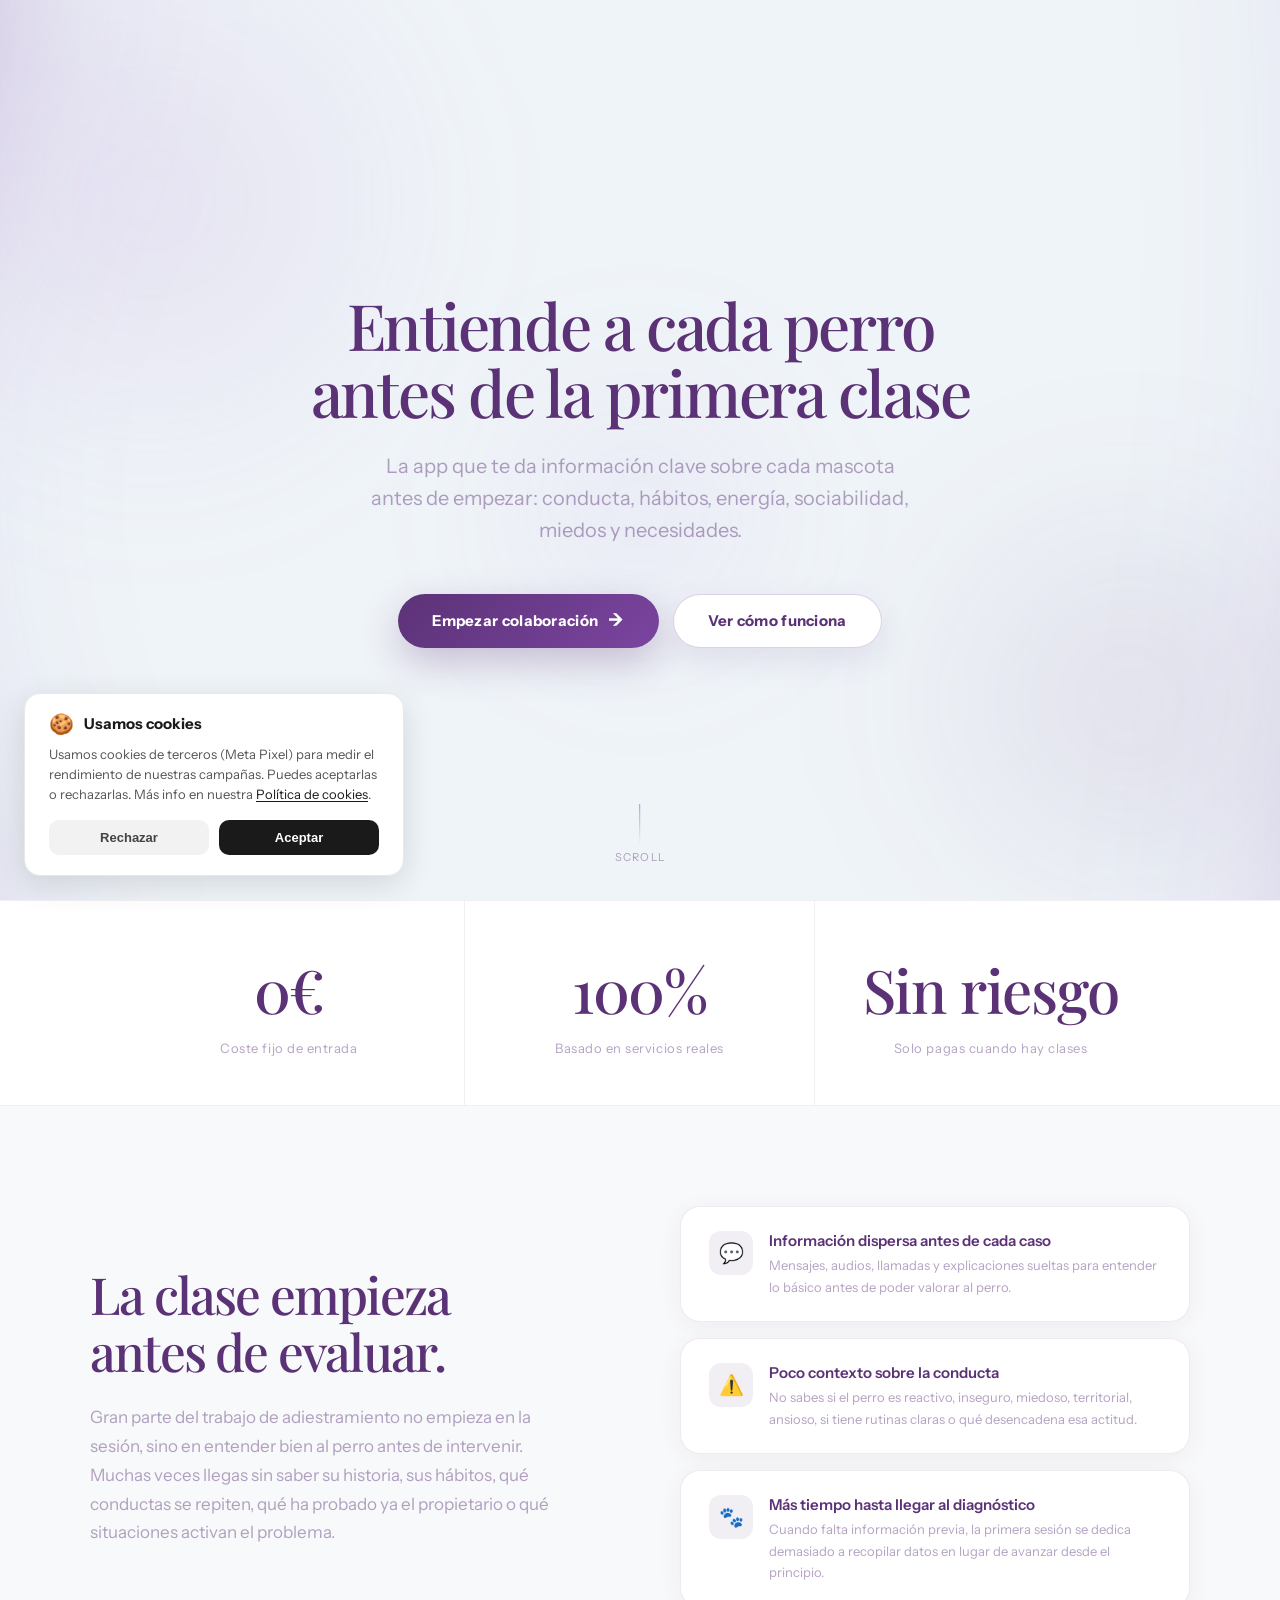
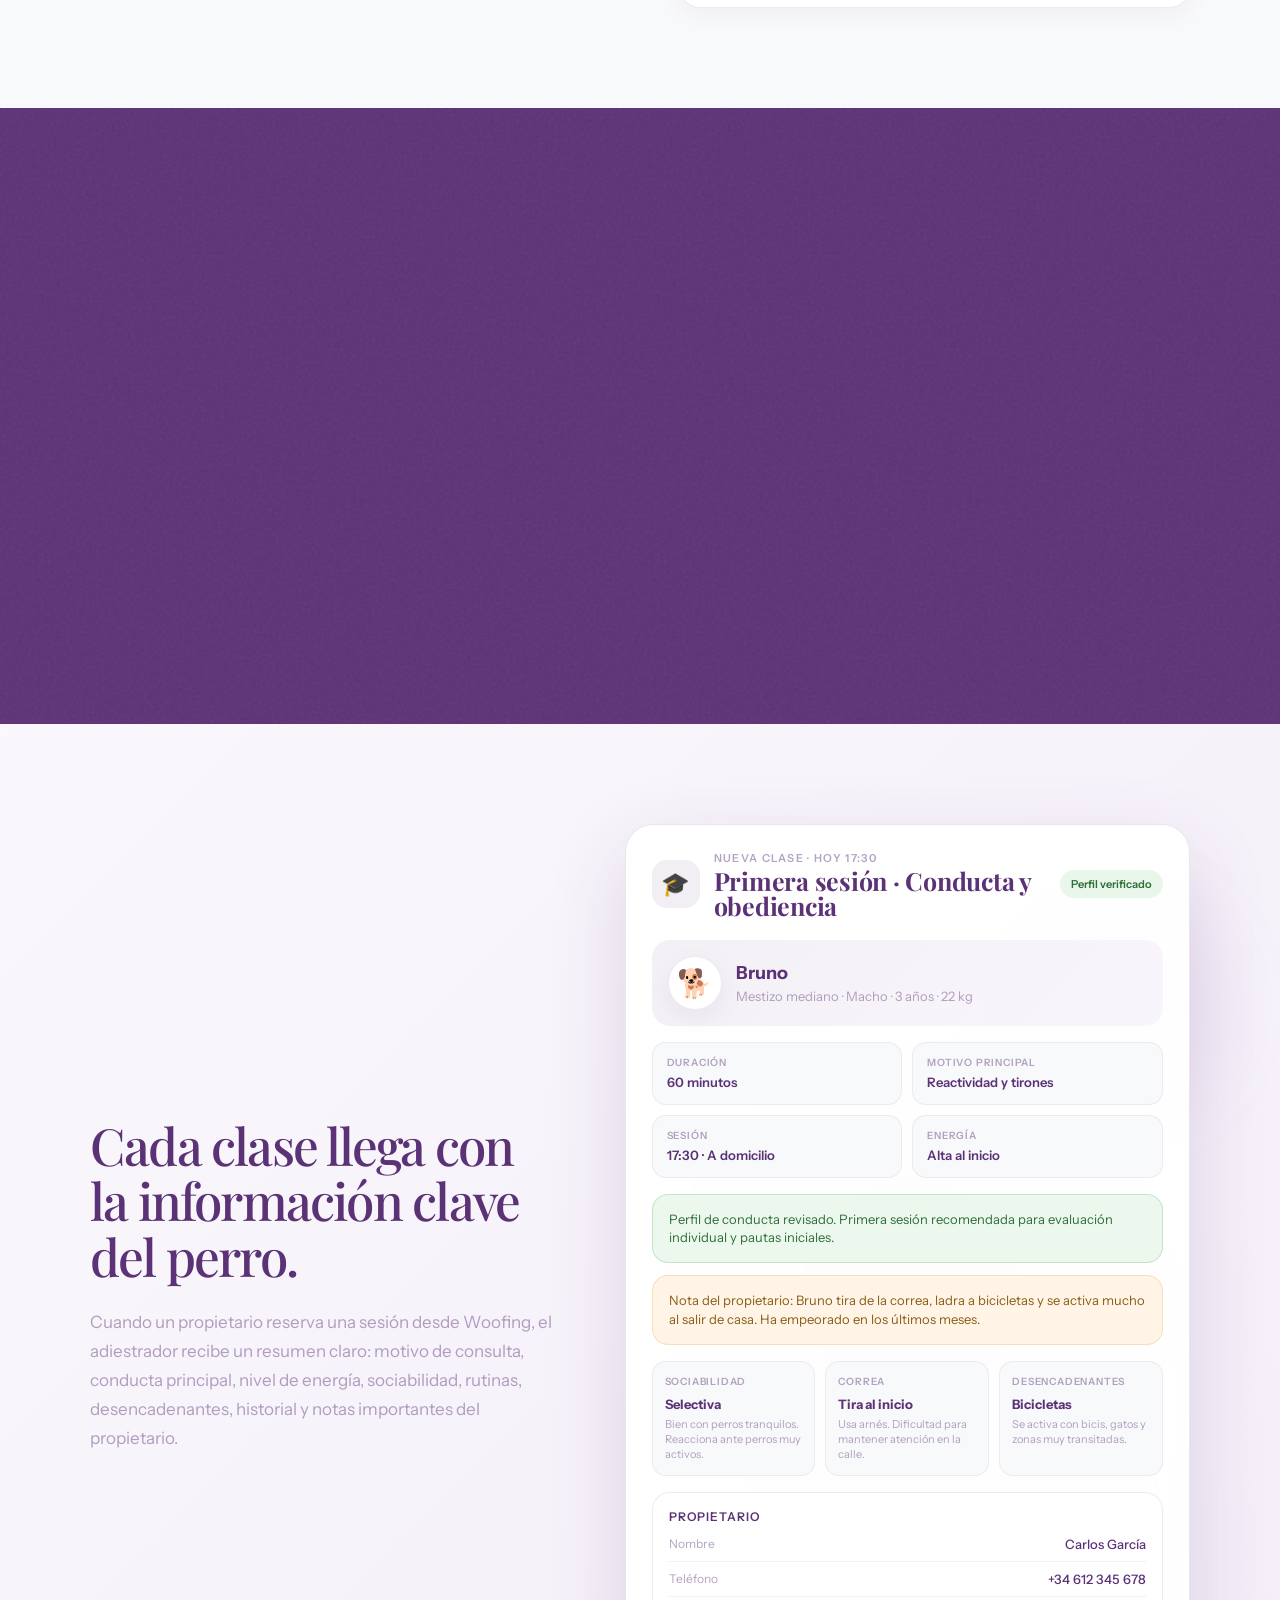
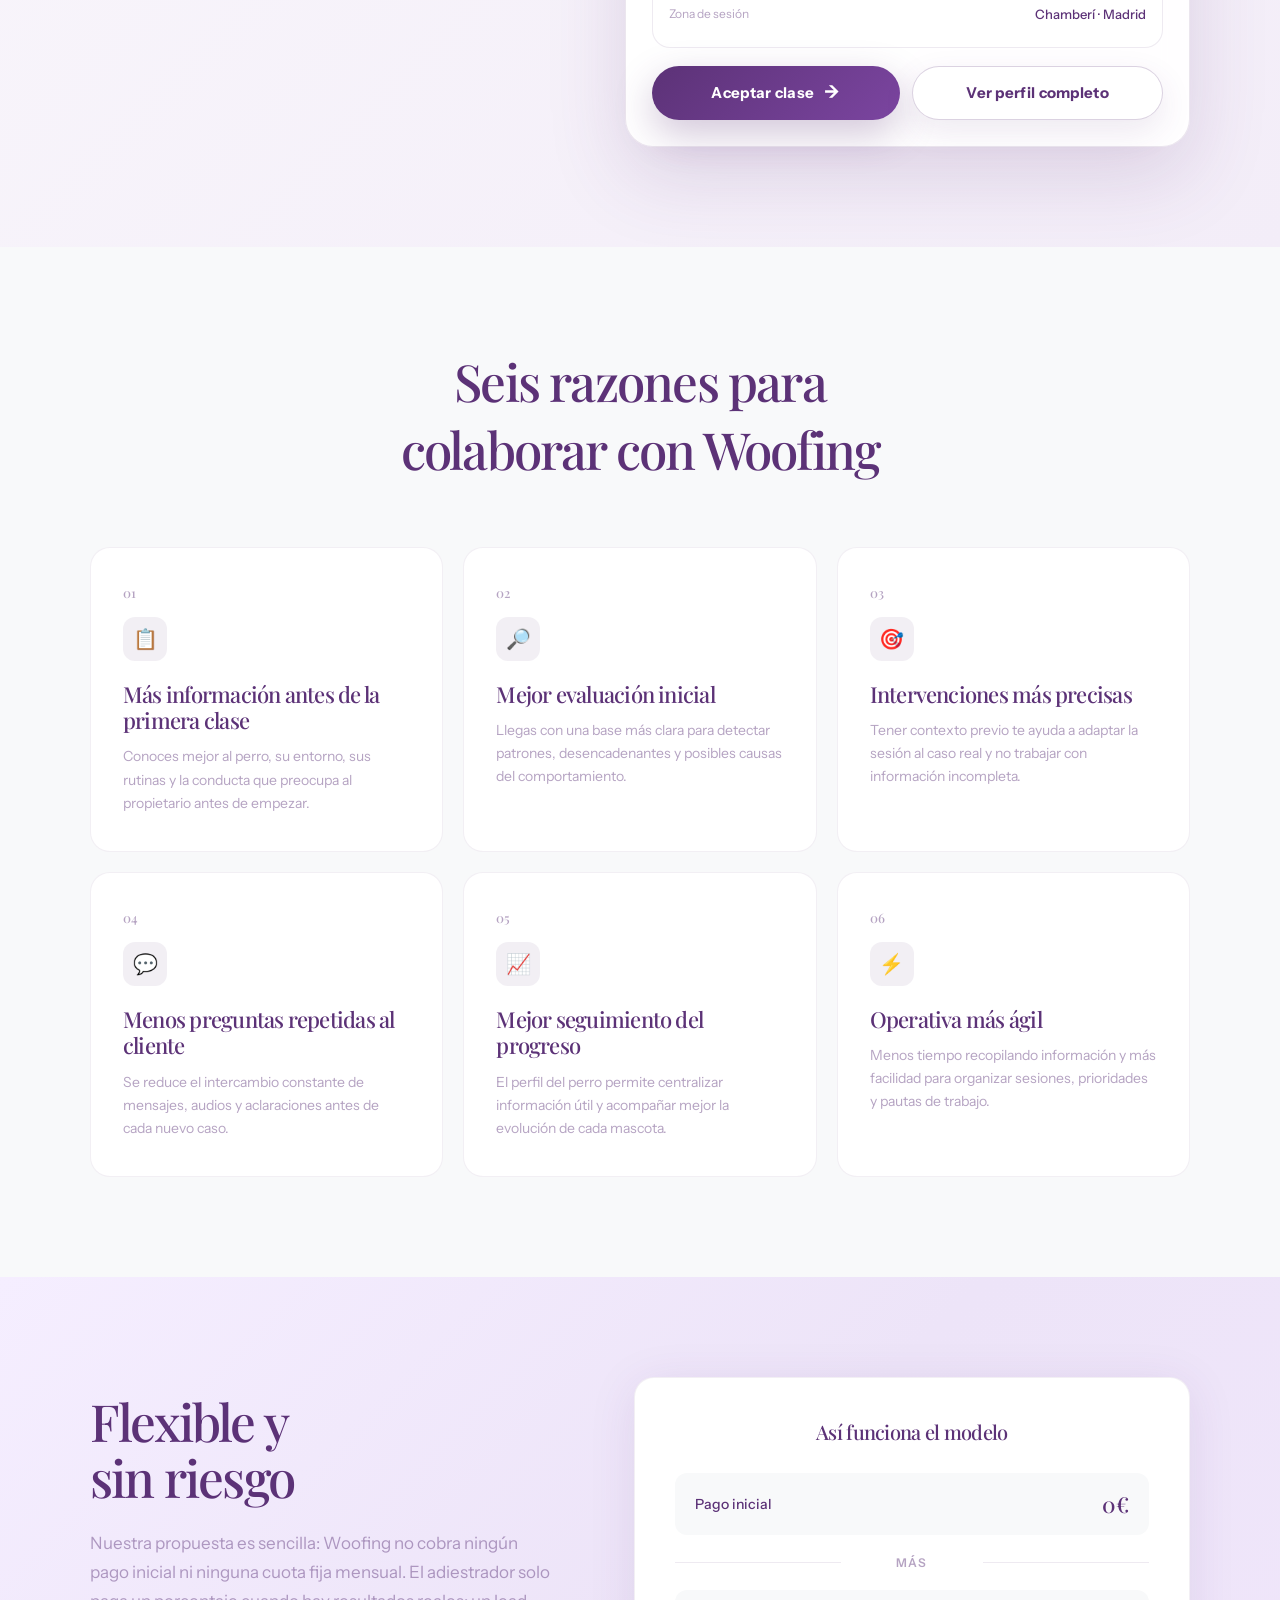
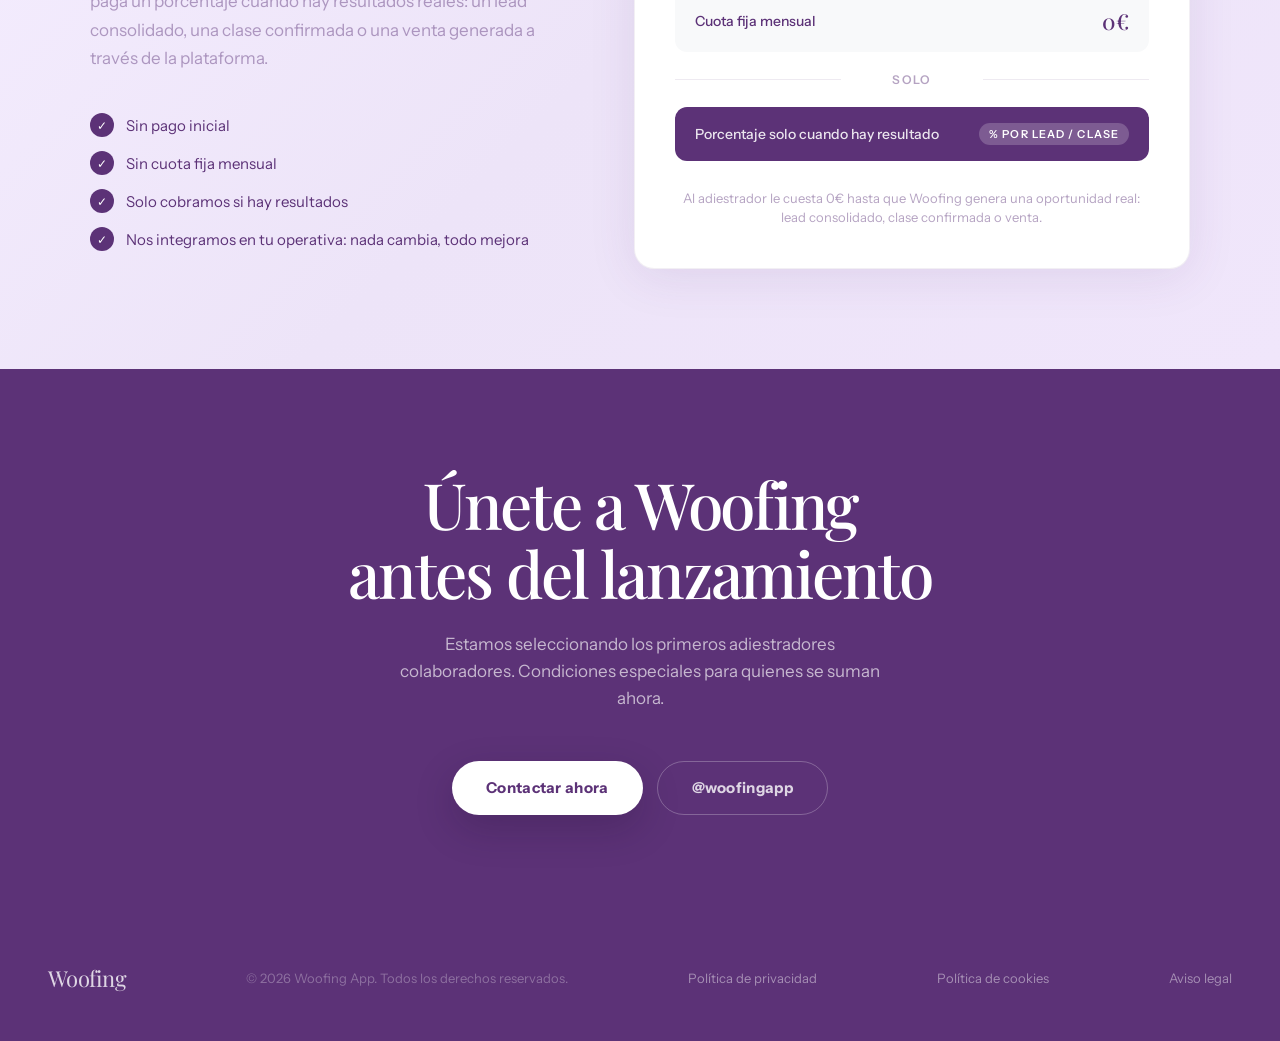
<file: adiestradores.html>
<!DOCTYPE html>
<html lang="es">
<head>
<meta charset="UTF-8" />
<meta name="viewport" content="width=device-width, initial-scale=1.0" />
<title>Woofing — Adiestradores Pet</title>

<!-- Pixel gestionado por cookies.js tras consentimiento -->

<link rel="icon" type="image/png" href="IMAGES/favicon_circulo.png" />
<link rel="preconnect" href="https://fonts.googleapis.com" />
<link rel="preconnect" href="https://fonts.gstatic.com" crossorigin />
<link href="https://fonts.googleapis.com/css2?family=Instrument+Sans:wght@300;400;500;600;700&family=Playfair+Display:ital,wght@0,400;0,500;1,400;1,500&display=swap" rel="stylesheet" />

<link rel="stylesheet" href="cookies.css" />

<style>
*, *::before, *::after { box-sizing: border-box; margin: 0; padding: 0; }

:root {
  --purple: #5c3277;
  --purple-light: #7b45a0;
  --purple-pale: #f0e8f8;
  --purple-soft: rgba(92,50,119,0.08);
  --accent: #b388d4;
  --bg: #faf8fc;
  --white: #ffffff;
  --ink: #1a0d2e;
  --muted: rgba(92,50,119,0.45);
  --serif: 'Playfair Display', Georgia, serif;
  --sans: 'Instrument Sans', sans-serif;
  --radius: 20px;
  --radius-sm: 12px;
}

html { scroll-behavior: smooth; }

body {
  font-family: var(--sans);
  background: var(--bg);
  color: var(--ink);
  -webkit-font-smoothing: antialiased;
  overflow-x: hidden;
}

body::before {
  content: '';
  position: fixed;
  inset: 0;
  background-image: url("data:image/svg+xml,%3Csvg viewBox='0 0 256 256' xmlns='http://www.w3.org/2000/svg'%3E%3Cfilter id='n'%3E%3CfeTurbulence type='fractalNoise' baseFrequency='0.9' numOctaves='4' stitchTiles='stitch'/%3E%3C/filter%3E%3Crect width='100%25' height='100%25' filter='url(%23n)' opacity='0.04'/%3E%3C/svg%3E");
  pointer-events: none;
  z-index: 0;
  opacity: 0.4;
}

/* ── NAV ── */
.nav {
  position: fixed;
  top: 0;
  left: 0;
  right: 0;
  z-index: 100;
  padding: 14px 48px;
  display: flex;
  align-items: center;
  justify-content: space-between;
  background: rgba(250,248,252,0.88);
  backdrop-filter: blur(16px);
  border-bottom: 1px solid rgba(92,50,119,0.08);
  transition: all 0.3s ease;
}

.nav__logo img {
  height: 40px;
  width: auto;
  object-fit: contain;
  display: block;
}

.nav__right {
  display: flex;
  align-items: center;
  gap: 20px;
}

.lang-switch {
  display: flex;
  align-items: center;
  gap: 8px;
  font-family: var(--sans);
  font-size: 13px;
  letter-spacing: 0.08em;
  text-transform: uppercase;
}

.lang-switch__btn {
  background: none;
  border: none;
  color: var(--purple);
  cursor: pointer;
  font: inherit;
  opacity: 0.4;
  transition: opacity 0.2s;
}

.lang-switch__btn.active {
  opacity: 1;
  font-weight: 600;
}

.lang-switch__btn:hover { opacity: 0.75; }

.lang-switch__divider {
  opacity: 0.3;
  color: var(--purple);
}

.nav__pill {
  background: var(--purple);
  color: #fff;
  font-family: var(--sans);
  font-size: 13px;
  font-weight: 500;
  letter-spacing: 0.05em;
  text-transform: uppercase;
  padding: 9px 22px;
  border-radius: 100px;
  border: none;
  cursor: pointer;
  text-decoration: none;
  transition: opacity 0.2s, transform 0.15s;
}

.nav__pill:hover {
  opacity: 0.82;
  transform: translateY(-1px);
}

/* ── HERO ── */
.hero {
  min-height: 100vh;
  display: flex;
  flex-direction: column;
  align-items: center;
  justify-content: center;
  text-align: center;
  padding: 120px 24px 80px;
  position: relative;
  overflow: hidden;
}

.hero__bg-blob {
  position: absolute;
  border-radius: 50%;
  filter: blur(80px);
  pointer-events: none;
  z-index: 0;
}

.hero__bg-blob--1 {
  width: 600px;
  height: 600px;
  background: radial-gradient(circle, rgba(180,130,210,0.18) 0%, transparent 70%);
  top: -100px;
  left: -150px;
  animation: blobFloat1 12s ease-in-out infinite;
}

.hero__bg-blob--2 {
  width: 500px;
  height: 500px;
  background: radial-gradient(circle, rgba(92,50,119,0.12) 0%, transparent 70%);
  bottom: -50px;
  right: -100px;
  animation: blobFloat2 14s ease-in-out infinite;
}

.hero__bg-blob--3 {
  width: 300px;
  height: 300px;
  background: radial-gradient(circle, rgba(179,136,212,0.15) 0%, transparent 70%);
  top: 40%;
  left: 50%;
  transform: translateX(-50%);
  animation: blobFloat3 10s ease-in-out infinite;
}

@keyframes blobFloat1 {
  0%,100% { transform: translate(0,0) scale(1); }
  50% { transform: translate(40px,30px) scale(1.05); }
}

@keyframes blobFloat2 {
  0%,100% { transform: translate(0,0) scale(1); }
  50% { transform: translate(-30px,-40px) scale(1.08); }
}

@keyframes blobFloat3 {
  0%,100% { transform: translateX(-50%) scale(1); }
  50% { transform: translateX(-50%) scale(1.12); }
}

.hero__eyebrow {
  position: relative;
  z-index: 1;
  display: inline-flex;
  align-items: center;
  gap: 8px;
  background: var(--purple-soft);
  border: 1px solid rgba(92,50,119,0.15);
  color: var(--purple);
  font-size: 12px;
  font-weight: 600;
  letter-spacing: 0.12em;
  text-transform: uppercase;
  padding: 7px 16px;
  border-radius: 100px;
  margin-bottom: 32px;
  opacity: 0;
  animation: fadeUp 0.7s 0.2s ease forwards;
}

.hero__eyebrow-dot {
  width: 6px;
  height: 6px;
  border-radius: 50%;
  background: var(--purple);
  animation: pulse 2s ease-in-out infinite;
}

@keyframes pulse {
  0%,100% { opacity: 1; transform: scale(1); }
  50% { opacity: 0.5; transform: scale(1.3); }
}

.hero__title {
  position: relative;
  z-index: 1;
  font-family: var(--serif);
  font-size: clamp(32px,5vw,68px);
  line-height: 1.04;
  color: var(--purple);
  letter-spacing: -0.02em;
  max-width: 800px;
  margin-bottom: 24px;
  opacity: 0;
  animation: fadeUp 0.8s 0.35s ease forwards;
}

.hero__title em {
  font-style: italic;
  color: var(--purple-light);
}

.hero__subtitle {
  position: relative;
  z-index: 1;
  font-size: clamp(16px,2vw,20px);
  font-weight: 300;
  color: var(--muted);
  max-width: 560px;
  line-height: 1.6;
  margin-bottom: 48px;
  opacity: 0;
  animation: fadeUp 0.8s 0.5s ease forwards;
}

.hero__cta-group {
  position: relative;
  z-index: 1;
  display: flex;
  gap: 14px;
  align-items: center;
  flex-wrap: wrap;
  justify-content: center;
  opacity: 0;
  animation: fadeUp 0.8s 0.65s ease forwards;
}

.btn-primary {
  background: var(--purple);
  color: #fff;
  font-family: var(--sans);
  font-weight: 500;
  font-size: 15px;
  padding: 16px 36px;
  border-radius: 100px;
  border: none;
  cursor: pointer;
  text-decoration: none;
  transition: opacity 0.2s, transform 0.2s, box-shadow 0.2s;
  box-shadow: 0 8px 32px rgba(92,50,119,0.25);
  display: inline-block;
}

.btn-primary:hover {
  opacity: 0.88;
  transform: translateY(-2px);
  box-shadow: 0 16px 40px rgba(92,50,119,0.3);
}

.btn-secondary {
  color: var(--purple);
  font-family: var(--sans);
  font-weight: 500;
  font-size: 15px;
  padding: 16px 24px;
  border-radius: 100px;
  border: 1.5px solid rgba(92,50,119,0.2);
  background: transparent;
  cursor: pointer;
  text-decoration: none;
  transition: border-color 0.2s, background 0.2s;
  display: inline-block;
}

.btn-secondary:hover {
  border-color: var(--purple);
  background: var(--purple-soft);
}

.hero__scroll-hint {
  position: absolute;
  bottom: 36px;
  left: 50%;
  transform: translateX(-50%);
  z-index: 1;
  display: flex;
  flex-direction: column;
  align-items: center;
  gap: 6px;
  color: var(--muted);
  font-size: 11px;
  letter-spacing: 0.1em;
  text-transform: uppercase;
  animation: fadeIn 1s 1.2s ease forwards;
  opacity: 0;
}

.hero__scroll-line {
  width: 1px;
  height: 40px;
  background: linear-gradient(to bottom,var(--accent),transparent);
  animation: scrollLine 1.8s ease-in-out infinite;
}

@keyframes scrollLine {
  0%,100% { opacity: 0.4; transform: scaleY(1); }
  50% { opacity: 1; transform: scaleY(1.2); }
}

@keyframes fadeUp {
  from { opacity: 0; transform: translateY(24px); }
  to { opacity: 1; transform: translateY(0); }
}

@keyframes fadeIn {
  from { opacity: 0; }
  to { opacity: 1; }
}

/* ── GENERAL ── */
.section {
  padding: 100px 24px;
  position: relative;
  z-index: 1;
}

.section-inner {
  max-width: 1100px;
  margin: 0 auto;
}

.section__label {
  display: inline-flex;
  align-items: center;
  gap: 8px;
  font-size: 11px;
  font-weight: 600;
  letter-spacing: 0.14em;
  text-transform: uppercase;
  color: var(--purple);
  opacity: 0.55;
  margin-bottom: 20px;
}

.section__label::before {
  content: '';
  width: 24px;
  height: 1px;
  background: currentColor;
  display: inline-block;
}

/* ── PROBLEM ── */
.problem-layout {
  display: grid;
  grid-template-columns: 1fr 1fr;
  gap: 80px;
  align-items: center;
}

.problem__heading {
  font-family: var(--serif);
  font-size: clamp(32px,4vw,54px);
  line-height: 1.1;
  color: var(--purple);
  letter-spacing: -0.02em;
  margin-bottom: 24px;
}

.problem__heading em {
  font-style: italic;
  color: var(--purple-light);
}

.problem__body {
  font-size: 17px;
  font-weight: 300;
  line-height: 1.7;
  color: var(--muted);
  max-width: 460px;
}

.problem__visual {
  position: relative;
  display: flex;
  flex-direction: column;
  gap: 16px;
}

.problem-card {
  background: var(--white);
  border: 1px solid rgba(92,50,119,0.1);
  border-radius: var(--radius);
  padding: 24px 28px;
  display: flex;
  align-items: flex-start;
  gap: 16px;
  box-shadow: 0 4px 24px rgba(92,50,119,0.06);
  transition: transform 0.3s ease, box-shadow 0.3s ease;
  opacity: 0;
  transform: translateX(30px);
}

.problem-card:hover {
  transform: translateX(4px) !important;
  box-shadow: 0 8px 32px rgba(92,50,119,0.12);
}

.problem-card.visible {
  opacity: 1;
  transform: translateX(0);
  transition: opacity 0.6s ease, transform 0.6s ease, box-shadow 0.3s ease;
}

.problem-card:nth-child(2) { transition-delay: 0.12s !important; }
.problem-card:nth-child(3) { transition-delay: 0.24s !important; }

.problem-card__icon {
  width: 44px;
  height: 44px;
  min-width: 44px;
  border-radius: 12px;
  background: var(--purple-soft);
  display: flex;
  align-items: center;
  justify-content: center;
  font-size: 20px;
}

.problem-card__text strong {
  display: block;
  font-size: 15px;
  font-weight: 600;
  color: var(--purple);
  margin-bottom: 4px;
}

.problem-card__text span {
  font-size: 13px;
  font-weight: 300;
  color: var(--muted);
  line-height: 1.5;
}

/* ── SOLUTION ── */
.solution-section {
  background: var(--purple);
  color: #fff;
  position: relative;
  overflow: hidden;
}

.solution-section::before {
  content: '';
  position: absolute;
  inset: 0;
  background: url("data:image/svg+xml,%3Csvg viewBox='0 0 256 256' xmlns='http://www.w3.org/2000/svg'%3E%3Cfilter id='n'%3E%3CfeTurbulence type='fractalNoise' baseFrequency='0.75' numOctaves='4' stitchTiles='stitch'/%3E%3C/filter%3E%3Crect width='100%25' height='100%25' filter='url(%23n)' opacity='0.07'/%3E%3C/svg%3E");
  pointer-events: none;
}

.solution-section .section__label {
  color: rgba(255,255,255,0.5);
}

.solution-section .section__label::before {
  background: rgba(255,255,255,0.4);
}

.solution__grid {
  display: grid;
  grid-template-columns: 1fr 1fr;
  gap: 56px;
  align-items: start;
}

.solution__col-title {
  font-family: var(--serif);
  font-size: clamp(28px,3.5vw,48px);
  line-height: 1.12;
  letter-spacing: -0.02em;
  color: #fff;
  margin-bottom: 40px;
}

.solution__col-title em {
  font-style: italic;
  color: var(--accent);
}

.solution-block {
  padding: 28px 0;
  border-top: 1px solid rgba(255,255,255,0.12);
}

.solution-block:last-child {
  border-bottom: 1px solid rgba(255,255,255,0.12);
}

.solution-block__eyebrow {
  font-size: 11px;
  font-weight: 600;
  letter-spacing: 0.12em;
  text-transform: uppercase;
  color: var(--accent);
  margin-bottom: 10px;
}

.solution-block__title {
  font-family: var(--serif);
  font-size: 22px;
  color: #fff;
  margin-bottom: 10px;
}

.solution-block__body {
  font-size: 15px;
  font-weight: 300;
  line-height: 1.65;
  color: rgba(255,255,255,0.65);
}

/* ── DEMO ADIESTRAMIENTO ── */
.walk-demo-section {
  background: linear-gradient(135deg, #faf8fc 0%, #f3edf8 100%);
  overflow: hidden;
}

.walk-demo-layout {
  display: grid;
  grid-template-columns: 0.9fr 1.1fr;
  gap: 72px;
  align-items: center;
}

.walk-demo-title {
  font-family: var(--serif);
  font-size: clamp(32px, 4vw, 54px);
  line-height: 1.08;
  color: var(--purple);
  letter-spacing: -0.02em;
  margin-bottom: 24px;
}

.walk-demo-title em {
  font-style: italic;
  color: var(--purple-light);
}

.walk-demo-text {
  font-size: 17px;
  font-weight: 300;
  line-height: 1.7;
  color: var(--muted);
  max-width: 480px;
}

.walk-demo-visual {
  position: relative;
  min-height: 650px;
  display: flex;
  align-items: center;
  justify-content: center;
}

.walk-demo-visual::before {
  content: '';
  position: absolute;
  width: 540px;
  height: 540px;
  border-radius: 50%;
  background: radial-gradient(circle, rgba(92,50,119,0.16) 0%, transparent 68%);
  filter: blur(20px);
  animation: demoGlow 7s ease-in-out infinite;
}

.walk-demo-visual::after {
  content: '';
  position: absolute;
  width: 300px;
  height: 300px;
  right: -70px;
  top: 30px;
  border-radius: 50%;
  background: radial-gradient(circle, rgba(179,136,212,0.18) 0%, transparent 70%);
  filter: blur(28px);
  animation: demoGlowSmall 8s ease-in-out infinite;
}

@keyframes demoGlow {
  0%, 100% { transform: scale(1); opacity: 0.65; }
  50% { transform: scale(1.08); opacity: 1; }
}

@keyframes demoGlowSmall {
  0%, 100% { transform: translate(0,0) scale(1); opacity: 0.5; }
  50% { transform: translate(-20px,18px) scale(1.1); opacity: 0.85; }
}

.walk-notification-card {
  position: relative;
  z-index: 1;
  width: 100%;
  max-width: 620px;
  background: rgba(255,255,255,0.94);
  border: 1px solid rgba(92,50,119,0.12);
  border-radius: 28px;
  padding: 26px;
  box-shadow: 0 28px 80px rgba(92,50,119,0.16);
  backdrop-filter: blur(18px);
  animation: notificationFloat 5.5s ease-in-out infinite;
}

@keyframes notificationFloat {
  0%, 100% { transform: translateY(0); }
  50% { transform: translateY(-12px); }
}

.walk-notification-top {
  display: grid;
  grid-template-columns: auto 1fr auto;
  gap: 14px;
  align-items: center;
  margin-bottom: 22px;
}

.walk-notification-icon {
  width: 48px;
  height: 48px;
  border-radius: 15px;
  background: var(--purple-soft);
  color: var(--purple);
  display: flex;
  align-items: center;
  justify-content: center;
  font-size: 23px;
}

.walk-notification-kicker {
  font-size: 11px;
  font-weight: 600;
  color: var(--muted);
  letter-spacing: 0.12em;
  text-transform: uppercase;
  margin-bottom: 3px;
}

.walk-notification-title {
  font-family: var(--serif);
  font-size: 25px;
  line-height: 1;
  color: var(--purple);
  letter-spacing: -0.01em;
}

.walk-notification-status {
  font-size: 11px;
  font-weight: 600;
  color: #2f6f38;
  background: #e8f7ea;
  padding: 7px 11px;
  border-radius: 100px;
  white-space: nowrap;
}

.walk-notification-patient {
  display: flex;
  align-items: center;
  gap: 14px;
  padding: 16px;
  border-radius: 18px;
  background: linear-gradient(135deg, rgba(92,50,119,0.07), rgba(179,136,212,0.08));
  margin-bottom: 16px;
}

.walk-avatar {
  width: 54px;
  height: 54px;
  min-width: 54px;
  border-radius: 50%;
  background: #fff;
  border: 1px solid rgba(92,50,119,0.1);
  display: flex;
  align-items: center;
  justify-content: center;
  font-size: 28px;
  box-shadow: 0 8px 24px rgba(92,50,119,0.08);
}

.walk-notification-patient strong {
  display: block;
  font-size: 18px;
  color: var(--purple);
  margin-bottom: 4px;
}

.walk-notification-patient span {
  display: block;
  font-size: 13px;
  color: var(--muted);
}

.walk-service-grid {
  display: grid;
  grid-template-columns: repeat(2, 1fr);
  gap: 10px;
  margin-bottom: 16px;
}

.walk-service-grid div {
  background: var(--bg);
  border: 1px solid rgba(92,50,119,0.08);
  border-radius: 14px;
  padding: 13px 14px;
}

.walk-service-grid span {
  display: block;
  font-size: 10px;
  font-weight: 600;
  color: var(--muted);
  letter-spacing: 0.08em;
  text-transform: uppercase;
  margin-bottom: 5px;
}

.walk-service-grid strong {
  display: block;
  font-size: 13px;
  font-weight: 600;
  color: var(--purple);
  line-height: 1.3;
}

.walk-confirmation {
  border-radius: 16px;
  background: #ecf8ed;
  border: 1px solid rgba(98,169,106,0.28);
  padding: 15px 16px;
  margin-bottom: 12px;
  color: #2f6f38;
  font-size: 13px;
  line-height: 1.45;
}

.walk-note {
  border-radius: 16px;
  background: #fff4e6;
  border: 1px solid rgba(217,154,48,0.24);
  padding: 15px 16px;
  margin-bottom: 16px;
  color: #8a5d17;
  font-size: 13px;
  line-height: 1.45;
}

.walk-alerts {
  display: grid;
  grid-template-columns: repeat(3, 1fr);
  gap: 10px;
  margin-bottom: 16px;
}

.walk-alert {
  border-radius: 14px;
  padding: 13px 12px;
  min-height: 112px;
  background: var(--bg);
  border: 1px solid rgba(92,50,119,0.08);
}

.walk-alert span {
  display: block;
  font-size: 10px;
  font-weight: 600;
  color: var(--muted);
  letter-spacing: 0.08em;
  text-transform: uppercase;
  margin-bottom: 8px;
}

.walk-alert strong {
  display: block;
  font-size: 13px;
  color: var(--purple);
  line-height: 1.25;
  margin-bottom: 5px;
}

.walk-alert small {
  display: block;
  font-size: 11px;
  color: var(--muted);
  line-height: 1.35;
}

.walk-owner-card {
  border: 1px solid rgba(92,50,119,0.1);
  border-radius: 18px;
  padding: 16px;
  background: #fff;
  margin-bottom: 18px;
}

.walk-owner-card p {
  font-size: 12px;
  font-weight: 600;
  color: var(--purple);
  letter-spacing: 0.08em;
  text-transform: uppercase;
  margin-bottom: 12px;
}

.walk-owner-row {
  display: grid;
  grid-template-columns: 1fr auto;
  gap: 12px;
  padding: 9px 0;
  border-top: 1px solid rgba(92,50,119,0.07);
}

.walk-owner-row:first-of-type {
  border-top: none;
  padding-top: 0;
}

.walk-owner-row span {
  font-size: 12px;
  color: var(--muted);
}

.walk-owner-row strong {
  font-size: 13px;
  font-weight: 500;
  color: var(--purple);
  text-align: right;
}

.walk-notification-actions {
  display: flex;
  align-items: center;
  gap: 12px;
}

.walk-notification-actions button {
  flex: 1;
  background: var(--purple);
  color: #fff;
  border: none;
  border-radius: 14px;
  padding: 14px 18px;
  font-family: var(--sans);
  font-size: 14px;
  font-weight: 600;
  cursor: pointer;
  box-shadow: 0 10px 30px rgba(92,50,119,0.2);
  transition: opacity 0.2s, transform 0.2s;
}

.walk-notification-actions button:hover {
  opacity: 0.88;
  transform: translateY(-1px);
}

.walk-notification-actions a {
  flex: 1;
  border: 1px solid rgba(92,50,119,0.18);
  color: var(--purple);
  background: rgba(92,50,119,0.04);
  border-radius: 14px;
  padding: 14px 18px;
  font-size: 14px;
  font-weight: 600;
  text-align: center;
  text-decoration: none;
  transition: background 0.2s, border-color 0.2s;
}

.walk-notification-actions a:hover {
  background: rgba(92,50,119,0.08);
  border-color: rgba(92,50,119,0.28);
}

/* ── BENEFITS ── */
.benefits-section { background: var(--bg); }

.benefits__title {
  font-family: var(--serif);
  font-size: clamp(32px,4vw,56px);
  color: var(--purple);
  text-align: center;
  margin-bottom: 64px;
  letter-spacing: -0.02em;
}

.benefits__title em {
  font-style: italic;
  color: var(--purple-light);
}

.benefits-grid {
  display: grid;
  grid-template-columns: repeat(3,1fr);
  gap: 20px;
}

.benefit-card {
  background: var(--white);
  border: 1px solid rgba(92,50,119,0.08);
  border-radius: var(--radius);
  padding: 36px 32px;
  position: relative;
  overflow: hidden;
  transition: transform 0.3s ease, box-shadow 0.3s ease, border-color 0.3s ease;
  opacity: 0;
  transform: translateY(20px);
  cursor: default;
}

.benefit-card.visible {
  opacity: 1;
  transform: translateY(0);
  transition: opacity 0.6s ease, transform 0.6s ease, box-shadow 0.3s ease, border-color 0.3s ease;
}

.benefit-card:hover {
  transform: translateY(-4px) !important;
  box-shadow: 0 16px 48px rgba(92,50,119,0.12);
  border-color: rgba(92,50,119,0.2);
}

.benefit-card__num {
  font-family: var(--serif);
  font-size: 13px;
  color: var(--muted);
  margin-bottom: 16px;
  font-style: italic;
  display: block;
}

.benefit-card__icon {
  width: 44px;
  height: 44px;
  border-radius: 12px;
  background: var(--purple-soft);
  display: flex;
  align-items: center;
  justify-content: center;
  margin-bottom: 20px;
  font-size: 20px;
}

.benefit-card__title {
  font-family: var(--serif);
  font-size: 22px;
  color: var(--purple);
  margin-bottom: 12px;
  line-height: 1.2;
}

.benefit-card__body {
  font-size: 14px;
  font-weight: 300;
  line-height: 1.65;
  color: var(--muted);
}

/* ── RISK ── */
.risk-section {
  background: linear-gradient(135deg,#f5eeff 0%,#ede4f8 50%,#f0e6fb 100%);
  position: relative;
  overflow: hidden;
}

.risk-section::after {
  content: '';
  position: absolute;
  bottom: -60px;
  right: -60px;
  width: 300px;
  height: 300px;
  border-radius: 50%;
  background: rgba(92,50,119,0.06);
  pointer-events: none;
}

.risk-layout {
  display: grid;
  grid-template-columns: 1fr 1.2fr;
  gap: 80px;
  align-items: center;
}

.risk__heading {
  font-family: var(--serif);
  font-size: clamp(32px,4vw,54px);
  line-height: 1.08;
  color: var(--purple);
  letter-spacing: -0.02em;
  margin-bottom: 24px;
}

.risk__body {
  font-size: 17px;
  font-weight: 300;
  line-height: 1.7;
  color: var(--muted);
  margin-bottom: 40px;
}

.risk__checklist {
  list-style: none;
  display: flex;
  flex-direction: column;
  gap: 14px;
}

.risk__checklist li {
  display: flex;
  align-items: center;
  gap: 12px;
  font-size: 15px;
  font-weight: 400;
  color: var(--purple);
}

.risk__check {
  width: 24px;
  height: 24px;
  min-width: 24px;
  border-radius: 50%;
  background: var(--purple);
  display: flex;
  align-items: center;
  justify-content: center;
  color: #fff;
  font-size: 12px;
}

.risk-visual {
  background: var(--white);
  border-radius: var(--radius);
  padding: 40px;
  box-shadow: 0 8px 48px rgba(92,50,119,0.1);
  border: 1px solid rgba(92,50,119,0.08);
}

.risk-visual__title {
  font-family: var(--serif);
  font-size: 20px;
  color: var(--purple);
  margin-bottom: 28px;
  text-align: center;
}

.commission-visual {
  display: flex;
  flex-direction: column;
  gap: 20px;
}

.commission-row {
  display: flex;
  align-items: center;
  justify-content: space-between;
  padding: 16px 20px;
  border-radius: var(--radius-sm);
  background: var(--bg);
}

.commission-row--highlighted {
  background: var(--purple);
  color: #fff;
}

.commission-row__label {
  font-size: 14px;
  font-weight: 500;
  color: var(--purple);
}

.commission-row--highlighted .commission-row__label {
  color: rgba(255,255,255,0.88);
}

.commission-row__value {
  font-family: var(--serif);
  font-size: 22px;
  color: var(--purple);
  font-style: italic;
}

.commission-row--highlighted .commission-row__value {
  color: #fff;
}

.commission-row__badge {
  font-size: 11px;
  font-weight: 600;
  letter-spacing: 0.1em;
  text-transform: uppercase;
  background: rgba(255,255,255,0.2);
  padding: 4px 10px;
  border-radius: 100px;
  color: #fff;
  white-space: nowrap;
}

.commission-divider {
  text-align: center;
  font-size: 12px;
  font-weight: 600;
  letter-spacing: 0.1em;
  text-transform: uppercase;
  color: var(--muted);
  position: relative;
}

.commission-divider::before,
.commission-divider::after {
  content: '';
  position: absolute;
  top: 50%;
  width: 35%;
  height: 1px;
  background: rgba(92,50,119,0.1);
}

.commission-divider::before { left: 0; }
.commission-divider::after { right: 0; }

/* ── CTA ── */
.cta-section {
  background: var(--purple);
  text-align: center;
  position: relative;
  overflow: hidden;
}

.cta-section__logo-bg {
  position: absolute;
  top: 50%;
  left: 50%;
  transform: translate(-50%,-50%);
  pointer-events: none;
  z-index: 0;
  opacity: 0.06;
  width: min(600px,80vw);
}

.cta-section__logo-bg img {
  width: 100%;
  height: auto;
  filter: brightness(0) invert(1);
}

.cta__label {
  color: rgba(255,255,255,0.45);
}

.cta__label::before {
  background: rgba(255,255,255,0.4);
}

.cta__title {
  font-family: var(--serif);
  font-size: clamp(36px,5vw,68px);
  color: #fff;
  letter-spacing: -0.02em;
  line-height: 1.08;
  margin-bottom: 24px;
  position: relative;
  z-index: 1;
}

.cta__title em {
  font-style: italic;
  color: var(--accent);
}

.cta__subtitle {
  font-size: 17px;
  font-weight: 300;
  color: rgba(255,255,255,0.65);
  max-width: 480px;
  margin: 0 auto 48px;
  line-height: 1.6;
  position: relative;
  z-index: 1;
}

.cta__btns {
  display: flex;
  gap: 14px;
  justify-content: center;
  flex-wrap: wrap;
  position: relative;
  z-index: 1;
}

.btn-white {
  background: #fff;
  color: var(--purple);
  font-family: var(--sans);
  font-weight: 600;
  font-size: 15px;
  padding: 16px 40px;
  border-radius: 100px;
  border: none;
  cursor: pointer;
  text-decoration: none;
  transition: opacity 0.2s, transform 0.2s;
  box-shadow: 0 8px 32px rgba(0,0,0,0.2);
  display: inline-block;
}

.btn-white:hover {
  opacity: 0.9;
  transform: translateY(-2px);
}

.btn-ghost {
  background: transparent;
  color: rgba(255,255,255,0.8);
  font-family: var(--sans);
  font-weight: 500;
  font-size: 15px;
  padding: 16px 28px;
  border-radius: 100px;
  border: 1.5px solid rgba(255,255,255,0.25);
  cursor: pointer;
  text-decoration: none;
  transition: border-color 0.2s, background 0.2s;
  display: inline-block;
}

.btn-ghost:hover {
  border-color: rgba(255,255,255,0.6);
  background: rgba(255,255,255,0.08);
}

/* ── STATS ── */
.stats-strip {
  border-top: 1px solid rgba(92,50,119,0.08);
  border-bottom: 1px solid rgba(92,50,119,0.08);
  background: var(--white);
  overflow: hidden;
}

.stats-inner {
  max-width: 1100px;
  margin: 0 auto;
  padding: 0 24px;
  display: grid;
  grid-template-columns: repeat(3,1fr);
}

.stat-item {
  padding: 48px 32px;
  text-align: center;
  border-right: 1px solid rgba(92,50,119,0.08);
}

.stat-item:last-child {
  border-right: none;
}

.stat-item__num {
  font-family: var(--serif);
  font-size: clamp(36px,5vw,60px);
  color: var(--purple);
  font-style: italic;
  display: block;
  margin-bottom: 8px;
  letter-spacing: -0.02em;
}

.stat-item__label {
  font-size: 13px;
  font-weight: 400;
  color: var(--muted);
  letter-spacing: 0.04em;
}

/* ── FOOTER ── */
.footer {
  background: var(--ink);
  padding: 48px;
  display: flex;
  align-items: center;
  justify-content: space-between;
  gap: 24px;
  flex-wrap: wrap;
}

.footer__brand {
  font-family: var(--serif);
  font-size: 22px;
  color: rgba(255,255,255,0.8);
  letter-spacing: -0.01em;
}

.footer__copy {
  font-size: 13px;
  color: rgba(255,255,255,0.3);
}

.footer__link {
  font-size: 13px;
  color: rgba(255,255,255,0.45);
  text-decoration: none;
  transition: color 0.2s;
}

.footer__link:hover {
  color: rgba(255,255,255,0.8);
}

/* ── REVEAL ── */
.reveal {
  opacity: 0;
  transform: translateY(28px);
  transition: opacity 0.7s ease, transform 0.7s ease;
}

.reveal.visible {
  opacity: 1;
  transform: translateY(0);
}

/* ── MODAL ── */
.modal-overlay {
  position: fixed;
  inset: 0;
  background: rgba(26,13,46,0.55);
  backdrop-filter: blur(6px);
  z-index: 200;
  display: flex;
  align-items: center;
  justify-content: center;
  padding: 24px;
  opacity: 0;
  pointer-events: none;
  transition: opacity 0.3s ease;
}

.modal-overlay.active {
  opacity: 1;
  pointer-events: all;
}

.modal {
  background: var(--white);
  border-radius: 24px;
  padding: 48px 44px 44px;
  width: 100%;
  max-width: 580px;
  max-height: 90vh;
  overflow-y: auto;
  position: relative;
  transform: translateY(24px) scale(0.97);
  transition: transform 0.35s cubic-bezier(0.34,1.56,0.64,1);
  box-shadow: 0 32px 80px rgba(26,13,46,0.2);
}

.modal-overlay.active .modal {
  transform: translateY(0) scale(1);
}

.modal__close {
  position: absolute;
  top: 18px;
  right: 22px;
  background: none;
  border: none;
  font-size: 26px;
  color: var(--purple);
  cursor: pointer;
  opacity: 0.35;
  line-height: 1;
  transition: opacity 0.2s;
}

.modal__close:hover {
  opacity: 0.9;
}

.modal__title {
  font-family: var(--serif);
  font-size: 30px;
  color: var(--purple);
  margin-bottom: 8px;
  letter-spacing: -0.01em;
}

.modal__subtitle {
  font-size: 15px;
  font-weight: 300;
  color: var(--muted);
  line-height: 1.5;
  margin-bottom: 32px;
}

.form__grid {
  display: grid;
  grid-template-columns: 1fr 1fr;
  gap: 14px;
  margin-bottom: 14px;
}

.form__group {
  display: flex;
  flex-direction: column;
  gap: 6px;
}

.form__group--full {
  grid-column: 1/-1;
}

.form__label {
  font-size: 11px;
  font-weight: 600;
  letter-spacing: 0.1em;
  text-transform: uppercase;
  color: var(--purple);
  opacity: 0.6;
}

.form__input,
.form__select,
.form__textarea {
  font-family: var(--sans);
  font-size: 15px;
  color: var(--purple);
  background: var(--bg);
  border: 1.5px solid rgba(92,50,119,0.15);
  border-radius: 10px;
  padding: 13px 16px;
  outline: none;
  transition: border-color 0.2s, box-shadow 0.2s;
  width: 100%;
  appearance: none;
  -webkit-appearance: none;
}

.form__input::placeholder,
.form__textarea::placeholder {
  color: rgba(92,50,119,0.3);
}

.form__input:focus,
.form__select:focus,
.form__textarea:focus {
  border-color: var(--purple);
  box-shadow: 0 0 0 3px rgba(92,50,119,0.08);
}

.form__select {
  cursor: pointer;
  background-image: url("data:image/svg+xml,%3Csvg xmlns='http://www.w3.org/2000/svg' width='12' height='8' viewBox='0 0 12 8'%3E%3Cpath d='M1 1l5 5 5-5' stroke='%235c3277' stroke-width='1.5' fill='none' stroke-linecap='round'/%3E%3C/svg%3E");
  background-repeat: no-repeat;
  background-position: right 16px center;
  background-color: var(--bg);
  padding-right: 40px;
}

.form__textarea {
  resize: vertical;
  min-height: 120px;
  line-height: 1.5;
}

.form__privacy {
  display: flex;
  align-items: flex-start;
  gap: 10px;
  margin: 16px 0;
  cursor: pointer;
}

.form__privacy input[type="checkbox"] {
  appearance: none;
  -webkit-appearance: none;
  width: 18px;
  height: 18px;
  min-width: 18px;
  border: 1.5px solid rgba(92,50,119,0.3);
  border-radius: 5px;
  background: #fff;
  cursor: pointer;
  margin-top: 1px;
  transition: border-color 0.2s, background 0.2s;
  position: relative;
}

.form__privacy input[type="checkbox"]:checked {
  background: var(--purple);
  border-color: var(--purple);
}

.form__privacy input[type="checkbox"]:checked::after {
  content: '';
  position: absolute;
  left: 4px;
  top: 1px;
  width: 6px;
  height: 10px;
  border: 2px solid #fff;
  border-top: none;
  border-left: none;
  transform: rotate(45deg);
}

.form__privacy-text {
  font-size: 13px;
  color: var(--purple);
  opacity: 0.75;
  line-height: 1.5;
}

.form__privacy-text a {
  text-decoration: underline;
  color: inherit;
}

.form__submit {
  width: 100%;
  background: var(--purple);
  color: #fff;
  font-family: var(--sans);
  font-weight: 500;
  font-size: 15px;
  padding: 16px;
  border-radius: 12px;
  border: none;
  cursor: pointer;
  letter-spacing: 0.02em;
  transition: opacity 0.2s, transform 0.15s;
  margin-top: 4px;
}

.form__submit:hover {
  opacity: 0.85;
  transform: translateY(-1px);
}

.form__submit:disabled {
  opacity: 0.6;
  cursor: not-allowed;
  transform: none;
}

.form__message {
  font-size: 13px;
  font-weight: 500;
  min-height: 20px;
  margin-top: 8px;
  text-align: center;
}

/* ── RESPONSIVE ── */
@media(max-width:900px) {
  .nav { padding: 14px 24px; }

  .problem-layout,
  .solution__grid,
  .risk-layout,
  .walk-demo-layout {
    grid-template-columns: 1fr;
    gap: 48px;
  }

  .walk-demo-visual {
    min-height: auto;
  }

  .benefits-grid {
    grid-template-columns: 1fr 1fr;
  }

  .stats-inner {
    grid-template-columns: 1fr;
  }

  .stat-item {
    border-right: none;
    border-bottom: 1px solid rgba(92,50,119,0.08);
    padding: 32px;
  }

  .stat-item:last-child {
    border-bottom: none;
  }

  .footer {
    padding: 32px 24px;
    flex-direction: column;
    align-items: flex-start;
  }

  .modal {
    padding: 36px 28px 32px;
  }

  .form__grid {
    grid-template-columns: 1fr;
  }

  .form__group--full {
    grid-column: 1;
  }
}

@media(max-width:580px) {
  .benefits-grid {
    grid-template-columns: 1fr;
  }

  .hero__cta-group {
    flex-direction: column;
    width: 100%;
  }

  .btn-primary,
  .btn-secondary {
    width: 100%;
    text-align: center;
  }

  .cta__btns {
    flex-direction: column;
    align-items: center;
  }

  .btn-white,
  .btn-ghost {
    width: 100%;
    max-width: 320px;
    text-align: center;
  }

  .nav__logo img {
    height: 32px;
  }

  .nav__right {
    gap: 12px;
  }

  .nav__pill {
    padding: 8px 14px;
    font-size: 12px;
  }

  .walk-demo-section {
    padding-top: 80px;
    padding-bottom: 80px;
  }

  .walk-notification-card {
    padding: 20px;
    border-radius: 24px;
  }

  .walk-notification-top {
    grid-template-columns: auto 1fr;
  }

  .walk-notification-status {
    grid-column: 1 / -1;
    width: fit-content;
  }

  .walk-service-grid,
  .walk-alerts {
    grid-template-columns: 1fr;
  }

  .walk-owner-row {
    grid-template-columns: 1fr;
    gap: 4px;
  }

  .walk-owner-row strong {
    text-align: left;
  }

  .walk-notification-actions {
    flex-direction: column;
  }

  .walk-notification-actions button,
  .walk-notification-actions a {
    width: 100%;
  }

  .commission-row {
    flex-direction: column;
    align-items: flex-start;
    gap: 8px;
  }
}
/* =========================================================
   UNIFICACIÓN VISUAL CON EL INDEX DE WOOFING
   ========================================================= */
:root{--bg:#F8F9FA;--ink:#5c3277}

/* Header fino del index: oculto en el hero y visible al hacer scroll */
.header{
  width:100%;padding:10px 44px;background:#f8f9fa;
  position:fixed;top:0;left:0;right:0;z-index:100;
  border-bottom:1px solid rgba(92,50,119,.08);
  box-shadow:0 10px 30px rgba(92,50,119,.07);
  opacity:0;transform:translateY(-110%);pointer-events:none;
  transition:transform .28s ease,opacity .28s ease;
}
.header.header--visible{opacity:1;transform:translateY(0);pointer-events:auto}
.header .nav{
  width:100%;position:static;padding:0;display:flex;align-items:center;
  justify-content:space-between;gap:24px;background:transparent;
  backdrop-filter:none;border:0;box-shadow:none;
}
.logo-img{height:46px;width:auto;object-fit:contain;display:block}
.nav__controls{display:flex;align-items:center;gap:22px}
.nav__menu{display:flex;align-items:center}
.nav__link{
  padding:0;border:0;border-radius:0;background:none;box-shadow:none;
  font-family:var(--sans);font-size:13px;font-weight:500;line-height:1;
  letter-spacing:.1em;text-transform:uppercase;color:var(--purple);cursor:pointer;
  transition:opacity .2s;
}
.nav__link:hover{opacity:.55;transform:none}
.lang-switch__btn.active{font-weight:700}

/* Playfair uniforme, sin cursivas y con el morado de marca */
.hero__title,.problem__heading,.solution__col-title,.walk-demo-title,
.benefits__title,.risk__heading,.cta__title,.solution-block__title,
.benefit-card__title,.risk-visual__title,.modal__title{
  font-family:var(--serif);font-weight:500;font-style:normal;letter-spacing:-.035em;
}
.hero__title,.problem__heading,.walk-demo-title,.benefits__title,
.risk__heading,.solution-block__title,.benefit-card__title,
.risk-visual__title,.modal__title{color:var(--purple)}
.hero__title em,.problem__heading em,.solution__col-title em,
.walk-demo-title em,.benefits__title em,.cta__title em{font:inherit;color:inherit}
.stat-item__num,.benefit-card__num,.commission-row__value{font-style:normal;font-weight:500}

/* CTAs compartidos con el index */
.btn-primary,.walk-notification-actions button,.form__submit{
  display:inline-flex;align-items:center;justify-content:center;gap:10px;
  min-height:54px;padding:16px 34px;border:0;border-radius:999px;
  background:linear-gradient(135deg,var(--purple) 0%,var(--purple-light) 100%);
  color:#fff;font-family:var(--sans);font-size:15px;font-weight:700;
  letter-spacing:.02em;box-shadow:0 14px 38px rgba(92,50,119,.28);
  transition:opacity .2s,transform .18s,box-shadow .18s;
}
.btn-primary::after,.walk-notification-actions button::after{
  content:'→';font-size:18px;line-height:1;transform:translateY(-1px)
}
.btn-primary:hover,.walk-notification-actions button:hover,.form__submit:hover{
  opacity:.92;transform:translateY(-2px);box-shadow:0 20px 48px rgba(92,50,119,.34)
}
.btn-secondary,.walk-notification-actions a{
  display:inline-flex;align-items:center;justify-content:center;min-height:54px;
  padding:16px 34px;border:1.5px solid rgba(92,50,119,.22);border-radius:999px;
  background:#fff;color:var(--purple);font-family:var(--sans);font-size:15px;
  font-weight:700;letter-spacing:.02em;box-shadow:0 12px 32px rgba(92,50,119,.10);
}
.btn-secondary:hover,.walk-notification-actions a:hover{
  background:rgba(255,255,255,.86);box-shadow:0 18px 40px rgba(92,50,119,.16)
}
.btn-white,.btn-ghost{
  min-height:54px;border-radius:999px;font-family:var(--sans);
  font-size:15px;font-weight:700;letter-spacing:.02em;padding:16px 34px;
}
.btn-white{box-shadow:0 14px 38px rgba(26,13,46,.22)}

/* Fondos facilitados y detalles morados del index */
.hero{
  min-height:100svh;padding-top:120px;background-color:#f8f9fa;
  background-image:url('IMAGES/FONDO-WEB-LANDING-NADA.png');
  background-position:center center;background-size:cover;background-repeat:no-repeat;
}
.risk-section::after{display:none}

@media(max-width:900px){.header{padding:9px 24px}.logo-img{height:42px}}
@media(max-width:580px){
  .header{padding:8px 18px}.logo-img{height:38px}.nav__controls{gap:14px}
  .nav__link{font-size:11px;letter-spacing:.07em}
  .hero{
    min-height:100svh;padding-top:96px;
    background-image:url('IMAGES/LANDING-MOVIL-NADA.png');background-position:center center;
  }
}
</style>
</head>

<body>

<header class="header">
<nav class="nav" id="mainNav">
  <a href="index.html" aria-label="Woofing">
    <img src="IMAGES/LOGO_HORIZONTAL_PNG.png" alt="Woofing" class="logo-img" />
  </a>

  <div class="nav__controls">
    <div class="nav__menu">
      <button class="nav__link" id="openContactModal" data-i18n="nav_contact">Colaborar</button>
    </div>
    <div class="lang-switch" aria-label="Selector de idioma">
      <button class="lang-switch__btn active" id="langEs" type="button">ES</button>
      <span class="lang-switch__divider">|</span>
      <button class="lang-switch__btn" id="langEn" type="button">EN</button>
    </div>
  </div>
</nav>
</header>

<section class="hero">
  <div class="hero__bg-blob hero__bg-blob--1"></div>
  <div class="hero__bg-blob hero__bg-blob--2"></div>
  <div class="hero__bg-blob hero__bg-blob--3"></div>

  <h1 class="hero__title" data-i18n="hero_title">
    Entiende a cada perro<br />
    <em>antes de la primera clase</em>
  </h1>

  <p class="hero__subtitle" data-i18n="hero_subtitle">
    La app que te da información clave sobre cada mascota antes de empezar: conducta, hábitos, energía, sociabilidad, miedos y necesidades.
  </p>

  <div class="hero__cta-group">
    <button class="btn-primary" id="heroOpenContact" data-i18n="hero_cta_primary">Empezar colaboración</button>
    <a href="#demo-paseo" class="btn-secondary" data-i18n="hero_cta_secondary">Ver cómo funciona</a>
  </div>

  <div class="hero__scroll-hint">
    <div class="hero__scroll-line"></div>
    <span>scroll</span>
  </div>
</section>

<div class="stats-strip">
  <div class="stats-inner">
    <div class="stat-item reveal">
      <span class="stat-item__num">0€</span>
      <span class="stat-item__label" data-i18n="stat1">Coste fijo de entrada</span>
    </div>

    <div class="stat-item reveal" style="transition-delay:0.1s">
      <span class="stat-item__num">100%</span>
      <span class="stat-item__label" data-i18n="stat2">Basado en servicios reales</span>
    </div>

    <div class="stat-item reveal" style="transition-delay:0.2s">
      <span class="stat-item__num" data-i18n="stat3_num">Sin riesgo</span>
      <span class="stat-item__label" data-i18n="stat3">Solo pagas cuando hay clases</span>
    </div>
  </div>
</div>

<section class="section" id="problema">
  <div class="section-inner">
    <div class="problem-layout">
      <div>

        <h2 class="problem__heading reveal" style="transition-delay:0.1s" data-i18n="problem_heading">
          La clase empieza<br />
          <em>antes de evaluar.</em>
        </h2>

        <p class="problem__body reveal" style="transition-delay:0.2s" data-i18n="problem_body">
          Gran parte del trabajo de adiestramiento no empieza en la sesión, sino en entender bien al perro antes de intervenir. Muchas veces llegas sin saber su historia, sus hábitos, qué conductas se repiten, qué ha probado ya el propietario o qué situaciones activan el problema.
        </p>
      </div>

      <div class="problem__visual">
        <div class="problem-card">
          <div class="problem-card__icon">💬</div>
          <div class="problem-card__text">
            <strong data-i18n="prob1_title">Información dispersa antes de cada caso</strong>
            <span data-i18n="prob1_body">Mensajes, audios, llamadas y explicaciones sueltas para entender lo básico antes de poder valorar al perro.</span>
          </div>
        </div>

        <div class="problem-card">
          <div class="problem-card__icon">⚠️</div>
          <div class="problem-card__text">
            <strong data-i18n="prob2_title">Poco contexto sobre la conducta</strong>
            <span data-i18n="prob2_body">No sabes si el perro es reactivo, inseguro, miedoso, territorial, ansioso, si tiene rutinas claras o qué desencadena esa actitud.</span>
          </div>
        </div>

        <div class="problem-card">
          <div class="problem-card__icon">🐾</div>
          <div class="problem-card__text">
            <strong data-i18n="prob3_title">Más tiempo hasta llegar al diagnóstico</strong>
            <span data-i18n="prob3_body">Cuando falta información previa, la primera sesión se dedica demasiado a recopilar datos en lugar de avanzar desde el principio.</span>
          </div>
        </div>
      </div>
    </div>
  </div>
</section>

<section class="section solution-section">
  <div class="section-inner">

    <div class="solution__grid">
      <div>
        <h2 class="solution__col-title reveal" data-i18n="solution_title">
          El perfil del perro,<br />
          <em>disponible antes</em><br />
          de la primera clase.
        </h2>
      </div>

      <div>
        <div class="solution-block reveal">
          <div class="solution-block__eyebrow" data-i18n="sol_block1_eyebrow">Para el dueño</div>
          <div class="solution-block__title" data-i18n="sol_block1_title">Perfil real de su mascota</div>
          <p class="solution-block__body" data-i18n="sol_block1_body">
            El propietario registra en la app tamaño, edad, carácter, nivel de energía, sociabilidad, rutinas, miedos, hábitos, necesidades y conductas que quiere mejorar. Una vez en la app, ese perfil acompaña al perro en cada servicio.
          </p>
        </div>

        <div class="solution-block reveal" style="transition-delay:0.15s">
          <div class="solution-block__eyebrow" data-i18n="sol_block2_eyebrow">Para el adiestrador</div>
          <div class="solution-block__title" data-i18n="sol_block2_title">Llegas con contexto, no desde cero</div>
          <p class="solution-block__body" data-i18n="sol_block2_body">
            Antes de la primera sesión ya conoces mejor al perro: qué le pasa, cuándo ocurre, cómo responde el propietario y qué información puede ayudarte a orientar mejor la evaluación. Menos tiempo preguntando, más precisión y una intervención más útil desde el inicio.
          </p>
        </div>
      </div>
    </div>
  </div>
</section>

<section class="section walk-demo-section" id="demo-paseo">
  <div class="section-inner">
    <div class="walk-demo-layout">

      <div class="walk-demo-copy reveal">

        <h2 class="walk-demo-title" data-i18n="demo_title">
          Cada clase llega con<br />
          <em>la información clave del perro.</em>
        </h2>

        <p class="walk-demo-text" data-i18n="demo_text">
          Cuando un propietario reserva una sesión desde Woofing, el adiestrador recibe un resumen claro: motivo de consulta, conducta principal, nivel de energía, sociabilidad, rutinas, desencadenantes, historial y notas importantes del propietario.
        </p>
      </div>

      <div class="walk-demo-visual reveal" style="transition-delay:0.15s">
        <div class="walk-notification-card">

          <div class="walk-notification-top">
            <div class="walk-notification-icon">🎓</div>

            <div>
              <p class="walk-notification-kicker" data-i18n="demo_popup_kicker">Nueva clase · Hoy 17:30</p>
              <h3 class="walk-notification-title" data-i18n="demo_popup_title">Primera sesión · Conducta y obediencia</h3>
            </div>

            <span class="walk-notification-status" data-i18n="demo_popup_status">Perfil verificado</span>
          </div>

          <div class="walk-notification-patient">
            <div class="walk-avatar">🐕</div>
            <div>
              <strong>Bruno</strong>
              <span data-i18n="demo_popup_pet">Mestizo mediano · Macho · 3 años · 22 kg</span>
            </div>
          </div>

          <div class="walk-service-grid">
            <div>
              <span data-i18n="demo_duration_label">Duración</span>
              <strong data-i18n="demo_duration_value">60 minutos</strong>
            </div>
            <div>
              <span data-i18n="demo_type_label">Motivo principal</span>
              <strong data-i18n="demo_type_value">Reactividad y tirones</strong>
            </div>
            <div>
              <span data-i18n="demo_pickup_label">Sesión</span>
              <strong>17:30 · A domicilio</strong>
            </div>
            <div>
              <span data-i18n="demo_energy_label">Energía</span>
              <strong data-i18n="demo_energy_value">Alta al inicio</strong>
            </div>
          </div>

          <div class="walk-confirmation" data-i18n="demo_safety_ok">
            Perfil de conducta revisado. Primera sesión recomendada para evaluación individual y pautas iniciales.
          </div>

          <div class="walk-note" data-i18n="demo_owner_note">
            Nota del propietario: Bruno tira de la correa, ladra a bicicletas y se activa mucho al salir de casa. Ha empeorado en los últimos meses.
          </div>

          <div class="walk-alerts">
            <div class="walk-alert">
              <span data-i18n="demo_social_label">Sociabilidad</span>
              <strong data-i18n="demo_social_value">Selectiva</strong>
              <small data-i18n="demo_social_text">Bien con perros tranquilos. Reacciona ante perros muy activos.</small>
            </div>

            <div class="walk-alert">
              <span data-i18n="demo_leash_label">Correa</span>
              <strong data-i18n="demo_leash_value">Tira al inicio</strong>
              <small data-i18n="demo_leash_text">Usa arnés. Dificultad para mantener atención en la calle.</small>
            </div>

            <div class="walk-alert">
              <span data-i18n="demo_escape_label">Desencadenantes</span>
              <strong data-i18n="demo_escape_value">Bicicletas</strong>
              <small data-i18n="demo_escape_text">Se activa con bicis, gatos y zonas muy transitadas.</small>
            </div>
          </div>

          <div class="walk-owner-card">
            <p data-i18n="demo_owner_title">Propietario</p>

            <div class="walk-owner-row">
              <span data-i18n="demo_owner_name_label">Nombre</span>
              <strong>Carlos García</strong>
            </div>

            <div class="walk-owner-row">
              <span data-i18n="demo_owner_phone_label">Teléfono</span>
              <strong>+34 612 345 678</strong>
            </div>

            <div class="walk-owner-row">
              <span data-i18n="demo_owner_address_label">Zona de sesión</span>
              <strong>Chamberí · Madrid</strong>
            </div>
          </div>

          <div class="walk-notification-actions">
            <button type="button" data-i18n="demo_confirm">Aceptar clase</button>
            <a href="#contactar" data-i18n="demo_more">Ver perfil completo</a>
          </div>

        </div>
      </div>

    </div>
  </div>
</section>

<section class="section benefits-section" id="beneficios">
  <div class="section-inner">

    <h2 class="benefits__title reveal" data-i18n="benefits_title">
      Seis razones para<br />
      <em>colaborar con Woofing</em>
    </h2>

    <div class="benefits-grid">
      <div class="benefit-card">
        <span class="benefit-card__num">01</span>
        <div class="benefit-card__icon">📋</div>
        <div class="benefit-card__title" data-i18n="ben1_title">Más información antes de la primera clase</div>
        <p class="benefit-card__body" data-i18n="ben1_body">Conoces mejor al perro, su entorno, sus rutinas y la conducta que preocupa al propietario antes de empezar.</p>
      </div>

      <div class="benefit-card">
        <span class="benefit-card__num">02</span>
        <div class="benefit-card__icon">🔎</div>
        <div class="benefit-card__title" data-i18n="ben2_title">Mejor evaluación inicial</div>
        <p class="benefit-card__body" data-i18n="ben2_body">Llegas con una base más clara para detectar patrones, desencadenantes y posibles causas del comportamiento.</p>
      </div>

      <div class="benefit-card">
        <span class="benefit-card__num">03</span>
        <div class="benefit-card__icon">🎯</div>
        <div class="benefit-card__title" data-i18n="ben3_title">Intervenciones más precisas</div>
        <p class="benefit-card__body" data-i18n="ben3_body">Tener contexto previo te ayuda a adaptar la sesión al caso real y no trabajar con información incompleta.</p>
      </div>

      <div class="benefit-card">
        <span class="benefit-card__num">04</span>
        <div class="benefit-card__icon">💬</div>
        <div class="benefit-card__title" data-i18n="ben4_title">Menos preguntas repetidas al cliente</div>
        <p class="benefit-card__body" data-i18n="ben4_body">Se reduce el intercambio constante de mensajes, audios y aclaraciones antes de cada nuevo caso.</p>
      </div>

      <div class="benefit-card">
        <span class="benefit-card__num">05</span>
        <div class="benefit-card__icon">📈</div>
        <div class="benefit-card__title" data-i18n="ben5_title">Mejor seguimiento del progreso</div>
        <p class="benefit-card__body" data-i18n="ben5_body">El perfil del perro permite centralizar información útil y acompañar mejor la evolución de cada mascota.</p>
      </div>

      <div class="benefit-card">
        <span class="benefit-card__num">06</span>
        <div class="benefit-card__icon">⚡</div>
        <div class="benefit-card__title" data-i18n="ben6_title">Operativa más ágil</div>
        <p class="benefit-card__body" data-i18n="ben6_body">Menos tiempo recopilando información y más facilidad para organizar sesiones, prioridades y pautas de trabajo.</p>
      </div>
    </div>
  </div>
</section>

<section class="section risk-section" id="modelo">
  <div class="section-inner">
    <div class="risk-layout">
      <div>

        <h2 class="risk__heading reveal" style="transition-delay:0.1s" data-i18n="risk_heading">
          Flexible y<br />sin riesgo
        </h2>

        <p class="risk__body reveal" style="transition-delay:0.2s" data-i18n="risk_body">
          Nuestra propuesta es sencilla: Woofing no cobra ningún pago inicial ni ninguna cuota fija mensual. El adiestrador solo paga un porcentaje cuando hay resultados reales: un lead consolidado, una clase confirmada o una venta generada a través de la plataforma.
        </p>

        <ul class="risk__checklist reveal" style="transition-delay:0.3s">
          <li><span class="risk__check">✓</span><span data-i18n="risk_check1">Sin pago inicial</span></li>
          <li><span class="risk__check">✓</span><span data-i18n="risk_check2">Sin cuota fija mensual</span></li>
          <li><span class="risk__check">✓</span><span data-i18n="risk_check3">Solo cobramos si hay resultados</span></li>
          <li><span class="risk__check">✓</span><span data-i18n="risk_check4">Nos integramos en tu operativa: nada cambia, todo mejora</span></li>
        </ul>
      </div>

      <div class="risk-visual reveal" style="transition-delay:0.2s">
        <div class="risk-visual__title" data-i18n="risk_visual_title">Así funciona el modelo</div>

        <div class="commission-visual">
          <div class="commission-row">
            <span class="commission-row__label" data-i18n="comm1">Pago inicial</span>
            <span class="commission-row__value">0€</span>
          </div>

          <div class="commission-divider" data-i18n="comm_plus">más</div>

          <div class="commission-row">
            <span class="commission-row__label" data-i18n="comm2">Cuota fija mensual</span>
            <span class="commission-row__value">0€</span>
          </div>

          <div class="commission-divider" data-i18n="comm_only">solo</div>

          <div class="commission-row commission-row--highlighted">
            <span class="commission-row__label" data-i18n="comm3">Porcentaje solo cuando hay resultado</span>
            <span class="commission-row__badge" data-i18n="comm3_badge">% por lead / clase</span>
          </div>

          <p style="font-size:13px;color:var(--muted);text-align:center;margin-top:8px;font-weight:400;line-height:1.5;" data-i18n="comm_note">
            Al adiestrador le cuesta 0€ hasta que Woofing genera una oportunidad real: lead consolidado, clase confirmada o venta.
          </p>
        </div>
      </div>
    </div>
  </div>
</section>

<section class="section cta-section" id="contactar">
  <div class="section-inner">
    <h2 class="cta__title reveal" style="transition-delay:0.1s" data-i18n="cta_title">
      Únete a Woofing<br />
      <em>antes del lanzamiento</em>
    </h2>

    <p class="cta__subtitle reveal" style="transition-delay:0.2s" data-i18n="cta_subtitle">
      Estamos seleccionando los primeros adiestradores colaboradores. Condiciones especiales para quienes se suman ahora.
    </p>

    <div class="cta__btns reveal" style="transition-delay:0.3s">
      <button class="btn-white" id="ctaOpenContact" data-i18n="cta_btn_primary">Contactar ahora</button>
      <a href="https://www.instagram.com/woofingapp/" target="_blank" rel="noopener" class="btn-ghost">@woofingapp</a>
    </div>
  </div>
</section>

<footer class="footer">
  <div class="footer__brand">Woofing</div>

  <p class="footer__copy" data-i18n="footer_copy">
    © 2026 Woofing App. Todos los derechos reservados.
  </p>

  <a href="politica-privacidad.html" class="footer__link" data-i18n="footer_privacy">
    Política de privacidad
  </a>

  <a href="cookies.html" class="footer__link" data-i18n="footer_cookies">
    Política de cookies
  </a>

  <a href="aviso_legal.html" class="footer__link" data-i18n="footer_legal">
    Aviso legal
  </a>
</footer>

<div class="modal-overlay" id="contactModal">
  <div class="modal">
    <button class="modal__close" id="closeModal" type="button">&times;</button>

    <h2 class="modal__title" data-i18n="modal_title">Hablemos</h2>

    <p class="modal__subtitle" data-i18n="modal_subtitle">
      Cuéntanos sobre tu actividad como adiestrador y nos ponemos en contacto contigo pronto.
    </p>

    <form id="contactForm">
      <div class="form__grid">
        <div class="form__group">
          <label class="form__label" for="nombre" data-i18n="form_name">Nombre</label>
          <input class="form__input" type="text" id="nombre" name="nombre" />
        </div>

        <div class="form__group">
          <label class="form__label" for="apellido" data-i18n="form_surname">Apellido</label>
          <input class="form__input" type="text" id="apellido" name="apellido" />
        </div>

        <div class="form__group">
          <label class="form__label" for="email" data-i18n="form_email">Email</label>
          <input class="form__input" type="email" id="email" name="email" />
        </div>

        <div class="form__group">
          <label class="form__label" for="telefono" data-i18n="form_phone">Teléfono</label>
          <input class="form__input" type="tel" id="telefono" name="telefono" />
        </div>

        <div class="form__group form__group--full">
          <label class="form__label" for="asunto" data-i18n="form_subject">Asunto</label>
          <select class="form__select" id="asunto" name="asunto">
            <option value="" disabled selected data-i18n="subject_placeholder">Selecciona un asunto</option>
            <option value="Colaboración adiestrador" data-i18n="subject_collabs">Colaboración adiestrador</option>
            <option value="Información general" data-i18n="subject_general">Información general</option>
            <option value="Prensa y medios" data-i18n="subject_press">Prensa y medios</option>
            <option value="Otro" data-i18n="subject_other">Otro</option>
          </select>
        </div>

        <div class="form__group form__group--full">
          <label class="form__label" for="mensaje" data-i18n="form_message">Mensaje</label>
          <textarea class="form__textarea" id="mensaje" name="mensaje"></textarea>
        </div>
      </div>

      <label class="form__privacy">
        <input type="checkbox" id="privacyCheck" name="privacy" />
        <span class="form__privacy-text" data-i18n="form_privacy">
          Acepto la <a href="politica-privacidad.html" target="_blank">Política de privacidad</a> de Woofing App.
        </span>
      </label>

      <button class="form__submit" id="formSubmit" type="submit" data-i18n="form_submit">Enviar mensaje</button>
      <p class="form__message" id="formMessage"></p>
    </form>
  </div>
</div>

<!-- COOKIE BANNER -->
<div id="cookie-banner" hidden role="dialog" aria-label="Aviso de cookies">
  <div class="cookie-banner__header">
    <span class="cookie-banner__icon">🍪</span>
    <p class="cookie-banner__title" data-i18n="cookie_banner_title">Usamos cookies</p>
  </div>

  <p class="cookie-banner__text" data-i18n="cookie_banner_text">
    Usamos cookies de terceros (Meta Pixel) para medir el rendimiento de nuestras campañas.
    Puedes aceptarlas o rechazarlas. Más info en nuestra
    <a href="cookies.html">Política de cookies</a>.
  </p>

  <div class="cookie-banner__actions">
    <button class="cookie-btn cookie-btn--reject" onclick="setConsent(false)" data-i18n="cookie_reject">
      Rechazar
    </button>

    <button class="cookie-btn cookie-btn--accept" onclick="setConsent(true)" data-i18n="cookie_accept">
      Aceptar
    </button>
  </div>
</div>

<script src="cookies.js"></script>

<script>
const BREVO_ENDPOINT = "/api/brevo-contact";
const LANG_KEY = "woofing_language";

function trackMetaEvent(eventName, params = {}) {
  if (typeof fbq === "function") {
    fbq("track", eventName, params);
  }
}

function trackMetaCustomEvent(eventName, params = {}) {
  if (typeof fbq === "function") {
    fbq("trackCustom", eventName, params);
  }
}

const tr = {
  es: {
    nav_contact:"Colaborar",
    hero_eyebrow:"Adiestradores Pet · Dosier 2026",
    hero_title:"Entiende a cada perro<br /><em>antes de la primera clase</em>",
    hero_subtitle:"La app que te da información clave sobre cada mascota antes de empezar: conducta, hábitos, energía, sociabilidad, miedos y necesidades.",
    hero_cta_primary:"Empezar colaboración",
    hero_cta_secondary:"Ver cómo funciona",

    stat1:"Coste fijo de entrada",
    stat2:"Basado en servicios reales",
    stat3_num:"Sin riesgo",
    stat3:"Solo pagas cuando hay clases",

    problem_label:"El problema",
    problem_heading:"La clase empieza<br /><em>antes de evaluar.</em>",
    problem_body:"Gran parte del trabajo de adiestramiento no empieza en la sesión, sino en entender bien al perro antes de intervenir. Muchas veces llegas sin saber su historia, sus hábitos, qué conductas se repiten, qué ha probado ya el propietario o qué situaciones activan el problema.",
    prob1_title:"Información dispersa antes de cada caso",
    prob1_body:"Mensajes, audios, llamadas y explicaciones sueltas para entender lo básico antes de poder valorar al perro.",
    prob2_title:"Poco contexto sobre la conducta",
    prob2_body:"No sabes si el perro es reactivo, inseguro, miedoso, territorial, ansioso, si tiene rutinas claras o qué desencadena esa actitud.",
    prob3_title:"Más tiempo hasta llegar al diagnóstico",
    prob3_body:"Cuando falta información previa, la primera sesión se dedica demasiado a recopilar datos en lugar de avanzar desde el principio.",

    solution_label:"Qué es Woofing",
    solution_title:"El perfil del perro,<br /><em>disponible antes</em><br />de la primera clase.",
    sol_block1_eyebrow:"Para el dueño",
    sol_block1_title:"Perfil real de su mascota",
    sol_block1_body:"El propietario registra en la app tamaño, edad, carácter, nivel de energía, sociabilidad, rutinas, miedos, hábitos, necesidades y conductas que quiere mejorar. Una vez en la app, ese perfil acompaña al perro en cada servicio.",
    sol_block2_eyebrow:"Para el adiestrador",
    sol_block2_title:"Llegas con contexto, no desde cero",
    sol_block2_body:"Antes de la primera sesión ya conoces mejor al perro: qué le pasa, cuándo ocurre, cómo responde el propietario y qué información puede ayudarte a orientar mejor la evaluación. Menos tiempo preguntando, más precisión y una intervención más útil desde el inicio.",

    demo_label:"Cómo se vería",
    demo_title:"Cada clase llega con<br /><em>la información clave del perro.</em>",
    demo_text:"Cuando un propietario reserva una sesión desde Woofing, el adiestrador recibe un resumen claro: motivo de consulta, conducta principal, nivel de energía, sociabilidad, rutinas, desencadenantes, historial y notas importantes del propietario.",
    demo_popup_kicker:"Nueva clase · Hoy 17:30",
    demo_popup_title:"Primera sesión · Conducta y obediencia",
    demo_popup_status:"Perfil verificado",
    demo_popup_pet:"Mestizo mediano · Macho · 3 años · 22 kg",
    demo_duration_label:"Duración",
    demo_duration_value:"60 minutos",
    demo_type_label:"Motivo principal",
    demo_type_value:"Reactividad y tirones",
    demo_pickup_label:"Sesión",
    demo_energy_label:"Energía",
    demo_energy_value:"Alta al inicio",
    demo_safety_ok:"Perfil de conducta revisado. Primera sesión recomendada para evaluación individual y pautas iniciales.",
    demo_owner_note:"Nota del propietario: Bruno tira de la correa, ladra a bicicletas y se activa mucho al salir de casa. Ha empeorado en los últimos meses.",
    demo_social_label:"Sociabilidad",
    demo_social_value:"Selectiva",
    demo_social_text:"Bien con perros tranquilos. Reacciona ante perros muy activos.",
    demo_leash_label:"Correa",
    demo_leash_value:"Tira al inicio",
    demo_leash_text:"Usa arnés. Dificultad para mantener atención en la calle.",
    demo_escape_label:"Desencadenantes",
    demo_escape_value:"Bicicletas",
    demo_escape_text:"Se activa con bicis, gatos y zonas muy transitadas.",
    demo_owner_title:"Propietario",
    demo_owner_name_label:"Nombre",
    demo_owner_phone_label:"Teléfono",
    demo_owner_address_label:"Zona de sesión",
    demo_confirm:"Aceptar clase",
    demo_more:"Ver perfil completo",

    benefits_label:"Qué ganas",
    benefits_title:"Seis razones para<br /><em>colaborar con Woofing</em>",
    ben1_title:"Más información antes de la primera clase",
    ben1_body:"Conoces mejor al perro, su entorno, sus rutinas y la conducta que preocupa al propietario antes de empezar.",
    ben2_title:"Mejor evaluación inicial",
    ben2_body:"Llegas con una base más clara para detectar patrones, desencadenantes y posibles causas del comportamiento.",
    ben3_title:"Intervenciones más precisas",
    ben3_body:"Tener contexto previo te ayuda a adaptar la sesión al caso real y no trabajar con información incompleta.",
    ben4_title:"Menos preguntas repetidas al cliente",
    ben4_body:"Se reduce el intercambio constante de mensajes, audios y aclaraciones antes de cada nuevo caso.",
    ben5_title:"Mejor seguimiento del progreso",
    ben5_body:"El perfil del perro permite centralizar información útil y acompañar mejor la evolución de cada mascota.",
    ben6_title:"Operativa más ágil",
    ben6_body:"Menos tiempo recopilando información y más facilidad para organizar sesiones, prioridades y pautas de trabajo.",

    risk_label:"Propuesta de colaboración",
    risk_heading:"Flexible y<br />sin riesgo",
    risk_body:"Nuestra propuesta es sencilla: Woofing no cobra ningún pago inicial ni ninguna cuota fija mensual. El adiestrador solo paga un porcentaje cuando hay resultados reales: un lead consolidado, una clase confirmada o una venta generada a través de la plataforma.",
    risk_check1:"Sin pago inicial",
    risk_check2:"Sin cuota fija mensual",
    risk_check3:"Solo cobramos si hay resultados",
    risk_check4:"Nos integramos en tu operativa: nada cambia, todo mejora",
    risk_visual_title:"Así funciona el modelo",
    comm1:"Pago inicial",
    comm_plus:"más",
    comm2:"Cuota fija mensual",
    comm_only:"solo",
    comm3:"Porcentaje solo cuando hay resultado",
    comm3_badge:"% por lead / clase",
    comm_note:"Al adiestrador le cuesta 0€ hasta que Woofing genera una oportunidad real: lead consolidado, clase confirmada o venta.",

    cta_label:"¿Hablamos?",
    cta_title:"Únete a Woofing<br /><em>antes del lanzamiento</em>",
    cta_subtitle:"Estamos seleccionando los primeros adiestradores colaboradores. Condiciones especiales para quienes se suman ahora.",
    cta_btn_primary:"Contactar ahora",

    footer_copy:"© 2026 Woofing App. Todos los derechos reservados.",
    footer_privacy:"Política de privacidad",
    footer_cookies:"Política de cookies",
    footer_legal:"Aviso legal",

    cookie_banner_title:"Usamos cookies",
    cookie_banner_text:'Usamos cookies de terceros (Meta Pixel) para medir el rendimiento de nuestras campañas. Puedes aceptarlas o rechazarlas. Más info en nuestra <a href="cookies.html">Política de cookies</a>.',
    cookie_reject:"Rechazar",
    cookie_accept:"Aceptar",

    modal_title:"Hablemos",
    modal_subtitle:"Cuéntanos sobre tu actividad como adiestrador y nos ponemos en contacto contigo pronto.",
    form_name:"Nombre",
    form_surname:"Apellido",
    form_email:"Email",
    form_phone:"Teléfono",
    form_subject:"Asunto",
    subject_placeholder:"Selecciona un asunto",
    subject_collabs:"Colaboración adiestrador",
    subject_general:"Información general",
    subject_press:"Prensa y medios",
    subject_other:"Otro",
    form_message:"Mensaje",
    form_privacy:'Acepto la <a href="politica-privacidad.html" target="_blank">Política de privacidad</a> de Woofing App.',
    form_submit:"Enviar mensaje",
    ph_name:"Tu nombre",
    ph_surname:"Tu apellido",
    ph_email:"hola@tuperfil.com",
    ph_phone:"+34 600 000 000",
    ph_message:"Cuéntanos sobre tu actividad como adiestrador y cómo podemos colaborar...",
    err_required:"Por favor, rellena todos los campos obligatorios.",
    err_email:"Por favor, introduce un email válido.",
    err_privacy:"Debes aceptar la Política de privacidad.",
    sending:"Enviando...",
    success:"¡Mensaje enviado! Te respondemos pronto.",
    error:"No se pudo enviar. Inténtalo de nuevo."
  },

  en: {
    nav_contact:"Collaborate",
    hero_eyebrow:"Dog Trainers · Pitch 2026",
    hero_title:"Understand every dog<br /><em>before the first session</em>",
    hero_subtitle:"The app that gives you key information about each pet before you begin: behaviour, habits, energy, sociability, fears and needs.",
    hero_cta_primary:"Start collaboration",
    hero_cta_secondary:"See how it works",

    stat1:"Fixed entry cost",
    stat2:"Based on real services",
    stat3_num:"No risk",
    stat3:"You only pay when there are sessions",

    problem_label:"The problem",
    problem_heading:"The session starts<br /><em>before the assessment.</em>",
    problem_body:"Much of dog training does not start during the session, but in understanding the dog properly before intervening. You often arrive without knowing its history, habits, repeated behaviours, what the owner has already tried or which situations trigger the problem.",
    prob1_title:"Scattered information before each case",
    prob1_body:"Messages, voice notes, calls and loose explanations just to understand the basics before assessing the dog.",
    prob2_title:"Limited context about behaviour",
    prob2_body:"You do not know whether the dog is reactive, insecure, fearful, territorial, anxious, has clear routines or what triggers the attitude.",
    prob3_title:"More time before reaching a diagnosis",
    prob3_body:"When prior information is missing, the first session is often spent collecting data instead of making progress from the beginning.",

    solution_label:"What is Woofing",
    solution_title:"The dog's profile,<br /><em>available before</em><br />the first session.",
    sol_block1_eyebrow:"For the owner",
    sol_block1_title:"Real pet profile",
    sol_block1_body:"The owner registers in the app their dog’s size, age, temperament, energy level, sociability, routines, fears, habits, needs and behaviours they want to improve. Once in the app, that profile accompanies the dog for every service.",
    sol_block2_eyebrow:"For the trainer",
    sol_block2_title:"Arrive with context, not from zero",
    sol_block2_body:"Before the first session, you already understand the dog better: what is happening, when it happens, how the owner responds and what information can help guide the assessment. Less time asking, more precision and a more useful intervention from the start.",

    demo_label:"How it would look",
    demo_title:"Every session arrives with<br /><em>the dog's key information.</em>",
    demo_text:"When an owner books a session through Woofing, the trainer receives a clear summary: reason for consultation, main behaviour, energy level, sociability, routines, triggers, history and important owner notes.",
    demo_popup_kicker:"New session · Today 17:30",
    demo_popup_title:"First session · Behaviour and obedience",
    demo_popup_status:"Profile verified",
    demo_popup_pet:"Medium mixed breed · Male · 3 years · 22 kg",
    demo_duration_label:"Duration",
    demo_duration_value:"60 minutes",
    demo_type_label:"Main issue",
    demo_type_value:"Reactivity and pulling",
    demo_pickup_label:"Session",
    demo_energy_label:"Energy",
    demo_energy_value:"High at the start",
    demo_safety_ok:"Behaviour profile reviewed. First session recommended for individual assessment and initial guidance.",
    demo_owner_note:"Owner note: Bruno pulls on the leash, barks at bicycles and gets very activated when leaving home. It has worsened in recent months.",
    demo_social_label:"Sociability",
    demo_social_value:"Selective",
    demo_social_text:"Good with calm dogs. Reacts to very active dogs.",
    demo_leash_label:"Leash",
    demo_leash_value:"Pulls at first",
    demo_leash_text:"Uses harness. Difficulty keeping focus outdoors.",
    demo_escape_label:"Triggers",
    demo_escape_value:"Bicycles",
    demo_escape_text:"Gets activated by bikes, cats and busy areas.",
    demo_owner_title:"Owner",
    demo_owner_name_label:"Name",
    demo_owner_phone_label:"Phone",
    demo_owner_address_label:"Session area",
    demo_confirm:"Accept session",
    demo_more:"View full profile",

    benefits_label:"What you gain",
    benefits_title:"Six reasons to<br /><em>collaborate with Woofing</em>",
    ben1_title:"More information before the first session",
    ben1_body:"You better understand the dog, its environment, routines and the behaviour that concerns the owner before you begin.",
    ben2_title:"Better initial assessment",
    ben2_body:"You arrive with a clearer foundation to identify patterns, triggers and possible causes of the behaviour.",
    ben3_title:"More precise interventions",
    ben3_body:"Having prior context helps you adapt the session to the real case instead of working with incomplete information.",
    ben4_title:"Fewer repeated questions to the client",
    ben4_body:"The constant back-and-forth of messages, voice notes and prior clarifications before each new case is reduced.",
    ben5_title:"Better progress tracking",
    ben5_body:"The dog’s profile helps centralize useful information and support each pet’s evolution more effectively.",
    ben6_title:"More agile operations",
    ben6_body:"Less time gathering information and more ease in organizing sessions, priorities and training guidance.",

    risk_label:"Collaboration proposal",
    risk_heading:"Flexible and<br />risk-free",
    risk_body:"Our proposal is simple: Woofing charges no upfront payment and no fixed monthly fee. The trainer only pays a percentage when there are real results: a qualified lead, a confirmed session or a sale generated through the platform.",
    risk_check1:"No upfront payment",
    risk_check2:"No fixed monthly fee",
    risk_check3:"We only charge when there are results",
    risk_check4:"We integrate into your workflow: nothing changes, everything improves",
    risk_visual_title:"How the model works",
    comm1:"Upfront payment",
    comm_plus:"plus",
    comm2:"Fixed monthly fee",
    comm_only:"only",
    comm3:"Percentage only when there is a result",
    comm3_badge:"% per lead / session",
    comm_note:"The trainer pays 0€ until Woofing generates a real opportunity: qualified lead, confirmed session or sale.",

    cta_label:"Let's talk?",
    cta_title:"Join Woofing<br /><em>before launch</em>",
    cta_subtitle:"We are selecting the first partner trainers. Special conditions for those who join now.",
    cta_btn_primary:"Contact us now",

    footer_copy:"© 2026 Woofing App. All rights reserved.",
    footer_privacy:"Privacy Policy",
    footer_cookies:"Cookie Policy",
    footer_legal:"Legal Notice",

    cookie_banner_title:"We use cookies",
    cookie_banner_text:'We use third-party cookies (Meta Pixel) to measure the performance of our campaigns. You can accept or reject them. More info in our <a href="cookies.html">Cookie Policy</a>.',
    cookie_reject:"Reject",
    cookie_accept:"Accept",

    modal_title:"Let's talk",
    modal_subtitle:"Tell us about your dog training activity and we’ll get in touch with you soon.",
    form_name:"First Name",
    form_surname:"Last Name",
    form_email:"Email",
    form_phone:"Phone",
    form_subject:"Subject",
    subject_placeholder:"Select a subject",
    subject_collabs:"Dog trainer collaboration",
    subject_general:"General information",
    subject_press:"Press & media",
    subject_other:"Other",
    form_message:"Message",
    form_privacy:'I accept the <a href="politica-privacidad.html" target="_blank">Privacy Policy</a> of Woofing App.',
    form_submit:"Send message",
    ph_name:"Your first name",
    ph_surname:"Your last name",
    ph_email:"hello@yourprofile.com",
    ph_phone:"+34 600 000 000",
    ph_message:"Tell us about your dog training activity and how we can collaborate...",
    err_required:"Please fill in all required fields.",
    err_email:"Please enter a valid email.",
    err_privacy:"You must accept the Privacy Policy.",
    sending:"Sending...",
    success:"Message sent! We'll get back to you soon.",
    error:"Could not send. Please try again."
  }
};

let lang = localStorage.getItem(LANG_KEY) || "es";

function applyLang(l) {
  lang = l;
  localStorage.setItem(LANG_KEY, l);
  document.documentElement.lang = l;

  document.querySelectorAll("[data-i18n]").forEach(el => {
    const k = el.getAttribute("data-i18n");
    if (tr[l][k] !== undefined) el.innerHTML = tr[l][k];
  });

  const nombre = document.getElementById("nombre");
  if (nombre) {
    nombre.placeholder = tr[l].ph_name;
    document.getElementById("apellido").placeholder = tr[l].ph_surname;
    document.getElementById("email").placeholder = tr[l].ph_email;
    document.getElementById("telefono").placeholder = tr[l].ph_phone;
    document.getElementById("mensaje").placeholder = tr[l].ph_message;
  }

  const sel = document.getElementById("asunto");
  if (sel) {
    sel.options[0].text = tr[l].subject_placeholder;
    sel.options[1].text = tr[l].subject_collabs;
    sel.options[2].text = tr[l].subject_general;
    sel.options[3].text = tr[l].subject_press;
    sel.options[4].text = tr[l].subject_other;
  }

  document.getElementById("langEs").classList.toggle("active", l === "es");
  document.getElementById("langEn").classList.toggle("active", l === "en");
}

document.getElementById("langEs").addEventListener("click", () => applyLang("es"));
document.getElementById("langEn").addEventListener("click", () => applyLang("en"));

const modalEl = document.getElementById("contactModal");

function openModal() {
  modalEl.classList.add("active");
  document.body.style.overflow = "hidden";

  trackMetaEvent("ViewContent", {
    content_name: "Popup contacto adiestradores",
    content_category: "Adiestradores Pet",
    page_type: "pitch_adiestradores",
    language: lang
  });
}

function closeModalFn() {
  modalEl.classList.remove("active");
  document.body.style.overflow = "";
}

document.getElementById("openContactModal").addEventListener("click", openModal);
document.getElementById("heroOpenContact").addEventListener("click", openModal);
document.getElementById("ctaOpenContact").addEventListener("click", openModal);
document.getElementById("closeModal").addEventListener("click", closeModalFn);

modalEl.addEventListener("click", e => {
  if (e.target === modalEl) closeModalFn();
});

document.addEventListener("keydown", e => {
  if (e.key === "Escape") closeModalFn();
});

const form = document.getElementById("contactForm");
const formMsg = document.getElementById("formMessage");
const submitBtn = document.getElementById("formSubmit");

function isValidEmail(e) {
  return /^[^\s@]+@[^\s@]+\.[^\s@]+$/.test(e);
}

form.addEventListener("submit", async e => {
  e.preventDefault();

  const nombre = document.getElementById("nombre").value.trim();
  const apellido = document.getElementById("apellido").value.trim();
  const email = document.getElementById("email").value.trim();
  const telefono = document.getElementById("telefono").value.trim();
  const asunto = document.getElementById("asunto").value;
  const mensaje = document.getElementById("mensaje").value.trim();
  const privacy = document.getElementById("privacyCheck").checked;

  if (!nombre || !apellido || !email || !asunto || !mensaje) {
    formMsg.textContent = tr[lang].err_required;
    formMsg.style.color = "#c00";
    return;
  }

  if (!isValidEmail(email)) {
    formMsg.textContent = tr[lang].err_email;
    formMsg.style.color = "#c00";
    return;
  }

  if (!privacy) {
    formMsg.textContent = tr[lang].err_privacy;
    formMsg.style.color = "#c00";
    return;
  }

  submitBtn.disabled = true;
  submitBtn.textContent = tr[lang].sending;
  formMsg.textContent = "";

  try {
    const res = await fetch(BREVO_ENDPOINT,{
      method:"POST",
      headers:{
        "Accept":"application/json",
        "Content-Type":"application/json"
      },
      body:JSON.stringify({
        form_type:"business",
        nombre,
        apellido,
        email,
        telefono,
        asunto,
        mensaje,
        tipo_comercio:"Adiestrador",
        origen_formulario:"Landing adiestradores",
        language:lang.toUpperCase()
      })
    });

    if (res.ok) {
      trackMetaEvent("Lead", {
        content_name: "Contacto adiestrador",
        content_category: "B2B Lead",
        business_type: "adiestrador",
        page_type: "landing_adiestradores",
        language: lang
      });

      formMsg.textContent = tr[lang].success;
      formMsg.style.color = "#5c3277";
      form.reset();
      setTimeout(closeModalFn, 2200);
    } else {
      formMsg.textContent = tr[lang].error;
      formMsg.style.color = "#c00";
    }
  } catch {
    formMsg.textContent = tr[lang].error;
    formMsg.style.color = "#c00";
  } finally {
    submitBtn.disabled = false;
    submitBtn.textContent = tr[lang].form_submit;
  }
});

const observer = new IntersectionObserver(entries => {
  entries.forEach(e => {
    if (e.isIntersecting) e.target.classList.add("visible");
  });
}, { threshold: 0.12 });

document.querySelectorAll(".reveal, .benefit-card, .problem-card").forEach(el => observer.observe(el));

// Igual que en el index: oculto sobre el hero y visible al avanzar.
const pageHeader = document.querySelector(".header");

function updateHeaderVisibility() {
  pageHeader.classList.toggle("header--visible", window.scrollY > 120);
}

updateHeaderVisibility();
window.addEventListener("scroll", updateHeaderVisibility, { passive: true });

applyLang(lang);
</script>

</body>
</html>
</file>
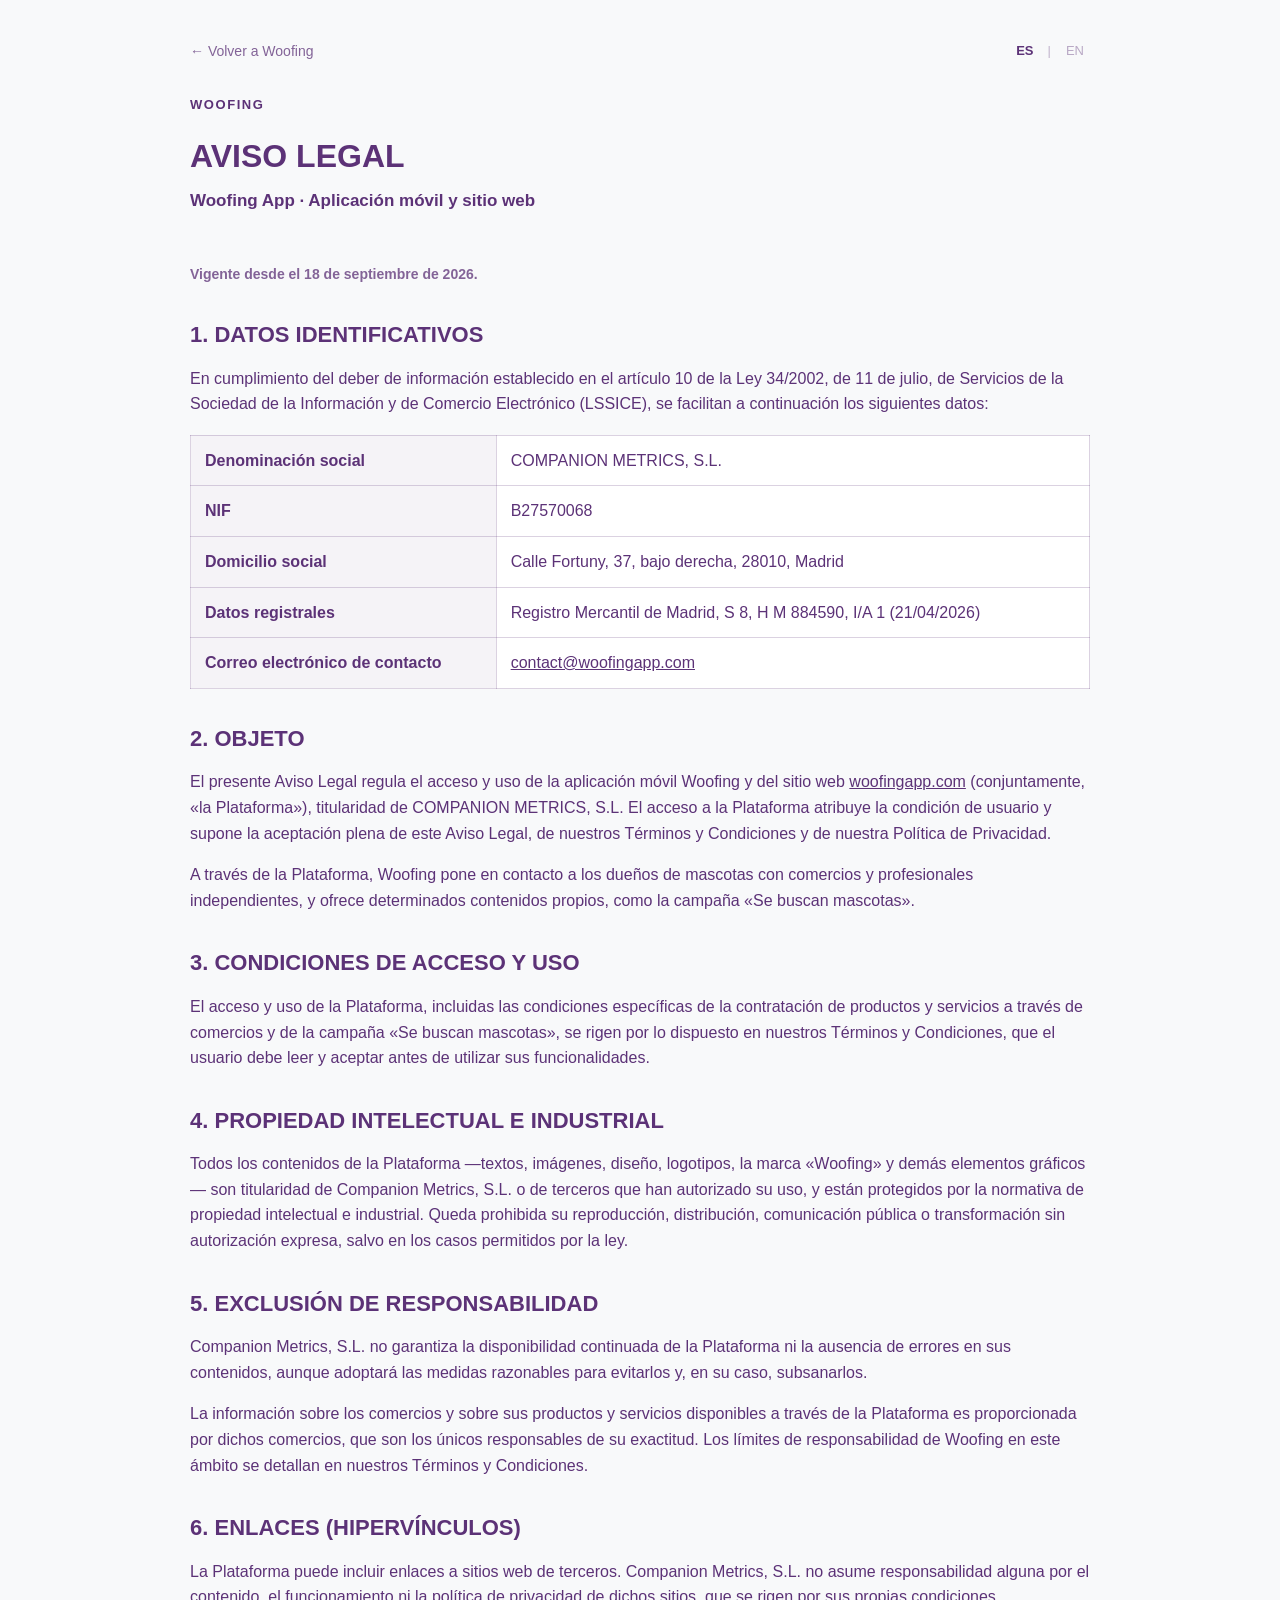
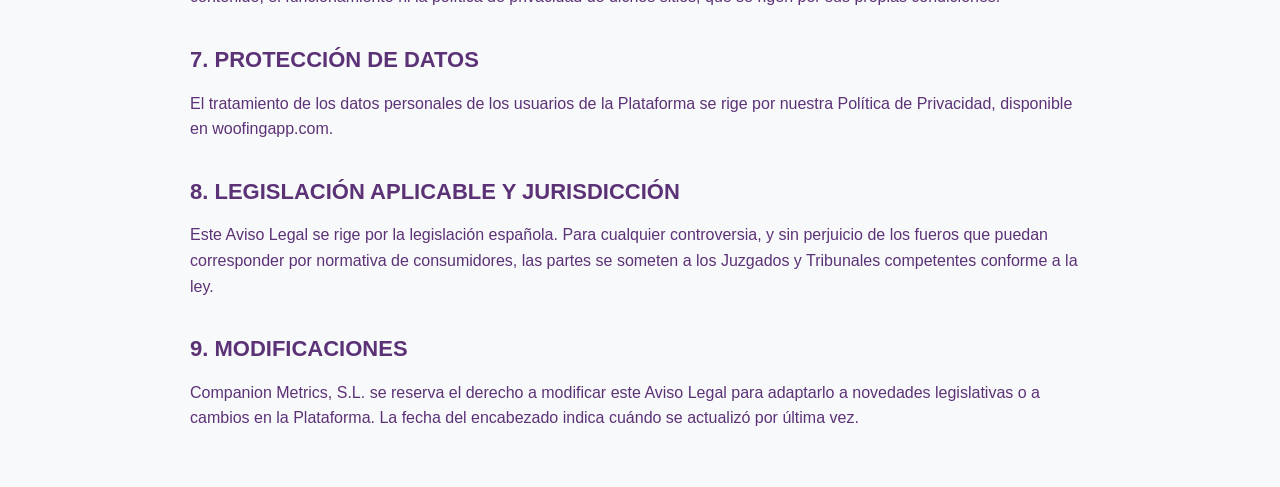
<file: aviso_legal.html>
<!DOCTYPE html>
<html lang="es">
<head>
  <meta charset="UTF-8" />
  <meta name="viewport" content="width=device-width, initial-scale=1.0" />
  <link rel="icon" type="image/png" href="IMAGES/favicon_circulo.png" />
  <title>Aviso legal – Woofing App</title>

  <style>
    body {
      font-family: Arial, sans-serif;
      max-width: 900px;
      margin: 0 auto;
      padding: 40px 24px;
      line-height: 1.6;
      color: #5c3277;
      background: #F8F9FA;
    }

    h1 {
      font-size: 32px;
      line-height: 1.2;
      margin-bottom: 32px;
      text-transform: uppercase;
    }

    h2 {
      font-size: 22px;
      line-height: 1.3;
      margin-top: 36px;
      margin-bottom: 16px;
      text-transform: uppercase;
    }

    p {
      margin-bottom: 16px;
    }

    strong {
      font-weight: 700;
    }

    a {
      color: #5c3277;
      text-decoration: underline;
    }

    .top-bar {
      display: flex;
      justify-content: space-between;
      align-items: center;
      gap: 20px;
      margin-bottom: 32px;
    }

    .back-link {
      display: inline-block;
      font-size: 14px;
      text-decoration: none;
      opacity: 0.75;
    }

    .back-link:hover {
      opacity: 1;
    }

    .lang-switch {
      display: flex;
      align-items: center;
      gap: 8px;
      font-size: 13px;
      letter-spacing: 0.08em;
      text-transform: uppercase;
    }

    .lang-switch button {
      background: none;
      border: none;
      color: #5c3277;
      cursor: pointer;
      font: inherit;
      opacity: 0.4;
    }

    .lang-switch button.active {
      opacity: 1;
      font-weight: 700;
    }

    .lang-switch span {
      opacity: 0.35;
    }

    .lang-content {
      display: none;
    }

    .lang-content.active {
      display: block;
    }

    .updated {
      margin-top: 48px;
      font-size: 14px;
      opacity: 0.75;
    }


    .eyebrow {
      margin-bottom: 8px;
      font-size: 13px;
      font-weight: 700;
      letter-spacing: 0.12em;
      text-transform: uppercase;
    }

    .subtitle {
      margin-top: -20px;
      margin-bottom: 16px;
      font-size: 17px;
      font-weight: 600;
    }

    .table-wrap {
      width: 100%;
      margin: 18px 0 26px;
      overflow-x: auto;
    }

    table {
      width: 100%;
      border-collapse: collapse;
      background: #ffffff;
    }

    td {
      padding: 12px 14px;
      border: 1px solid rgba(92, 50, 119, 0.22);
      text-align: left;
      vertical-align: top;
    }

    td:first-child {
      width: 34%;
      font-weight: 700;
      background: rgba(92, 50, 119, 0.06);
    }

    @media (max-width: 600px) {
      .top-bar {
        align-items: flex-start;
        flex-direction: column;
      }

      h1 {
        font-size: 26px;
      }
    }
  </style>
</head>

<body>

  <div class="top-bar">
    <a href="index.html" class="back-link" id="backLink">← Volver a Woofing</a>

    <div class="lang-switch" aria-label="Selector de idioma">
      <button id="btnEs" class="active" type="button">ES</button>
      <span>|</span>
      <button id="btnEn" type="button">EN</button>
    </div>
  </div>

  <!-- ESPAÑOL -->
  <main id="contentEs" class="lang-content active">

    <p class="eyebrow">WOOFING</p>

    <h1>Aviso Legal</h1>

    <p class="subtitle">Woofing App · Aplicación móvil y sitio web</p>

    <p class="updated"><strong>Vigente desde el 18 de septiembre de 2026.</strong></p>

    <h2>1. Datos identificativos</h2>

    <p>En cumplimiento del deber de información establecido en el artículo 10 de la Ley 34/2002, de 11 de julio, de Servicios de la Sociedad de la Información y de Comercio Electrónico (LSSICE), se facilitan a continuación los siguientes datos:</p>

    <div class="table-wrap">

      <table>

        <tr>

          <td>Denominación social</td>

          <td>COMPANION METRICS, S.L.</td>

        </tr>

        <tr>

          <td>NIF</td>

          <td>B27570068</td>

        </tr>

        <tr>

          <td>Domicilio social</td>

          <td>Calle Fortuny, 37, bajo derecha, 28010, Madrid</td>

        </tr>

        <tr>

          <td>Datos registrales</td>

          <td>Registro Mercantil de Madrid, S 8, H M 884590, I/A 1 (21/04/2026)</td>

        </tr>

        <tr>

          <td>Correo electrónico de contacto</td>

          <td><a href="mailto:contact@woofingapp.com">contact@woofingapp.com</a></td>

        </tr>

      </table>

    </div>

    <h2>2. Objeto</h2>

    <p>El presente Aviso Legal regula el acceso y uso de la aplicación móvil Woofing y del sitio web <a href="https://woofingapp.com" target="_blank" rel="noopener noreferrer">woofingapp.com</a> (conjuntamente, «la Plataforma»), titularidad de COMPANION METRICS, S.L. El acceso a la Plataforma atribuye la condición de usuario y supone la aceptación plena de este Aviso Legal, de nuestros Términos y Condiciones y de nuestra Política de Privacidad.</p>

    <p>A través de la Plataforma, Woofing pone en contacto a los dueños de mascotas con comercios y profesionales independientes, y ofrece determinados contenidos propios, como la campaña «Se buscan mascotas».</p>

    <h2>3. Condiciones de acceso y uso</h2>

    <p>El acceso y uso de la Plataforma, incluidas las condiciones específicas de la contratación de productos y servicios a través de comercios y de la campaña «Se buscan mascotas», se rigen por lo dispuesto en nuestros Términos y Condiciones, que el usuario debe leer y aceptar antes de utilizar sus funcionalidades.</p>

    <h2>4. Propiedad intelectual e industrial</h2>

    <p>Todos los contenidos de la Plataforma —textos, imágenes, diseño, logotipos, la marca «Woofing» y demás elementos gráficos— son titularidad de Companion Metrics, S.L. o de terceros que han autorizado su uso, y están protegidos por la normativa de propiedad intelectual e industrial. Queda prohibida su reproducción, distribución, comunicación pública o transformación sin autorización expresa, salvo en los casos permitidos por la ley.</p>

    <h2>5. Exclusión de responsabilidad</h2>

    <p>Companion Metrics, S.L. no garantiza la disponibilidad continuada de la Plataforma ni la ausencia de errores en sus contenidos, aunque adoptará las medidas razonables para evitarlos y, en su caso, subsanarlos.</p>

    <p>La información sobre los comercios y sobre sus productos y servicios disponibles a través de la Plataforma es proporcionada por dichos comercios, que son los únicos responsables de su exactitud. Los límites de responsabilidad de Woofing en este ámbito se detallan en nuestros Términos y Condiciones.</p>

    <h2>6. Enlaces (hipervínculos)</h2>

    <p>La Plataforma puede incluir enlaces a sitios web de terceros. Companion Metrics, S.L. no asume responsabilidad alguna por el contenido, el funcionamiento ni la política de privacidad de dichos sitios, que se rigen por sus propias condiciones.</p>

    <h2>7. Protección de datos</h2>

    <p>El tratamiento de los datos personales de los usuarios de la Plataforma se rige por nuestra Política de Privacidad, disponible en woofingapp.com.</p>

    <h2>8. Legislación aplicable y jurisdicción</h2>

    <p>Este Aviso Legal se rige por la legislación española. Para cualquier controversia, y sin perjuicio de los fueros que puedan corresponder por normativa de consumidores, las partes se someten a los Juzgados y Tribunales competentes conforme a la ley.</p>

    <h2>9. Modificaciones</h2>

    <p>Companion Metrics, S.L. se reserva el derecho a modificar este Aviso Legal para adaptarlo a novedades legislativas o a cambios en la Plataforma. La fecha del encabezado indica cuándo se actualizó por última vez.</p>

  </main>

  <!-- ENGLISH -->
  <main id="contentEn" class="lang-content">

    <h1>Legal Notice and General Terms of Use</h1>

    <h2>General Information</h2>

    <p>
      In compliance with the information duty set out in Law 34/2002 of 11 July on Information Society Services and Electronic Commerce (LSSI-CE), the following general information about this website is provided:
    </p>

    <p>
      <strong>Owner:</strong> COMPANION METRICS, S.L<br />
      <strong>Tax ID (NIF):</strong> B27570068<br />
      <strong>Registered Address:</strong> Calle Fortuny, 37, bajo derecha, 28010, Madrid, Spain<br />
      <strong>Company Registry Details:</strong> Registered in the Commercial Registry of Madrid, Section 8, Sheet M-884590, 1st Entry.<br />
      <strong>Contact email:</strong> <a href="mailto:contact@woofingapp.com">contact@woofingapp.com</a><br />
      <strong>Domain name:</strong> www.woofingapp.com
    </p>

    <h2>Purpose</h2>

    <p>
      This document establishes the General Terms of Use of the website owned by COMPANION METRICS, S.L, hereinafter, "Woofing App". Access to and use of the website's services and content implies full and unconditional acceptance of these terms.
    </p>

    <h2>General Terms of Use</h2>

    <p>
      Use of this website grants the status of User and implies acceptance of all conditions set out in this Legal Notice. The User agrees to carefully read these conditions each time they intend to use the website, as it and its terms of use may be modified.
    </p>

    <p>
      The User is obliged to make correct use of the website in accordance with the law and this Legal Notice. The User shall be liable to Woofing App or third parties for any damages that may result from a breach of this obligation.
    </p>

    <p>
      Any use of the website that is harmful to the interests of Woofing App or third parties, or that in any way overloads, damages or renders inoperative the networks, servers or other computer hardware or software of Woofing App or third parties, is expressly prohibited.
    </p>

    <h2>Intellectual and Industrial Property</h2>

    <p>
      All content on the website — including, but not limited to, texts, photographs, graphics, images, icons, technology, software, links and other audiovisual or sound content, as well as its graphic design and source code — is the intellectual property of Woofing App or third parties. No exploitation rights recognised by current intellectual property legislation are granted or transferred to the User.
    </p>

    <p>
      Trademarks, trade names or distinctive signs are the property of Woofing App or third parties. Access to the website does not confer any rights over them.
    </p>

    <h2>Disclaimer of Warranties and Liability</h2>

    <p>
      Woofing App accepts no liability for damages of any kind suffered by the User as a result of failures or disconnections in telecommunications networks that cause the suspension, cancellation or interruption of the website service.
    </p>

    <p>
      Access to the website does not imply any obligation on the part of Woofing App to monitor the absence of viruses, worms or any other harmful software. It is the User's responsibility to have adequate tools for the detection and disinfection of malicious software.
    </p>

    <p>
      Woofing App accepts no liability for damages caused to the Users' or third parties' computer systems during the provision of the website service.
    </p>

    <h2>Links</h2>

    <p>
      The website may include technical link devices that allow the User to access other websites and internet portals. In such cases, Woofing App is not aware of the contents and services of those links and, therefore, accepts no liability for any damages arising from their unlawfulness, quality, outdatedness, unavailability, error or uselessness, nor for any other damage not directly attributable to Woofing App.
    </p>

    <h2>Personal Data Protection</h2>

    <p>
      All matters relating to the processing of your personal data are governed by the <a href="politica-privacidad.html">Privacy Policy</a>, which forms an integral part of these General Terms but has been placed in a separate document due to its specific nature. Please also refer to our Cookie Policy for information on how we use cookies on this website.
    </p>

    <h2>Applicable Law and Jurisdiction</h2>

    <p>
      This Legal Notice is governed in all its aspects by Spanish law. For the resolution of any dispute arising from access to or use of the website, the User and Woofing App expressly submit to the Courts and Tribunals of the city of Madrid, without prejudice to any mandatory jurisdiction that may apply to the User in their capacity as a consumer under applicable law.
    </p>

    <p class="updated">
      <strong>Last updated:</strong> 8 May 2026
    </p>

  </main>

  <script>
    const btnEs = document.getElementById("btnEs");
    const btnEn = document.getElementById("btnEn");
    const contentEs = document.getElementById("contentEs");
    const contentEn = document.getElementById("contentEn");
    const backLink = document.getElementById("backLink");

    function setLegalLang(lang) {
      const isEs = lang === "es";

      document.documentElement.lang = lang;

      btnEs.classList.toggle("active", isEs);
      btnEn.classList.toggle("active", !isEs);

      contentEs.classList.toggle("active", isEs);
      contentEn.classList.toggle("active", !isEs);

      backLink.textContent = isEs ? "← Volver a Woofing" : "← Back to Woofing";

      localStorage.setItem("woofing_language", lang);
    }

    btnEs.addEventListener("click", () => setLegalLang("es"));
    btnEn.addEventListener("click", () => setLegalLang("en"));

    const savedLang = localStorage.getItem("woofing_language") || "es";
    setLegalLang(savedLang);
  </script>

</body>
</html>
</file>
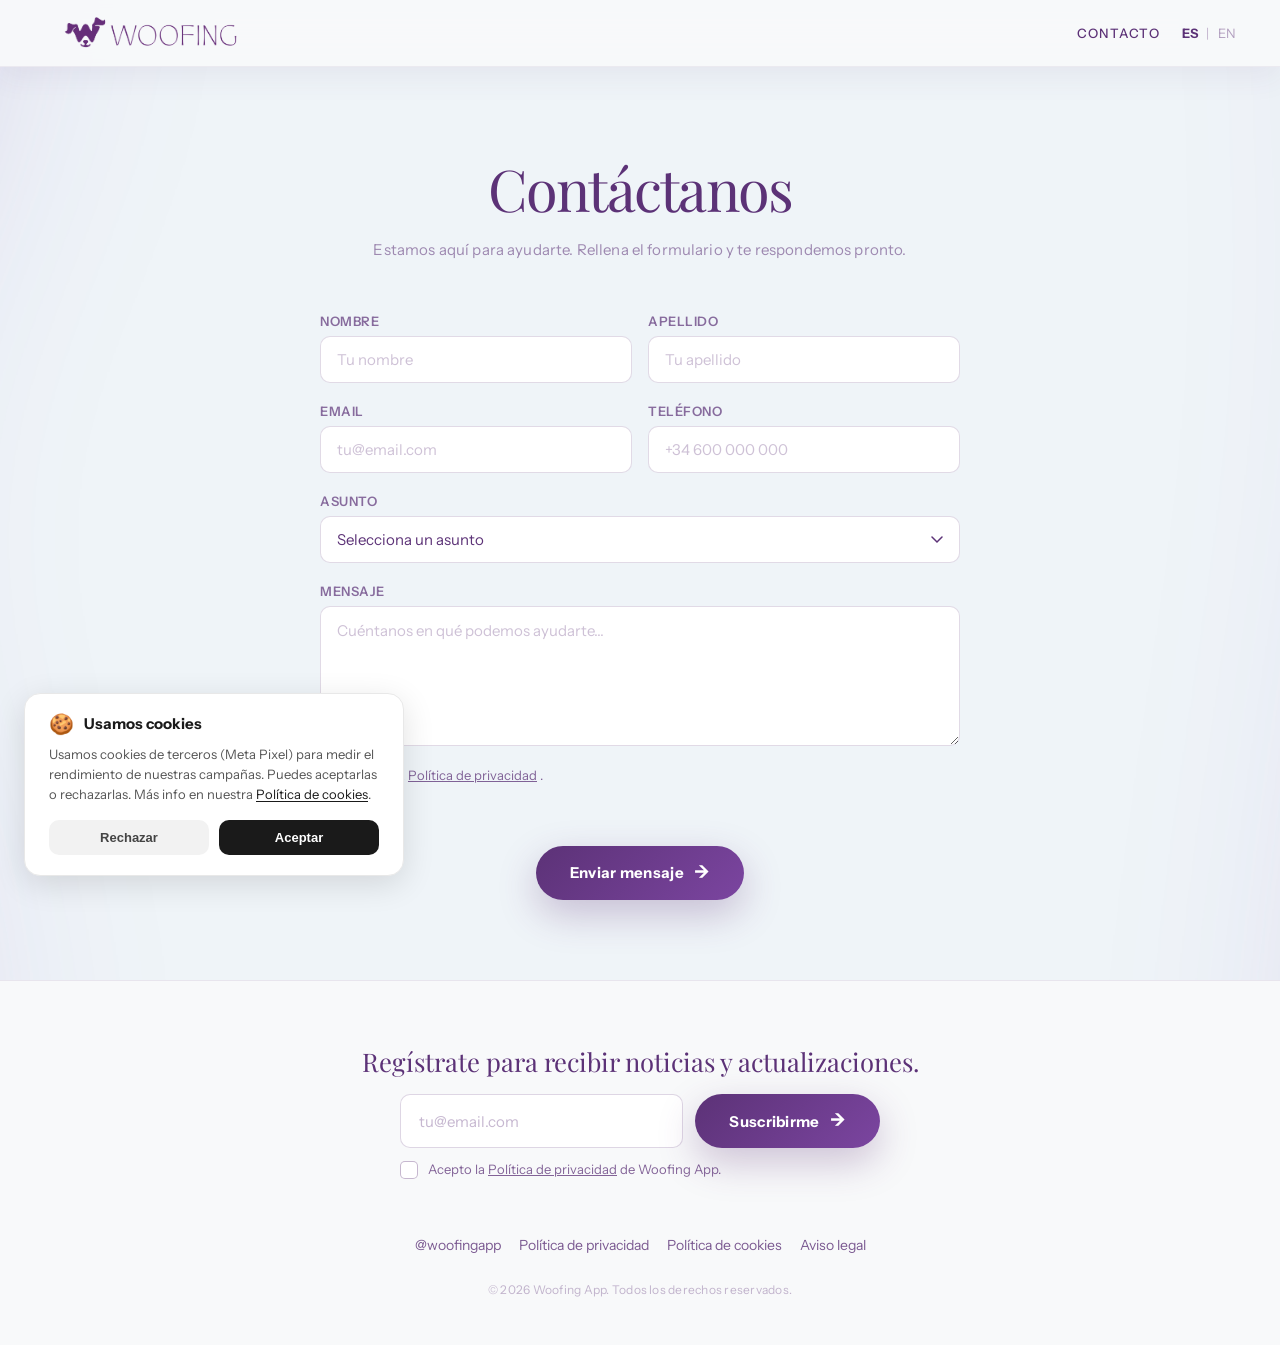
<file: contacto.html>
<!DOCTYPE html>
<html lang="es">
<head>
    <meta charset="UTF-8" />
    <meta name="viewport" content="width=device-width, initial-scale=1.0" />
    <title>Contacto – Woofing App</title>

    <!-- Pixel gestionado por cookies.js tras consentimiento -->

    <link rel="icon" type="image/png" href="IMAGES/favicon_circulo.png" />
    <link rel="preconnect" href="https://fonts.googleapis.com" />
    <link rel="preconnect" href="https://fonts.gstatic.com" crossorigin />
    <link href="https://fonts.googleapis.com/css2?family=Instrument+Sans:wght@400;500;600;700&family=Playfair+Display:wght@400;500&display=swap" rel="stylesheet" />

    <!-- COOKIE BANNER CSS -->
    <link rel="stylesheet" href="cookies.css" />

    <style>
        *, *::before, *::after {
            box-sizing: border-box;
            margin: 0;
            padding: 0;
        }

        :root {
            --brand: #5c3277;
            --brand-light: #7b45a0;
            --bg: #F8F9FA;
            --white: #ffffff;
            --soft: rgba(92, 50, 119, 0.07);
            --soft-strong: rgba(92, 50, 119, 0.12);
            --line: rgba(92, 50, 119, 0.18);
            --muted: rgba(92, 50, 119, 0.58);
            --font: 'Instrument Sans', sans-serif;
            --font-display: 'Playfair Display', Georgia, serif;
        }

        html, body {
            font-family: var(--font);
            background-color: var(--bg);
            color: var(--brand);
            -webkit-font-smoothing: antialiased;
            min-height: 100vh;
            display: flex;
            flex-direction: column;
            overflow-x: hidden;
        }

        a {
            color: inherit;
            text-decoration: none;
        }

        /* ── HEADER IGUAL QUE INDEX ── */
        .header {
            width: 100%;
            padding: 24px 56px;
            background-color: rgba(248, 249, 250, 0.92);
            backdrop-filter: blur(14px);
            position: relative;
            z-index: 20;
        }

        .nav {
            width: 100%;
            display: flex;
            align-items: center;
            justify-content: space-between;
            gap: 24px;
        }

        .logo-img {
            height: 68px;
            width: auto;
            object-fit: contain;
            display: block;
        }

        .nav__controls {
            display: flex;
            align-items: center;
            gap: 22px;
        }

        .nav__menu {
            display: flex;
            align-items: center;
        }

        .nav__link {
            font-family: var(--font);
            font-weight: 500;
            font-size: 13px;
            color: var(--brand);
            letter-spacing: 0.1em;
            text-transform: uppercase;
            transition: opacity 0.2s;
        }

        .nav__link:hover {
            opacity: 0.55;
        }

        .lang-switch {
            display: flex;
            align-items: center;
            gap: 8px;
            font-family: var(--font);
            font-size: 13px;
            letter-spacing: 0.08em;
            text-transform: uppercase;
        }

        .lang-switch__btn {
            background: none;
            border: none;
            color: var(--brand);
            cursor: pointer;
            font: inherit;
            opacity: 0.45;
            transition: opacity 0.2s;
        }

        .lang-switch__btn.active {
            opacity: 1;
            font-weight: 700;
        }

        .lang-switch__btn:hover {
            opacity: 0.75;
        }

        .lang-switch__divider {
            opacity: 0.35;
        }

        /* ── MAIN ── */
        main {
            flex: 1;
            display: flex;
            flex-direction: column;
            align-items: center;
            padding: 56px 24px 80px;
            position: relative;
            overflow: hidden;
        }

        main::before {
            content: "";
            position: absolute;
            width: 620px;
            height: 620px;
            border-radius: 50%;
            background: radial-gradient(circle, rgba(92, 50, 119, 0.08) 0%, transparent 68%);
            left: -220px;
            bottom: -240px;
            pointer-events: none;
        }

        main::after {
            content: "";
            position: absolute;
            width: 480px;
            height: 480px;
            border-radius: 50%;
            background: radial-gradient(circle, rgba(179, 136, 212, 0.12) 0%, transparent 70%);
            right: -180px;
            top: -160px;
            pointer-events: none;
        }

        .contact__heading,
        .contact__sub,
        .contact__form {
            position: relative;
            z-index: 1;
        }

        .contact__heading {
            font-family: var(--font-display);
            font-weight: 400;
            font-size: clamp(36px, 4.5vw, 58px);
            color: var(--brand);
            text-align: center;
            margin-bottom: 12px;
            letter-spacing: -0.03em;
        }

        .contact__sub {
            font-family: var(--font);
            font-size: 15px;
            font-weight: 400;
            color: var(--brand);
            opacity: 0.55;
            text-align: center;
            margin-bottom: 52px;
            letter-spacing: 0.01em;
            max-width: 560px;
            line-height: 1.55;
        }

        /* ── FORM ── */
        .contact__form {
            width: 100%;
            max-width: 640px;
            display: flex;
            flex-direction: column;
            gap: 20px;
        }

        .form__row {
            display: flex;
            gap: 16px;
        }

        .form__group {
            display: flex;
            flex-direction: column;
            gap: 7px;
            flex: 1;
        }

        .form__label {
            font-family: var(--font);
            font-size: 13px;
            font-weight: 600;
            color: var(--brand);
            letter-spacing: 0.04em;
            text-transform: uppercase;
            opacity: 0.7;
        }

        .form__input,
        .form__select,
        .form__textarea {
            font-family: var(--font);
            font-size: 15px;
            color: var(--brand);
            background: #fff;
            border: 1.5px solid rgba(92, 50, 119, 0.18);
            border-radius: 10px;
            padding: 13px 16px;
            outline: none;
            transition: border-color 0.2s, box-shadow 0.2s;
            width: 100%;
            appearance: none;
            -webkit-appearance: none;
        }

        .form__input::placeholder,
        .form__textarea::placeholder {
            color: rgba(92, 50, 119, 0.3);
        }

        .form__input:focus,
        .form__select:focus,
        .form__textarea:focus {
            border-color: var(--brand);
            box-shadow: 0 0 0 3px rgba(92, 50, 119, 0.08);
        }

        .form__select {
            cursor: pointer;
            background-image: url("data:image/svg+xml,%3Csvg xmlns='http://www.w3.org/2000/svg' width='12' height='8' viewBox='0 0 12 8'%3E%3Cpath d='M1 1l5 5 5-5' stroke='%235c3277' stroke-width='1.5' fill='none' stroke-linecap='round'/%3E%3C/svg%3E");
            background-repeat: no-repeat;
            background-position: right 16px center;
            padding-right: 40px;
        }

        .form__select option {
            color: #333;
        }

        .form__textarea {
            resize: vertical;
            min-height: 140px;
            line-height: 1.5;
        }

        /* ── CHECKBOX GENERAL ── */
        .checkbox-label,
        .form__checkbox-group {
            display: flex;
            align-items: flex-start;
            gap: 10px;
            cursor: pointer;
            text-align: left;
        }

        .checkbox-label input[type="checkbox"],
        .form__checkbox {
            appearance: none;
            -webkit-appearance: none;
            width: 18px;
            height: 18px;
            min-width: 18px;
            border: 1.5px solid rgba(92, 50, 119, 0.35);
            border-radius: 5px;
            background: #fff;
            cursor: pointer;
            margin-top: 1px;
            transition: border-color 0.2s, background 0.2s;
            position: relative;
        }

        .checkbox-label input[type="checkbox"]:checked,
        .form__checkbox:checked {
            background: var(--brand);
            border-color: var(--brand);
        }

        .checkbox-label input[type="checkbox"]:checked::after,
        .form__checkbox:checked::after {
            content: '';
            position: absolute;
            left: 4px;
            top: 1px;
            width: 6px;
            height: 10px;
            border: 2px solid #fff;
            border-top: none;
            border-left: none;
            transform: rotate(45deg);
        }

        .checkbox-label input[type="checkbox"]:focus,
        .form__checkbox:focus {
            outline: 2px solid rgba(92, 50, 119, 0.3);
            outline-offset: 2px;
        }

        .checkbox-text,
        .form__checkbox-label {
            font-family: var(--font);
            font-size: 13px;
            line-height: 1.5;
            color: var(--brand);
            opacity: 0.75;
        }

        .checkbox-text a,
        .form__checkbox-label a {
            text-decoration: underline;
            opacity: 1;
        }

        .form__submit {
            font-family: var(--font);
            font-weight: 600;
            font-size: 15px;
            color: #fff;
            background: var(--brand);
            border: none;
            border-radius: 10px;
            padding: 16px 40px;
            cursor: pointer;
            letter-spacing: 0.03em;
            align-self: center;
            transition: opacity 0.2s, transform 0.15s;
        }

        .form__submit:hover {
            opacity: 0.85;
            transform: translateY(-1px);
        }

        .form__submit:disabled,
        .footer__submit:disabled {
            opacity: 0.6;
            cursor: not-allowed;
            transform: none;
        }

        .form__message {
            font-family: var(--font);
            font-size: 14px;
            font-weight: 500;
            min-height: 20px;
            color: var(--brand);
            text-align: center;
        }

        /* ── FOOTER ── */
        .footer {
            background-color: var(--bg);
            border-top: 1px solid rgba(92, 50, 119, 0.1);
            padding: 64px 48px 48px;
            display: flex;
            flex-direction: column;
            align-items: center;
            gap: 16px;
            text-align: center;
        }

        .footer__title {
            font-family: var(--font-display);
            font-weight: 400;
            font-size: clamp(20px, 2vw, 28px);
            color: var(--brand);
            line-height: 1.3;
        }

        .footer__form {
            display: flex;
            flex-direction: column;
            gap: 12px;
            width: 100%;
            max-width: 480px;
        }

        .footer__form-row {
            display: flex;
            gap: 12px;
        }

        .footer__input {
            font-family: var(--font);
            font-size: 15px;
            color: var(--brand);
            background: #fff;
            border: 1.5px solid rgba(92, 50, 119, 0.2);
            border-radius: 10px;
            padding: 13px 18px;
            outline: none;
            transition: border-color 0.2s;
            flex: 1;
        }

        .footer__input::placeholder {
            color: rgba(92, 50, 119, 0.35);
        }

        .footer__input:focus {
            border-color: var(--brand);
        }

        .footer__submit {
            font-family: var(--font);
            font-weight: 600;
            font-size: 15px;
            color: #fff;
            background: var(--brand);
            border: none;
            border-radius: 10px;
            padding: 13px 28px;
            cursor: pointer;
            letter-spacing: 0.02em;
            white-space: nowrap;
            transition: opacity 0.2s, transform 0.15s;
        }

        .footer__submit:hover {
            opacity: 0.85;
            transform: translateY(-1px);
        }

        .footer__message {
            font-family: var(--font);
            font-size: 13px;
            min-height: 18px;
            font-weight: 500;
        }

        .footer__links {
            display: flex;
            align-items: center;
            justify-content: center;
            gap: 18px;
            flex-wrap: wrap;
            margin-top: 6px;
        }

        .footer__link {
            font-family: var(--font);
            font-size: 14px;
            color: var(--brand);
            opacity: 0.8;
            transition: opacity 0.2s;
        }

        .footer__link:hover {
            opacity: 1;
        }

        .footer__copy {
            font-family: var(--font);
            font-size: 12px;
            color: var(--brand);
            opacity: 0.35;
            margin-top: 12px;
            letter-spacing: 0.02em;
        }

        /* ── RESPONSIVE ── */
        @media (max-width: 768px) {
            .header {
                padding: 18px 22px;
            }

            .nav {
                align-items: center;
                gap: 16px;
            }

            .logo-img {
                height: 48px;
            }

            .nav__controls {
                gap: 12px;
            }

            .nav__link {
                display: none;
            }

            main {
                padding: 44px 24px 70px;
            }

            .footer {
                padding: 48px 24px 40px;
            }

            .footer__form-row {
                flex-direction: column;
            }
        }

        @media (max-width: 600px) {
            .form__row {
                flex-direction: column;
            }

            .form__submit {
                align-self: center;
                text-align: center;
            }
        }

        @media (max-width: 480px) {
            .nav {
                flex-direction: column;
            }

            .logo-img {
                height: 56px;
            }

            main {
                padding-top: 36px;
            }
        }

        /* ── UNIFICACIÓN VISUAL CON EL INDEX DE WOOFING ── */
        .header {
            position: fixed;
            top: 0;
            left: 0;
            right: 0;
            z-index: 100;
            padding: 10px 44px;
            background: rgba(248, 249, 250, 0.94);
            backdrop-filter: blur(16px);
            border-bottom: 1px solid rgba(92, 50, 119, 0.08);
            box-shadow: 0 10px 30px rgba(92, 50, 119, 0.07);
        }

        .header .nav {
            flex-direction: row;
            align-items: center;
            justify-content: space-between;
        }

        .logo-img {
            height: 46px;
        }

        main {
            padding-top: 150px;
            background-color: var(--bg);
            background-image: url('IMAGES/FONDO-WEB-LANDING-NADA.png');
            background-position: center center;
            background-size: cover;
            background-repeat: no-repeat;
        }

        main::before,
        main::after {
            display: none;
        }

        .form__submit,
        .footer__submit {
            display: inline-flex;
            align-items: center;
            justify-content: center;
            gap: 10px;
            min-height: 54px;
            padding: 16px 34px;
            border: 0;
            border-radius: 999px;
            background: linear-gradient(135deg, var(--brand) 0%, var(--brand-light) 100%);
            color: #fff;
            font-family: var(--font);
            font-size: 15px;
            font-weight: 700;
            letter-spacing: 0.02em;
            box-shadow: 0 14px 38px rgba(92, 50, 119, 0.28);
            transition: opacity 0.2s, transform 0.18s, box-shadow 0.18s;
        }

        .form__submit::after,
        .footer__submit::after {
            content: '→';
            font-size: 18px;
            line-height: 1;
            transform: translateY(-1px);
        }

        .form__submit:hover,
        .footer__submit:hover {
            opacity: 0.92;
            transform: translateY(-2px);
            box-shadow: 0 20px 48px rgba(92, 50, 119, 0.34);
        }

        @media (max-width: 768px) {
            .header {
                padding: 9px 24px;
            }

            .logo-img {
                height: 42px;
            }

            main {
                padding-top: 125px;
            }

            .nav__link {
                display: block;
            }
        }

        @media (max-width: 580px) {
            .header {
                padding: 8px 18px;
            }

            .logo-img {
                height: 38px;
            }

            .nav__controls {
                gap: 14px;
            }

            .nav__link {
                font-size: 11px;
                letter-spacing: 0.07em;
            }

            main {
                padding-top: 110px;
                background-image: url('IMAGES/LANDING-MOVIL-NADA.png');
                background-position: center center;
            }

            .footer__submit {
                width: 100%;
            }
        }
    </style>
</head>

<body>

    <!-- HEADER IGUAL QUE INDEX -->
    <header class="header">
        <nav class="nav">
            <a href="index.html" aria-label="Woofing">
                <img src="IMAGES/LOGO_HORIZONTAL_PNG.png" alt="Woofing" class="logo-img" />
            </a>

            <div class="nav__controls">
                <div class="nav__menu">
                    <a href="contacto.html" class="nav__link" data-i18n="contact_link">Contacto</a>
                </div>

                <div class="lang-switch" aria-label="Selector de idioma">
                    <button class="lang-switch__btn active" id="langEs" type="button">ES</button>
                    <span class="lang-switch__divider">|</span>
                    <button class="lang-switch__btn" id="langEn" type="button">EN</button>
                </div>
            </div>
        </nav>
    </header>

    <!-- MAIN -->
    <main>
        <h1 class="contact__heading" data-i18n="contact_heading">Contáctanos</h1>
        <p class="contact__sub" data-i18n="contact_sub">Estamos aquí para ayudarte. Rellena el formulario y te respondemos pronto.</p>

        <form class="contact__form" id="contactForm">
            <div class="form__row">
                <div class="form__group">
                    <label class="form__label" for="nombre" data-i18n="label_name">Nombre</label>
                    <input class="form__input" type="text" id="nombre" name="nombre" />
                </div>

                <div class="form__group">
                    <label class="form__label" for="apellido" data-i18n="label_surname">Apellido</label>
                    <input class="form__input" type="text" id="apellido" name="apellido" />
                </div>
            </div>

            <div class="form__row">
                <div class="form__group">
                    <label class="form__label" for="email" data-i18n="label_email">Email</label>
                    <input class="form__input" type="email" id="email" name="email" />
                </div>

                <div class="form__group">
                    <label class="form__label" for="telefono" data-i18n="label_phone">Teléfono</label>
                    <input class="form__input" type="tel" id="telefono" name="telefono" />
                </div>
            </div>

            <div class="form__group">
                <label class="form__label" for="asunto" data-i18n="label_subject">Asunto</label>
                <select class="form__select" id="asunto" name="asunto">
                    <option value="" disabled selected data-i18n="subject_placeholder">Selecciona un asunto</option>
                    <option value="Información general" data-i18n="subject_general">Información general</option>
                    <option value="Acceso anticipado" data-i18n="subject_early_access">Acceso anticipado</option>
                    <option value="Prensa y medios" data-i18n="subject_press">Prensa y medios</option>
                    <option value="Colaboraciones" data-i18n="subject_collabs">Colaboraciones</option>
                    <option value="Soporte técnico" data-i18n="subject_support">Soporte técnico</option>
                    <option value="Otro" data-i18n="subject_other">Otro</option>
                </select>
            </div>

            <div class="form__group">
                <label class="form__label" for="mensaje" data-i18n="label_message">Mensaje</label>
                <textarea class="form__textarea" id="mensaje" name="mensaje"></textarea>
            </div>

            <div class="form__checkbox-group">
                <input class="form__checkbox" type="checkbox" id="privacyAccepted" name="privacyAccepted" />
                <label class="form__checkbox-label" for="privacyAccepted">
                    <span data-i18n="privacy_checkbox_prefix">Acepto la </span>
                    <a href="politica-privacidad.html" target="_blank" data-i18n="privacy_checkbox_link">Política de privacidad</a>
                    <span data-i18n="privacy_checkbox_suffix">.</span>
                </label>
            </div>

            <input type="hidden" name="_subject" value="Nuevo mensaje desde la web de Woofing" />
            <input type="hidden" name="form_type" value="contacto" />

            <p class="form__message" id="formMessage"></p>

            <button class="form__submit" id="formSubmit" type="submit" data-i18n="form_submit">Enviar mensaje</button>
        </form>
    </main>

    <!-- FOOTER -->
    <footer class="footer" id="footer">
        <p class="footer__title" data-i18n="footer_title">Regístrate para recibir noticias y actualizaciones.</p>

        <form class="footer__form" id="footerForm">
            <div class="footer__form-row">
                <input
                    type="email"
                    class="footer__input"
                    id="footerEmail"
                    name="email"
                />
                <button class="footer__submit" id="footerSubmit" type="submit" data-i18n="footer_submit">Suscribirme</button>
            </div>

            <label class="checkbox-label">
                <input type="checkbox" id="footerPrivacy" name="privacy" />
                <span class="checkbox-text" data-i18n="footer_privacy_label">
                    Acepto la <a href="politica-privacidad.html" target="_blank">Política de privacidad</a> de Woofing App.
                </span>
            </label>
        </form>

        <p class="footer__message" id="footerMessage"></p>

        <div class="footer__links">
            <a class="footer__link" href="https://www.instagram.com/woofingapp/" target="_blank" rel="noopener noreferrer">@woofingapp</a>
            <a class="footer__link" href="politica-privacidad.html" data-i18n="privacy_link">Política de privacidad</a>
            <a class="footer__link" href="cookies.html" data-i18n="cookies_link">Política de cookies</a>
            <a class="footer__link" href="aviso_legal.html" data-i18n="legal_link">Aviso legal</a>
        </div>

        <p class="footer__copy" data-i18n="footer_copy">© 2026 Woofing App. Todos los derechos reservados.</p>
    </footer>

    <!-- COOKIE BANNER -->
    <div id="cookie-banner" hidden role="dialog" aria-label="Aviso de cookies">
        <div class="cookie-banner__header">
            <span class="cookie-banner__icon">🍪</span>
            <p class="cookie-banner__title" data-i18n="cookie_banner_title">Usamos cookies</p>
        </div>

        <p class="cookie-banner__text" data-i18n="cookie_banner_text">
            Usamos cookies de terceros (Meta Pixel) para medir el rendimiento de nuestras campañas.
            Puedes aceptarlas o rechazarlas. Más info en nuestra
            <a href="cookies.html">Política de cookies</a>.
        </p>

        <div class="cookie-banner__actions">
            <button class="cookie-btn cookie-btn--reject" onclick="setConsent(false)" data-i18n="cookie_reject">Rechazar</button>
            <button class="cookie-btn cookie-btn--accept" onclick="setConsent(true)" data-i18n="cookie_accept">Aceptar</button>
        </div>
    </div>

    <!-- COOKIE CONSENT JS -->
    <script src="cookies.js"></script>

    <script>
        const FORMSPREE_ENDPOINT = "https://formspree.io/f/xojkooan";
        const LANG_KEY = "woofing_language";

        const translations = {
            es: {
                contact_link: "Contacto",

                contact_heading: "Contáctanos",
                contact_sub: "Estamos aquí para ayudarte. Rellena el formulario y te respondemos pronto.",

                label_name: "Nombre",
                label_surname: "Apellido",
                label_email: "Email",
                label_phone: "Teléfono",
                label_subject: "Asunto",
                label_message: "Mensaje",

                subject_placeholder: "Selecciona un asunto",
                subject_general: "Información general",
                subject_early_access: "Acceso anticipado",
                subject_press: "Prensa y medios",
                subject_collabs: "Colaboraciones",
                subject_support: "Soporte técnico",
                subject_other: "Otro",

                privacy_checkbox_prefix: "Acepto la ",
                privacy_checkbox_link: "Política de privacidad",
                privacy_checkbox_suffix: ".",

                form_submit: "Enviar mensaje",

                footer_title: "Regístrate para recibir noticias y actualizaciones.",
                footer_submit: "Suscribirme",
                footer_privacy_label: 'Acepto la <a href="politica-privacidad.html" target="_blank">Política de privacidad</a> de Woofing App.',
                privacy_link: "Política de privacidad",
                cookies_link: "Política de cookies",
                legal_link: "Aviso legal",
                footer_copy: "© 2026 Woofing App. Todos los derechos reservados.",

                cookie_banner_title: "Usamos cookies",
                cookie_banner_text: 'Usamos cookies de terceros (Meta Pixel) para medir el rendimiento de nuestras campañas. Puedes aceptarlas o rechazarlas. Más info en nuestra <a href="cookies.html">Política de cookies</a>.',
                cookie_reject: "Rechazar",
                cookie_accept: "Aceptar",

                placeholder_name: "Tu nombre",
                placeholder_surname: "Tu apellido",
                placeholder_email: "tu@email.com",
                placeholder_phone: "+34 600 000 000",
                placeholder_message: "Cuéntanos en qué podemos ayudarte...",

                required_fields: "Por favor, rellena todos los campos obligatorios.",
                invalid_email: "Por favor, introduce un email válido.",
                privacy_required: "Debes aceptar la Política de privacidad para continuar.",
                sending: "Enviando...",
                form_success: "¡Mensaje enviado! Te responderemos pronto.",
                form_error: "No se pudo enviar el mensaje. Inténtalo de nuevo.",
                form_error_general: "Ha ocurrido un error al enviar el formulario.",
                footer_success: "¡Gracias! Te mantendremos al tanto.",
                footer_error: "No se pudo completar la suscripción. Inténtalo de nuevo.",
                footer_error_general: "Ha ocurrido un error al enviar la suscripción.",

                contact_subject_line: "Nuevo mensaje desde la web de Woofing",
                newsletter_subject_line: "Nueva suscripción desde la web de Woofing"
            },

            en: {
                contact_link: "Contact",

                contact_heading: "Contact Us",
                contact_sub: "We're here to help. Fill out the form and we'll get back to you soon.",

                label_name: "First Name",
                label_surname: "Last Name",
                label_email: "Email",
                label_phone: "Phone",
                label_subject: "Subject",
                label_message: "Message",

                subject_placeholder: "Select a subject",
                subject_general: "General information",
                subject_early_access: "Early access",
                subject_press: "Press & media",
                subject_collabs: "Collaborations",
                subject_support: "Technical support",
                subject_other: "Other",

                privacy_checkbox_prefix: "I accept the ",
                privacy_checkbox_link: "Privacy Policy",
                privacy_checkbox_suffix: ".",

                form_submit: "Send Message",

                footer_title: "Sign up to receive news and updates.",
                footer_submit: "Subscribe",
                footer_privacy_label: 'I accept the <a href="politica-privacidad.html" target="_blank">Privacy Policy</a> of Woofing App.',
                privacy_link: "Privacy Policy",
                cookies_link: "Cookie Policy",
                legal_link: "Legal Notice",
                footer_copy: "© 2026 Woofing App. All rights reserved.",

                cookie_banner_title: "We use cookies",
                cookie_banner_text: 'We use third-party cookies (Meta Pixel) to measure the performance of our campaigns. You can accept or reject them. More info in our <a href="cookies.html">Cookie Policy</a>.',
                cookie_reject: "Reject",
                cookie_accept: "Accept",

                placeholder_name: "Your first name",
                placeholder_surname: "Your last name",
                placeholder_email: "your@email.com",
                placeholder_phone: "+34 600 000 000",
                placeholder_message: "Tell us how we can help you...",

                required_fields: "Please fill in all required fields.",
                invalid_email: "Please enter a valid email address.",
                privacy_required: "You must accept the Privacy Policy to continue.",
                sending: "Sending...",
                form_success: "Message sent! We'll get back to you soon.",
                form_error: "Could not send the message. Please try again.",
                form_error_general: "An error occurred while submitting the form.",
                footer_success: "Thank you! We'll keep you updated.",
                footer_error: "Could not complete the subscription. Please try again.",
                footer_error_general: "An error occurred while submitting the subscription.",

                contact_subject_line: "New message from the Woofing website",
                newsletter_subject_line: "New newsletter signup from the Woofing website"
            }
        };

        let currentLang = localStorage.getItem(LANG_KEY) || "es";

        function isValidEmail(email) {
            return /^[^\s@]+@[^\s@]+\.[^\s@]+$/.test(email);
        }

        function trackMetaEvent(eventName, params = {}) {
            if (typeof fbq === "function") {
                fbq("track", eventName, params);
            }
        }

        function trackMetaCustomEvent(eventName, params = {}) {
            if (typeof fbq === "function") {
                fbq("trackCustom", eventName, params);
            }
        }

        async function sendToFormspree(data) {
            const response = await fetch(FORMSPREE_ENDPOINT, {
                method: "POST",
                headers: {
                    "Accept": "application/json",
                    "Content-Type": "application/json"
                },
                body: JSON.stringify(data)
            });

            return response;
        }

        function updatePlaceholders(lang) {
            document.getElementById("nombre").placeholder = translations[lang].placeholder_name;
            document.getElementById("apellido").placeholder = translations[lang].placeholder_surname;
            document.getElementById("email").placeholder = translations[lang].placeholder_email;
            document.getElementById("telefono").placeholder = translations[lang].placeholder_phone;
            document.getElementById("mensaje").placeholder = translations[lang].placeholder_message;
            document.getElementById("footerEmail").placeholder = translations[lang].placeholder_email;
        }

        function updateSelectOptions(lang) {
            const asunto = document.getElementById("asunto");

            asunto.options[0].text = translations[lang].subject_placeholder;
            asunto.options[1].text = translations[lang].subject_general;
            asunto.options[2].text = translations[lang].subject_early_access;
            asunto.options[3].text = translations[lang].subject_press;
            asunto.options[4].text = translations[lang].subject_collabs;
            asunto.options[5].text = translations[lang].subject_support;
            asunto.options[6].text = translations[lang].subject_other;
        }

        function updateSelectValues(lang) {
            const asunto = document.getElementById("asunto");

            asunto.options[1].value = translations[lang].subject_general;
            asunto.options[2].value = translations[lang].subject_early_access;
            asunto.options[3].value = translations[lang].subject_press;
            asunto.options[4].value = translations[lang].subject_collabs;
            asunto.options[5].value = translations[lang].subject_support;
            asunto.options[6].value = translations[lang].subject_other;
        }

        function setLanguage(lang) {
            currentLang = lang;
            localStorage.setItem(LANG_KEY, lang);
            document.documentElement.lang = lang;

            document.querySelectorAll("[data-i18n]").forEach((el) => {
                const key = el.getAttribute("data-i18n");
                if (translations[lang][key] !== undefined) {
                    el.innerHTML = translations[lang][key];
                }
            });

            updatePlaceholders(lang);
            updateSelectOptions(lang);
            updateSelectValues(lang);

            document.getElementById("langEs").classList.toggle("active", lang === "es");
            document.getElementById("langEn").classList.toggle("active", lang === "en");

            formSubmit.textContent = translations[lang].form_submit;
            footerSubmit.textContent = translations[lang].footer_submit;
        }

        document.getElementById("langEs").addEventListener("click", () => setLanguage("es"));
        document.getElementById("langEn").addEventListener("click", () => setLanguage("en"));

        // ── FORMULARIO DE CONTACTO ──
        const contactForm = document.getElementById("contactForm");
        const formMessage = document.getElementById("formMessage");
        const formSubmit = document.getElementById("formSubmit");
        const privacyAccepted = document.getElementById("privacyAccepted");

        contactForm.addEventListener("submit", async (e) => {
            e.preventDefault();

            const nombre = document.getElementById("nombre").value.trim();
            const apellido = document.getElementById("apellido").value.trim();
            const email = document.getElementById("email").value.trim();
            const telefono = document.getElementById("telefono").value.trim();
            const asunto = document.getElementById("asunto").value;
            const mensaje = document.getElementById("mensaje").value.trim();

            if (!nombre || !apellido || !email || !asunto || !mensaje) {
                formMessage.textContent = translations[currentLang].required_fields;
                formMessage.style.color = "#c00";
                return;
            }

            if (!isValidEmail(email)) {
                formMessage.textContent = translations[currentLang].invalid_email;
                formMessage.style.color = "#c00";
                return;
            }

            if (!privacyAccepted.checked) {
                formMessage.textContent = translations[currentLang].privacy_required;
                formMessage.style.color = "#c00";
                return;
            }

            formSubmit.disabled = true;
            formSubmit.textContent = translations[currentLang].sending;
            formMessage.textContent = "";

            try {
                const response = await sendToFormspree({
                    nombre,
                    apellido,
                    email,
                    telefono,
                    asunto,
                    mensaje,
                    privacyAccepted: true,
                    _subject: translations[currentLang].contact_subject_line,
                    form_type: "contacto",
                    language: currentLang
                });

                if (response.ok) {
                    trackMetaEvent("Lead", {
                        content_name: "Formulario contacto",
                        content_category: "Contact",
                        language: currentLang
                    });

                    formMessage.textContent = translations[currentLang].form_success;
                    formMessage.style.color = "#5c3277";
                    contactForm.reset();
                } else {
                    formMessage.textContent = translations[currentLang].form_error;
                    formMessage.style.color = "#c00";
                }
            } catch (error) {
                formMessage.textContent = translations[currentLang].form_error_general;
                formMessage.style.color = "#c00";
            } finally {
                formSubmit.disabled = false;
                formSubmit.textContent = translations[currentLang].form_submit;
            }
        });

        // ── FORMULARIO FOOTER ──
        const footerForm = document.getElementById("footerForm");
        const footerEmail = document.getElementById("footerEmail");
        const footerMessage = document.getElementById("footerMessage");
        const footerSubmit = document.getElementById("footerSubmit");
        const footerPrivacy = document.getElementById("footerPrivacy");

        footerForm.addEventListener("submit", async (e) => {
            e.preventDefault();

            const email = footerEmail.value.trim();

            if (!email || !isValidEmail(email)) {
                footerMessage.textContent = translations[currentLang].invalid_email;
                footerMessage.style.color = "#c00";
                return;
            }

            if (!footerPrivacy.checked) {
                footerMessage.textContent = translations[currentLang].privacy_required;
                footerMessage.style.color = "#c00";
                return;
            }

            footerSubmit.disabled = true;
            footerSubmit.textContent = translations[currentLang].sending;
            footerMessage.textContent = "";

            try {
                const response = await sendToFormspree({
                    email,
                    _subject: translations[currentLang].newsletter_subject_line,
                    form_type: "newsletter",
                    language: currentLang
                });

                if (response.ok) {
                    trackMetaEvent("Subscribe", {
                        content_name: "Newsletter footer",
                        content_category: "Newsletter",
                        language: currentLang
                    });

                    footerMessage.textContent = translations[currentLang].footer_success;
                    footerMessage.style.color = "#5c3277";
                    footerForm.reset();
                } else {
                    footerMessage.textContent = translations[currentLang].footer_error;
                    footerMessage.style.color = "#c00";
                }
            } catch (error) {
                footerMessage.textContent = translations[currentLang].footer_error_general;
                footerMessage.style.color = "#c00";
            } finally {
                footerSubmit.disabled = false;
                footerSubmit.textContent = translations[currentLang].footer_submit;
            }
        });

        setLanguage(currentLang);
    </script>
</body>
</html>
</file>
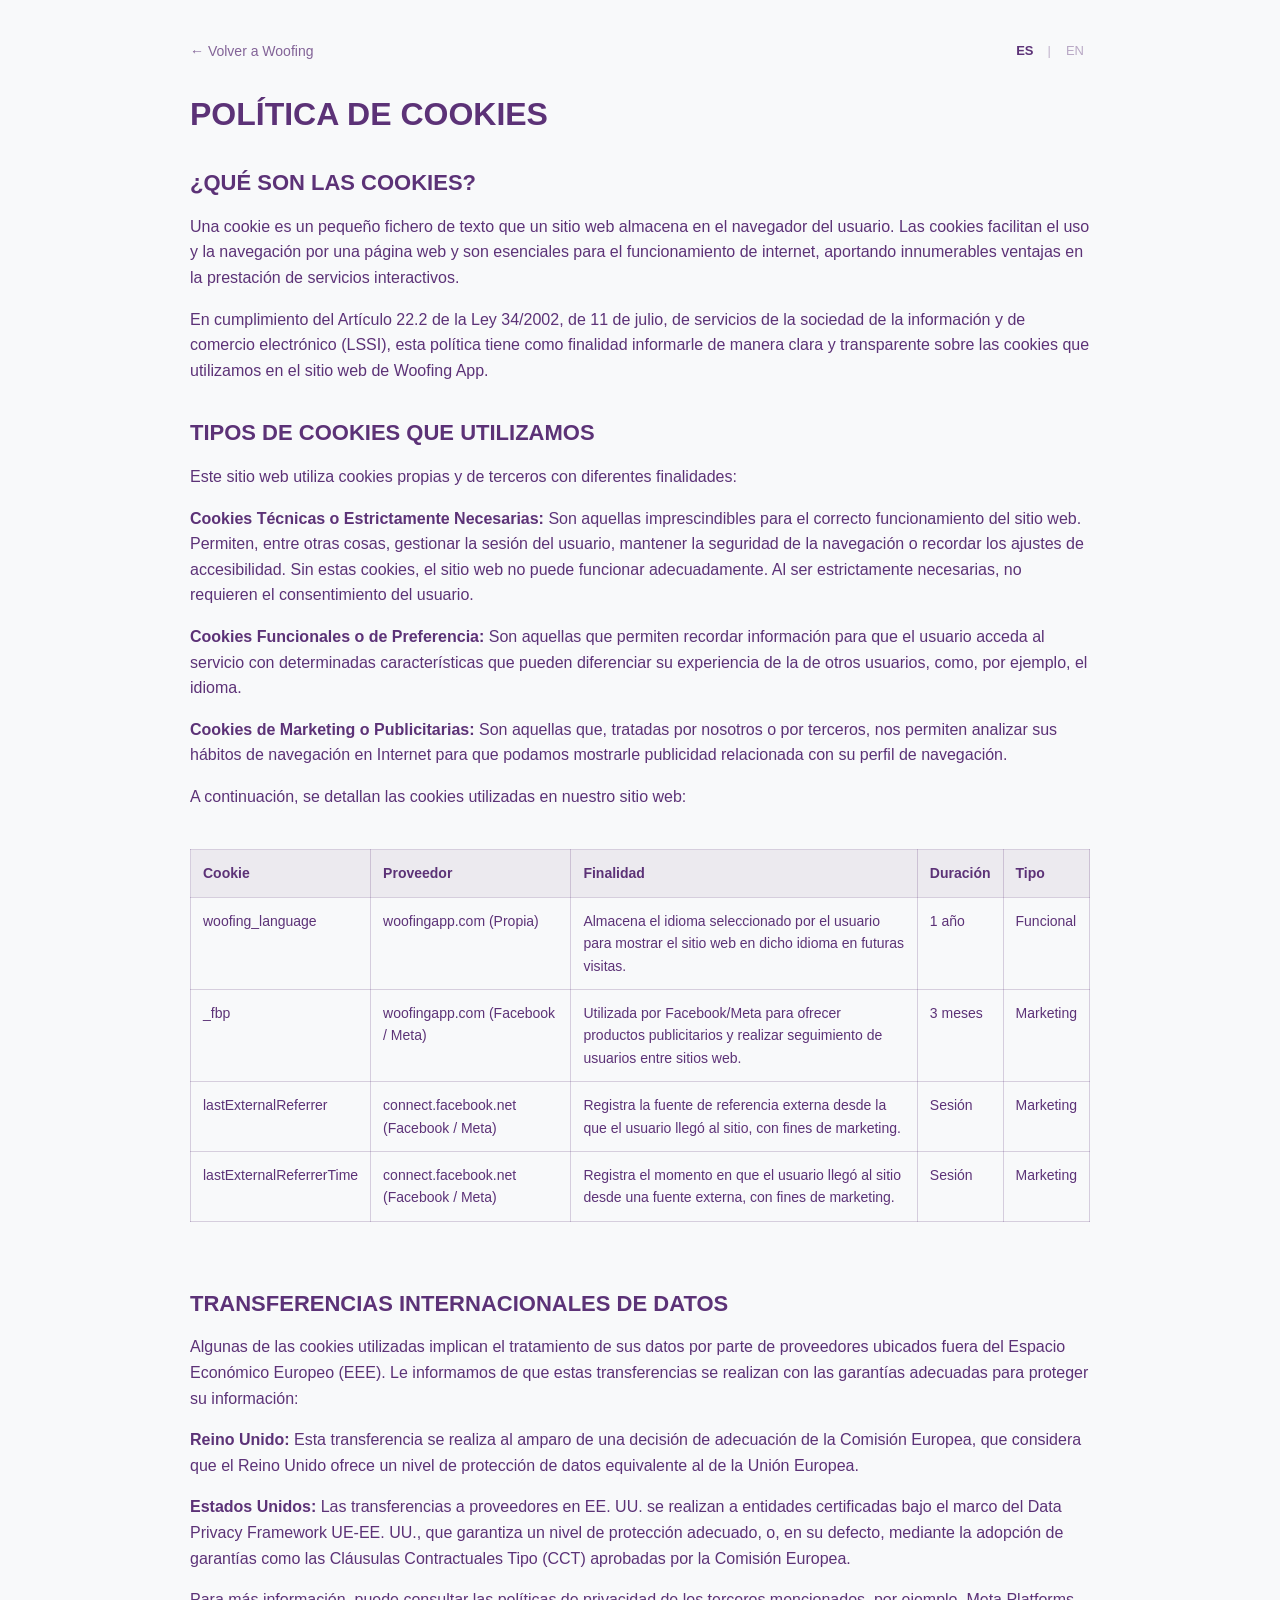
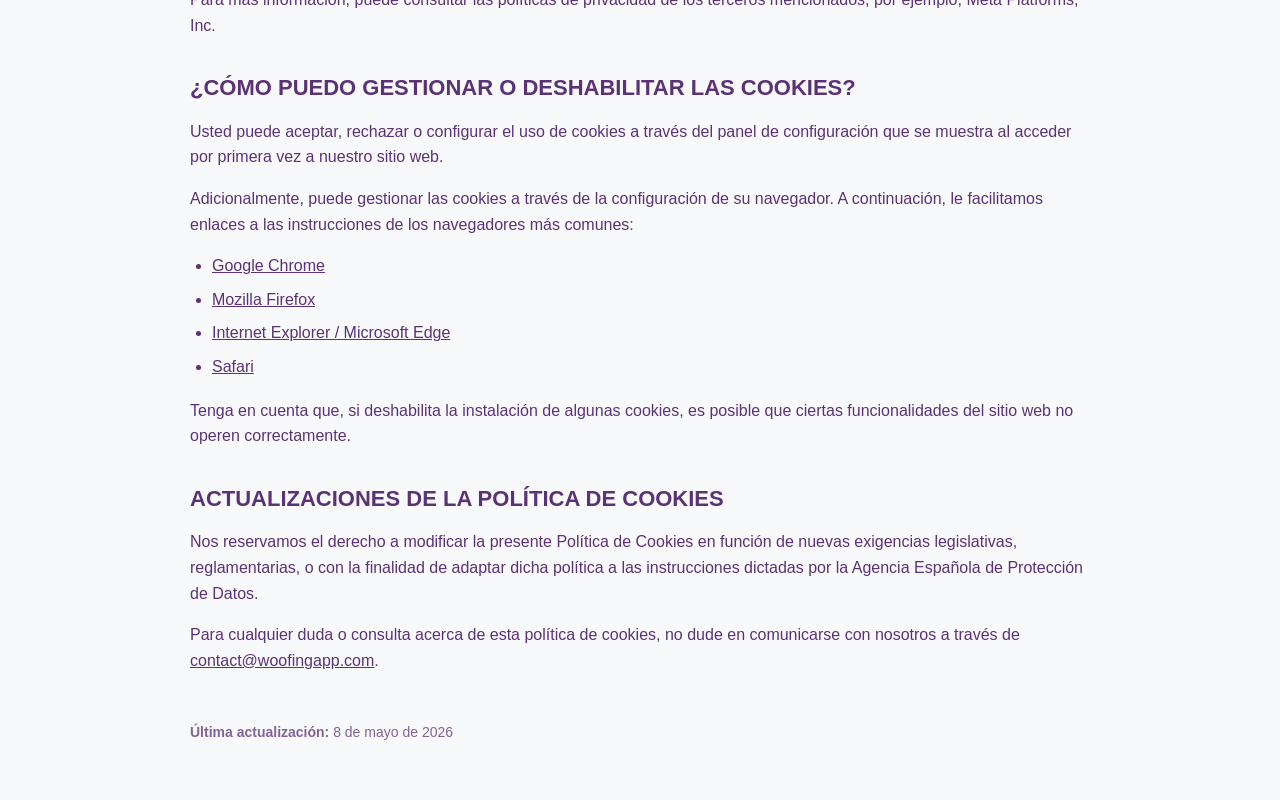
<file: cookies.html>
<!DOCTYPE html>
<html lang="es">
<head>
  <meta charset="UTF-8" />
  <meta name="viewport" content="width=device-width, initial-scale=1.0" />
  <link rel="icon" type="image/png" href="IMAGES/favicon_circulo.png" />
  <title>Política de cookies – Woofing App</title>

  <style>
    body {
      font-family: Arial, sans-serif;
      max-width: 900px;
      margin: 0 auto;
      padding: 40px 24px;
      line-height: 1.6;
      color: #5c3277;
      background: #F8F9FA;
    }

    h1 {
      font-size: 32px;
      line-height: 1.2;
      margin-bottom: 32px;
      text-transform: uppercase;
    }

    h2 {
      font-size: 22px;
      line-height: 1.3;
      margin-top: 36px;
      margin-bottom: 16px;
      text-transform: uppercase;
    }

    p {
      margin-bottom: 16px;
    }

    ul {
      margin: 0 0 18px 22px;
      padding: 0;
    }

    li {
      margin-bottom: 8px;
    }

    strong {
      font-weight: 700;
    }

    a {
      color: #5c3277;
      text-decoration: underline;
    }

    table {
      width: 100%;
      border-collapse: collapse;
      margin: 24px 0 32px;
      font-size: 14px;
    }

    th,
    td {
      border: 1px solid rgba(92, 50, 119, 0.22);
      padding: 12px;
      text-align: left;
      vertical-align: top;
    }

    th {
      background: rgba(92, 50, 119, 0.08);
      font-weight: 700;
    }

    .top-bar {
      display: flex;
      justify-content: space-between;
      align-items: center;
      gap: 20px;
      margin-bottom: 32px;
    }

    .back-link {
      display: inline-block;
      font-size: 14px;
      text-decoration: none;
      opacity: 0.75;
    }

    .back-link:hover {
      opacity: 1;
    }

    .lang-switch {
      display: flex;
      align-items: center;
      gap: 8px;
      font-size: 13px;
      letter-spacing: 0.08em;
      text-transform: uppercase;
    }

    .lang-switch button {
      background: none;
      border: none;
      color: #5c3277;
      cursor: pointer;
      font: inherit;
      opacity: 0.4;
    }

    .lang-switch button.active {
      opacity: 1;
      font-weight: 700;
    }

    .lang-switch span {
      opacity: 0.35;
    }

    .lang-content {
      display: none;
    }

    .lang-content.active {
      display: block;
    }

    .updated {
      margin-top: 48px;
      font-size: 14px;
      opacity: 0.75;
    }

    .table-wrap {
      width: 100%;
      overflow-x: auto;
    }

    @media (max-width: 600px) {
      .top-bar {
        align-items: flex-start;
        flex-direction: column;
      }

      h1 {
        font-size: 26px;
      }

      table {
        font-size: 13px;
        min-width: 720px;
      }
    }
  </style>
</head>

<body>

  <div class="top-bar">
    <a href="index.html" class="back-link" id="backLink">← Volver a Woofing</a>

    <div class="lang-switch" aria-label="Selector de idioma">
      <button id="btnEs" class="active" type="button">ES</button>
      <span>|</span>
      <button id="btnEn" type="button">EN</button>
    </div>
  </div>

  <!-- ESPAÑOL -->
  <main id="contentEs" class="lang-content active">

    <h1>Política de cookies</h1>

    <h2>¿Qué son las cookies?</h2>

    <p>
      Una cookie es un pequeño fichero de texto que un sitio web almacena en el navegador del usuario. Las cookies facilitan el uso y la navegación por una página web y son esenciales para el funcionamiento de internet, aportando innumerables ventajas en la prestación de servicios interactivos.
    </p>

    <p>
      En cumplimiento del Artículo 22.2 de la Ley 34/2002, de 11 de julio, de servicios de la sociedad de la información y de comercio electrónico (LSSI), esta política tiene como finalidad informarle de manera clara y transparente sobre las cookies que utilizamos en el sitio web de Woofing App.
    </p>

    <h2>Tipos de cookies que utilizamos</h2>

    <p>
      Este sitio web utiliza cookies propias y de terceros con diferentes finalidades:
    </p>

    <p>
      <strong>Cookies Técnicas o Estrictamente Necesarias:</strong> Son aquellas imprescindibles para el correcto funcionamiento del sitio web. Permiten, entre otras cosas, gestionar la sesión del usuario, mantener la seguridad de la navegación o recordar los ajustes de accesibilidad. Sin estas cookies, el sitio web no puede funcionar adecuadamente. Al ser estrictamente necesarias, no requieren el consentimiento del usuario.
    </p>

    <p>
      <strong>Cookies Funcionales o de Preferencia:</strong> Son aquellas que permiten recordar información para que el usuario acceda al servicio con determinadas características que pueden diferenciar su experiencia de la de otros usuarios, como, por ejemplo, el idioma.
    </p>

    <p>
      <strong>Cookies de Marketing o Publicitarias:</strong> Son aquellas que, tratadas por nosotros o por terceros, nos permiten analizar sus hábitos de navegación en Internet para que podamos mostrarle publicidad relacionada con su perfil de navegación.
    </p>

    <p>
      A continuación, se detallan las cookies utilizadas en nuestro sitio web:
    </p>

    <div class="table-wrap">
      <table>
        <thead>
          <tr>
            <th>Cookie</th>
            <th>Proveedor</th>
            <th>Finalidad</th>
            <th>Duración</th>
            <th>Tipo</th>
          </tr>
        </thead>
        <tbody>
          <tr>
            <td>woofing_language</td>
            <td>woofingapp.com (Propia)</td>
            <td>Almacena el idioma seleccionado por el usuario para mostrar el sitio web en dicho idioma en futuras visitas.</td>
            <td>1 año</td>
            <td>Funcional</td>
          </tr>
          <tr>
            <td>_fbp</td>
            <td>woofingapp.com (Facebook / Meta)</td>
            <td>Utilizada por Facebook/Meta para ofrecer productos publicitarios y realizar seguimiento de usuarios entre sitios web.</td>
            <td>3 meses</td>
            <td>Marketing</td>
          </tr>
          <tr>
            <td>lastExternalReferrer</td>
            <td>connect.facebook.net (Facebook / Meta)</td>
            <td>Registra la fuente de referencia externa desde la que el usuario llegó al sitio, con fines de marketing.</td>
            <td>Sesión</td>
            <td>Marketing</td>
          </tr>
          <tr>
            <td>lastExternalReferrerTime</td>
            <td>connect.facebook.net (Facebook / Meta)</td>
            <td>Registra el momento en que el usuario llegó al sitio desde una fuente externa, con fines de marketing.</td>
            <td>Sesión</td>
            <td>Marketing</td>
          </tr>
        </tbody>
      </table>
    </div>

    <h2>Transferencias Internacionales de Datos</h2>

    <p>
      Algunas de las cookies utilizadas implican el tratamiento de sus datos por parte de proveedores ubicados fuera del Espacio Económico Europeo (EEE). Le informamos de que estas transferencias se realizan con las garantías adecuadas para proteger su información:
    </p>

    <p>
      <strong>Reino Unido:</strong> Esta transferencia se realiza al amparo de una decisión de adecuación de la Comisión Europea, que considera que el Reino Unido ofrece un nivel de protección de datos equivalente al de la Unión Europea.
    </p>

    <p>
      <strong>Estados Unidos:</strong> Las transferencias a proveedores en EE. UU. se realizan a entidades certificadas bajo el marco del Data Privacy Framework UE-EE. UU., que garantiza un nivel de protección adecuado, o, en su defecto, mediante la adopción de garantías como las Cláusulas Contractuales Tipo (CCT) aprobadas por la Comisión Europea.
    </p>

    <p>
      Para más información, puede consultar las políticas de privacidad de los terceros mencionados, por ejemplo, Meta Platforms, Inc.
    </p>

    <h2>¿Cómo puedo gestionar o deshabilitar las cookies?</h2>

    <p>
      Usted puede aceptar, rechazar o configurar el uso de cookies a través del panel de configuración que se muestra al acceder por primera vez a nuestro sitio web.
    </p>

    <p>
      Adicionalmente, puede gestionar las cookies a través de la configuración de su navegador. A continuación, le facilitamos enlaces a las instrucciones de los navegadores más comunes:
    </p>

    <ul>
      <li><a href="https://support.google.com/chrome/answer/95647" target="_blank" rel="noopener noreferrer">Google Chrome</a></li>
      <li><a href="https://support.mozilla.org/es/kb/Borrar%20cookies" target="_blank" rel="noopener noreferrer">Mozilla Firefox</a></li>
      <li><a href="https://support.microsoft.com/es-es/windows/administrar-cookies-en-microsoft-edge-ver-permitir-bloquear-eliminar-y-usar-168dab11-0753-043d-7c16-ede5947fc64d" target="_blank" rel="noopener noreferrer">Internet Explorer / Microsoft Edge</a></li>
      <li><a href="https://support.apple.com/es-es/guide/safari/sfri11471/mac" target="_blank" rel="noopener noreferrer">Safari</a></li>
    </ul>

    <p>
      Tenga en cuenta que, si deshabilita la instalación de algunas cookies, es posible que ciertas funcionalidades del sitio web no operen correctamente.
    </p>

    <h2>Actualizaciones de la Política de Cookies</h2>

    <p>
      Nos reservamos el derecho a modificar la presente Política de Cookies en función de nuevas exigencias legislativas, reglamentarias, o con la finalidad de adaptar dicha política a las instrucciones dictadas por la Agencia Española de Protección de Datos.
    </p>

    <p>
      Para cualquier duda o consulta acerca de esta política de cookies, no dude en comunicarse con nosotros a través de <a href="mailto:contact@woofingapp.com">contact@woofingapp.com</a>.
    </p>

    <p class="updated">
      <strong>Última actualización:</strong> 8 de mayo de 2026
    </p>

  </main>

  <!-- ENGLISH -->
  <main id="contentEn" class="lang-content">

    <h1>Cookie Policy</h1>

    <h2>What are cookies?</h2>

    <p>
      A cookie is a small text file that a website stores in the user's browser. Cookies facilitate the use and navigation of a website and are essential for the functioning of the internet, providing numerous advantages in the delivery of interactive services.
    </p>

    <p>
      In compliance with Article 22.2 of Law 34/2002 of 11 July on Information Society Services and Electronic Commerce (LSSI), this policy aims to inform you clearly and transparently about the cookies used on the Woofing App website.
    </p>

    <h2>Types of cookies we use</h2>

    <p>
      This website uses both first-party and third-party cookies for different purposes:
    </p>

    <p>
      <strong>Technical or Strictly Necessary Cookies:</strong> These are essential for the correct functioning of the website. They allow, among other things, the management of user sessions, maintaining browsing security or remembering accessibility settings. Without these cookies, the website cannot function properly. As they are strictly necessary, they do not require the user's consent.
    </p>

    <p>
      <strong>Functional or Preference Cookies:</strong> These allow the website to remember information so that the user can access the service with certain characteristics that may differentiate their experience from that of other users, such as the language preference.
    </p>

    <p>
      <strong>Marketing or Advertising Cookies:</strong> These, processed by us or by third parties, allow us to analyse your browsing habits on the internet so that we can show you advertising related to your browsing profile.
    </p>

    <p>
      The following table details the cookies used on our website:
    </p>

    <div class="table-wrap">
      <table>
        <thead>
          <tr>
            <th>Cookie</th>
            <th>Provider</th>
            <th>Purpose</th>
            <th>Duration</th>
            <th>Type</th>
          </tr>
        </thead>
        <tbody>
          <tr>
            <td>N/A (implementation-dependent)</td>
            <td>woofingapp.com (Own)</td>
            <td>Ensures basic website functionality: session management, security and accessibility. Essential cookies — no consent required.</td>
            <td>Session</td>
            <td>Technical</td>
          </tr>
          <tr>
            <td>woofing_language</td>
            <td>woofingapp.com (Own)</td>
            <td>Stores the language selected by the user to display the website in that language on future visits.</td>
            <td>1 year</td>
            <td>Functional</td>
          </tr>
          <tr>
            <td>_fbp</td>
            <td>woofingapp.com (Facebook / Meta)</td>
            <td>Used by Facebook/Meta to deliver advertising products and track users across websites.</td>
            <td>3 months</td>
            <td>Marketing</td>
          </tr>
          <tr>
            <td>lastExternalReferrer</td>
            <td>connect.facebook.net (Facebook / Meta)</td>
            <td>Records the external referral source from which the user arrived at the site, for marketing purposes.</td>
            <td>Session</td>
            <td>Marketing</td>
          </tr>
          <tr>
            <td>lastExternalReferrerTime</td>
            <td>connect.facebook.net (Facebook / Meta)</td>
            <td>Records the time at which the user arrived at the site from an external source, for marketing purposes.</td>
            <td>Session</td>
            <td>Marketing</td>
          </tr>
        </tbody>
      </table>
    </div>

    <h2>International Data Transfers</h2>

    <p>
      Some of the cookies used involve the processing of your data by providers located outside the European Economic Area (EEA). We inform you that these transfers are carried out with appropriate safeguards to protect your information:
    </p>

    <p>
      <strong>United Kingdom:</strong> This transfer is made under an adequacy decision by the European Commission, which considers that the United Kingdom offers a level of data protection equivalent to that of the European Union.
    </p>

    <p>
      <strong>United States:</strong> Transfers to providers in the US are made to entities certified under the EU–US Data Privacy Framework, which ensures an adequate level of protection, or, alternatively, through the adoption of safeguards such as Standard Contractual Clauses (SCCs) approved by the European Commission.
    </p>

    <p>
      For more information, you may consult the privacy policies of the third parties mentioned, for example, Meta Platforms, Inc.
    </p>

    <h2>How can I manage or disable cookies?</h2>

    <p>
      You can accept, reject or configure the use of cookies through the settings panel displayed when you first access our website.
    </p>

    <p>
      Additionally, you can manage cookies through your browser settings. Below are links to the instructions for the most common browsers:
    </p>

    <ul>
      <li><a href="https://support.google.com/chrome/answer/95647" target="_blank" rel="noopener noreferrer">Google Chrome</a></li>
      <li><a href="https://support.mozilla.org/en-US/kb/clear-cookies-and-site-data-firefox" target="_blank" rel="noopener noreferrer">Mozilla Firefox</a></li>
      <li><a href="https://support.microsoft.com/en-us/windows/manage-cookies-in-microsoft-edge-view-allow-block-delete-and-use-168dab11-0753-043d-7c16-ede5947fc64d" target="_blank" rel="noopener noreferrer">Internet Explorer / Microsoft Edge</a></li>
      <li><a href="https://support.apple.com/guide/safari/manage-cookies-and-website-data-sfri11471/mac" target="_blank" rel="noopener noreferrer">Safari</a></li>
    </ul>

    <p>
      Please note that disabling certain cookies may cause some website features not to function correctly.
    </p>

    <h2>Updates to the Cookie Policy</h2>

    <p>
      We reserve the right to amend this Cookie Policy in response to new legislative or regulatory requirements, or to adapt it to the instructions issued by the Spanish Data Protection Agency.
    </p>

    <p>
      For any questions or queries about this cookie policy, please contact us at <a href="mailto:contact@woofingapp.com">contact@woofingapp.com</a>.
    </p>

    <p class="updated">
      <strong>Last updated:</strong> 8 May 2026
    </p>

  </main>

  <script>
    const btnEs = document.getElementById("btnEs");
    const btnEn = document.getElementById("btnEn");
    const contentEs = document.getElementById("contentEs");
    const contentEn = document.getElementById("contentEn");
    const backLink = document.getElementById("backLink");

    function setCookieLang(lang) {
      const isEs = lang === "es";

      document.documentElement.lang = lang;

      btnEs.classList.toggle("active", isEs);
      btnEn.classList.toggle("active", !isEs);

      contentEs.classList.toggle("active", isEs);
      contentEn.classList.toggle("active", !isEs);

      backLink.textContent = isEs ? "← Volver a Woofing" : "← Back to Woofing";

      localStorage.setItem("woofing_language", lang);
    }

    btnEs.addEventListener("click", () => setCookieLang("es"));
    btnEn.addEventListener("click", () => setCookieLang("en"));

    const savedLang = localStorage.getItem("woofing_language") || "es";
    setCookieLang(savedLang);
  </script>

</body>
</html>
</file>
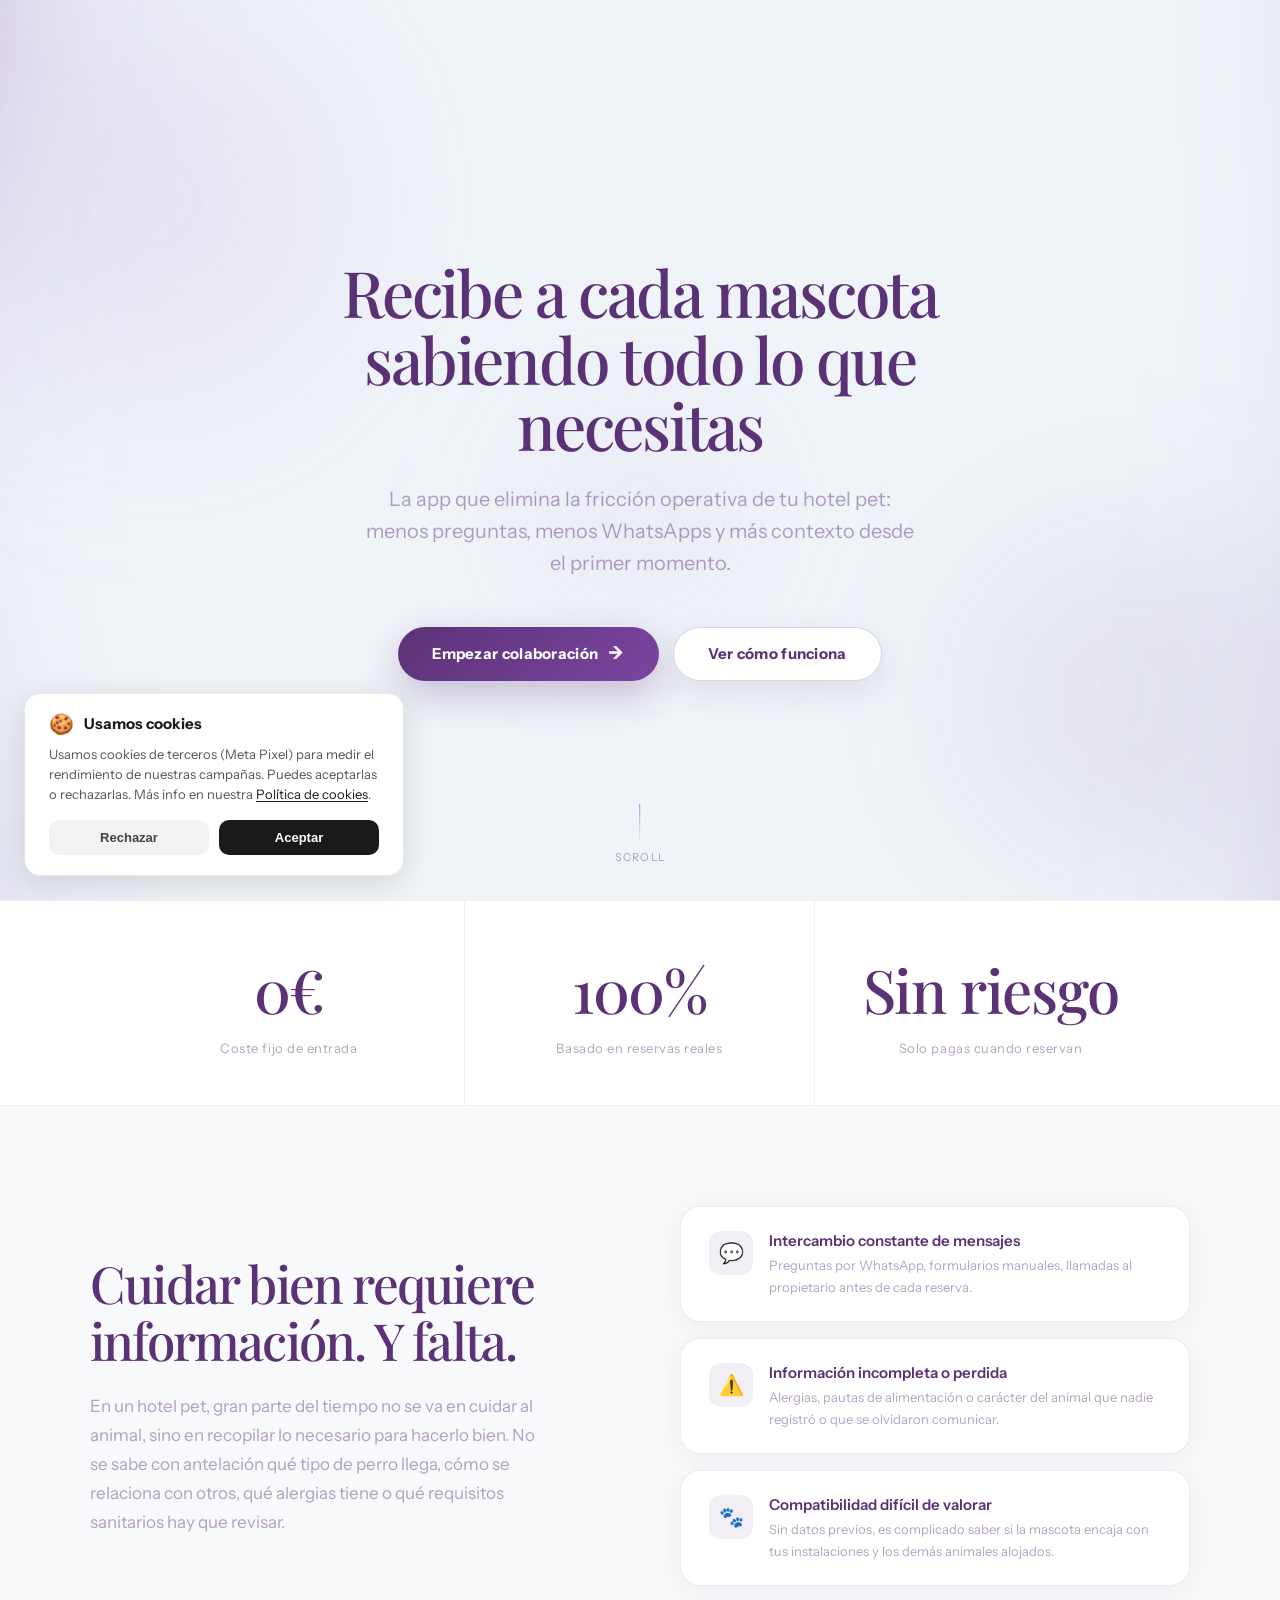
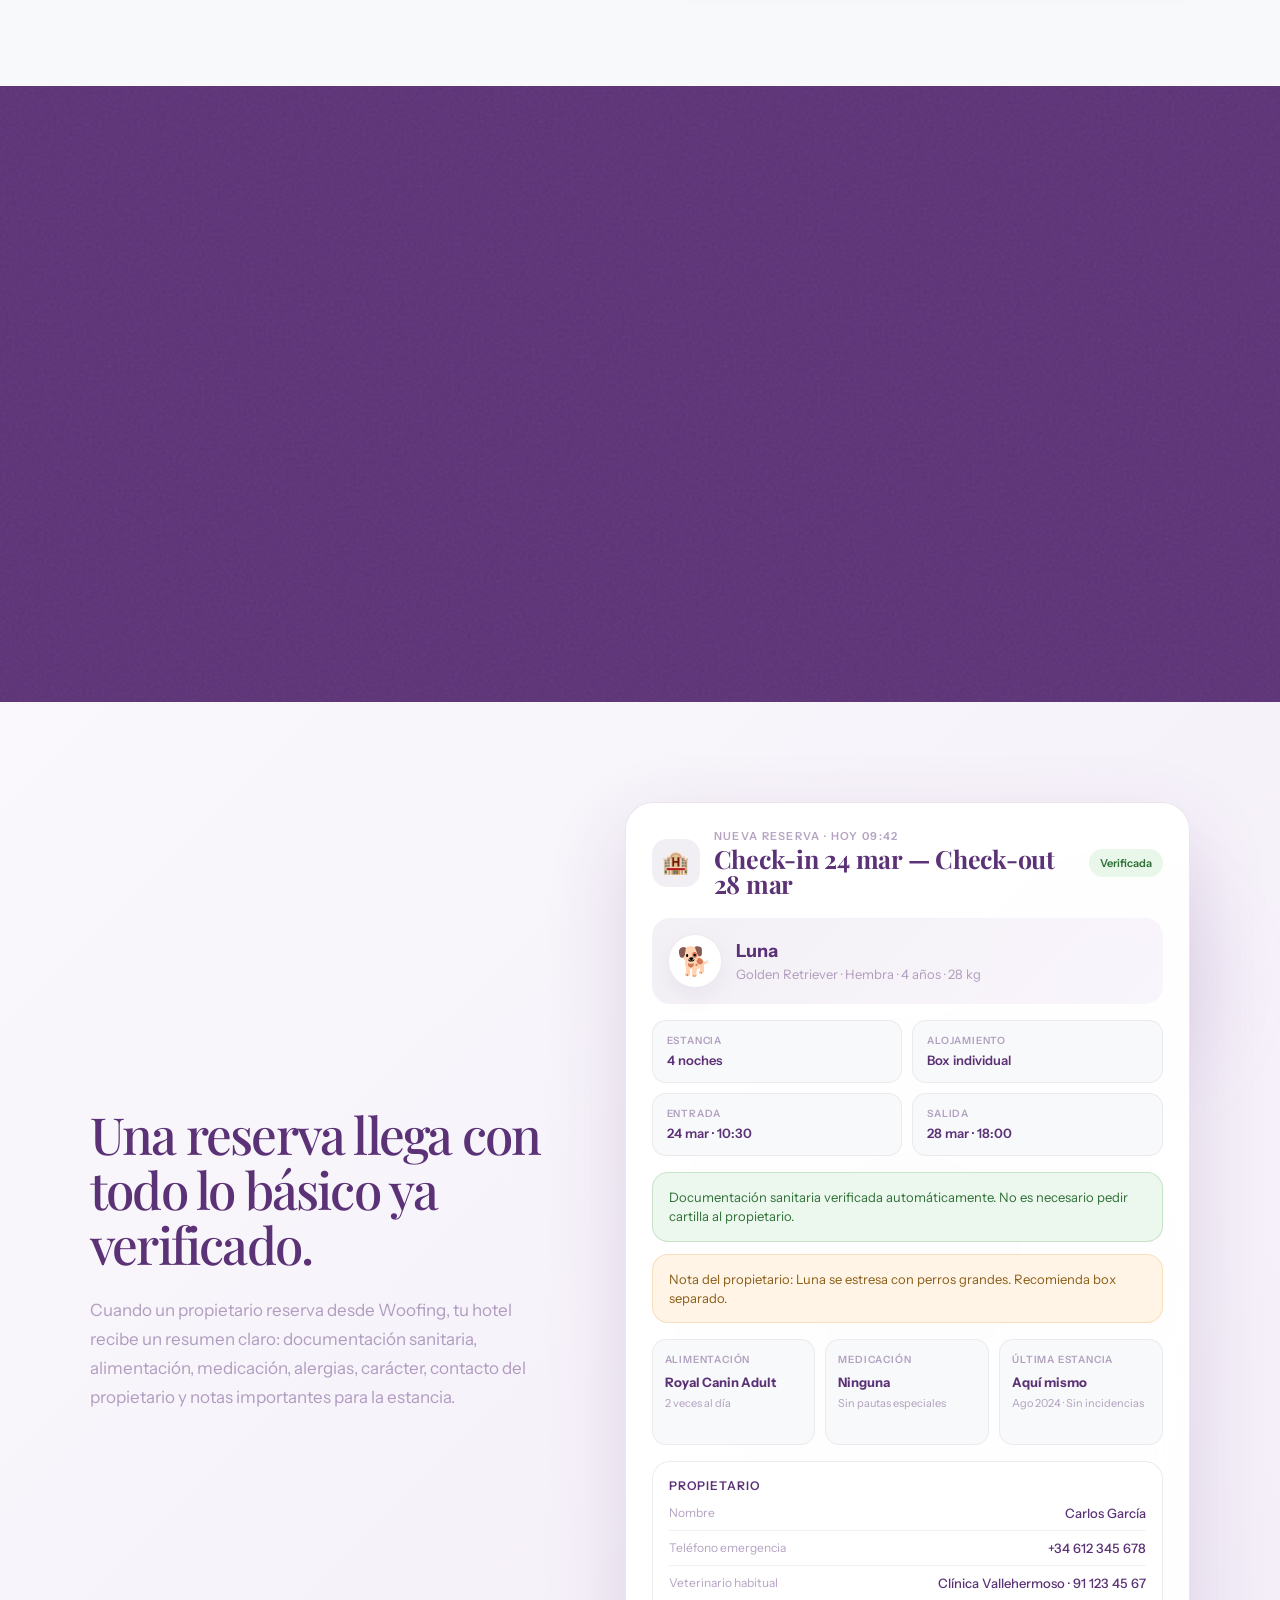
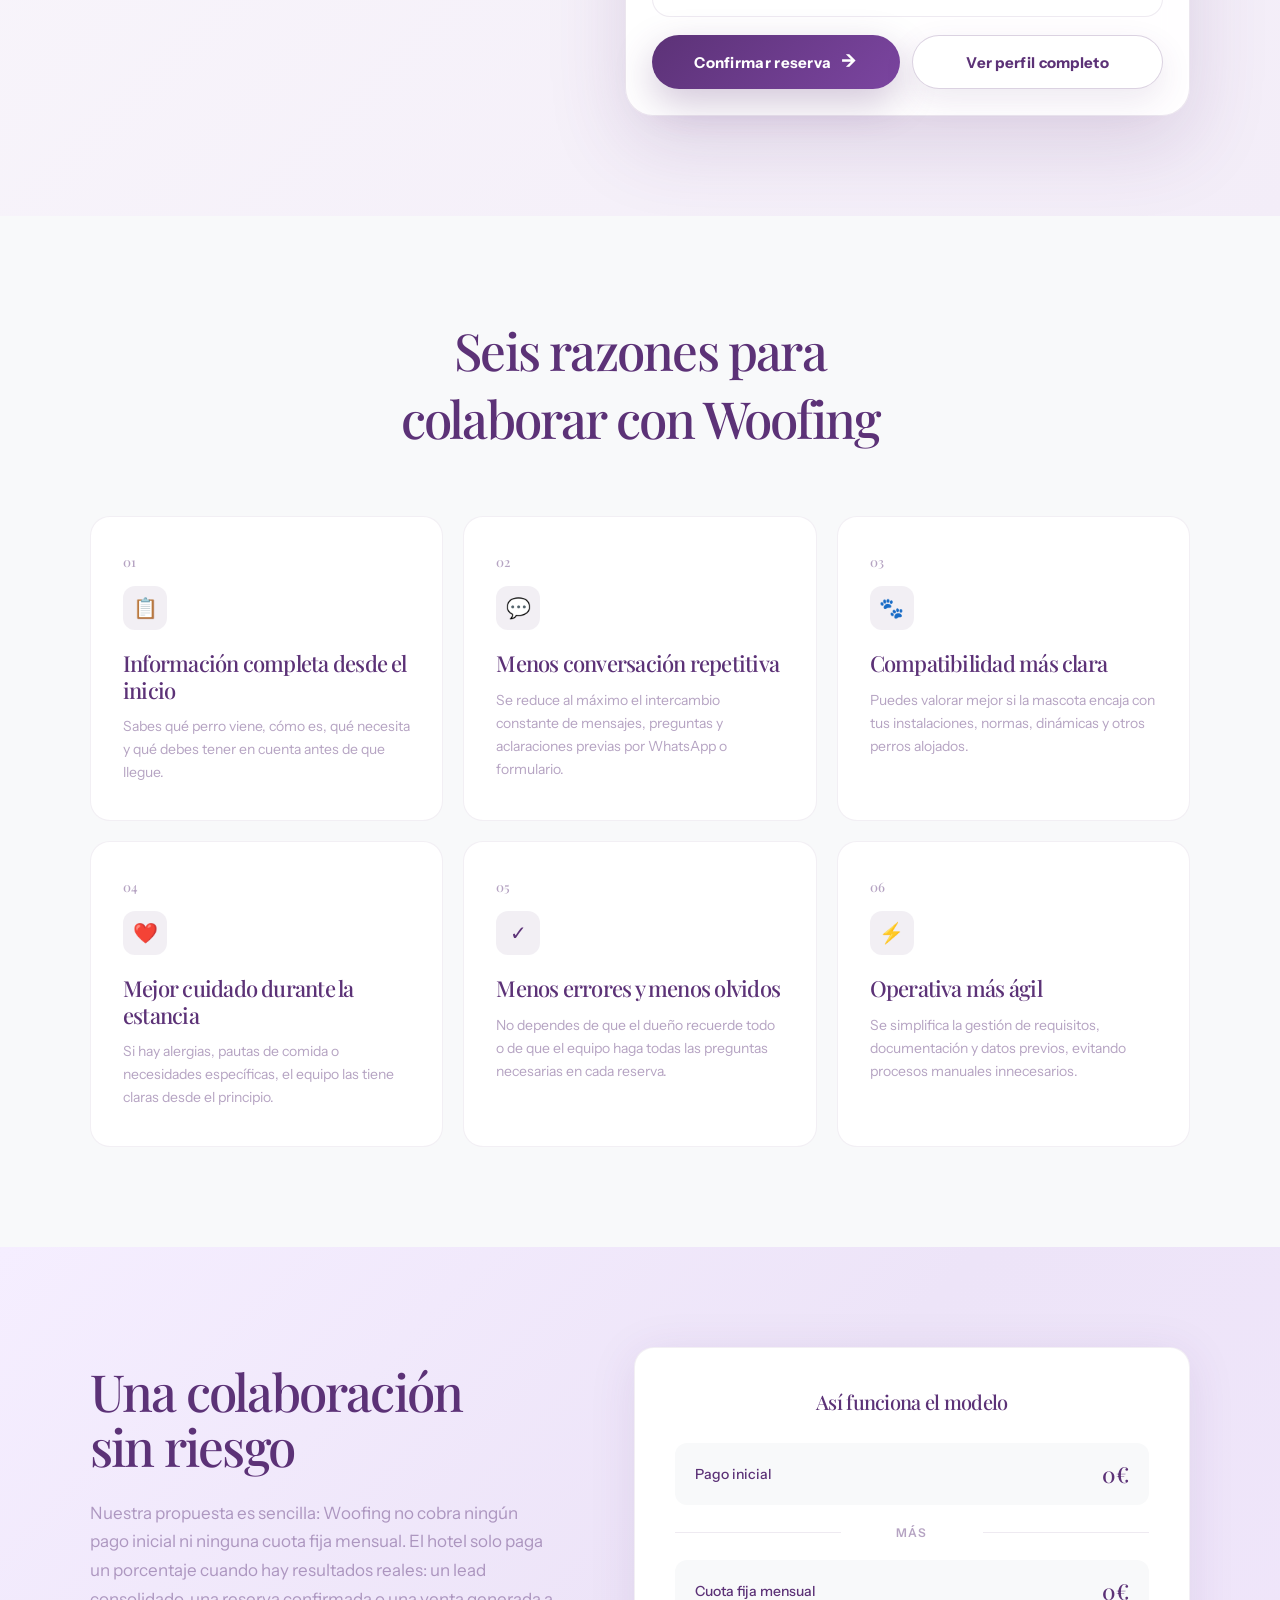
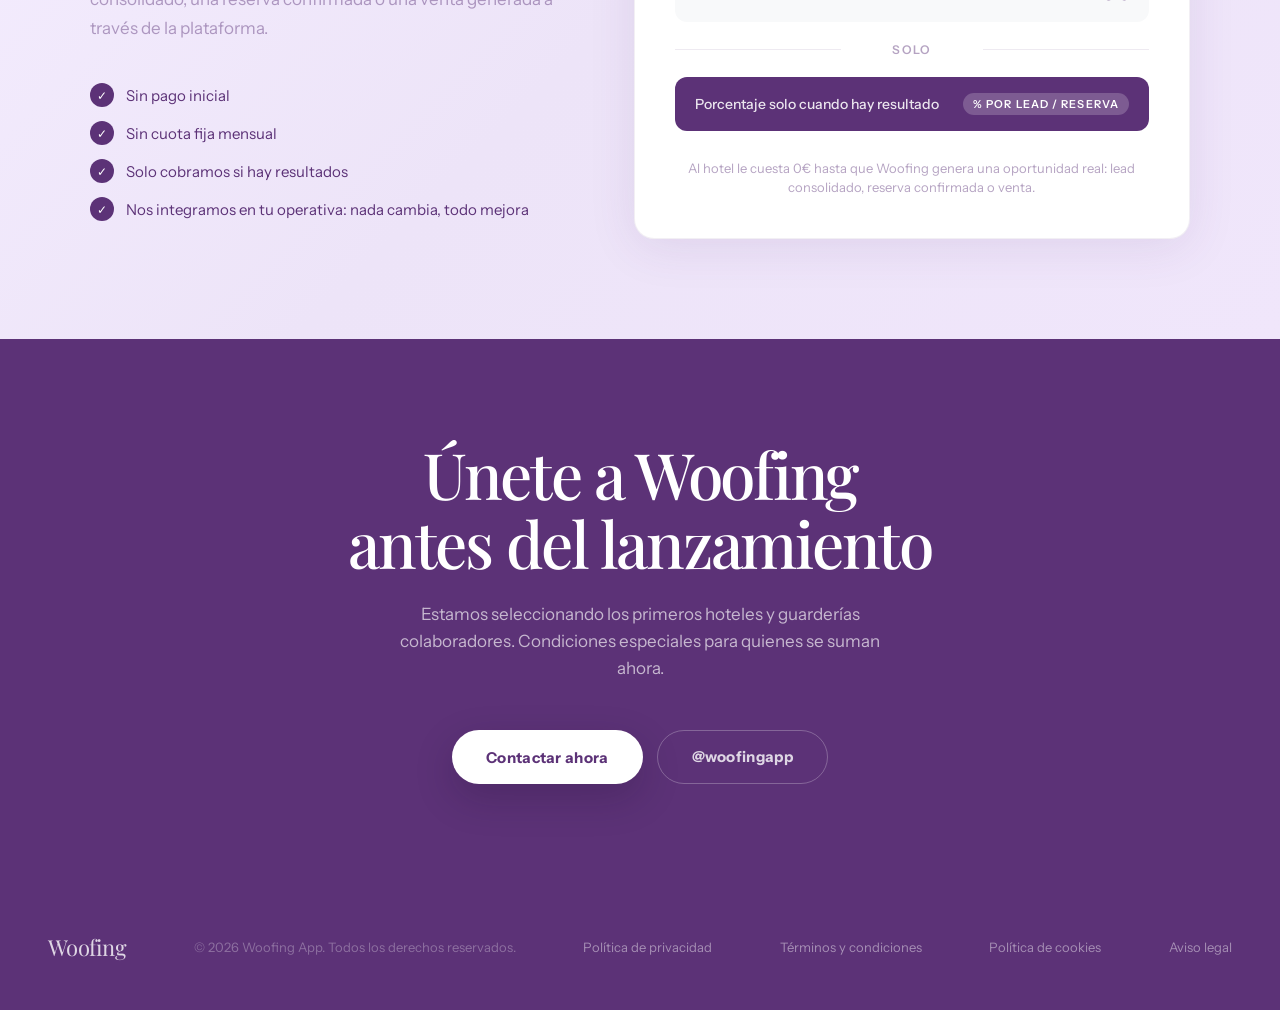
<file: hoteles.html>
<!DOCTYPE html>
<html lang="es">
<head>
<meta charset="UTF-8" />
<meta name="viewport" content="width=device-width, initial-scale=1.0" />
<title>Woofing — Hotel & Guardería Pet</title>

<!-- Pixel gestionado por cookies.js tras consentimiento -->

<link rel="icon" type="image/png" href="IMAGES/favicon_circulo.png" />
<link rel="preconnect" href="https://fonts.googleapis.com" />
<link rel="preconnect" href="https://fonts.gstatic.com" crossorigin />
<link href="https://fonts.googleapis.com/css2?family=Instrument+Sans:wght@300;400;500;600;700&family=Playfair+Display:wght@400;500&display=swap" rel="stylesheet" />

<link rel="stylesheet" href="cookies.css" />

<style>
*, *::before, *::after { box-sizing: border-box; margin: 0; padding: 0; }

:root {
  --purple: #5c3277;
  --purple-light: #7b45a0;
  --purple-pale: #f0e8f8;
  --purple-soft: rgba(92,50,119,0.08);
  --accent: #b388d4;
  --bg: #faf8fc;
  --white: #ffffff;
  --ink: #1a0d2e;
  --muted: rgba(92,50,119,0.45);
  --serif: 'Playfair Display', Georgia, serif;
  --sans: 'Instrument Sans', sans-serif;
  --radius: 20px;
  --radius-sm: 12px;
}

html { scroll-behavior: smooth; }

body {
  font-family: var(--sans);
  background: var(--bg);
  color: var(--ink);
  -webkit-font-smoothing: antialiased;
  overflow-x: hidden;
}

body::before {
  content: '';
  position: fixed;
  inset: 0;
  background-image: url("data:image/svg+xml,%3Csvg viewBox='0 0 256 256' xmlns='http://www.w3.org/2000/svg'%3E%3Cfilter id='n'%3E%3CfeTurbulence type='fractalNoise' baseFrequency='0.9' numOctaves='4' stitchTiles='stitch'/%3E%3C/filter%3E%3Crect width='100%25' height='100%25' filter='url(%23n)' opacity='0.04'/%3E%3C/svg%3E");
  pointer-events: none;
  z-index: 0;
  opacity: 0.4;
}

/* ── NAV ── */
.nav {
  position: fixed;
  top: 0;
  left: 0;
  right: 0;
  z-index: 100;
  padding: 14px 48px;
  display: flex;
  align-items: center;
  justify-content: space-between;
  background: rgba(250,248,252,0.88);
  backdrop-filter: blur(16px);
  border-bottom: 1px solid rgba(92,50,119,0.08);
  transition: all 0.3s ease;
}

.nav__logo img {
  height: 40px;
  width: auto;
  object-fit: contain;
  display: block;
}

.nav__right {
  display: flex;
  align-items: center;
  gap: 20px;
}

.lang-switch {
  display: flex;
  align-items: center;
  gap: 8px;
  font-family: var(--sans);
  font-size: 13px;
  letter-spacing: 0.08em;
  text-transform: uppercase;
}

.lang-switch__btn {
  background: none;
  border: none;
  color: var(--purple);
  cursor: pointer;
  font: inherit;
  opacity: 0.4;
  transition: opacity 0.2s;
}

.lang-switch__btn.active {
  opacity: 1;
  font-weight: 600;
}

.lang-switch__btn:hover { opacity: 0.75; }

.lang-switch__divider {
  opacity: 0.3;
  color: var(--purple);
}

.nav__pill {
  background: var(--purple);
  color: #fff;
  font-family: var(--sans);
  font-size: 13px;
  font-weight: 500;
  letter-spacing: 0.05em;
  text-transform: uppercase;
  padding: 9px 22px;
  border-radius: 100px;
  border: none;
  cursor: pointer;
  text-decoration: none;
  transition: opacity 0.2s, transform 0.15s;
}

.nav__pill:hover {
  opacity: 0.82;
  transform: translateY(-1px);
}

/* ── HERO ── */
.hero {
  min-height: 100vh;
  display: flex;
  flex-direction: column;
  align-items: center;
  justify-content: center;
  text-align: center;
  padding: 120px 24px 80px;
  position: relative;
  overflow: hidden;
}

.hero__bg-blob {
  position: absolute;
  border-radius: 50%;
  filter: blur(80px);
  pointer-events: none;
  z-index: 0;
}

.hero__bg-blob--1 {
  width: 600px;
  height: 600px;
  background: radial-gradient(circle, rgba(180,130,210,0.18) 0%, transparent 70%);
  top: -100px;
  left: -150px;
  animation: blobFloat1 12s ease-in-out infinite;
}

.hero__bg-blob--2 {
  width: 500px;
  height: 500px;
  background: radial-gradient(circle, rgba(92,50,119,0.12) 0%, transparent 70%);
  bottom: -50px;
  right: -100px;
  animation: blobFloat2 14s ease-in-out infinite;
}

.hero__bg-blob--3 {
  width: 300px;
  height: 300px;
  background: radial-gradient(circle, rgba(179,136,212,0.15) 0%, transparent 70%);
  top: 40%;
  left: 50%;
  transform: translateX(-50%);
  animation: blobFloat3 10s ease-in-out infinite;
}

@keyframes blobFloat1 {
  0%,100% { transform: translate(0,0) scale(1); }
  50% { transform: translate(40px,30px) scale(1.05); }
}

@keyframes blobFloat2 {
  0%,100% { transform: translate(0,0) scale(1); }
  50% { transform: translate(-30px,-40px) scale(1.08); }
}

@keyframes blobFloat3 {
  0%,100% { transform: translateX(-50%) scale(1); }
  50% { transform: translateX(-50%) scale(1.12); }
}

.hero__eyebrow {
  position: relative;
  z-index: 1;
  display: inline-flex;
  align-items: center;
  gap: 8px;
  background: var(--purple-soft);
  border: 1px solid rgba(92,50,119,0.15);
  color: var(--purple);
  font-size: 12px;
  font-weight: 600;
  letter-spacing: 0.12em;
  text-transform: uppercase;
  padding: 7px 16px;
  border-radius: 100px;
  margin-bottom: 32px;
  opacity: 0;
  animation: fadeUp 0.7s 0.2s ease forwards;
}

.hero__eyebrow-dot {
  width: 6px;
  height: 6px;
  border-radius: 50%;
  background: var(--purple);
  animation: pulse 2s ease-in-out infinite;
}

@keyframes pulse {
  0%,100% { opacity: 1; transform: scale(1); }
  50% { opacity: 0.5; transform: scale(1.3); }
}

.hero__title {
  position: relative;
  z-index: 1;
  font-family: var(--serif);
  font-size: clamp(32px,5vw,68px);
  line-height: 1.04;
  color: var(--purple);
  letter-spacing: -0.02em;
  max-width: 800px;
  margin-bottom: 24px;
  opacity: 0;
  animation: fadeUp 0.8s 0.35s ease forwards;
}

.hero__title em {
  font-style: italic;
  color: var(--purple-light);
}

.hero__subtitle {
  position: relative;
  z-index: 1;
  font-size: clamp(16px,2vw,20px);
  font-weight: 300;
  color: var(--muted);
  max-width: 560px;
  line-height: 1.6;
  margin-bottom: 48px;
  opacity: 0;
  animation: fadeUp 0.8s 0.5s ease forwards;
}

.hero__cta-group {
  position: relative;
  z-index: 1;
  display: flex;
  gap: 14px;
  align-items: center;
  flex-wrap: wrap;
  justify-content: center;
  opacity: 0;
  animation: fadeUp 0.8s 0.65s ease forwards;
}

.btn-primary {
  background: var(--purple);
  color: #fff;
  font-family: var(--sans);
  font-weight: 500;
  font-size: 15px;
  padding: 16px 36px;
  border-radius: 100px;
  border: none;
  cursor: pointer;
  text-decoration: none;
  transition: opacity 0.2s, transform 0.2s, box-shadow 0.2s;
  box-shadow: 0 8px 32px rgba(92,50,119,0.25);
  display: inline-block;
}

.btn-primary:hover {
  opacity: 0.88;
  transform: translateY(-2px);
  box-shadow: 0 16px 40px rgba(92,50,119,0.3);
}

.btn-secondary {
  color: var(--purple);
  font-family: var(--sans);
  font-weight: 500;
  font-size: 15px;
  padding: 16px 24px;
  border-radius: 100px;
  border: 1.5px solid rgba(92,50,119,0.2);
  background: transparent;
  cursor: pointer;
  text-decoration: none;
  transition: border-color 0.2s, background 0.2s;
  display: inline-block;
}

.btn-secondary:hover {
  border-color: var(--purple);
  background: var(--purple-soft);
}

.hero__scroll-hint {
  position: absolute;
  bottom: 36px;
  left: 50%;
  transform: translateX(-50%);
  z-index: 1;
  display: flex;
  flex-direction: column;
  align-items: center;
  gap: 6px;
  color: var(--muted);
  font-size: 11px;
  letter-spacing: 0.1em;
  text-transform: uppercase;
  animation: fadeIn 1s 1.2s ease forwards;
  opacity: 0;
}

.hero__scroll-line {
  width: 1px;
  height: 40px;
  background: linear-gradient(to bottom,var(--accent),transparent);
  animation: scrollLine 1.8s ease-in-out infinite;
}

@keyframes scrollLine {
  0%,100% { opacity: 0.4; transform: scaleY(1); }
  50% { opacity: 1; transform: scaleY(1.2); }
}

@keyframes fadeUp {
  from { opacity: 0; transform: translateY(24px); }
  to { opacity: 1; transform: translateY(0); }
}

@keyframes fadeIn {
  from { opacity: 0; }
  to { opacity: 1; }
}

/* ── GENERAL ── */
.section {
  padding: 100px 24px;
  position: relative;
  z-index: 1;
}

.section-inner {
  max-width: 1100px;
  margin: 0 auto;
}

.section__label {
  display: inline-flex;
  align-items: center;
  gap: 8px;
  font-size: 11px;
  font-weight: 600;
  letter-spacing: 0.14em;
  text-transform: uppercase;
  color: var(--purple);
  opacity: 0.55;
  margin-bottom: 20px;
}

.section__label::before {
  content: '';
  width: 24px;
  height: 1px;
  background: currentColor;
  display: inline-block;
}

/* ── PROBLEM ── */
.problem-layout {
  display: grid;
  grid-template-columns: 1fr 1fr;
  gap: 80px;
  align-items: center;
}

.problem__heading {
  font-family: var(--serif);
  font-size: clamp(32px,4vw,54px);
  line-height: 1.1;
  color: var(--purple);
  letter-spacing: -0.02em;
  margin-bottom: 24px;
}

.problem__heading em {
  font-style: italic;
  color: var(--purple-light);
}

.problem__body {
  font-size: 17px;
  font-weight: 300;
  line-height: 1.7;
  color: var(--muted);
  max-width: 460px;
}

.problem__visual {
  position: relative;
  display: flex;
  flex-direction: column;
  gap: 16px;
}

.problem-card {
  background: var(--white);
  border: 1px solid rgba(92,50,119,0.1);
  border-radius: var(--radius);
  padding: 24px 28px;
  display: flex;
  align-items: flex-start;
  gap: 16px;
  box-shadow: 0 4px 24px rgba(92,50,119,0.06);
  transition: transform 0.3s ease, box-shadow 0.3s ease;
  opacity: 0;
  transform: translateX(30px);
}

.problem-card:hover {
  transform: translateX(4px) !important;
  box-shadow: 0 8px 32px rgba(92,50,119,0.12);
}

.problem-card.visible {
  opacity: 1;
  transform: translateX(0);
  transition: opacity 0.6s ease, transform 0.6s ease, box-shadow 0.3s ease;
}

.problem-card:nth-child(2) { transition-delay: 0.12s !important; }
.problem-card:nth-child(3) { transition-delay: 0.24s !important; }

.problem-card__icon {
  width: 44px;
  height: 44px;
  min-width: 44px;
  border-radius: 12px;
  background: var(--purple-soft);
  display: flex;
  align-items: center;
  justify-content: center;
  font-size: 20px;
}

.problem-card__text strong {
  display: block;
  font-size: 15px;
  font-weight: 600;
  color: var(--purple);
  margin-bottom: 4px;
}

.problem-card__text span {
  font-size: 13px;
  font-weight: 300;
  color: var(--muted);
  line-height: 1.5;
}

/* ── SOLUTION ── */
.solution-section {
  background: var(--purple);
  color: #fff;
  position: relative;
  overflow: hidden;
}

.solution-section::before {
  content: '';
  position: absolute;
  inset: 0;
  background: url("data:image/svg+xml,%3Csvg viewBox='0 0 256 256' xmlns='http://www.w3.org/2000/svg'%3E%3Cfilter id='n'%3E%3CfeTurbulence type='fractalNoise' baseFrequency='0.75' numOctaves='4' stitchTiles='stitch'/%3E%3C/filter%3E%3Crect width='100%25' height='100%25' filter='url(%23n)' opacity='0.07'/%3E%3C/svg%3E");
  pointer-events: none;
}

.solution-section .section__label {
  color: rgba(255,255,255,0.5);
}

.solution-section .section__label::before {
  background: rgba(255,255,255,0.4);
}

.solution__grid {
  display: grid;
  grid-template-columns: 1fr 1fr;
  gap: 56px;
  align-items: start;
}

.solution__col-title {
  font-family: var(--serif);
  font-size: clamp(28px,3.5vw,48px);
  line-height: 1.12;
  letter-spacing: -0.02em;
  color: #fff;
  margin-bottom: 40px;
}

.solution__col-title em {
  font-style: italic;
  color: var(--accent);
}

.solution-block {
  padding: 28px 0;
  border-top: 1px solid rgba(255,255,255,0.12);
}

.solution-block:last-child {
  border-bottom: 1px solid rgba(255,255,255,0.12);
}

.solution-block__eyebrow {
  font-size: 11px;
  font-weight: 600;
  letter-spacing: 0.12em;
  text-transform: uppercase;
  color: var(--accent);
  margin-bottom: 10px;
}

.solution-block__title {
  font-family: var(--serif);
  font-size: 22px;
  color: #fff;
  margin-bottom: 10px;
}

.solution-block__body {
  font-size: 15px;
  font-weight: 300;
  line-height: 1.65;
  color: rgba(255,255,255,0.65);
}

/* ── DEMO RESERVA HOTEL ── */
.booking-demo-section {
  background: linear-gradient(135deg, #faf8fc 0%, #f3edf8 100%);
  overflow: hidden;
}

.booking-demo-layout {
  display: grid;
  grid-template-columns: 0.9fr 1.1fr;
  gap: 72px;
  align-items: center;
}

.booking-demo-title {
  font-family: var(--serif);
  font-size: clamp(32px, 4vw, 54px);
  line-height: 1.08;
  color: var(--purple);
  letter-spacing: -0.02em;
  margin-bottom: 24px;
}

.booking-demo-title em {
  font-style: italic;
  color: var(--purple-light);
}

.booking-demo-text {
  font-size: 17px;
  font-weight: 300;
  line-height: 1.7;
  color: var(--muted);
  max-width: 480px;
}

.booking-demo-visual {
  position: relative;
  min-height: 620px;
  display: flex;
  align-items: center;
  justify-content: center;
}

.booking-demo-visual::before {
  content: '';
  position: absolute;
  width: 540px;
  height: 540px;
  border-radius: 50%;
  background: radial-gradient(circle, rgba(92,50,119,0.16) 0%, transparent 68%);
  filter: blur(20px);
  animation: demoGlow 7s ease-in-out infinite;
}

.booking-demo-visual::after {
  content: '';
  position: absolute;
  width: 300px;
  height: 300px;
  right: -70px;
  top: 30px;
  border-radius: 50%;
  background: radial-gradient(circle, rgba(179,136,212,0.18) 0%, transparent 70%);
  filter: blur(28px);
  animation: demoGlowSmall 8s ease-in-out infinite;
}

@keyframes demoGlow {
  0%, 100% { transform: scale(1); opacity: 0.65; }
  50% { transform: scale(1.08); opacity: 1; }
}

@keyframes demoGlowSmall {
  0%, 100% { transform: translate(0,0) scale(1); opacity: 0.5; }
  50% { transform: translate(-20px,18px) scale(1.1); opacity: 0.85; }
}

.hotel-notification-card {
  position: relative;
  z-index: 1;
  width: 100%;
  max-width: 610px;
  background: rgba(255,255,255,0.94);
  border: 1px solid rgba(92,50,119,0.12);
  border-radius: 28px;
  padding: 26px;
  box-shadow: 0 28px 80px rgba(92,50,119,0.16);
  backdrop-filter: blur(18px);
  animation: notificationFloat 5.5s ease-in-out infinite;
}

@keyframes notificationFloat {
  0%, 100% { transform: translateY(0); }
  50% { transform: translateY(-12px); }
}

.hotel-notification-top {
  display: grid;
  grid-template-columns: auto 1fr auto;
  gap: 14px;
  align-items: center;
  margin-bottom: 22px;
}

.hotel-notification-icon {
  width: 48px;
  height: 48px;
  border-radius: 15px;
  background: var(--purple-soft);
  color: var(--purple);
  display: flex;
  align-items: center;
  justify-content: center;
  font-size: 22px;
}

.hotel-notification-kicker {
  font-size: 11px;
  font-weight: 600;
  color: var(--muted);
  letter-spacing: 0.12em;
  text-transform: uppercase;
  margin-bottom: 3px;
}

.hotel-notification-title {
  font-family: var(--serif);
  font-size: 25px;
  line-height: 1;
  color: var(--purple);
  letter-spacing: -0.01em;
}

.hotel-notification-status {
  font-size: 11px;
  font-weight: 600;
  color: #2f6f38;
  background: #e8f7ea;
  padding: 7px 11px;
  border-radius: 100px;
  white-space: nowrap;
}

.hotel-notification-patient {
  display: flex;
  align-items: center;
  gap: 14px;
  padding: 16px;
  border-radius: 18px;
  background: linear-gradient(135deg, rgba(92,50,119,0.07), rgba(179,136,212,0.08));
  margin-bottom: 16px;
}

.hotel-avatar {
  width: 54px;
  height: 54px;
  min-width: 54px;
  border-radius: 50%;
  background: #fff;
  border: 1px solid rgba(92,50,119,0.1);
  display: flex;
  align-items: center;
  justify-content: center;
  font-size: 28px;
  box-shadow: 0 8px 24px rgba(92,50,119,0.08);
}

.hotel-notification-patient strong {
  display: block;
  font-size: 18px;
  color: var(--purple);
  margin-bottom: 4px;
}

.hotel-notification-patient span {
  display: block;
  font-size: 13px;
  color: var(--muted);
}

.hotel-stay-grid {
  display: grid;
  grid-template-columns: repeat(2, 1fr);
  gap: 10px;
  margin-bottom: 16px;
}

.hotel-stay-grid div {
  background: var(--bg);
  border: 1px solid rgba(92,50,119,0.08);
  border-radius: 14px;
  padding: 13px 14px;
}

.hotel-stay-grid span {
  display: block;
  font-size: 10px;
  font-weight: 600;
  color: var(--muted);
  letter-spacing: 0.08em;
  text-transform: uppercase;
  margin-bottom: 5px;
}

.hotel-stay-grid strong {
  display: block;
  font-size: 13px;
  font-weight: 600;
  color: var(--purple);
  line-height: 1.3;
}

.hotel-confirmation {
  border-radius: 16px;
  background: #ecf8ed;
  border: 1px solid rgba(98,169,106,0.28);
  padding: 15px 16px;
  margin-bottom: 12px;
  color: #2f6f38;
  font-size: 13px;
  line-height: 1.45;
}

.hotel-note {
  border-radius: 16px;
  background: #fff4e6;
  border: 1px solid rgba(217,154,48,0.24);
  padding: 15px 16px;
  margin-bottom: 16px;
  color: #8a5d17;
  font-size: 13px;
  line-height: 1.45;
}

.hotel-alerts {
  display: grid;
  grid-template-columns: repeat(3, 1fr);
  gap: 10px;
  margin-bottom: 16px;
}

.hotel-alert {
  border-radius: 14px;
  padding: 13px 12px;
  min-height: 106px;
  background: var(--bg);
  border: 1px solid rgba(92,50,119,0.08);
}

.hotel-alert span {
  display: block;
  font-size: 10px;
  font-weight: 600;
  color: var(--muted);
  letter-spacing: 0.08em;
  text-transform: uppercase;
  margin-bottom: 8px;
}

.hotel-alert strong {
  display: block;
  font-size: 13px;
  color: var(--purple);
  line-height: 1.25;
  margin-bottom: 5px;
}

.hotel-alert small {
  display: block;
  font-size: 11px;
  color: var(--muted);
  line-height: 1.35;
}

.hotel-owner-card {
  border: 1px solid rgba(92,50,119,0.1);
  border-radius: 18px;
  padding: 16px;
  background: #fff;
  margin-bottom: 18px;
}

.hotel-owner-card p {
  font-size: 12px;
  font-weight: 600;
  color: var(--purple);
  letter-spacing: 0.08em;
  text-transform: uppercase;
  margin-bottom: 12px;
}

.hotel-owner-row {
  display: grid;
  grid-template-columns: 1fr auto;
  gap: 12px;
  padding: 9px 0;
  border-top: 1px solid rgba(92,50,119,0.07);
}

.hotel-owner-row:first-of-type {
  border-top: none;
  padding-top: 0;
}

.hotel-owner-row span {
  font-size: 12px;
  color: var(--muted);
}

.hotel-owner-row strong {
  font-size: 13px;
  font-weight: 500;
  color: var(--purple);
  text-align: right;
}

.hotel-notification-actions {
  display: flex;
  align-items: center;
  gap: 12px;
}

.hotel-notification-actions button {
  flex: 1;
  background: var(--purple);
  color: #fff;
  border: none;
  border-radius: 14px;
  padding: 14px 18px;
  font-family: var(--sans);
  font-size: 14px;
  font-weight: 600;
  cursor: pointer;
  box-shadow: 0 10px 30px rgba(92,50,119,0.2);
  transition: opacity 0.2s, transform 0.2s;
}

.hotel-notification-actions button:hover {
  opacity: 0.88;
  transform: translateY(-1px);
}

.hotel-notification-actions a {
  flex: 1;
  border: 1px solid rgba(92,50,119,0.18);
  color: var(--purple);
  background: rgba(92,50,119,0.04);
  border-radius: 14px;
  padding: 14px 18px;
  font-size: 14px;
  font-weight: 600;
  text-align: center;
  text-decoration: none;
  transition: background 0.2s, border-color 0.2s;
}

.hotel-notification-actions a:hover {
  background: rgba(92,50,119,0.08);
  border-color: rgba(92,50,119,0.28);
}

/* ── BENEFITS ── */
.benefits-section { background: var(--bg); }

.benefits__title {
  font-family: var(--serif);
  font-size: clamp(32px,4vw,56px);
  color: var(--purple);
  text-align: center;
  margin-bottom: 64px;
  letter-spacing: -0.02em;
}

.benefits__title em {
  font-style: italic;
  color: var(--purple-light);
}

.benefits-grid {
  display: grid;
  grid-template-columns: repeat(3,1fr);
  gap: 20px;
}

.benefit-card {
  background: var(--white);
  border: 1px solid rgba(92,50,119,0.08);
  border-radius: var(--radius);
  padding: 36px 32px;
  position: relative;
  overflow: hidden;
  transition: transform 0.3s ease, box-shadow 0.3s ease, border-color 0.3s ease;
  opacity: 0;
  transform: translateY(20px);
  cursor: default;
}

.benefit-card.visible {
  opacity: 1;
  transform: translateY(0);
  transition: opacity 0.6s ease, transform 0.6s ease, box-shadow 0.3s ease, border-color 0.3s ease;
}

.benefit-card:hover {
  transform: translateY(-4px) !important;
  box-shadow: 0 16px 48px rgba(92,50,119,0.12);
  border-color: rgba(92,50,119,0.2);
}

.benefit-card__num {
  font-family: var(--serif);
  font-size: 13px;
  color: var(--muted);
  margin-bottom: 16px;
  font-style: italic;
  display: block;
}

.benefit-card__icon {
  width: 44px;
  height: 44px;
  border-radius: 12px;
  background: var(--purple-soft);
  display: flex;
  align-items: center;
  justify-content: center;
  margin-bottom: 20px;
  font-size: 20px;
}

.benefit-card__title {
  font-family: var(--serif);
  font-size: 22px;
  color: var(--purple);
  margin-bottom: 12px;
  line-height: 1.2;
}

.benefit-card__body {
  font-size: 14px;
  font-weight: 300;
  line-height: 1.65;
  color: var(--muted);
}

/* ── RISK ── */
.risk-section {
  background: linear-gradient(135deg,#f5eeff 0%,#ede4f8 50%,#f0e6fb 100%);
  position: relative;
  overflow: hidden;
}

.risk-section::after {
  content: '';
  position: absolute;
  bottom: -60px;
  right: -60px;
  width: 300px;
  height: 300px;
  border-radius: 50%;
  background: rgba(92,50,119,0.06);
  pointer-events: none;
}

.risk-layout {
  display: grid;
  grid-template-columns: 1fr 1.2fr;
  gap: 80px;
  align-items: center;
}

.risk__heading {
  font-family: var(--serif);
  font-size: clamp(32px,4vw,54px);
  line-height: 1.08;
  color: var(--purple);
  letter-spacing: -0.02em;
  margin-bottom: 24px;
}

.risk__body {
  font-size: 17px;
  font-weight: 300;
  line-height: 1.7;
  color: var(--muted);
  margin-bottom: 40px;
}

.risk__checklist {
  list-style: none;
  display: flex;
  flex-direction: column;
  gap: 14px;
}

.risk__checklist li {
  display: flex;
  align-items: center;
  gap: 12px;
  font-size: 15px;
  font-weight: 400;
  color: var(--purple);
}

.risk__check {
  width: 24px;
  height: 24px;
  min-width: 24px;
  border-radius: 50%;
  background: var(--purple);
  display: flex;
  align-items: center;
  justify-content: center;
  color: #fff;
  font-size: 12px;
}

.risk-visual {
  background: var(--white);
  border-radius: var(--radius);
  padding: 40px;
  box-shadow: 0 8px 48px rgba(92,50,119,0.1);
  border: 1px solid rgba(92,50,119,0.08);
}

.risk-visual__title {
  font-family: var(--serif);
  font-size: 20px;
  color: var(--purple);
  margin-bottom: 28px;
  text-align: center;
}

.commission-visual {
  display: flex;
  flex-direction: column;
  gap: 20px;
}

.commission-row {
  display: flex;
  align-items: center;
  justify-content: space-between;
  padding: 16px 20px;
  border-radius: var(--radius-sm);
  background: var(--bg);
}

.commission-row--highlighted {
  background: var(--purple);
  color: #fff;
}

.commission-row__label {
  font-size: 14px;
  font-weight: 500;
  color: var(--purple);
}

.commission-row--highlighted .commission-row__label {
  color: rgba(255,255,255,0.88);
}

.commission-row__value {
  font-family: var(--serif);
  font-size: 22px;
  color: var(--purple);
  font-style: italic;
}

.commission-row--highlighted .commission-row__value {
  color: #fff;
}

.commission-row__badge {
  font-size: 11px;
  font-weight: 600;
  letter-spacing: 0.1em;
  text-transform: uppercase;
  background: rgba(255,255,255,0.2);
  padding: 4px 10px;
  border-radius: 100px;
  color: #fff;
  white-space: nowrap;
}

.commission-divider {
  text-align: center;
  font-size: 12px;
  font-weight: 600;
  letter-spacing: 0.1em;
  text-transform: uppercase;
  color: var(--muted);
  position: relative;
}

.commission-divider::before,
.commission-divider::after {
  content: '';
  position: absolute;
  top: 50%;
  width: 35%;
  height: 1px;
  background: rgba(92,50,119,0.1);
}

.commission-divider::before { left: 0; }
.commission-divider::after { right: 0; }

/* ── CTA ── */
.cta-section {
  background: var(--purple);
  text-align: center;
  position: relative;
  overflow: hidden;
}

.cta-section__logo-bg {
  position: absolute;
  top: 50%;
  left: 50%;
  transform: translate(-50%,-50%);
  pointer-events: none;
  z-index: 0;
  opacity: 0.06;
  width: min(600px,80vw);
}

.cta-section__logo-bg img {
  width: 100%;
  height: auto;
  filter: brightness(0) invert(1);
}

.cta__label {
  color: rgba(255,255,255,0.45);
}

.cta__label::before {
  background: rgba(255,255,255,0.4);
}

.cta__title {
  font-family: var(--serif);
  font-size: clamp(36px,5vw,68px);
  color: #fff;
  letter-spacing: -0.02em;
  line-height: 1.08;
  margin-bottom: 24px;
  position: relative;
  z-index: 1;
}

.cta__title em {
  font-style: italic;
  color: var(--accent);
}

.cta__subtitle {
  font-size: 17px;
  font-weight: 300;
  color: rgba(255,255,255,0.65);
  max-width: 480px;
  margin: 0 auto 48px;
  line-height: 1.6;
  position: relative;
  z-index: 1;
}

.cta__btns {
  display: flex;
  gap: 14px;
  justify-content: center;
  flex-wrap: wrap;
  position: relative;
  z-index: 1;
}

.btn-white {
  background: #fff;
  color: var(--purple);
  font-family: var(--sans);
  font-weight: 600;
  font-size: 15px;
  padding: 16px 40px;
  border-radius: 100px;
  border: none;
  cursor: pointer;
  text-decoration: none;
  transition: opacity 0.2s, transform 0.2s;
  box-shadow: 0 8px 32px rgba(0,0,0,0.2);
  display: inline-block;
}

.btn-white:hover {
  opacity: 0.9;
  transform: translateY(-2px);
}

.btn-ghost {
  background: transparent;
  color: rgba(255,255,255,0.8);
  font-family: var(--sans);
  font-weight: 500;
  font-size: 15px;
  padding: 16px 28px;
  border-radius: 100px;
  border: 1.5px solid rgba(255,255,255,0.25);
  cursor: pointer;
  text-decoration: none;
  transition: border-color 0.2s, background 0.2s;
  display: inline-block;
}

.btn-ghost:hover {
  border-color: rgba(255,255,255,0.6);
  background: rgba(255,255,255,0.08);
}

/* ── STATS ── */
.stats-strip {
  border-top: 1px solid rgba(92,50,119,0.08);
  border-bottom: 1px solid rgba(92,50,119,0.08);
  background: var(--white);
  overflow: hidden;
}

.stats-inner {
  max-width: 1100px;
  margin: 0 auto;
  padding: 0 24px;
  display: grid;
  grid-template-columns: repeat(3,1fr);
}

.stat-item {
  padding: 48px 32px;
  text-align: center;
  border-right: 1px solid rgba(92,50,119,0.08);
}

.stat-item:last-child {
  border-right: none;
}

.stat-item__num {
  font-family: var(--serif);
  font-size: clamp(36px,5vw,60px);
  color: var(--purple);
  font-style: italic;
  display: block;
  margin-bottom: 8px;
  letter-spacing: -0.02em;
}

.stat-item__label {
  font-size: 13px;
  font-weight: 400;
  color: var(--muted);
  letter-spacing: 0.04em;
}

/* ── FOOTER ── */
.footer {
  background: var(--ink);
  padding: 48px;
  display: flex;
  align-items: center;
  justify-content: space-between;
  gap: 24px;
  flex-wrap: wrap;
}

.footer__brand {
  font-family: var(--serif);
  font-size: 22px;
  color: rgba(255,255,255,0.8);
  letter-spacing: -0.01em;
}

.footer__copy {
  font-size: 13px;
  color: rgba(255,255,255,0.3);
}

.footer__link {
  font-size: 13px;
  color: rgba(255,255,255,0.45);
  text-decoration: none;
  transition: color 0.2s;
}

.footer__link:hover {
  color: rgba(255,255,255,0.8);
}

/* ── REVEAL ── */
.reveal {
  opacity: 0;
  transform: translateY(28px);
  transition: opacity 0.7s ease, transform 0.7s ease;
}

.reveal.visible {
  opacity: 1;
  transform: translateY(0);
}

/* ── MODAL ── */
.modal-overlay {
  position: fixed;
  inset: 0;
  background: rgba(26,13,46,0.55);
  backdrop-filter: blur(6px);
  z-index: 200;
  display: flex;
  align-items: center;
  justify-content: center;
  padding: 24px;
  opacity: 0;
  pointer-events: none;
  transition: opacity 0.3s ease;
}

.modal-overlay.active {
  opacity: 1;
  pointer-events: all;
}

.modal {
  background: var(--white);
  border-radius: 24px;
  padding: 48px 44px 44px;
  width: 100%;
  max-width: 580px;
  max-height: 90vh;
  overflow-y: auto;
  position: relative;
  transform: translateY(24px) scale(0.97);
  transition: transform 0.35s cubic-bezier(0.34,1.56,0.64,1);
  box-shadow: 0 32px 80px rgba(26,13,46,0.2);
}

.modal-overlay.active .modal {
  transform: translateY(0) scale(1);
}

.modal__close {
  position: absolute;
  top: 18px;
  right: 22px;
  background: none;
  border: none;
  font-size: 26px;
  color: var(--purple);
  cursor: pointer;
  opacity: 0.35;
  line-height: 1;
  transition: opacity 0.2s;
}

.modal__close:hover {
  opacity: 0.9;
}

.modal__title {
  font-family: var(--serif);
  font-size: 30px;
  color: var(--purple);
  margin-bottom: 8px;
  letter-spacing: -0.01em;
}

.modal__subtitle {
  font-size: 15px;
  font-weight: 300;
  color: var(--muted);
  line-height: 1.5;
  margin-bottom: 32px;
}

.form__grid {
  display: grid;
  grid-template-columns: 1fr 1fr;
  gap: 14px;
  margin-bottom: 14px;
}

.form__group {
  display: flex;
  flex-direction: column;
  gap: 6px;
}

.form__group--full {
  grid-column: 1/-1;
}

.form__label {
  font-size: 11px;
  font-weight: 600;
  letter-spacing: 0.1em;
  text-transform: uppercase;
  color: var(--purple);
  opacity: 0.6;
}

.form__input,
.form__select,
.form__textarea {
  font-family: var(--sans);
  font-size: 15px;
  color: var(--purple);
  background: var(--bg);
  border: 1.5px solid rgba(92,50,119,0.15);
  border-radius: 10px;
  padding: 13px 16px;
  outline: none;
  transition: border-color 0.2s, box-shadow 0.2s;
  width: 100%;
  appearance: none;
  -webkit-appearance: none;
}

.form__input::placeholder,
.form__textarea::placeholder {
  color: rgba(92,50,119,0.3);
}

.form__input:focus,
.form__select:focus,
.form__textarea:focus {
  border-color: var(--purple);
  box-shadow: 0 0 0 3px rgba(92,50,119,0.08);
}

.form__select {
  cursor: pointer;
  background-image: url("data:image/svg+xml,%3Csvg xmlns='http://www.w3.org/2000/svg' width='12' height='8' viewBox='0 0 12 8'%3E%3Cpath d='M1 1l5 5 5-5' stroke='%235c3277' stroke-width='1.5' fill='none' stroke-linecap='round'/%3E%3C/svg%3E");
  background-repeat: no-repeat;
  background-position: right 16px center;
  background-color: var(--bg);
  padding-right: 40px;
}

.form__textarea {
  resize: vertical;
  min-height: 120px;
  line-height: 1.5;
}

.form__privacy {
  display: flex;
  align-items: flex-start;
  gap: 10px;
  margin: 16px 0;
  cursor: pointer;
}

.form__privacy input[type="checkbox"] {
  appearance: none;
  -webkit-appearance: none;
  width: 18px;
  height: 18px;
  min-width: 18px;
  border: 1.5px solid rgba(92,50,119,0.3);
  border-radius: 5px;
  background: #fff;
  cursor: pointer;
  margin-top: 1px;
  transition: border-color 0.2s, background 0.2s;
  position: relative;
}

.form__privacy input[type="checkbox"]:checked {
  background: var(--purple);
  border-color: var(--purple);
}

.form__privacy input[type="checkbox"]:checked::after {
  content: '';
  position: absolute;
  left: 4px;
  top: 1px;
  width: 6px;
  height: 10px;
  border: 2px solid #fff;
  border-top: none;
  border-left: none;
  transform: rotate(45deg);
}

.form__privacy-text {
  font-size: 13px;
  color: var(--purple);
  opacity: 0.75;
  line-height: 1.5;
}

.form__privacy-text a {
  text-decoration: underline;
  color: inherit;
}

.form__submit {
  width: 100%;
  background: var(--purple);
  color: #fff;
  font-family: var(--sans);
  font-weight: 500;
  font-size: 15px;
  padding: 16px;
  border-radius: 12px;
  border: none;
  cursor: pointer;
  letter-spacing: 0.02em;
  transition: opacity 0.2s, transform 0.15s;
  margin-top: 4px;
}

.form__submit:hover {
  opacity: 0.85;
  transform: translateY(-1px);
}

.form__submit:disabled {
  opacity: 0.6;
  cursor: not-allowed;
  transform: none;
}

.form__message {
  font-size: 13px;
  font-weight: 500;
  min-height: 20px;
  margin-top: 8px;
  text-align: center;
}

/* ── RESPONSIVE ── */
@media(max-width:900px) {
  .nav { padding: 14px 24px; }

  .problem-layout,
  .solution__grid,
  .risk-layout,
  .booking-demo-layout {
    grid-template-columns: 1fr;
    gap: 48px;
  }

  .booking-demo-visual {
    min-height: auto;
  }

  .benefits-grid {
    grid-template-columns: 1fr 1fr;
  }

  .stats-inner {
    grid-template-columns: 1fr;
  }

  .stat-item {
    border-right: none;
    border-bottom: 1px solid rgba(92,50,119,0.08);
    padding: 32px;
  }

  .stat-item:last-child {
    border-bottom: none;
  }

  .footer {
    padding: 32px 24px;
    flex-direction: column;
    align-items: flex-start;
  }

  .modal {
    padding: 36px 28px 32px;
  }

  .form__grid {
    grid-template-columns: 1fr;
  }

  .form__group--full {
    grid-column: 1;
  }
}

@media(max-width:580px) {
  .benefits-grid {
    grid-template-columns: 1fr;
  }

  .hero__cta-group {
    flex-direction: column;
    width: 100%;
  }

  .btn-primary,
  .btn-secondary {
    width: 100%;
    text-align: center;
  }

  .cta__btns {
    flex-direction: column;
    align-items: center;
  }

  .btn-white,
  .btn-ghost {
    width: 100%;
    max-width: 320px;
    text-align: center;
  }

  .nav__logo img {
    height: 32px;
  }

  .nav__right {
    gap: 12px;
  }

  .nav__pill {
    padding: 8px 14px;
    font-size: 12px;
  }

  .booking-demo-section {
    padding-top: 80px;
    padding-bottom: 80px;
  }

  .hotel-notification-card {
    padding: 20px;
    border-radius: 24px;
  }

  .hotel-notification-top {
    grid-template-columns: auto 1fr;
  }

  .hotel-notification-status {
    grid-column: 1 / -1;
    width: fit-content;
  }

  .hotel-stay-grid,
  .hotel-alerts {
    grid-template-columns: 1fr;
  }

  .hotel-owner-row {
    grid-template-columns: 1fr;
    gap: 4px;
  }

  .hotel-owner-row strong {
    text-align: left;
  }

  .hotel-notification-actions {
    flex-direction: column;
  }

  .hotel-notification-actions button,
  .hotel-notification-actions a {
    width: 100%;
  }

  .commission-row {
    flex-direction: column;
    align-items: flex-start;
    gap: 8px;
  }
}
/* =========================================================
   UNIFICACIÓN VISUAL CON EL INDEX DE WOOFING
   ========================================================= */
:root{--bg:#F8F9FA;--ink:#5c3277}

/* Header fino del index: oculto en el hero y visible al hacer scroll */
.header{
  width:100%;padding:10px 44px;background:#f8f9fa;
  position:fixed;top:0;left:0;right:0;z-index:100;
  border-bottom:1px solid rgba(92,50,119,.08);
  box-shadow:0 10px 30px rgba(92,50,119,.07);
  opacity:0;transform:translateY(-110%);pointer-events:none;
  transition:transform .28s ease,opacity .28s ease;
}
.header.header--visible{opacity:1;transform:translateY(0);pointer-events:auto}
.header .nav{
  width:100%;position:static;padding:0;display:flex;align-items:center;
  justify-content:space-between;gap:24px;background:transparent;
  backdrop-filter:none;border:0;box-shadow:none;
}
.logo-img{height:46px;width:auto;object-fit:contain;display:block}
.nav__controls{display:flex;align-items:center;gap:22px}
.nav__menu{display:flex;align-items:center}
.nav__link{
  padding:0;border:0;border-radius:0;background:none;box-shadow:none;
  font-family:var(--sans);font-size:13px;font-weight:500;line-height:1;
  letter-spacing:.1em;text-transform:uppercase;color:var(--purple);cursor:pointer;
  transition:opacity .2s;
}
.nav__link:hover{opacity:.55;transform:none}
.lang-switch__btn.active{font-weight:700}

/* Playfair uniforme, sin cursivas y con el morado de marca */
.hero__title,.problem__heading,.solution__col-title,.booking-demo-title,
.benefits__title,.risk__heading,.cta__title,.solution-block__title,
.benefit-card__title,.risk-visual__title,.modal__title{
  font-family:var(--serif);font-weight:500;font-style:normal;letter-spacing:-.035em;
}
.hero__title,.problem__heading,.booking-demo-title,.benefits__title,
.risk__heading,.solution-block__title,.benefit-card__title,
.risk-visual__title,.modal__title{color:var(--purple)}
.hero__title em,.problem__heading em,.solution__col-title em,
.booking-demo-title em,.benefits__title em,.cta__title em{font:inherit;color:inherit}
.stat-item__num,.benefit-card__num,.commission-row__value{font-style:normal;font-weight:500}

/* CTAs compartidos con el index */
.btn-primary,.hotel-notification-actions button,.form__submit{
  display:inline-flex;align-items:center;justify-content:center;gap:10px;
  min-height:54px;padding:16px 34px;border:0;border-radius:999px;
  background:linear-gradient(135deg,var(--purple) 0%,var(--purple-light) 100%);
  color:#fff;font-family:var(--sans);font-size:15px;font-weight:700;
  letter-spacing:.02em;box-shadow:0 14px 38px rgba(92,50,119,.28);
  transition:opacity .2s,transform .18s,box-shadow .18s;
}
.btn-primary::after,.hotel-notification-actions button::after{
  content:'→';font-size:18px;line-height:1;transform:translateY(-1px)
}
.btn-primary:hover,.hotel-notification-actions button:hover,.form__submit:hover{
  opacity:.92;transform:translateY(-2px);box-shadow:0 20px 48px rgba(92,50,119,.34)
}
.btn-secondary,.hotel-notification-actions a{
  display:inline-flex;align-items:center;justify-content:center;min-height:54px;
  padding:16px 34px;border:1.5px solid rgba(92,50,119,.22);border-radius:999px;
  background:#fff;color:var(--purple);font-family:var(--sans);font-size:15px;
  font-weight:700;letter-spacing:.02em;box-shadow:0 12px 32px rgba(92,50,119,.10);
}
.btn-secondary:hover,.hotel-notification-actions a:hover{
  background:rgba(255,255,255,.86);box-shadow:0 18px 40px rgba(92,50,119,.16)
}
.btn-white,.btn-ghost{
  min-height:54px;border-radius:999px;font-family:var(--sans);
  font-size:15px;font-weight:700;letter-spacing:.02em;padding:16px 34px;
}
.btn-white{box-shadow:0 14px 38px rgba(26,13,46,.22)}

/* Fondos facilitados y detalles morados del index */
.hero{
  min-height:100svh;padding-top:120px;background-color:#f8f9fa;
  background-image:url('IMAGES/FONDO-WEB-LANDING-NADA.png');
  background-position:center center;background-size:cover;background-repeat:no-repeat;
}
.risk-section::after{display:none}

@media(max-width:900px){.header{padding:9px 24px}.logo-img{height:42px}}
@media(max-width:580px){
  .header{padding:8px 18px}.logo-img{height:38px}.nav__controls{gap:14px}
  .nav__link{font-size:11px;letter-spacing:.07em}
  .hero{
    min-height:100svh;padding-top:96px;
    background-image:url('IMAGES/LANDING-MOVIL-NADA.png');background-position:center center;
  }
}
</style>
</head>

<body>

<header class="header">
<nav class="nav" id="mainNav">
  <a href="index.html" aria-label="Woofing">
    <img src="IMAGES/LOGO_HORIZONTAL_PNG.png" alt="Woofing" class="logo-img" />
  </a>

  <div class="nav__controls">
    <div class="nav__menu">
      <button class="nav__link" id="openContactModal" data-i18n="nav_contact">Colaborar</button>
    </div>
    <div class="lang-switch" aria-label="Selector de idioma">
      <button class="lang-switch__btn active" id="langEs" type="button">ES</button>
      <span class="lang-switch__divider">|</span>
      <button class="lang-switch__btn" id="langEn" type="button">EN</button>
    </div>
  </div>
</nav>
</header>

<section class="hero">
  <div class="hero__bg-blob hero__bg-blob--1"></div>
  <div class="hero__bg-blob hero__bg-blob--2"></div>
  <div class="hero__bg-blob hero__bg-blob--3"></div>

  <h1 class="hero__title" data-i18n="hero_title">
    Recibe a cada mascota<br />
    <em>sabiendo todo lo que necesitas</em>
  </h1>

  <p class="hero__subtitle" data-i18n="hero_subtitle">
    La app que elimina la fricción operativa de tu hotel pet: menos preguntas, menos WhatsApps y más contexto desde el primer momento.
  </p>

  <div class="hero__cta-group">
    <button class="btn-primary" id="heroOpenContact" data-i18n="hero_cta_primary">Empezar colaboración</button>
    <a href="#demo-reserva" class="btn-secondary" data-i18n="hero_cta_secondary">Ver cómo funciona</a>
  </div>

  <div class="hero__scroll-hint">
    <div class="hero__scroll-line"></div>
    <span>scroll</span>
  </div>
</section>

<div class="stats-strip">
  <div class="stats-inner">
    <div class="stat-item reveal">
      <span class="stat-item__num">0€</span>
      <span class="stat-item__label" data-i18n="stat1">Coste fijo de entrada</span>
    </div>

    <div class="stat-item reveal" style="transition-delay:0.1s">
      <span class="stat-item__num">100%</span>
      <span class="stat-item__label" data-i18n="stat2">Basado en reservas reales</span>
    </div>

    <div class="stat-item reveal" style="transition-delay:0.2s">
      <span class="stat-item__num" data-i18n="stat3_num">Sin riesgo</span>
      <span class="stat-item__label" data-i18n="stat3">Solo pagas cuando reservan</span>
    </div>
  </div>
</div>

<section class="section" id="problema">
  <div class="section-inner">
    <div class="problem-layout">
      <div>

        <h2 class="problem__heading reveal" style="transition-delay:0.1s" data-i18n="problem_heading">
          Cuidar bien requiere<br />
          <em>información. Y falta.</em>
        </h2>

        <p class="problem__body reveal" style="transition-delay:0.2s" data-i18n="problem_body">
          En un hotel pet, gran parte del tiempo no se va en cuidar al animal, sino en recopilar lo necesario para hacerlo bien. No se sabe con antelación qué tipo de perro llega, cómo se relaciona con otros, qué alergias tiene o qué requisitos sanitarios hay que revisar.
        </p>
      </div>

      <div class="problem__visual">
        <div class="problem-card">
          <div class="problem-card__icon">💬</div>
          <div class="problem-card__text">
            <strong data-i18n="prob1_title">Intercambio constante de mensajes</strong>
            <span data-i18n="prob1_body">Preguntas por WhatsApp, formularios manuales, llamadas al propietario antes de cada reserva.</span>
          </div>
        </div>

        <div class="problem-card">
          <div class="problem-card__icon">⚠️</div>
          <div class="problem-card__text">
            <strong data-i18n="prob2_title">Información incompleta o perdida</strong>
            <span data-i18n="prob2_body">Alergias, pautas de alimentación o carácter del animal que nadie registró o que se olvidaron comunicar.</span>
          </div>
        </div>

        <div class="problem-card">
          <div class="problem-card__icon">🐾</div>
          <div class="problem-card__text">
            <strong data-i18n="prob3_title">Compatibilidad difícil de valorar</strong>
            <span data-i18n="prob3_body">Sin datos previos, es complicado saber si la mascota encaja con tus instalaciones y los demás animales alojados.</span>
          </div>
        </div>
      </div>
    </div>
  </div>
</section>

<section class="section solution-section">
  <div class="section-inner">
    <div class="solution__grid">
      <div>
        <h2 class="solution__col-title reveal" data-i18n="solution_title">
          Toda la información<br />
          <em>antes de la llegada.</em><br />
          Sin preguntar.
        </h2>
      </div>

      <div>
        <div class="solution-block reveal">
          <div class="solution-block__eyebrow" data-i18n="sol_block1_eyebrow">Para el dueño</div>
          <div class="solution-block__title" data-i18n="sol_block1_title">Perfil completo de su mascota</div>
          <p class="solution-block__body" data-i18n="sol_block1_body">
            El propietario registra en la app especie, raza, edad, carácter, nivel de sociabilidad, alimentación, alergias, necesidades y documentación relevante. Una vez registrado, ese perfil está disponible para cualquier servicio que utilice.
          </p>
        </div>

        <div class="solution-block reveal" style="transition-delay:0.15s">
          <div class="solution-block__eyebrow" data-i18n="sol_block2_eyebrow">Para tu hotel</div>
          <div class="solution-block__title" data-i18n="sol_block2_title">Contexto antes de la reserva</div>
          <p class="solution-block__body" data-i18n="sol_block2_body">
            Antes incluso de confirmar la reserva ya sabes qué mascota viene, cómo es, qué necesita y si encaja con tu espacio, tus normas y los otros animales alojados. Menos incertidumbre, menos fricción operativa.
          </p>
        </div>
      </div>
    </div>
  </div>
</section>

<section class="section booking-demo-section" id="demo-reserva">
  <div class="section-inner">
    <div class="booking-demo-layout">

      <div class="booking-demo-copy reveal">

        <h2 class="booking-demo-title" data-i18n="demo_title">
          Una reserva llega con<br />
          <em>todo lo básico ya verificado.</em>
        </h2>

        <p class="booking-demo-text" data-i18n="demo_text">
          Cuando un propietario reserva desde Woofing, tu hotel recibe un resumen claro: documentación sanitaria, alimentación, medicación, alergias, carácter, contacto del propietario y notas importantes para la estancia.
        </p>
      </div>

      <div class="booking-demo-visual reveal" style="transition-delay:0.15s">
        <div class="hotel-notification-card">

          <div class="hotel-notification-top">
            <div class="hotel-notification-icon">🏨</div>

            <div>
              <p class="hotel-notification-kicker" data-i18n="demo_popup_kicker">Nueva reserva · Hoy 09:42</p>
              <h3 class="hotel-notification-title" data-i18n="demo_popup_title">Check-in 24 mar — Check-out 28 mar</h3>
            </div>

            <span class="hotel-notification-status" data-i18n="demo_popup_status">Verificada</span>
          </div>

          <div class="hotel-notification-patient">
            <div class="hotel-avatar">🐕</div>
            <div>
              <strong>Luna</strong>
              <span data-i18n="demo_popup_pet">Golden Retriever · Hembra · 4 años · 28 kg</span>
            </div>
          </div>

          <div class="hotel-stay-grid">
            <div>
              <span data-i18n="demo_nights_label">Estancia</span>
              <strong data-i18n="demo_nights_value">4 noches</strong>
            </div>
            <div>
              <span data-i18n="demo_box_label">Alojamiento</span>
              <strong data-i18n="demo_box_value">Box individual</strong>
            </div>
            <div>
              <span data-i18n="demo_pickup_label">Entrada</span>
              <strong>24 mar · 10:30</strong>
            </div>
            <div>
              <span data-i18n="demo_checkout_label">Salida</span>
              <strong>28 mar · 18:00</strong>
            </div>
          </div>

          <div class="hotel-confirmation" data-i18n="demo_sanitary_ok">
            Documentación sanitaria verificada automáticamente. No es necesario pedir cartilla al propietario.
          </div>

          <div class="hotel-note" data-i18n="demo_owner_note">
            Nota del propietario: Luna se estresa con perros grandes. Recomienda box separado.
          </div>

          <div class="hotel-alerts">
            <div class="hotel-alert">
              <span data-i18n="demo_food_label">Alimentación</span>
              <strong>Royal Canin Adult</strong>
              <small data-i18n="demo_food_text">2 veces al día</small>
            </div>

            <div class="hotel-alert">
              <span data-i18n="demo_meds_label">Medicación</span>
              <strong data-i18n="demo_meds_value">Ninguna</strong>
              <small data-i18n="demo_meds_text">Sin pautas especiales</small>
            </div>

            <div class="hotel-alert">
              <span data-i18n="demo_laststay_label">Última estancia</span>
              <strong data-i18n="demo_laststay_value">Aquí mismo</strong>
              <small data-i18n="demo_laststay_text">Ago 2024 · Sin incidencias</small>
            </div>
          </div>

          <div class="hotel-owner-card">
            <p data-i18n="demo_owner_title">Propietario</p>

            <div class="hotel-owner-row">
              <span data-i18n="demo_owner_name_label">Nombre</span>
              <strong>Carlos García</strong>
            </div>

            <div class="hotel-owner-row">
              <span data-i18n="demo_owner_phone_label">Teléfono emergencia</span>
              <strong>+34 612 345 678</strong>
            </div>

            <div class="hotel-owner-row">
              <span data-i18n="demo_owner_vet_label">Veterinario habitual</span>
              <strong>Clínica Vallehermoso · 91 123 45 67</strong>
            </div>
          </div>

          <div class="hotel-notification-actions">
            <button type="button" data-i18n="demo_confirm">Confirmar reserva</button>
            <a href="#contactar" data-i18n="demo_more">Ver perfil completo</a>
          </div>

        </div>
      </div>

    </div>
  </div>
</section>

<section class="section benefits-section" id="beneficios">
  <div class="section-inner">

    <h2 class="benefits__title reveal" data-i18n="benefits_title">
      Seis razones para<br />
      <em>colaborar con Woofing</em>
    </h2>

    <div class="benefits-grid">
      <div class="benefit-card">
        <span class="benefit-card__num">01</span>
        <div class="benefit-card__icon">📋</div>
        <div class="benefit-card__title" data-i18n="ben1_title">Información completa desde el inicio</div>
        <p class="benefit-card__body" data-i18n="ben1_body">Sabes qué perro viene, cómo es, qué necesita y qué debes tener en cuenta antes de que llegue.</p>
      </div>

      <div class="benefit-card">
        <span class="benefit-card__num">02</span>
        <div class="benefit-card__icon">💬</div>
        <div class="benefit-card__title" data-i18n="ben2_title">Menos conversación repetitiva</div>
        <p class="benefit-card__body" data-i18n="ben2_body">Se reduce al máximo el intercambio constante de mensajes, preguntas y aclaraciones previas por WhatsApp o formulario.</p>
      </div>

      <div class="benefit-card">
        <span class="benefit-card__num">03</span>
        <div class="benefit-card__icon">🐾</div>
        <div class="benefit-card__title" data-i18n="ben3_title">Compatibilidad más clara</div>
        <p class="benefit-card__body" data-i18n="ben3_body">Puedes valorar mejor si la mascota encaja con tus instalaciones, normas, dinámicas y otros perros alojados.</p>
      </div>

      <div class="benefit-card">
        <span class="benefit-card__num">04</span>
        <div class="benefit-card__icon">❤️</div>
        <div class="benefit-card__title" data-i18n="ben4_title">Mejor cuidado durante la estancia</div>
        <p class="benefit-card__body" data-i18n="ben4_body">Si hay alergias, pautas de comida o necesidades específicas, el equipo las tiene claras desde el principio.</p>
      </div>

      <div class="benefit-card">
        <span class="benefit-card__num">05</span>
        <div class="benefit-card__icon">✓</div>
        <div class="benefit-card__title" data-i18n="ben5_title">Menos errores y menos olvidos</div>
        <p class="benefit-card__body" data-i18n="ben5_body">No dependes de que el dueño recuerde todo o de que el equipo haga todas las preguntas necesarias en cada reserva.</p>
      </div>

      <div class="benefit-card">
        <span class="benefit-card__num">06</span>
        <div class="benefit-card__icon">⚡</div>
        <div class="benefit-card__title" data-i18n="ben6_title">Operativa más ágil</div>
        <p class="benefit-card__body" data-i18n="ben6_body">Se simplifica la gestión de requisitos, documentación y datos previos, evitando procesos manuales innecesarios.</p>
      </div>
    </div>
  </div>
</section>

<section class="section risk-section" id="modelo">
  <div class="section-inner">
    <div class="risk-layout">
      <div>

        <h2 class="risk__heading reveal" style="transition-delay:0.1s" data-i18n="risk_heading">
          Una colaboración<br />sin riesgo
        </h2>

        <p class="risk__body reveal" style="transition-delay:0.2s" data-i18n="risk_body">
          Nuestra propuesta es sencilla: Woofing no cobra ningún pago inicial ni ninguna cuota fija mensual. El hotel solo paga un porcentaje cuando hay resultados reales: un lead consolidado, una reserva confirmada o una venta generada a través de la plataforma.
        </p>

        <ul class="risk__checklist reveal" style="transition-delay:0.3s">
          <li><span class="risk__check">✓</span><span data-i18n="risk_check1">Sin pago inicial</span></li>
          <li><span class="risk__check">✓</span><span data-i18n="risk_check2">Sin cuota fija mensual</span></li>
          <li><span class="risk__check">✓</span><span data-i18n="risk_check3">Solo cobramos si hay resultados</span></li>
          <li><span class="risk__check">✓</span><span data-i18n="risk_check4">Nos integramos en tu operativa: nada cambia, todo mejora</span></li>
        </ul>
      </div>

      <div class="risk-visual reveal" style="transition-delay:0.2s">
        <div class="risk-visual__title" data-i18n="risk_visual_title">Así funciona el modelo</div>

        <div class="commission-visual">
          <div class="commission-row">
            <span class="commission-row__label" data-i18n="comm1">Pago inicial</span>
            <span class="commission-row__value">0€</span>
          </div>

          <div class="commission-divider" data-i18n="comm_plus">más</div>

          <div class="commission-row">
            <span class="commission-row__label" data-i18n="comm2">Cuota fija mensual</span>
            <span class="commission-row__value">0€</span>
          </div>

          <div class="commission-divider" data-i18n="comm_only">solo</div>

          <div class="commission-row commission-row--highlighted">
            <span class="commission-row__label" data-i18n="comm3">Porcentaje solo cuando hay resultado</span>
            <span class="commission-row__badge" data-i18n="comm3_badge">% por lead / reserva</span>
          </div>

          <p style="font-size:13px;color:var(--muted);text-align:center;margin-top:8px;font-weight:400;line-height:1.5;" data-i18n="comm_note">
            Al hotel le cuesta 0€ hasta que Woofing genera una oportunidad real: lead consolidado, reserva confirmada o venta.
          </p>
        </div>
      </div>
    </div>
  </div>
</section>

<section class="section cta-section" id="contactar">
  <div class="section-inner">
    <h2 class="cta__title reveal" style="transition-delay:0.1s" data-i18n="cta_title">
      Únete a Woofing<br />
      <em>antes del lanzamiento</em>
    </h2>

    <p class="cta__subtitle reveal" style="transition-delay:0.2s" data-i18n="cta_subtitle">
      Estamos seleccionando los primeros hoteles y guarderías colaboradores. Condiciones especiales para quienes se suman ahora.
    </p>

    <div class="cta__btns reveal" style="transition-delay:0.3s">
      <button class="btn-white" id="ctaOpenContact" data-i18n="cta_btn_primary">Contactar ahora</button>
      <a href="https://www.instagram.com/woofingapp/" target="_blank" rel="noopener" class="btn-ghost">@woofingapp</a>
    </div>
  </div>
</section>

<footer class="footer">
  <div class="footer__brand">Woofing</div>

  <p class="footer__copy" data-i18n="footer_copy">
    © 2026 Woofing App. Todos los derechos reservados.
  </p>

  <a href="politica-privacidad.html" class="footer__link" data-i18n="footer_privacy">
    Política de privacidad
  </a>

  <a href="terminos-y-condiciones.html" class="footer__link" data-i18n="footer_terms">
    Términos y condiciones
  </a>

  <a href="cookies.html" class="footer__link" data-i18n="footer_cookies">
    Política de cookies
  </a>

  <a href="aviso_legal.html" class="footer__link" data-i18n="footer_legal">
    Aviso legal
  </a>
</footer>

<div class="modal-overlay" id="contactModal">
  <div class="modal">
    <button class="modal__close" id="closeModal" type="button">&times;</button>

    <h2 class="modal__title" data-i18n="modal_title">Hablemos</h2>

    <p class="modal__subtitle" data-i18n="modal_subtitle">
      Cuéntanos sobre tu hotel o guardería y nos ponemos en contacto contigo pronto.
    </p>

    <form id="contactForm">
      <div class="form__grid">
        <div class="form__group">
          <label class="form__label" for="nombre" data-i18n="form_name">Nombre</label>
          <input class="form__input" type="text" id="nombre" name="nombre" />
        </div>

        <div class="form__group">
          <label class="form__label" for="apellido" data-i18n="form_surname">Apellido</label>
          <input class="form__input" type="text" id="apellido" name="apellido" />
        </div>

        <div class="form__group">
          <label class="form__label" for="email" data-i18n="form_email">Email</label>
          <input class="form__input" type="email" id="email" name="email" />
        </div>

        <div class="form__group">
          <label class="form__label" for="telefono" data-i18n="form_phone">Teléfono</label>
          <input class="form__input" type="tel" id="telefono" name="telefono" />
        </div>

        <div class="form__group form__group--full">
          <label class="form__label" for="asunto" data-i18n="form_subject">Asunto</label>
          <select class="form__select" id="asunto" name="asunto">
            <option value="" disabled selected data-i18n="subject_placeholder">Selecciona un asunto</option>
            <option value="Colaboración hotel/guardería" data-i18n="subject_collabs">Colaboración hotel / guardería</option>
            <option value="Información general" data-i18n="subject_general">Información general</option>
            <option value="Prensa y medios" data-i18n="subject_press">Prensa y medios</option>
            <option value="Otro" data-i18n="subject_other">Otro</option>
          </select>
        </div>

        <div class="form__group form__group--full">
          <label class="form__label" for="mensaje" data-i18n="form_message">Mensaje</label>
          <textarea class="form__textarea" id="mensaje" name="mensaje"></textarea>
        </div>
      </div>

      <label class="form__privacy">
        <input type="checkbox" id="privacyCheck" name="privacy" />
        <span class="form__privacy-text" data-i18n="form_privacy">
          Acepto la <a href="politica-privacidad.html" target="_blank">Política de privacidad</a> de Woofing App.
        </span>
      </label>

      <button class="form__submit" id="formSubmit" type="submit" data-i18n="form_submit">Enviar mensaje</button>
      <p class="form__message" id="formMessage"></p>
    </form>
  </div>
</div>

<!-- COOKIE BANNER -->
<div id="cookie-banner" hidden role="dialog" aria-label="Aviso de cookies">
  <div class="cookie-banner__header">
    <span class="cookie-banner__icon">🍪</span>
    <p class="cookie-banner__title" data-i18n="cookie_banner_title">Usamos cookies</p>
  </div>

  <p class="cookie-banner__text" data-i18n="cookie_banner_text">
    Usamos cookies de terceros (Meta Pixel) para medir el rendimiento de nuestras campañas.
    Puedes aceptarlas o rechazarlas. Más info en nuestra
    <a href="cookies.html">Política de cookies</a>.
  </p>

  <div class="cookie-banner__actions">
    <button class="cookie-btn cookie-btn--reject" onclick="setConsent(false)" data-i18n="cookie_reject">
      Rechazar
    </button>

    <button class="cookie-btn cookie-btn--accept" onclick="setConsent(true)" data-i18n="cookie_accept">
      Aceptar
    </button>
  </div>
</div>

<script src="cookies.js"></script>

<script>
const BREVO_ENDPOINT = "/api/brevo-contact";
const LANG_KEY = "woofing_language";

function trackMetaEvent(eventName, params = {}) {
  if (typeof fbq === "function") {
    fbq("track", eventName, params);
  }
}

function trackMetaCustomEvent(eventName, params = {}) {
  if (typeof fbq === "function") {
    fbq("trackCustom", eventName, params);
  }
}

const tr = {
  es: {
    nav_contact:"Colaborar",
    hero_eyebrow:"Hotel & Guardería Pet · Dosier 2026",
    hero_title:"Recibe a cada mascota<br /><em>sabiendo todo lo que necesitas</em>",
    hero_subtitle:"La app que elimina la fricción operativa de tu hotel pet: menos preguntas, menos WhatsApps y más contexto desde el primer momento.",
    hero_cta_primary:"Empezar colaboración",
    hero_cta_secondary:"Ver cómo funciona",

    stat1:"Coste fijo de entrada",
    stat2:"Basado en reservas reales",
    stat3_num:"Sin riesgo",
    stat3:"Solo pagas cuando reservan",

    problem_label:"El problema",
    problem_heading:"Cuidar bien requiere<br /><em>información. Y falta.</em>",
    problem_body:"En un hotel pet, gran parte del tiempo no se va en cuidar al animal, sino en recopilar lo necesario para hacerlo bien. No se sabe con antelación qué tipo de perro llega, cómo se relaciona con otros, qué alergias tiene o qué requisitos sanitarios hay que revisar.",
    prob1_title:"Intercambio constante de mensajes",
    prob1_body:"Preguntas por WhatsApp, formularios manuales, llamadas al propietario antes de cada reserva.",
    prob2_title:"Información incompleta o perdida",
    prob2_body:"Alergias, pautas de alimentación o carácter del animal que nadie registró o que se olvidaron comunicar.",
    prob3_title:"Compatibilidad difícil de valorar",
    prob3_body:"Sin datos previos, es complicado saber si la mascota encaja con tus instalaciones y los demás animales alojados.",

    solution_label:"Qué es Woofing",
    solution_title:"Toda la información<br /><em>antes de la llegada.</em><br />Sin preguntar.",
    sol_block1_eyebrow:"Para el dueño",
    sol_block1_title:"Perfil completo de su mascota",
    sol_block1_body:"El propietario registra en la app especie, raza, edad, carácter, nivel de sociabilidad, alimentación, alergias, necesidades y documentación relevante. Una vez registrado, ese perfil está disponible para cualquier servicio que utilice.",
    sol_block2_eyebrow:"Para tu hotel",
    sol_block2_title:"Contexto antes de la reserva",
    sol_block2_body:"Antes incluso de confirmar la reserva ya sabes qué mascota viene, cómo es, qué necesita y si encaja con tu espacio, tus normas y los otros animales alojados. Menos incertidumbre, menos fricción operativa.",

    demo_label:"Cómo se vería",
    demo_title:"Una reserva llega con<br /><em>todo lo básico ya verificado.</em>",
    demo_text:"Cuando un propietario reserva desde Woofing, tu hotel recibe un resumen claro: documentación sanitaria, alimentación, medicación, alergias, carácter, contacto del propietario y notas importantes para la estancia.",
    demo_popup_kicker:"Nueva reserva · Hoy 09:42",
    demo_popup_title:"Check-in 24 mar — Check-out 28 mar",
    demo_popup_status:"Verificada",
    demo_popup_pet:"Golden Retriever · Hembra · 4 años · 28 kg",
    demo_nights_label:"Estancia",
    demo_nights_value:"4 noches",
    demo_box_label:"Alojamiento",
    demo_box_value:"Box individual",
    demo_pickup_label:"Entrada",
    demo_checkout_label:"Salida",
    demo_sanitary_ok:"Documentación sanitaria verificada automáticamente. No es necesario pedir cartilla al propietario.",
    demo_owner_note:"Nota del propietario: Luna se estresa con perros grandes. Recomienda box separado.",
    demo_food_label:"Alimentación",
    demo_food_text:"2 veces al día",
    demo_meds_label:"Medicación",
    demo_meds_value:"Ninguna",
    demo_meds_text:"Sin pautas especiales",
    demo_laststay_label:"Última estancia",
    demo_laststay_value:"Aquí mismo",
    demo_laststay_text:"Ago 2024 · Sin incidencias",
    demo_owner_title:"Propietario",
    demo_owner_name_label:"Nombre",
    demo_owner_phone_label:"Teléfono emergencia",
    demo_owner_vet_label:"Veterinario habitual",
    demo_confirm:"Confirmar reserva",
    demo_more:"Ver perfil completo",

    benefits_label:"Qué ganas",
    benefits_title:"Seis razones para<br /><em>colaborar con Woofing</em>",
    ben1_title:"Información completa desde el inicio",
    ben1_body:"Sabes qué perro viene, cómo es, qué necesita y qué debes tener en cuenta antes de que llegue.",
    ben2_title:"Menos conversación repetitiva",
    ben2_body:"Se reduce al máximo el intercambio constante de mensajes, preguntas y aclaraciones previas por WhatsApp o formulario.",
    ben3_title:"Compatibilidad más clara",
    ben3_body:"Puedes valorar mejor si la mascota encaja con tus instalaciones, normas, dinámicas y otros perros alojados.",
    ben4_title:"Mejor cuidado durante la estancia",
    ben4_body:"Si hay alergias, pautas de comida o necesidades específicas, el equipo las tiene claras desde el principio.",
    ben5_title:"Menos errores y menos olvidos",
    ben5_body:"No dependes de que el dueño recuerde todo o de que el equipo haga todas las preguntas necesarias en cada reserva.",
    ben6_title:"Operativa más ágil",
    ben6_body:"Se simplifica la gestión de requisitos, documentación y datos previos, evitando procesos manuales innecesarios.",

    risk_label:"Propuesta de colaboración",
    risk_heading:"Una colaboración<br />sin riesgo",
    risk_body:"Nuestra propuesta es sencilla: Woofing no cobra ningún pago inicial ni ninguna cuota fija mensual. El hotel solo paga un porcentaje cuando hay resultados reales: un lead consolidado, una reserva confirmada o una venta generada a través de la plataforma.",
    risk_check1:"Sin pago inicial",
    risk_check2:"Sin cuota fija mensual",
    risk_check3:"Solo cobramos si hay resultados",
    risk_check4:"Nos integramos en tu operativa: nada cambia, todo mejora",
    risk_visual_title:"Así funciona el modelo",
    comm1:"Pago inicial",
    comm_plus:"más",
    comm2:"Cuota fija mensual",
    comm_only:"solo",
    comm3:"Porcentaje solo cuando hay resultado",
    comm3_badge:"% por lead / reserva",
    comm_note:"Al hotel le cuesta 0€ hasta que Woofing genera una oportunidad real: lead consolidado, reserva confirmada o venta.",

    cta_label:"¿Hablamos?",
    cta_title:"Únete a Woofing<br /><em>antes del lanzamiento</em>",
    cta_subtitle:"Estamos seleccionando los primeros hoteles y guarderías colaboradores. Condiciones especiales para quienes se suman ahora.",
    cta_btn_primary:"Contactar ahora",

    footer_copy:"© 2026 Woofing App. Todos los derechos reservados.",
    footer_privacy:"Política de privacidad",
    footer_terms:"Términos y condiciones",
    footer_cookies:"Política de cookies",
    footer_legal:"Aviso legal",

    cookie_banner_title:"Usamos cookies",
    cookie_banner_text:'Usamos cookies de terceros (Meta Pixel) para medir el rendimiento de nuestras campañas. Puedes aceptarlas o rechazarlas. Más info en nuestra <a href="cookies.html">Política de cookies</a>.',
    cookie_reject:"Rechazar",
    cookie_accept:"Aceptar",

    modal_title:"Hablemos",
    modal_subtitle:"Cuéntanos sobre tu hotel o guardería y nos ponemos en contacto contigo pronto.",
    form_name:"Nombre",
    form_surname:"Apellido",
    form_email:"Email",
    form_phone:"Teléfono",
    form_subject:"Asunto",
    subject_placeholder:"Selecciona un asunto",
    subject_collabs:"Colaboración hotel / guardería",
    subject_general:"Información general",
    subject_press:"Prensa y medios",
    subject_other:"Otro",
    form_message:"Mensaje",
    form_privacy:'Acepto la <a href="politica-privacidad.html" target="_blank">Política de privacidad</a> de Woofing App.',
    form_submit:"Enviar mensaje",
    ph_name:"Tu nombre",
    ph_surname:"Tu apellido",
    ph_email:"hola@tuhotel.com",
    ph_phone:"+34 600 000 000",
    ph_message:"Cuéntanos sobre tu hotel o guardería y cómo podemos colaborar...",
    err_required:"Por favor, rellena todos los campos obligatorios.",
    err_email:"Por favor, introduce un email válido.",
    err_privacy:"Debes aceptar la Política de privacidad.",
    sending:"Enviando...",
    success:"¡Mensaje enviado! Te respondemos pronto.",
    error:"No se pudo enviar. Inténtalo de nuevo."
  },

  en: {
    nav_contact:"Collaborate",
    hero_eyebrow:"Pet Hotel & Daycare · Pitch 2026",
    hero_title:"Welcome every pet<br /><em>knowing everything you need</em>",
    hero_subtitle:"The app that eliminates operational friction for your pet hotel: fewer questions, fewer messages and more context from the very first moment.",
    hero_cta_primary:"Start collaboration",
    hero_cta_secondary:"See how it works",

    stat1:"Fixed entry cost",
    stat2:"Based on real bookings",
    stat3_num:"No risk",
    stat3:"You only pay when they book",

    problem_label:"The problem",
    problem_heading:"Caring well requires<br /><em>information. And it's missing.</em>",
    problem_body:"In a pet hotel, much of the time does not go into caring for the animal but into gathering what is needed to do it right. You often do not know in advance what kind of dog is arriving, how it interacts with others, what allergies it has or what health requirements to check.",
    prob1_title:"Constant back-and-forth messages",
    prob1_body:"WhatsApp questions, manual forms, calls to the owner before every booking.",
    prob2_title:"Incomplete or lost information",
    prob2_body:"Allergies, feeding instructions or the animal's temperament that no one recorded or forgot to communicate.",
    prob3_title:"Compatibility hard to assess",
    prob3_body:"Without prior data, it is difficult to know if the pet fits your facilities and the other animals staying with you.",

    solution_label:"What is Woofing",
    solution_title:"All the information<br /><em>before arrival.</em><br />Without asking.",
    sol_block1_eyebrow:"For the owner",
    sol_block1_title:"Complete pet profile",
    sol_block1_body:"The owner registers in the app their pet's species, breed, age, temperament, sociability level, diet, allergies, needs and relevant documentation. Once registered, that profile is available for any service they use.",
    sol_block2_eyebrow:"For your hotel",
    sol_block2_title:"Context before the booking",
    sol_block2_body:"Even before confirming the booking you already know what pet is coming, what it is like, what it needs and whether it fits your space, rules and other animals. Less uncertainty, less operational friction.",

    demo_label:"How it would look",
    demo_title:"A booking arrives with<br /><em>the essentials already verified.</em>",
    demo_text:"When an owner books through Woofing, your hotel receives a clear summary: health documentation, feeding, medication, allergies, temperament, owner contact and important notes for the stay.",
    demo_popup_kicker:"New booking · Today 09:42",
    demo_popup_title:"Check-in 24 Mar — Check-out 28 Mar",
    demo_popup_status:"Verified",
    demo_popup_pet:"Golden Retriever · Female · 4 years · 28 kg",
    demo_nights_label:"Stay",
    demo_nights_value:"4 nights",
    demo_box_label:"Accommodation",
    demo_box_value:"Individual box",
    demo_pickup_label:"Check-in",
    demo_checkout_label:"Check-out",
    demo_sanitary_ok:"Health documentation automatically verified. No need to request the pet booklet from the owner.",
    demo_owner_note:"Owner note: Luna gets stressed around large dogs. Separate box recommended.",
    demo_food_label:"Feeding",
    demo_food_text:"Twice a day",
    demo_meds_label:"Medication",
    demo_meds_value:"None",
    demo_meds_text:"No special instructions",
    demo_laststay_label:"Last stay",
    demo_laststay_value:"Here",
    demo_laststay_text:"Aug 2024 · No incidents",
    demo_owner_title:"Owner",
    demo_owner_name_label:"Name",
    demo_owner_phone_label:"Emergency phone",
    demo_owner_vet_label:"Regular vet",
    demo_confirm:"Confirm booking",
    demo_more:"View full profile",

    benefits_label:"What you gain",
    benefits_title:"Six reasons to<br /><em>collaborate with Woofing</em>",
    ben1_title:"Complete info from the start",
    ben1_body:"You know what dog is coming, what it is like, what it needs and what to bear in mind before it arrives.",
    ben2_title:"Less repetitive conversation",
    ben2_body:"The constant back-and-forth of messages, questions and prior clarifications via WhatsApp or form is minimised.",
    ben3_title:"Clearer compatibility",
    ben3_body:"You can better assess whether the pet fits your facilities, rules, dynamics and other animals staying with you.",
    ben4_title:"Better care during the stay",
    ben4_body:"If there are allergies, feeding guidelines or specific needs, your team has them clear from the very beginning.",
    ben5_title:"Fewer mistakes and oversights",
    ben5_body:"You do not depend on the owner remembering everything or the team asking all the right questions for every booking.",
    ben6_title:"More agile operations",
    ben6_body:"Managing requirements, documentation and prior data is simplified, avoiding unnecessary manual processes.",

    risk_label:"Collaboration proposal",
    risk_heading:"A risk-free<br />collaboration",
    risk_body:"Our proposal is simple: Woofing charges no upfront payment and no fixed monthly fee. The hotel only pays a percentage when there are real results: a qualified lead, a confirmed booking or a sale generated through the platform.",
    risk_check1:"No upfront payment",
    risk_check2:"No fixed monthly fee",
    risk_check3:"We only charge when there are results",
    risk_check4:"We integrate into your workflow: nothing changes, everything improves",
    risk_visual_title:"How the model works",
    comm1:"Upfront payment",
    comm_plus:"plus",
    comm2:"Fixed monthly fee",
    comm_only:"only",
    comm3:"Percentage only when there is a result",
    comm3_badge:"% per lead / booking",
    comm_note:"The hotel pays 0€ until Woofing generates a real opportunity: qualified lead, confirmed booking or sale.",

    cta_label:"Let's talk?",
    cta_title:"Join Woofing<br /><em>before launch</em>",
    cta_subtitle:"We are selecting the first partner hotels and daycares. Special conditions for those who join now.",
    cta_btn_primary:"Contact us now",

    footer_copy:"© 2026 Woofing App. All rights reserved.",
    footer_privacy:"Privacy Policy",
    footer_terms:"Terms and Conditions",
    footer_cookies:"Cookie Policy",
    footer_legal:"Legal Notice",

    cookie_banner_title:"We use cookies",
    cookie_banner_text:'We use third-party cookies (Meta Pixel) to measure the performance of our campaigns. You can accept or reject them. More info in our <a href="cookies.html">Cookie Policy</a>.',
    cookie_reject:"Reject",
    cookie_accept:"Accept",

    modal_title:"Let's talk",
    modal_subtitle:"Tell us about your hotel or daycare and we’ll get in touch with you soon.",
    form_name:"First Name",
    form_surname:"Last Name",
    form_email:"Email",
    form_phone:"Phone",
    form_subject:"Subject",
    subject_placeholder:"Select a subject",
    subject_collabs:"Hotel / daycare collaboration",
    subject_general:"General information",
    subject_press:"Press & media",
    subject_other:"Other",
    form_message:"Message",
    form_privacy:'I accept the <a href="politica-privacidad.html" target="_blank">Privacy Policy</a> of Woofing App.',
    form_submit:"Send message",
    ph_name:"Your first name",
    ph_surname:"Your last name",
    ph_email:"hello@yourhotel.com",
    ph_phone:"+34 600 000 000",
    ph_message:"Tell us about your hotel or daycare and how we can collaborate...",
    err_required:"Please fill in all required fields.",
    err_email:"Please enter a valid email.",
    err_privacy:"You must accept the Privacy Policy.",
    sending:"Sending...",
    success:"Message sent! We'll get back to you soon.",
    error:"Could not send. Please try again."
  }
};

let lang = localStorage.getItem(LANG_KEY) || "es";

function applyLang(l) {
  lang = l;
  localStorage.setItem(LANG_KEY, l);
  document.documentElement.lang = l;

  document.querySelectorAll("[data-i18n]").forEach(el => {
    const k = el.getAttribute("data-i18n");
    if (tr[l][k] !== undefined) el.innerHTML = tr[l][k];
  });

  const nombre = document.getElementById("nombre");
  if (nombre) {
    nombre.placeholder = tr[l].ph_name;
    document.getElementById("apellido").placeholder = tr[l].ph_surname;
    document.getElementById("email").placeholder = tr[l].ph_email;
    document.getElementById("telefono").placeholder = tr[l].ph_phone;
    document.getElementById("mensaje").placeholder = tr[l].ph_message;
  }

  const sel = document.getElementById("asunto");
  if (sel) {
    sel.options[0].text = tr[l].subject_placeholder;
    sel.options[1].text = tr[l].subject_collabs;
    sel.options[2].text = tr[l].subject_general;
    sel.options[3].text = tr[l].subject_press;
    sel.options[4].text = tr[l].subject_other;
  }

  document.getElementById("langEs").classList.toggle("active", l === "es");
  document.getElementById("langEn").classList.toggle("active", l === "en");
}

document.getElementById("langEs").addEventListener("click", () => applyLang("es"));
document.getElementById("langEn").addEventListener("click", () => applyLang("en"));

const modalEl = document.getElementById("contactModal");

function openModal() {
  modalEl.classList.add("active");
  document.body.style.overflow = "hidden";

  trackMetaEvent("ViewContent", {
    content_name: "Popup contacto hoteles y guarderías",
    content_category: "Hotel / Guardería Pet",
    page_type: "pitch_hoteles",
    language: lang
  });
}

function closeModalFn() {
  modalEl.classList.remove("active");
  document.body.style.overflow = "";
}

document.getElementById("openContactModal").addEventListener("click", openModal);
document.getElementById("heroOpenContact").addEventListener("click", openModal);
document.getElementById("ctaOpenContact").addEventListener("click", openModal);
document.getElementById("closeModal").addEventListener("click", closeModalFn);

modalEl.addEventListener("click", e => {
  if (e.target === modalEl) closeModalFn();
});

document.addEventListener("keydown", e => {
  if (e.key === "Escape") closeModalFn();
});

const form = document.getElementById("contactForm");
const formMsg = document.getElementById("formMessage");
const submitBtn = document.getElementById("formSubmit");

function isValidEmail(e) {
  return /^[^\s@]+@[^\s@]+\.[^\s@]+$/.test(e);
}

form.addEventListener("submit", async e => {
  e.preventDefault();

  const nombre = document.getElementById("nombre").value.trim();
  const apellido = document.getElementById("apellido").value.trim();
  const email = document.getElementById("email").value.trim();
  const telefono = document.getElementById("telefono").value.trim();
  const asunto = document.getElementById("asunto").value;
  const mensaje = document.getElementById("mensaje").value.trim();
  const privacy = document.getElementById("privacyCheck").checked;

  if (!nombre || !apellido || !email || !asunto || !mensaje) {
    formMsg.textContent = tr[lang].err_required;
    formMsg.style.color = "#c00";
    return;
  }

  if (!isValidEmail(email)) {
    formMsg.textContent = tr[lang].err_email;
    formMsg.style.color = "#c00";
    return;
  }

  if (!privacy) {
    formMsg.textContent = tr[lang].err_privacy;
    formMsg.style.color = "#c00";
    return;
  }

  submitBtn.disabled = true;
  submitBtn.textContent = tr[lang].sending;
  formMsg.textContent = "";

  try {
    const res = await fetch(BREVO_ENDPOINT,{
      method:"POST",
      headers:{
        "Accept":"application/json",
        "Content-Type":"application/json"
      },
      body:JSON.stringify({
        form_type:"business",
        nombre,
        apellido,
        email,
        telefono,
        asunto,
        mensaje,
        tipo_comercio:"Hotel / Guardería",
        origen_formulario:"Landing hoteles",
        language:lang.toUpperCase()
      })
    });

    if (res.ok) {
      trackMetaEvent("Lead", {
        content_name: "Contacto hotel / guardería",
        content_category: "B2B Lead",
        business_type: "hotel_guarderia",
        page_type: "pitch_hoteles",
        language: lang
      });

      formMsg.textContent = tr[lang].success;
      formMsg.style.color = "#5c3277";
      form.reset();
      setTimeout(closeModalFn, 2200);
    } else {
      formMsg.textContent = tr[lang].error;
      formMsg.style.color = "#c00";
    }
  } catch {
    formMsg.textContent = tr[lang].error;
    formMsg.style.color = "#c00";
  } finally {
    submitBtn.disabled = false;
    submitBtn.textContent = tr[lang].form_submit;
  }
});

const observer = new IntersectionObserver(entries => {
  entries.forEach(e => {
    if (e.isIntersecting) e.target.classList.add("visible");
  });
}, { threshold: 0.12 });

document.querySelectorAll(".reveal, .benefit-card, .problem-card").forEach(el => observer.observe(el));

// Igual que en el index: oculto sobre el hero y visible al avanzar.
const pageHeader = document.querySelector(".header");

function updateHeaderVisibility() {
  pageHeader.classList.toggle("header--visible", window.scrollY > 120);
}

updateHeaderVisibility();
window.addEventListener("scroll", updateHeaderVisibility, { passive: true });

applyLang(lang);
</script>

</body>
</html>
</file>
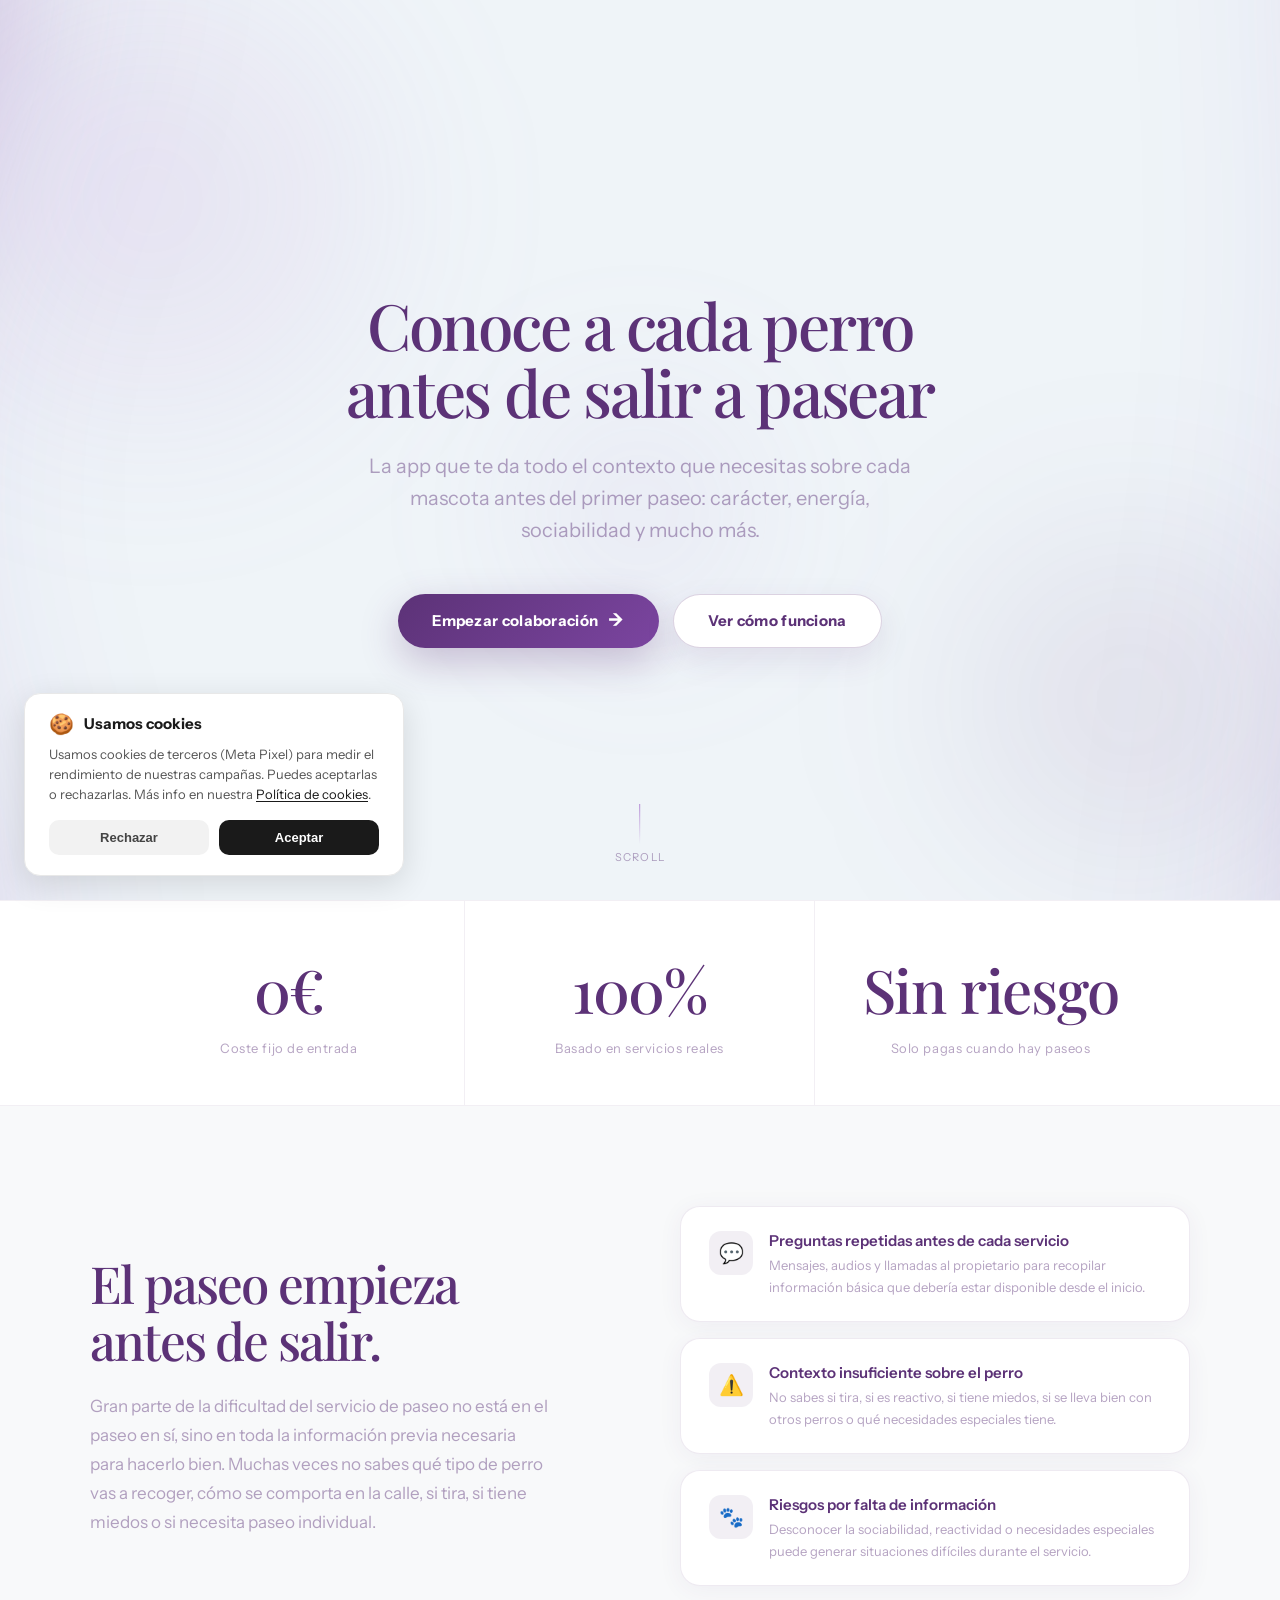
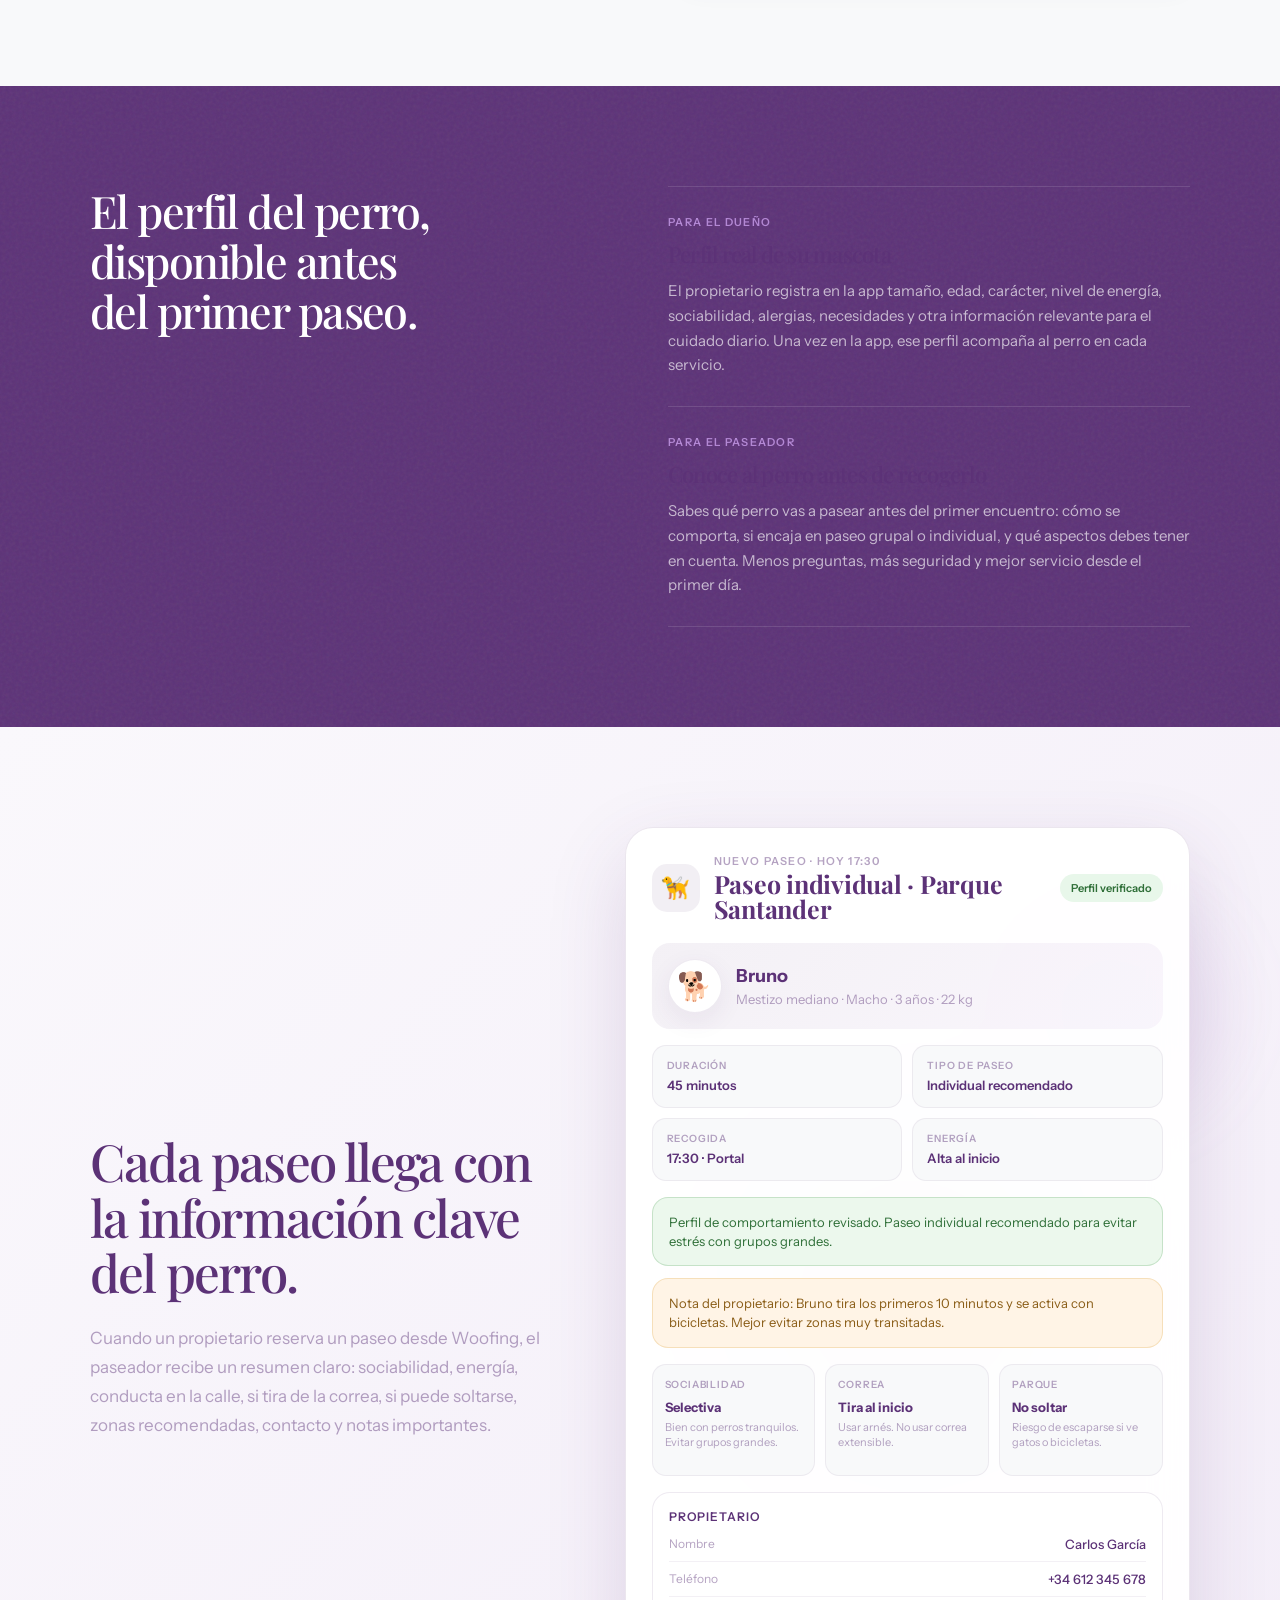
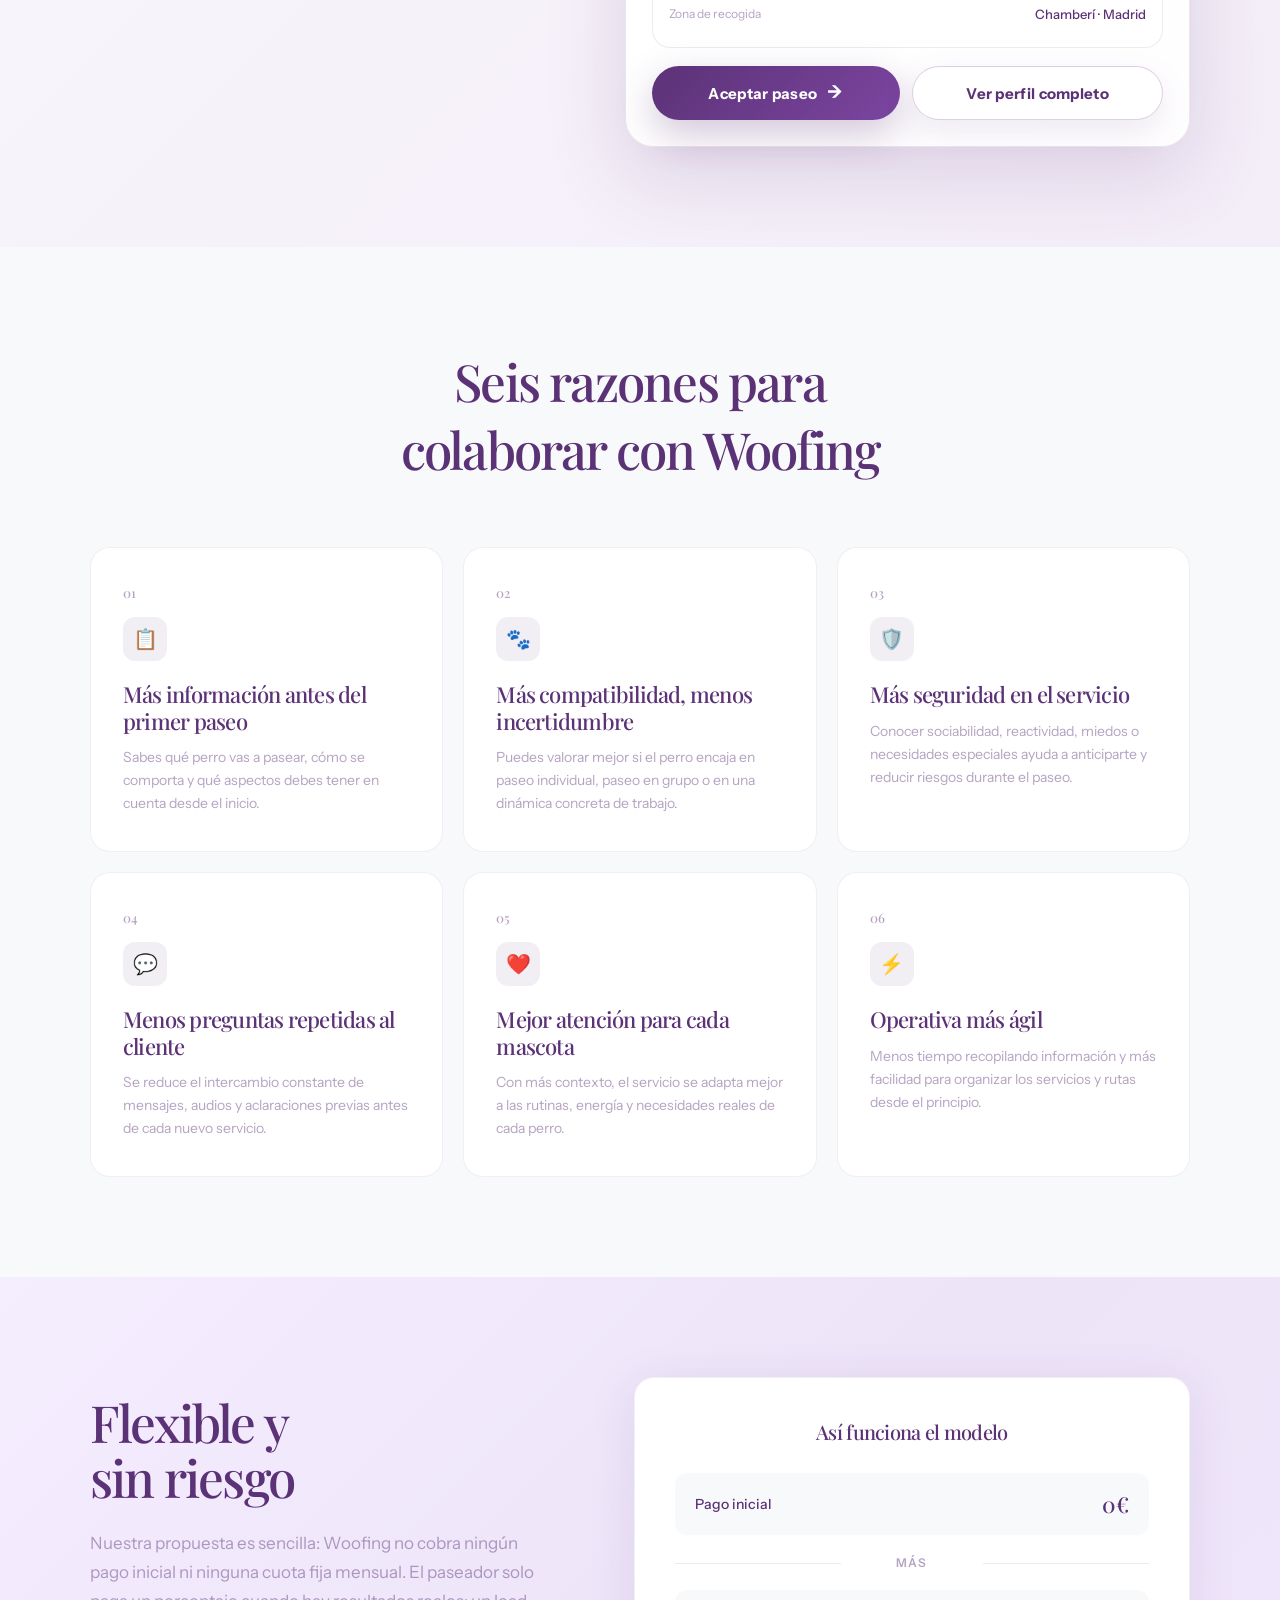
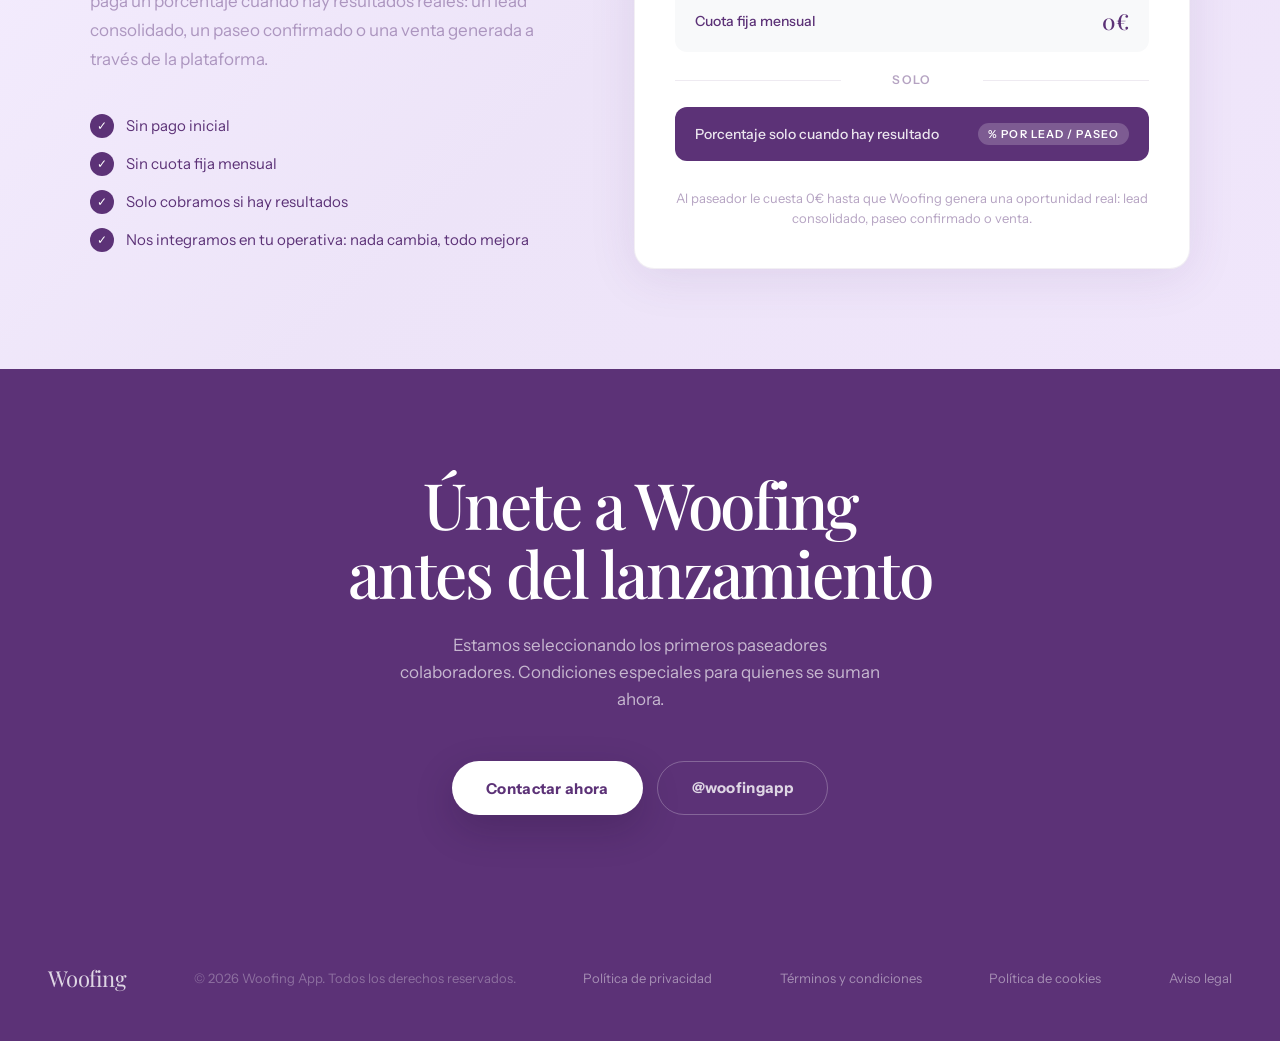
<file: paseadores.html>
<!DOCTYPE html>
<html lang="es">
<head>
<meta charset="UTF-8" />
<meta name="viewport" content="width=device-width, initial-scale=1.0" />
<title>Woofing — Paseadores Pet</title>

<!-- Pixel gestionado por cookies.js tras consentimiento -->

<link rel="icon" type="image/png" href="IMAGES/favicon_circulo.png" />
<link rel="preconnect" href="https://fonts.googleapis.com" />
<link rel="preconnect" href="https://fonts.gstatic.com" crossorigin />
<link href="https://fonts.googleapis.com/css2?family=Instrument+Sans:wght@300;400;500;600;700&family=Playfair+Display:ital,wght@0,400;0,500;1,400;1,500&display=swap" rel="stylesheet" />

<link rel="stylesheet" href="cookies.css" />

<style>
*, *::before, *::after { box-sizing: border-box; margin: 0; padding: 0; }

:root {
  --purple: #5c3277;
  --purple-light: #7b45a0;
  --purple-pale: #f0e8f8;
  --purple-soft: rgba(92,50,119,0.08);
  --accent: #b388d4;
  --bg: #faf8fc;
  --white: #ffffff;
  --ink: #1a0d2e;
  --muted: rgba(92,50,119,0.45);
  --serif: 'Playfair Display', Georgia, serif;
  --sans: 'Instrument Sans', sans-serif;
  --radius: 20px;
  --radius-sm: 12px;
}

html { scroll-behavior: smooth; }

body {
  font-family: var(--sans);
  background: var(--bg);
  color: var(--ink);
  -webkit-font-smoothing: antialiased;
  overflow-x: hidden;
}

body::before {
  content: '';
  position: fixed;
  inset: 0;
  background-image: url("data:image/svg+xml,%3Csvg viewBox='0 0 256 256' xmlns='http://www.w3.org/2000/svg'%3E%3Cfilter id='n'%3E%3CfeTurbulence type='fractalNoise' baseFrequency='0.9' numOctaves='4' stitchTiles='stitch'/%3E%3C/filter%3E%3Crect width='100%25' height='100%25' filter='url(%23n)' opacity='0.04'/%3E%3C/svg%3E");
  pointer-events: none;
  z-index: 0;
  opacity: 0.4;
}

/* ── NAV ── */
.nav {
  position: fixed;
  top: 0;
  left: 0;
  right: 0;
  z-index: 100;
  padding: 14px 48px;
  display: flex;
  align-items: center;
  justify-content: space-between;
  background: rgba(250,248,252,0.88);
  backdrop-filter: blur(16px);
  border-bottom: 1px solid rgba(92,50,119,0.08);
  transition: all 0.3s ease;
}

.nav__logo img {
  height: 40px;
  width: auto;
  object-fit: contain;
  display: block;
}

.nav__right {
  display: flex;
  align-items: center;
  gap: 20px;
}

.lang-switch {
  display: flex;
  align-items: center;
  gap: 8px;
  font-family: var(--sans);
  font-size: 13px;
  letter-spacing: 0.08em;
  text-transform: uppercase;
}

.lang-switch__btn {
  background: none;
  border: none;
  color: var(--purple);
  cursor: pointer;
  font: inherit;
  opacity: 0.4;
  transition: opacity 0.2s;
}

.lang-switch__btn.active {
  opacity: 1;
  font-weight: 600;
}

.lang-switch__btn:hover { opacity: 0.75; }

.lang-switch__divider {
  opacity: 0.3;
  color: var(--purple);
}

.nav__pill {
  background: var(--purple);
  color: #fff;
  font-family: var(--sans);
  font-size: 13px;
  font-weight: 500;
  letter-spacing: 0.05em;
  text-transform: uppercase;
  padding: 9px 22px;
  border-radius: 100px;
  border: none;
  cursor: pointer;
  text-decoration: none;
  transition: opacity 0.2s, transform 0.15s;
}

.nav__pill:hover {
  opacity: 0.82;
  transform: translateY(-1px);
}

/* ── HERO ── */
.hero {
  min-height: 100vh;
  display: flex;
  flex-direction: column;
  align-items: center;
  justify-content: center;
  text-align: center;
  padding: 120px 24px 80px;
  position: relative;
  overflow: hidden;
}

.hero__bg-blob {
  position: absolute;
  border-radius: 50%;
  filter: blur(80px);
  pointer-events: none;
  z-index: 0;
}

.hero__bg-blob--1 {
  width: 600px;
  height: 600px;
  background: radial-gradient(circle, rgba(180,130,210,0.18) 0%, transparent 70%);
  top: -100px;
  left: -150px;
  animation: blobFloat1 12s ease-in-out infinite;
}

.hero__bg-blob--2 {
  width: 500px;
  height: 500px;
  background: radial-gradient(circle, rgba(92,50,119,0.12) 0%, transparent 70%);
  bottom: -50px;
  right: -100px;
  animation: blobFloat2 14s ease-in-out infinite;
}

.hero__bg-blob--3 {
  width: 300px;
  height: 300px;
  background: radial-gradient(circle, rgba(179,136,212,0.15) 0%, transparent 70%);
  top: 40%;
  left: 50%;
  transform: translateX(-50%);
  animation: blobFloat3 10s ease-in-out infinite;
}

@keyframes blobFloat1 {
  0%,100% { transform: translate(0,0) scale(1); }
  50% { transform: translate(40px,30px) scale(1.05); }
}

@keyframes blobFloat2 {
  0%,100% { transform: translate(0,0) scale(1); }
  50% { transform: translate(-30px,-40px) scale(1.08); }
}

@keyframes blobFloat3 {
  0%,100% { transform: translateX(-50%) scale(1); }
  50% { transform: translateX(-50%) scale(1.12); }
}

.hero__eyebrow {
  position: relative;
  z-index: 1;
  display: inline-flex;
  align-items: center;
  gap: 8px;
  background: var(--purple-soft);
  border: 1px solid rgba(92,50,119,0.15);
  color: var(--purple);
  font-size: 12px;
  font-weight: 600;
  letter-spacing: 0.12em;
  text-transform: uppercase;
  padding: 7px 16px;
  border-radius: 100px;
  margin-bottom: 32px;
  opacity: 0;
  animation: fadeUp 0.7s 0.2s ease forwards;
}

.hero__eyebrow-dot {
  width: 6px;
  height: 6px;
  border-radius: 50%;
  background: var(--purple);
  animation: pulse 2s ease-in-out infinite;
}

@keyframes pulse {
  0%,100% { opacity: 1; transform: scale(1); }
  50% { opacity: 0.5; transform: scale(1.3); }
}

.hero__title {
  position: relative;
  z-index: 1;
  font-family: var(--serif);
  font-size: clamp(32px,5vw,68px);
  line-height: 1.04;
  color: var(--purple);
  letter-spacing: -0.02em;
  max-width: 800px;
  margin-bottom: 24px;
  opacity: 0;
  animation: fadeUp 0.8s 0.35s ease forwards;
}

.hero__title em {
  font-style: italic;
  color: var(--purple-light);
}

.hero__subtitle {
  position: relative;
  z-index: 1;
  font-size: clamp(16px,2vw,20px);
  font-weight: 300;
  color: var(--muted);
  max-width: 560px;
  line-height: 1.6;
  margin-bottom: 48px;
  opacity: 0;
  animation: fadeUp 0.8s 0.5s ease forwards;
}

.hero__cta-group {
  position: relative;
  z-index: 1;
  display: flex;
  gap: 14px;
  align-items: center;
  flex-wrap: wrap;
  justify-content: center;
  opacity: 0;
  animation: fadeUp 0.8s 0.65s ease forwards;
}

.btn-primary {
  background: var(--purple);
  color: #fff;
  font-family: var(--sans);
  font-weight: 500;
  font-size: 15px;
  padding: 16px 36px;
  border-radius: 100px;
  border: none;
  cursor: pointer;
  text-decoration: none;
  transition: opacity 0.2s, transform 0.2s, box-shadow 0.2s;
  box-shadow: 0 8px 32px rgba(92,50,119,0.25);
  display: inline-block;
}

.btn-primary:hover {
  opacity: 0.88;
  transform: translateY(-2px);
  box-shadow: 0 16px 40px rgba(92,50,119,0.3);
}

.btn-secondary {
  color: var(--purple);
  font-family: var(--sans);
  font-weight: 500;
  font-size: 15px;
  padding: 16px 24px;
  border-radius: 100px;
  border: 1.5px solid rgba(92,50,119,0.2);
  background: transparent;
  cursor: pointer;
  text-decoration: none;
  transition: border-color 0.2s, background 0.2s;
  display: inline-block;
}

.btn-secondary:hover {
  border-color: var(--purple);
  background: var(--purple-soft);
}

.hero__scroll-hint {
  position: absolute;
  bottom: 36px;
  left: 50%;
  transform: translateX(-50%);
  z-index: 1;
  display: flex;
  flex-direction: column;
  align-items: center;
  gap: 6px;
  color: var(--muted);
  font-size: 11px;
  letter-spacing: 0.1em;
  text-transform: uppercase;
  animation: fadeIn 1s 1.2s ease forwards;
  opacity: 0;
}

.hero__scroll-line {
  width: 1px;
  height: 40px;
  background: linear-gradient(to bottom,var(--accent),transparent);
  animation: scrollLine 1.8s ease-in-out infinite;
}

@keyframes scrollLine {
  0%,100% { opacity: 0.4; transform: scaleY(1); }
  50% { opacity: 1; transform: scaleY(1.2); }
}

@keyframes fadeUp {
  from { opacity: 0; transform: translateY(24px); }
  to { opacity: 1; transform: translateY(0); }
}

@keyframes fadeIn {
  from { opacity: 0; }
  to { opacity: 1; }
}

/* ── GENERAL ── */
.section {
  padding: 100px 24px;
  position: relative;
  z-index: 1;
}

.section-inner {
  max-width: 1100px;
  margin: 0 auto;
}

.section__label {
  display: inline-flex;
  align-items: center;
  gap: 8px;
  font-size: 11px;
  font-weight: 600;
  letter-spacing: 0.14em;
  text-transform: uppercase;
  color: var(--purple);
  opacity: 0.55;
  margin-bottom: 20px;
}

.section__label::before {
  content: '';
  width: 24px;
  height: 1px;
  background: currentColor;
  display: inline-block;
}

/* ── PROBLEM ── */
.problem-layout {
  display: grid;
  grid-template-columns: 1fr 1fr;
  gap: 80px;
  align-items: center;
}

.problem__heading {
  font-family: var(--serif);
  font-size: clamp(32px,4vw,54px);
  line-height: 1.1;
  color: var(--purple);
  letter-spacing: -0.02em;
  margin-bottom: 24px;
}

.problem__heading em {
  font-style: italic;
  color: var(--purple-light);
}

.problem__body {
  font-size: 17px;
  font-weight: 300;
  line-height: 1.7;
  color: var(--muted);
  max-width: 460px;
}

.problem__visual {
  position: relative;
  display: flex;
  flex-direction: column;
  gap: 16px;
}

.problem-card {
  background: var(--white);
  border: 1px solid rgba(92,50,119,0.1);
  border-radius: var(--radius);
  padding: 24px 28px;
  display: flex;
  align-items: flex-start;
  gap: 16px;
  box-shadow: 0 4px 24px rgba(92,50,119,0.06);
  transition: transform 0.3s ease, box-shadow 0.3s ease;
  opacity: 0;
  transform: translateX(30px);
}

.problem-card:hover {
  transform: translateX(4px) !important;
  box-shadow: 0 8px 32px rgba(92,50,119,0.12);
}

.problem-card.visible {
  opacity: 1;
  transform: translateX(0);
  transition: opacity 0.6s ease, transform 0.6s ease, box-shadow 0.3s ease;
}

.problem-card:nth-child(2) { transition-delay: 0.12s !important; }
.problem-card:nth-child(3) { transition-delay: 0.24s !important; }

.problem-card__icon {
  width: 44px;
  height: 44px;
  min-width: 44px;
  border-radius: 12px;
  background: var(--purple-soft);
  display: flex;
  align-items: center;
  justify-content: center;
  font-size: 20px;
}

.problem-card__text strong {
  display: block;
  font-size: 15px;
  font-weight: 600;
  color: var(--purple);
  margin-bottom: 4px;
}

.problem-card__text span {
  font-size: 13px;
  font-weight: 300;
  color: var(--muted);
  line-height: 1.5;
}

/* ── SOLUTION ── */
.solution-section {
  background: var(--purple);
  color: #fff;
  position: relative;
  overflow: hidden;
}

.solution-section::before {
  content: '';
  position: absolute;
  inset: 0;
  background: url("data:image/svg+xml,%3Csvg viewBox='0 0 256 256' xmlns='http://www.w3.org/2000/svg'%3E%3Cfilter id='n'%3E%3CfeTurbulence type='fractalNoise' baseFrequency='0.75' numOctaves='4' stitchTiles='stitch'/%3E%3C/filter%3E%3Crect width='100%25' height='100%25' filter='url(%23n)' opacity='0.07'/%3E%3C/svg%3E");
  pointer-events: none;
}

.solution-section .section__label {
  color: rgba(255,255,255,0.5);
}

.solution-section .section__label::before {
  background: rgba(255,255,255,0.4);
}

.solution__grid {
  display: grid;
  grid-template-columns: 1fr 1fr;
  gap: 56px;
  align-items: start;
}

.solution__col-title {
  font-family: var(--serif);
  font-size: clamp(28px,3.5vw,48px);
  line-height: 1.12;
  letter-spacing: -0.02em;
  color: #fff;
  margin-bottom: 40px;
}

.solution__col-title em {
  font-style: italic;
  color: var(--accent);
}

.solution-block {
  padding: 28px 0;
  border-top: 1px solid rgba(255,255,255,0.12);
}

.solution-block:last-child {
  border-bottom: 1px solid rgba(255,255,255,0.12);
}

.solution-block__eyebrow {
  font-size: 11px;
  font-weight: 600;
  letter-spacing: 0.12em;
  text-transform: uppercase;
  color: var(--accent);
  margin-bottom: 10px;
}

.solution-block__title {
  font-family: var(--serif);
  font-size: 22px;
  color: #fff;
  margin-bottom: 10px;
}

.solution-block__body {
  font-size: 15px;
  font-weight: 300;
  line-height: 1.65;
  color: rgba(255,255,255,0.65);
}

/* ── DEMO PASEO ── */
.walk-demo-section {
  background: linear-gradient(135deg, #faf8fc 0%, #f3edf8 100%);
  overflow: hidden;
}

.walk-demo-layout {
  display: grid;
  grid-template-columns: 0.9fr 1.1fr;
  gap: 72px;
  align-items: center;
}

.walk-demo-title {
  font-family: var(--serif);
  font-size: clamp(32px, 4vw, 54px);
  line-height: 1.08;
  color: var(--purple);
  letter-spacing: -0.02em;
  margin-bottom: 24px;
}

.walk-demo-title em {
  font-style: italic;
  color: var(--purple-light);
}

.walk-demo-text {
  font-size: 17px;
  font-weight: 300;
  line-height: 1.7;
  color: var(--muted);
  max-width: 480px;
}

.walk-demo-visual {
  position: relative;
  min-height: 650px;
  display: flex;
  align-items: center;
  justify-content: center;
}

.walk-demo-visual::before {
  content: '';
  position: absolute;
  width: 540px;
  height: 540px;
  border-radius: 50%;
  background: radial-gradient(circle, rgba(92,50,119,0.16) 0%, transparent 68%);
  filter: blur(20px);
  animation: demoGlow 7s ease-in-out infinite;
}

.walk-demo-visual::after {
  content: '';
  position: absolute;
  width: 300px;
  height: 300px;
  right: -70px;
  top: 30px;
  border-radius: 50%;
  background: radial-gradient(circle, rgba(179,136,212,0.18) 0%, transparent 70%);
  filter: blur(28px);
  animation: demoGlowSmall 8s ease-in-out infinite;
}

@keyframes demoGlow {
  0%, 100% { transform: scale(1); opacity: 0.65; }
  50% { transform: scale(1.08); opacity: 1; }
}

@keyframes demoGlowSmall {
  0%, 100% { transform: translate(0,0) scale(1); opacity: 0.5; }
  50% { transform: translate(-20px,18px) scale(1.1); opacity: 0.85; }
}

.walk-notification-card {
  position: relative;
  z-index: 1;
  width: 100%;
  max-width: 620px;
  background: rgba(255,255,255,0.94);
  border: 1px solid rgba(92,50,119,0.12);
  border-radius: 28px;
  padding: 26px;
  box-shadow: 0 28px 80px rgba(92,50,119,0.16);
  backdrop-filter: blur(18px);
  animation: notificationFloat 5.5s ease-in-out infinite;
}

@keyframes notificationFloat {
  0%, 100% { transform: translateY(0); }
  50% { transform: translateY(-12px); }
}

.walk-notification-top {
  display: grid;
  grid-template-columns: auto 1fr auto;
  gap: 14px;
  align-items: center;
  margin-bottom: 22px;
}

.walk-notification-icon {
  width: 48px;
  height: 48px;
  border-radius: 15px;
  background: var(--purple-soft);
  color: var(--purple);
  display: flex;
  align-items: center;
  justify-content: center;
  font-size: 23px;
}

.walk-notification-kicker {
  font-size: 11px;
  font-weight: 600;
  color: var(--muted);
  letter-spacing: 0.12em;
  text-transform: uppercase;
  margin-bottom: 3px;
}

.walk-notification-title {
  font-family: var(--serif);
  font-size: 25px;
  line-height: 1;
  color: var(--purple);
  letter-spacing: -0.01em;
}

.walk-notification-status {
  font-size: 11px;
  font-weight: 600;
  color: #2f6f38;
  background: #e8f7ea;
  padding: 7px 11px;
  border-radius: 100px;
  white-space: nowrap;
}

.walk-notification-patient {
  display: flex;
  align-items: center;
  gap: 14px;
  padding: 16px;
  border-radius: 18px;
  background: linear-gradient(135deg, rgba(92,50,119,0.07), rgba(179,136,212,0.08));
  margin-bottom: 16px;
}

.walk-avatar {
  width: 54px;
  height: 54px;
  min-width: 54px;
  border-radius: 50%;
  background: #fff;
  border: 1px solid rgba(92,50,119,0.1);
  display: flex;
  align-items: center;
  justify-content: center;
  font-size: 28px;
  box-shadow: 0 8px 24px rgba(92,50,119,0.08);
}

.walk-notification-patient strong {
  display: block;
  font-size: 18px;
  color: var(--purple);
  margin-bottom: 4px;
}

.walk-notification-patient span {
  display: block;
  font-size: 13px;
  color: var(--muted);
}

.walk-service-grid {
  display: grid;
  grid-template-columns: repeat(2, 1fr);
  gap: 10px;
  margin-bottom: 16px;
}

.walk-service-grid div {
  background: var(--bg);
  border: 1px solid rgba(92,50,119,0.08);
  border-radius: 14px;
  padding: 13px 14px;
}

.walk-service-grid span {
  display: block;
  font-size: 10px;
  font-weight: 600;
  color: var(--muted);
  letter-spacing: 0.08em;
  text-transform: uppercase;
  margin-bottom: 5px;
}

.walk-service-grid strong {
  display: block;
  font-size: 13px;
  font-weight: 600;
  color: var(--purple);
  line-height: 1.3;
}

.walk-confirmation {
  border-radius: 16px;
  background: #ecf8ed;
  border: 1px solid rgba(98,169,106,0.28);
  padding: 15px 16px;
  margin-bottom: 12px;
  color: #2f6f38;
  font-size: 13px;
  line-height: 1.45;
}

.walk-note {
  border-radius: 16px;
  background: #fff4e6;
  border: 1px solid rgba(217,154,48,0.24);
  padding: 15px 16px;
  margin-bottom: 16px;
  color: #8a5d17;
  font-size: 13px;
  line-height: 1.45;
}

.walk-alerts {
  display: grid;
  grid-template-columns: repeat(3, 1fr);
  gap: 10px;
  margin-bottom: 16px;
}

.walk-alert {
  border-radius: 14px;
  padding: 13px 12px;
  min-height: 112px;
  background: var(--bg);
  border: 1px solid rgba(92,50,119,0.08);
}

.walk-alert span {
  display: block;
  font-size: 10px;
  font-weight: 600;
  color: var(--muted);
  letter-spacing: 0.08em;
  text-transform: uppercase;
  margin-bottom: 8px;
}

.walk-alert strong {
  display: block;
  font-size: 13px;
  color: var(--purple);
  line-height: 1.25;
  margin-bottom: 5px;
}

.walk-alert small {
  display: block;
  font-size: 11px;
  color: var(--muted);
  line-height: 1.35;
}

.walk-owner-card {
  border: 1px solid rgba(92,50,119,0.1);
  border-radius: 18px;
  padding: 16px;
  background: #fff;
  margin-bottom: 18px;
}

.walk-owner-card p {
  font-size: 12px;
  font-weight: 600;
  color: var(--purple);
  letter-spacing: 0.08em;
  text-transform: uppercase;
  margin-bottom: 12px;
}

.walk-owner-row {
  display: grid;
  grid-template-columns: 1fr auto;
  gap: 12px;
  padding: 9px 0;
  border-top: 1px solid rgba(92,50,119,0.07);
}

.walk-owner-row:first-of-type {
  border-top: none;
  padding-top: 0;
}

.walk-owner-row span {
  font-size: 12px;
  color: var(--muted);
}

.walk-owner-row strong {
  font-size: 13px;
  font-weight: 500;
  color: var(--purple);
  text-align: right;
}

.walk-notification-actions {
  display: flex;
  align-items: center;
  gap: 12px;
}

.walk-notification-actions button {
  flex: 1;
  background: var(--purple);
  color: #fff;
  border: none;
  border-radius: 14px;
  padding: 14px 18px;
  font-family: var(--sans);
  font-size: 14px;
  font-weight: 600;
  cursor: pointer;
  box-shadow: 0 10px 30px rgba(92,50,119,0.2);
  transition: opacity 0.2s, transform 0.2s;
}

.walk-notification-actions button:hover {
  opacity: 0.88;
  transform: translateY(-1px);
}

.walk-notification-actions a {
  flex: 1;
  border: 1px solid rgba(92,50,119,0.18);
  color: var(--purple);
  background: rgba(92,50,119,0.04);
  border-radius: 14px;
  padding: 14px 18px;
  font-size: 14px;
  font-weight: 600;
  text-align: center;
  text-decoration: none;
  transition: background 0.2s, border-color 0.2s;
}

.walk-notification-actions a:hover {
  background: rgba(92,50,119,0.08);
  border-color: rgba(92,50,119,0.28);
}

/* ── BENEFITS ── */
.benefits-section { background: var(--bg); }

.benefits__title {
  font-family: var(--serif);
  font-size: clamp(32px,4vw,56px);
  color: var(--purple);
  text-align: center;
  margin-bottom: 64px;
  letter-spacing: -0.02em;
}

.benefits__title em {
  font-style: italic;
  color: var(--purple-light);
}

.benefits-grid {
  display: grid;
  grid-template-columns: repeat(3,1fr);
  gap: 20px;
}

.benefit-card {
  background: var(--white);
  border: 1px solid rgba(92,50,119,0.08);
  border-radius: var(--radius);
  padding: 36px 32px;
  position: relative;
  overflow: hidden;
  transition: transform 0.3s ease, box-shadow 0.3s ease, border-color 0.3s ease;
  opacity: 0;
  transform: translateY(20px);
  cursor: default;
}

.benefit-card.visible {
  opacity: 1;
  transform: translateY(0);
  transition: opacity 0.6s ease, transform 0.6s ease, box-shadow 0.3s ease, border-color 0.3s ease;
}

.benefit-card:hover {
  transform: translateY(-4px) !important;
  box-shadow: 0 16px 48px rgba(92,50,119,0.12);
  border-color: rgba(92,50,119,0.2);
}

.benefit-card__num {
  font-family: var(--serif);
  font-size: 13px;
  color: var(--muted);
  margin-bottom: 16px;
  font-style: italic;
  display: block;
}

.benefit-card__icon {
  width: 44px;
  height: 44px;
  border-radius: 12px;
  background: var(--purple-soft);
  display: flex;
  align-items: center;
  justify-content: center;
  margin-bottom: 20px;
  font-size: 20px;
}

.benefit-card__title {
  font-family: var(--serif);
  font-size: 22px;
  color: var(--purple);
  margin-bottom: 12px;
  line-height: 1.2;
}

.benefit-card__body {
  font-size: 14px;
  font-weight: 300;
  line-height: 1.65;
  color: var(--muted);
}

/* ── RISK ── */
.risk-section {
  background: linear-gradient(135deg,#f5eeff 0%,#ede4f8 50%,#f0e6fb 100%);
  position: relative;
  overflow: hidden;
}

.risk-section::after {
  content: '';
  position: absolute;
  bottom: -60px;
  right: -60px;
  width: 300px;
  height: 300px;
  border-radius: 50%;
  background: rgba(92,50,119,0.06);
  pointer-events: none;
}

.risk-layout {
  display: grid;
  grid-template-columns: 1fr 1.2fr;
  gap: 80px;
  align-items: center;
}

.risk__heading {
  font-family: var(--serif);
  font-size: clamp(32px,4vw,54px);
  line-height: 1.08;
  color: var(--purple);
  letter-spacing: -0.02em;
  margin-bottom: 24px;
}

.risk__body {
  font-size: 17px;
  font-weight: 300;
  line-height: 1.7;
  color: var(--muted);
  margin-bottom: 40px;
}

.risk__checklist {
  list-style: none;
  display: flex;
  flex-direction: column;
  gap: 14px;
}

.risk__checklist li {
  display: flex;
  align-items: center;
  gap: 12px;
  font-size: 15px;
  font-weight: 400;
  color: var(--purple);
}

.risk__check {
  width: 24px;
  height: 24px;
  min-width: 24px;
  border-radius: 50%;
  background: var(--purple);
  display: flex;
  align-items: center;
  justify-content: center;
  color: #fff;
  font-size: 12px;
}

.risk-visual {
  background: var(--white);
  border-radius: var(--radius);
  padding: 40px;
  box-shadow: 0 8px 48px rgba(92,50,119,0.1);
  border: 1px solid rgba(92,50,119,0.08);
}

.risk-visual__title {
  font-family: var(--serif);
  font-size: 20px;
  color: var(--purple);
  margin-bottom: 28px;
  text-align: center;
}

.commission-visual {
  display: flex;
  flex-direction: column;
  gap: 20px;
}

.commission-row {
  display: flex;
  align-items: center;
  justify-content: space-between;
  padding: 16px 20px;
  border-radius: var(--radius-sm);
  background: var(--bg);
}

.commission-row--highlighted {
  background: var(--purple);
  color: #fff;
}

.commission-row__label {
  font-size: 14px;
  font-weight: 500;
  color: var(--purple);
}

.commission-row--highlighted .commission-row__label {
  color: rgba(255,255,255,0.88);
}

.commission-row__value {
  font-family: var(--serif);
  font-size: 22px;
  color: var(--purple);
  font-style: italic;
}

.commission-row--highlighted .commission-row__value {
  color: #fff;
}

.commission-row__badge {
  font-size: 11px;
  font-weight: 600;
  letter-spacing: 0.1em;
  text-transform: uppercase;
  background: rgba(255,255,255,0.2);
  padding: 4px 10px;
  border-radius: 100px;
  color: #fff;
  white-space: nowrap;
}

.commission-divider {
  text-align: center;
  font-size: 12px;
  font-weight: 600;
  letter-spacing: 0.1em;
  text-transform: uppercase;
  color: var(--muted);
  position: relative;
}

.commission-divider::before,
.commission-divider::after {
  content: '';
  position: absolute;
  top: 50%;
  width: 35%;
  height: 1px;
  background: rgba(92,50,119,0.1);
}

.commission-divider::before { left: 0; }
.commission-divider::after { right: 0; }

/* ── CTA ── */
.cta-section {
  background: var(--purple);
  text-align: center;
  position: relative;
  overflow: hidden;
}

.cta-section__logo-bg {
  position: absolute;
  top: 50%;
  left: 50%;
  transform: translate(-50%,-50%);
  pointer-events: none;
  z-index: 0;
  opacity: 0.06;
  width: min(600px,80vw);
}

.cta-section__logo-bg img {
  width: 100%;
  height: auto;
  filter: brightness(0) invert(1);
}

.cta__label {
  color: rgba(255,255,255,0.45);
}

.cta__label::before {
  background: rgba(255,255,255,0.4);
}

.cta__title {
  font-family: var(--serif);
  font-size: clamp(36px,5vw,68px);
  color: #fff;
  letter-spacing: -0.02em;
  line-height: 1.08;
  margin-bottom: 24px;
  position: relative;
  z-index: 1;
}

.cta__title em {
  font-style: italic;
  color: var(--accent);
}

.cta__subtitle {
  font-size: 17px;
  font-weight: 300;
  color: rgba(255,255,255,0.65);
  max-width: 480px;
  margin: 0 auto 48px;
  line-height: 1.6;
  position: relative;
  z-index: 1;
}

.cta__btns {
  display: flex;
  gap: 14px;
  justify-content: center;
  flex-wrap: wrap;
  position: relative;
  z-index: 1;
}

.btn-white {
  background: #fff;
  color: var(--purple);
  font-family: var(--sans);
  font-weight: 600;
  font-size: 15px;
  padding: 16px 40px;
  border-radius: 100px;
  border: none;
  cursor: pointer;
  text-decoration: none;
  transition: opacity 0.2s, transform 0.2s;
  box-shadow: 0 8px 32px rgba(0,0,0,0.2);
  display: inline-block;
}

.btn-white:hover {
  opacity: 0.9;
  transform: translateY(-2px);
}

.btn-ghost {
  background: transparent;
  color: rgba(255,255,255,0.8);
  font-family: var(--sans);
  font-weight: 500;
  font-size: 15px;
  padding: 16px 28px;
  border-radius: 100px;
  border: 1.5px solid rgba(255,255,255,0.25);
  cursor: pointer;
  text-decoration: none;
  transition: border-color 0.2s, background 0.2s;
  display: inline-block;
}

.btn-ghost:hover {
  border-color: rgba(255,255,255,0.6);
  background: rgba(255,255,255,0.08);
}

/* ── STATS ── */
.stats-strip {
  border-top: 1px solid rgba(92,50,119,0.08);
  border-bottom: 1px solid rgba(92,50,119,0.08);
  background: var(--white);
  overflow: hidden;
}

.stats-inner {
  max-width: 1100px;
  margin: 0 auto;
  padding: 0 24px;
  display: grid;
  grid-template-columns: repeat(3,1fr);
}

.stat-item {
  padding: 48px 32px;
  text-align: center;
  border-right: 1px solid rgba(92,50,119,0.08);
}

.stat-item:last-child {
  border-right: none;
}

.stat-item__num {
  font-family: var(--serif);
  font-size: clamp(36px,5vw,60px);
  color: var(--purple);
  font-style: italic;
  display: block;
  margin-bottom: 8px;
  letter-spacing: -0.02em;
}

.stat-item__label {
  font-size: 13px;
  font-weight: 400;
  color: var(--muted);
  letter-spacing: 0.04em;
}

/* ── FOOTER ── */
.footer {
  background: var(--ink);
  padding: 48px;
  display: flex;
  align-items: center;
  justify-content: space-between;
  gap: 24px;
  flex-wrap: wrap;
}

.footer__brand {
  font-family: var(--serif);
  font-size: 22px;
  color: rgba(255,255,255,0.8);
  letter-spacing: -0.01em;
}

.footer__copy {
  font-size: 13px;
  color: rgba(255,255,255,0.3);
}

.footer__link {
  font-size: 13px;
  color: rgba(255,255,255,0.45);
  text-decoration: none;
  transition: color 0.2s;
}

.footer__link:hover {
  color: rgba(255,255,255,0.8);
}

/* ── REVEAL ── */
.reveal {
  opacity: 0;
  transform: translateY(28px);
  transition: opacity 0.7s ease, transform 0.7s ease;
}

.reveal.visible {
  opacity: 1;
  transform: translateY(0);
}

/* ── MODAL ── */
.modal-overlay {
  position: fixed;
  inset: 0;
  background: rgba(26,13,46,0.55);
  backdrop-filter: blur(6px);
  z-index: 200;
  display: flex;
  align-items: center;
  justify-content: center;
  padding: 24px;
  opacity: 0;
  pointer-events: none;
  transition: opacity 0.3s ease;
}

.modal-overlay.active {
  opacity: 1;
  pointer-events: all;
}

.modal {
  background: var(--white);
  border-radius: 24px;
  padding: 48px 44px 44px;
  width: 100%;
  max-width: 580px;
  max-height: 90vh;
  overflow-y: auto;
  position: relative;
  transform: translateY(24px) scale(0.97);
  transition: transform 0.35s cubic-bezier(0.34,1.56,0.64,1);
  box-shadow: 0 32px 80px rgba(26,13,46,0.2);
}

.modal-overlay.active .modal {
  transform: translateY(0) scale(1);
}

.modal__close {
  position: absolute;
  top: 18px;
  right: 22px;
  background: none;
  border: none;
  font-size: 26px;
  color: var(--purple);
  cursor: pointer;
  opacity: 0.35;
  line-height: 1;
  transition: opacity 0.2s;
}

.modal__close:hover {
  opacity: 0.9;
}

.modal__title {
  font-family: var(--serif);
  font-size: 30px;
  color: var(--purple);
  margin-bottom: 8px;
  letter-spacing: -0.01em;
}

.modal__subtitle {
  font-size: 15px;
  font-weight: 300;
  color: var(--muted);
  line-height: 1.5;
  margin-bottom: 32px;
}

.form__grid {
  display: grid;
  grid-template-columns: 1fr 1fr;
  gap: 14px;
  margin-bottom: 14px;
}

.form__group {
  display: flex;
  flex-direction: column;
  gap: 6px;
}

.form__group--full {
  grid-column: 1/-1;
}

.form__label {
  font-size: 11px;
  font-weight: 600;
  letter-spacing: 0.1em;
  text-transform: uppercase;
  color: var(--purple);
  opacity: 0.6;
}

.form__input,
.form__select,
.form__textarea {
  font-family: var(--sans);
  font-size: 15px;
  color: var(--purple);
  background: var(--bg);
  border: 1.5px solid rgba(92,50,119,0.15);
  border-radius: 10px;
  padding: 13px 16px;
  outline: none;
  transition: border-color 0.2s, box-shadow 0.2s;
  width: 100%;
  appearance: none;
  -webkit-appearance: none;
}

.form__input::placeholder,
.form__textarea::placeholder {
  color: rgba(92,50,119,0.3);
}

.form__input:focus,
.form__select:focus,
.form__textarea:focus {
  border-color: var(--purple);
  box-shadow: 0 0 0 3px rgba(92,50,119,0.08);
}

.form__select {
  cursor: pointer;
  background-image: url("data:image/svg+xml,%3Csvg xmlns='http://www.w3.org/2000/svg' width='12' height='8' viewBox='0 0 12 8'%3E%3Cpath d='M1 1l5 5 5-5' stroke='%235c3277' stroke-width='1.5' fill='none' stroke-linecap='round'/%3E%3C/svg%3E");
  background-repeat: no-repeat;
  background-position: right 16px center;
  background-color: var(--bg);
  padding-right: 40px;
}

.form__textarea {
  resize: vertical;
  min-height: 120px;
  line-height: 1.5;
}

.form__privacy {
  display: flex;
  align-items: flex-start;
  gap: 10px;
  margin: 16px 0;
  cursor: pointer;
}

.form__privacy input[type="checkbox"] {
  appearance: none;
  -webkit-appearance: none;
  width: 18px;
  height: 18px;
  min-width: 18px;
  border: 1.5px solid rgba(92,50,119,0.3);
  border-radius: 5px;
  background: #fff;
  cursor: pointer;
  margin-top: 1px;
  transition: border-color 0.2s, background 0.2s;
  position: relative;
}

.form__privacy input[type="checkbox"]:checked {
  background: var(--purple);
  border-color: var(--purple);
}

.form__privacy input[type="checkbox"]:checked::after {
  content: '';
  position: absolute;
  left: 4px;
  top: 1px;
  width: 6px;
  height: 10px;
  border: 2px solid #fff;
  border-top: none;
  border-left: none;
  transform: rotate(45deg);
}

.form__privacy-text {
  font-size: 13px;
  color: var(--purple);
  opacity: 0.75;
  line-height: 1.5;
}

.form__privacy-text a {
  text-decoration: underline;
  color: inherit;
}

.form__submit {
  width: 100%;
  background: var(--purple);
  color: #fff;
  font-family: var(--sans);
  font-weight: 500;
  font-size: 15px;
  padding: 16px;
  border-radius: 12px;
  border: none;
  cursor: pointer;
  letter-spacing: 0.02em;
  transition: opacity 0.2s, transform 0.15s;
  margin-top: 4px;
}

.form__submit:hover {
  opacity: 0.85;
  transform: translateY(-1px);
}

.form__submit:disabled {
  opacity: 0.6;
  cursor: not-allowed;
  transform: none;
}

.form__message {
  font-size: 13px;
  font-weight: 500;
  min-height: 20px;
  margin-top: 8px;
  text-align: center;
}

/* ── RESPONSIVE ── */
@media(max-width:900px) {
  .nav { padding: 14px 24px; }

  .problem-layout,
  .solution__grid,
  .risk-layout,
  .walk-demo-layout {
    grid-template-columns: 1fr;
    gap: 48px;
  }

  .walk-demo-visual {
    min-height: auto;
  }

  .benefits-grid {
    grid-template-columns: 1fr 1fr;
  }

  .stats-inner {
    grid-template-columns: 1fr;
  }

  .stat-item {
    border-right: none;
    border-bottom: 1px solid rgba(92,50,119,0.08);
    padding: 32px;
  }

  .stat-item:last-child {
    border-bottom: none;
  }

  .footer {
    padding: 32px 24px;
    flex-direction: column;
    align-items: flex-start;
  }

  .modal {
    padding: 36px 28px 32px;
  }

  .form__grid {
    grid-template-columns: 1fr;
  }

  .form__group--full {
    grid-column: 1;
  }
}

@media(max-width:580px) {
  .benefits-grid {
    grid-template-columns: 1fr;
  }

  .hero__cta-group {
    flex-direction: column;
    width: 100%;
  }

  .btn-primary,
  .btn-secondary {
    width: 100%;
    text-align: center;
  }

  .cta__btns {
    flex-direction: column;
    align-items: center;
  }

  .btn-white,
  .btn-ghost {
    width: 100%;
    max-width: 320px;
    text-align: center;
  }

  .nav__logo img {
    height: 32px;
  }

  .nav__right {
    gap: 12px;
  }

  .nav__pill {
    padding: 8px 14px;
    font-size: 12px;
  }

  .walk-demo-section {
    padding-top: 80px;
    padding-bottom: 80px;
  }

  .walk-notification-card {
    padding: 20px;
    border-radius: 24px;
  }

  .walk-notification-top {
    grid-template-columns: auto 1fr;
  }

  .walk-notification-status {
    grid-column: 1 / -1;
    width: fit-content;
  }

  .walk-service-grid,
  .walk-alerts {
    grid-template-columns: 1fr;
  }

  .walk-owner-row {
    grid-template-columns: 1fr;
    gap: 4px;
  }

  .walk-owner-row strong {
    text-align: left;
  }

  .walk-notification-actions {
    flex-direction: column;
  }

  .walk-notification-actions button,
  .walk-notification-actions a {
    width: 100%;
  }

  .commission-row {
    flex-direction: column;
    align-items: flex-start;
    gap: 8px;
  }
}
/* =========================================================
   UNIFICACIÓN VISUAL CON EL INDEX DE WOOFING
   ========================================================= */
:root{--bg:#F8F9FA;--ink:#5c3277}

.header{
  width:100%;padding:10px 44px;background:#f8f9fa;
  position:fixed;top:0;left:0;right:0;z-index:100;
  border-bottom:1px solid rgba(92,50,119,.08);
  box-shadow:0 10px 30px rgba(92,50,119,.07);
  opacity:0;transform:translateY(-110%);pointer-events:none;
  transition:transform .28s ease,opacity .28s ease;
}
.header.header--visible{opacity:1;transform:translateY(0);pointer-events:auto}
.header .nav{
  width:100%;position:static;padding:0;display:flex;align-items:center;
  justify-content:space-between;gap:24px;background:transparent;
  backdrop-filter:none;border:0;box-shadow:none;
}
.logo-img{height:46px;width:auto;object-fit:contain;display:block}
.nav__controls{display:flex;align-items:center;gap:22px}
.nav__menu{display:flex;align-items:center}
.nav__link{
  padding:0;border:0;border-radius:0;background:none;box-shadow:none;
  font-family:var(--sans);font-size:13px;font-weight:500;line-height:1;
  letter-spacing:.1em;text-transform:uppercase;color:var(--purple);cursor:pointer;
  transition:opacity .2s;
}
.nav__link:hover{opacity:.55;transform:none}
.lang-switch__btn.active{font-weight:700}

.hero__title,.problem__heading,.solution__col-title,.walk-demo-title,
.benefits__title,.risk__heading,.cta__title,.solution-block__title,
.benefit-card__title,.risk-visual__title,.modal__title{
  font-family:var(--serif);font-weight:500;font-style:normal;letter-spacing:-.035em;
}
.hero__title,.problem__heading,.walk-demo-title,.benefits__title,
.risk__heading,.solution-block__title,.benefit-card__title,
.risk-visual__title,.modal__title{color:var(--purple)}
.hero__title em,.problem__heading em,.solution__col-title em,
.walk-demo-title em,.benefits__title em,.cta__title em{font:inherit;color:inherit}
.stat-item__num,.benefit-card__num,.commission-row__value{font-style:normal;font-weight:500}

.btn-primary,.walk-notification-actions button,.form__submit{
  display:inline-flex;align-items:center;justify-content:center;gap:10px;
  min-height:54px;padding:16px 34px;border:0;border-radius:999px;
  background:linear-gradient(135deg,var(--purple) 0%,var(--purple-light) 100%);
  color:#fff;font-family:var(--sans);font-size:15px;font-weight:700;
  letter-spacing:.02em;box-shadow:0 14px 38px rgba(92,50,119,.28);
  transition:opacity .2s,transform .18s,box-shadow .18s;
}
.btn-primary::after,.walk-notification-actions button::after{
  content:'→';font-size:18px;line-height:1;transform:translateY(-1px)
}
.btn-primary:hover,.walk-notification-actions button:hover,.form__submit:hover{
  opacity:.92;transform:translateY(-2px);box-shadow:0 20px 48px rgba(92,50,119,.34)
}
.btn-secondary,.walk-notification-actions a{
  display:inline-flex;align-items:center;justify-content:center;min-height:54px;
  padding:16px 34px;border:1.5px solid rgba(92,50,119,.22);border-radius:999px;
  background:#fff;color:var(--purple);font-family:var(--sans);font-size:15px;
  font-weight:700;letter-spacing:.02em;box-shadow:0 12px 32px rgba(92,50,119,.10);
}
.btn-secondary:hover,.walk-notification-actions a:hover{
  background:rgba(255,255,255,.86);box-shadow:0 18px 40px rgba(92,50,119,.16)
}
.btn-white,.btn-ghost{
  min-height:54px;border-radius:999px;font-family:var(--sans);
  font-size:15px;font-weight:700;letter-spacing:.02em;padding:16px 34px;
}
.btn-white{box-shadow:0 14px 38px rgba(26,13,46,.22)}

.hero{
  min-height:100svh;padding-top:120px;background-color:#f8f9fa;
  background-image:url('IMAGES/FONDO-WEB-LANDING-NADA.png');
  background-position:center center;background-size:cover;background-repeat:no-repeat;
}
.risk-section::after{display:none}

@media(max-width:900px){.header{padding:9px 24px}.logo-img{height:42px}}
@media(max-width:580px){
  .header{padding:8px 18px}.logo-img{height:38px}.nav__controls{gap:14px}
  .nav__link{font-size:11px;letter-spacing:.07em}
  .hero{
    min-height:100svh;padding-top:96px;
    background-image:url('IMAGES/LANDING-MOVIL-NADA.png');background-position:center center;
  }
}
</style>
</head>

<body>

<header class="header">
<nav class="nav" id="mainNav">
  <a href="index.html" aria-label="Woofing">
    <img src="IMAGES/LOGO_HORIZONTAL_PNG.png" alt="Woofing" class="logo-img" />
  </a>

  <div class="nav__controls">
    <div class="nav__menu">
      <button class="nav__link" id="openContactModal" data-i18n="nav_contact">Colaborar</button>
    </div>
    <div class="lang-switch" aria-label="Selector de idioma">
      <button class="lang-switch__btn active" id="langEs" type="button">ES</button>
      <span class="lang-switch__divider">|</span>
      <button class="lang-switch__btn" id="langEn" type="button">EN</button>
    </div>
  </div>
</nav>
</header>

<section class="hero">
  <div class="hero__bg-blob hero__bg-blob--1"></div>
  <div class="hero__bg-blob hero__bg-blob--2"></div>
  <div class="hero__bg-blob hero__bg-blob--3"></div>

  <h1 class="hero__title" data-i18n="hero_title">
    Conoce a cada perro<br />
    <em>antes de salir a pasear</em>
  </h1>

  <p class="hero__subtitle" data-i18n="hero_subtitle">
    La app que te da todo el contexto que necesitas sobre cada mascota antes del primer paseo: carácter, energía, sociabilidad y mucho más.
  </p>

  <div class="hero__cta-group">
    <button class="btn-primary" id="heroOpenContact" data-i18n="hero_cta_primary">Empezar colaboración</button>
    <a href="#demo-paseo" class="btn-secondary" data-i18n="hero_cta_secondary">Ver cómo funciona</a>
  </div>

  <div class="hero__scroll-hint">
    <div class="hero__scroll-line"></div>
    <span>scroll</span>
  </div>
</section>

<div class="stats-strip">
  <div class="stats-inner">
    <div class="stat-item reveal">
      <span class="stat-item__num">0€</span>
      <span class="stat-item__label" data-i18n="stat1">Coste fijo de entrada</span>
    </div>

    <div class="stat-item reveal" style="transition-delay:0.1s">
      <span class="stat-item__num">100%</span>
      <span class="stat-item__label" data-i18n="stat2">Basado en servicios reales</span>
    </div>

    <div class="stat-item reveal" style="transition-delay:0.2s">
      <span class="stat-item__num" data-i18n="stat3_num">Sin riesgo</span>
      <span class="stat-item__label" data-i18n="stat3">Solo pagas cuando hay paseos</span>
    </div>
  </div>
</div>

<section class="section" id="problema">
  <div class="section-inner">
    <div class="problem-layout">
      <div>

        <h2 class="problem__heading reveal" style="transition-delay:0.1s" data-i18n="problem_heading">
          El paseo empieza<br />
          <em>antes de salir.</em>
        </h2>

        <p class="problem__body reveal" style="transition-delay:0.2s" data-i18n="problem_body">
          Gran parte de la dificultad del servicio de paseo no está en el paseo en sí, sino en toda la información previa necesaria para hacerlo bien. Muchas veces no sabes qué tipo de perro vas a recoger, cómo se comporta en la calle, si tira, si tiene miedos o si necesita paseo individual.
        </p>
      </div>

      <div class="problem__visual">
        <div class="problem-card">
          <div class="problem-card__icon">💬</div>
          <div class="problem-card__text">
            <strong data-i18n="prob1_title">Preguntas repetidas antes de cada servicio</strong>
            <span data-i18n="prob1_body">Mensajes, audios y llamadas al propietario para recopilar información básica que debería estar disponible desde el inicio.</span>
          </div>
        </div>

        <div class="problem-card">
          <div class="problem-card__icon">⚠️</div>
          <div class="problem-card__text">
            <strong data-i18n="prob2_title">Contexto insuficiente sobre el perro</strong>
            <span data-i18n="prob2_body">No sabes si tira, si es reactivo, si tiene miedos, si se lleva bien con otros perros o qué necesidades especiales tiene.</span>
          </div>
        </div>

        <div class="problem-card">
          <div class="problem-card__icon">🐾</div>
          <div class="problem-card__text">
            <strong data-i18n="prob3_title">Riesgos por falta de información</strong>
            <span data-i18n="prob3_body">Desconocer la sociabilidad, reactividad o necesidades especiales puede generar situaciones difíciles durante el servicio.</span>
          </div>
        </div>
      </div>
    </div>
  </div>
</section>

<section class="section solution-section">
  <div class="section-inner">

    <div class="solution__grid">
      <div>
        <h2 class="solution__col-title reveal" data-i18n="solution_title">
          El perfil del perro,<br />
          <em>disponible antes</em><br />
          del primer paseo.
        </h2>
      </div>

      <div>
        <div class="solution-block reveal">
          <div class="solution-block__eyebrow" data-i18n="sol_block1_eyebrow">Para el dueño</div>
          <div class="solution-block__title" data-i18n="sol_block1_title">Perfil real de su mascota</div>
          <p class="solution-block__body" data-i18n="sol_block1_body">
            El propietario registra en la app tamaño, edad, carácter, nivel de energía, sociabilidad, alergias, necesidades y otra información relevante para el cuidado diario. Una vez en la app, ese perfil acompaña al perro en cada servicio.
          </p>
        </div>

        <div class="solution-block reveal" style="transition-delay:0.15s">
          <div class="solution-block__eyebrow" data-i18n="sol_block2_eyebrow">Para el paseador</div>
          <div class="solution-block__title" data-i18n="sol_block2_title">Conoce al perro antes de recogerlo</div>
          <p class="solution-block__body" data-i18n="sol_block2_body">
            Sabes qué perro vas a pasear antes del primer encuentro: cómo se comporta, si encaja en paseo grupal o individual, y qué aspectos debes tener en cuenta. Menos preguntas, más seguridad y mejor servicio desde el primer día.
          </p>
        </div>
      </div>
    </div>
  </div>
</section>

<section class="section walk-demo-section" id="demo-paseo">
  <div class="section-inner">
    <div class="walk-demo-layout">

      <div class="walk-demo-copy reveal">

        <h2 class="walk-demo-title" data-i18n="demo_title">
          Cada paseo llega con<br />
          <em>la información clave del perro.</em>
        </h2>

        <p class="walk-demo-text" data-i18n="demo_text">
          Cuando un propietario reserva un paseo desde Woofing, el paseador recibe un resumen claro: sociabilidad, energía, conducta en la calle, si tira de la correa, si puede soltarse, zonas recomendadas, contacto y notas importantes.
        </p>
      </div>

      <div class="walk-demo-visual reveal" style="transition-delay:0.15s">
        <div class="walk-notification-card">

          <div class="walk-notification-top">
            <div class="walk-notification-icon">🦮</div>

            <div>
              <p class="walk-notification-kicker" data-i18n="demo_popup_kicker">Nuevo paseo · Hoy 17:30</p>
              <h3 class="walk-notification-title" data-i18n="demo_popup_title">Paseo individual · Parque Santander</h3>
            </div>

            <span class="walk-notification-status" data-i18n="demo_popup_status">Perfil verificado</span>
          </div>

          <div class="walk-notification-patient">
            <div class="walk-avatar">🐕</div>
            <div>
              <strong>Bruno</strong>
              <span data-i18n="demo_popup_pet">Mestizo mediano · Macho · 3 años · 22 kg</span>
            </div>
          </div>

          <div class="walk-service-grid">
            <div>
              <span data-i18n="demo_duration_label">Duración</span>
              <strong data-i18n="demo_duration_value">45 minutos</strong>
            </div>
            <div>
              <span data-i18n="demo_type_label">Tipo de paseo</span>
              <strong data-i18n="demo_type_value">Individual recomendado</strong>
            </div>
            <div>
              <span data-i18n="demo_pickup_label">Recogida</span>
              <strong>17:30 · Portal</strong>
            </div>
            <div>
              <span data-i18n="demo_energy_label">Energía</span>
              <strong data-i18n="demo_energy_value">Alta al inicio</strong>
            </div>
          </div>

          <div class="walk-confirmation" data-i18n="demo_safety_ok">
            Perfil de comportamiento revisado. Paseo individual recomendado para evitar estrés con grupos grandes.
          </div>

          <div class="walk-note" data-i18n="demo_owner_note">
            Nota del propietario: Bruno tira los primeros 10 minutos y se activa con bicicletas. Mejor evitar zonas muy transitadas.
          </div>

          <div class="walk-alerts">
            <div class="walk-alert">
              <span data-i18n="demo_social_label">Sociabilidad</span>
              <strong data-i18n="demo_social_value">Selectiva</strong>
              <small data-i18n="demo_social_text">Bien con perros tranquilos. Evitar grupos grandes.</small>
            </div>

            <div class="walk-alert">
              <span data-i18n="demo_leash_label">Correa</span>
              <strong data-i18n="demo_leash_value">Tira al inicio</strong>
              <small data-i18n="demo_leash_text">Usar arnés. No usar correa extensible.</small>
            </div>

            <div class="walk-alert">
              <span data-i18n="demo_escape_label">Parque</span>
              <strong data-i18n="demo_escape_value">No soltar</strong>
              <small data-i18n="demo_escape_text">Riesgo de escaparse si ve gatos o bicicletas.</small>
            </div>
          </div>

          <div class="walk-owner-card">
            <p data-i18n="demo_owner_title">Propietario</p>

            <div class="walk-owner-row">
              <span data-i18n="demo_owner_name_label">Nombre</span>
              <strong>Carlos García</strong>
            </div>

            <div class="walk-owner-row">
              <span data-i18n="demo_owner_phone_label">Teléfono</span>
              <strong>+34 612 345 678</strong>
            </div>

            <div class="walk-owner-row">
              <span data-i18n="demo_owner_address_label">Zona de recogida</span>
              <strong>Chamberí · Madrid</strong>
            </div>
          </div>

          <div class="walk-notification-actions">
            <button type="button" data-i18n="demo_confirm">Aceptar paseo</button>
            <a href="#contactar" data-i18n="demo_more">Ver perfil completo</a>
          </div>

        </div>
      </div>

    </div>
  </div>
</section>

<section class="section benefits-section" id="beneficios">
  <div class="section-inner">

    <h2 class="benefits__title reveal" data-i18n="benefits_title">
      Seis razones para<br />
      <em>colaborar con Woofing</em>
    </h2>

    <div class="benefits-grid">
      <div class="benefit-card">
        <span class="benefit-card__num">01</span>
        <div class="benefit-card__icon">📋</div>
        <div class="benefit-card__title" data-i18n="ben1_title">Más información antes del primer paseo</div>
        <p class="benefit-card__body" data-i18n="ben1_body">Sabes qué perro vas a pasear, cómo se comporta y qué aspectos debes tener en cuenta desde el inicio.</p>
      </div>

      <div class="benefit-card">
        <span class="benefit-card__num">02</span>
        <div class="benefit-card__icon">🐾</div>
        <div class="benefit-card__title" data-i18n="ben2_title">Más compatibilidad, menos incertidumbre</div>
        <p class="benefit-card__body" data-i18n="ben2_body">Puedes valorar mejor si el perro encaja en paseo individual, paseo en grupo o en una dinámica concreta de trabajo.</p>
      </div>

      <div class="benefit-card">
        <span class="benefit-card__num">03</span>
        <div class="benefit-card__icon">🛡️</div>
        <div class="benefit-card__title" data-i18n="ben3_title">Más seguridad en el servicio</div>
        <p class="benefit-card__body" data-i18n="ben3_body">Conocer sociabilidad, reactividad, miedos o necesidades especiales ayuda a anticiparte y reducir riesgos durante el paseo.</p>
      </div>

      <div class="benefit-card">
        <span class="benefit-card__num">04</span>
        <div class="benefit-card__icon">💬</div>
        <div class="benefit-card__title" data-i18n="ben4_title">Menos preguntas repetidas al cliente</div>
        <p class="benefit-card__body" data-i18n="ben4_body">Se reduce el intercambio constante de mensajes, audios y aclaraciones previas antes de cada nuevo servicio.</p>
      </div>

      <div class="benefit-card">
        <span class="benefit-card__num">05</span>
        <div class="benefit-card__icon">❤️</div>
        <div class="benefit-card__title" data-i18n="ben5_title">Mejor atención para cada mascota</div>
        <p class="benefit-card__body" data-i18n="ben5_body">Con más contexto, el servicio se adapta mejor a las rutinas, energía y necesidades reales de cada perro.</p>
      </div>

      <div class="benefit-card">
        <span class="benefit-card__num">06</span>
        <div class="benefit-card__icon">⚡</div>
        <div class="benefit-card__title" data-i18n="ben6_title">Operativa más ágil</div>
        <p class="benefit-card__body" data-i18n="ben6_body">Menos tiempo recopilando información y más facilidad para organizar los servicios y rutas desde el principio.</p>
      </div>
    </div>
  </div>
</section>

<section class="section risk-section" id="modelo">
  <div class="section-inner">
    <div class="risk-layout">
      <div>

        <h2 class="risk__heading reveal" style="transition-delay:0.1s" data-i18n="risk_heading">
          Flexible y<br />sin riesgo
        </h2>

        <p class="risk__body reveal" style="transition-delay:0.2s" data-i18n="risk_body">
          Nuestra propuesta es sencilla: Woofing no cobra ningún pago inicial ni ninguna cuota fija mensual. El paseador solo paga un porcentaje cuando hay resultados reales: un lead consolidado, un paseo confirmado o una venta generada a través de la plataforma.
        </p>

        <ul class="risk__checklist reveal" style="transition-delay:0.3s">
          <li><span class="risk__check">✓</span><span data-i18n="risk_check1">Sin pago inicial</span></li>
          <li><span class="risk__check">✓</span><span data-i18n="risk_check2">Sin cuota fija mensual</span></li>
          <li><span class="risk__check">✓</span><span data-i18n="risk_check3">Solo cobramos si hay resultados</span></li>
          <li><span class="risk__check">✓</span><span data-i18n="risk_check4">Nos integramos en tu operativa: nada cambia, todo mejora</span></li>
        </ul>
      </div>

      <div class="risk-visual reveal" style="transition-delay:0.2s">
        <div class="risk-visual__title" data-i18n="risk_visual_title">Así funciona el modelo</div>

        <div class="commission-visual">
          <div class="commission-row">
            <span class="commission-row__label" data-i18n="comm1">Pago inicial</span>
            <span class="commission-row__value">0€</span>
          </div>

          <div class="commission-divider" data-i18n="comm_plus">más</div>

          <div class="commission-row">
            <span class="commission-row__label" data-i18n="comm2">Cuota fija mensual</span>
            <span class="commission-row__value">0€</span>
          </div>

          <div class="commission-divider" data-i18n="comm_only">solo</div>

          <div class="commission-row commission-row--highlighted">
            <span class="commission-row__label" data-i18n="comm3">Porcentaje solo cuando hay resultado</span>
            <span class="commission-row__badge" data-i18n="comm3_badge">% por lead / paseo</span>
          </div>

          <p style="font-size:13px;color:var(--muted);text-align:center;margin-top:8px;font-weight:400;line-height:1.5;" data-i18n="comm_note">
            Al paseador le cuesta 0€ hasta que Woofing genera una oportunidad real: lead consolidado, paseo confirmado o venta.
          </p>
        </div>
      </div>
    </div>
  </div>
</section>

<section class="section cta-section" id="contactar">
  <div class="section-inner">
    <h2 class="cta__title reveal" style="transition-delay:0.1s" data-i18n="cta_title">
      Únete a Woofing<br />
      <em>antes del lanzamiento</em>
    </h2>

    <p class="cta__subtitle reveal" style="transition-delay:0.2s" data-i18n="cta_subtitle">
      Estamos seleccionando los primeros paseadores colaboradores. Condiciones especiales para quienes se suman ahora.
    </p>

    <div class="cta__btns reveal" style="transition-delay:0.3s">
      <button class="btn-white" id="ctaOpenContact" data-i18n="cta_btn_primary">Contactar ahora</button>
      <a href="https://www.instagram.com/woofingapp/" target="_blank" rel="noopener" class="btn-ghost">@woofingapp</a>
    </div>
  </div>
</section>

<footer class="footer">
  <div class="footer__brand">Woofing</div>

  <p class="footer__copy" data-i18n="footer_copy">
    © 2026 Woofing App. Todos los derechos reservados.
  </p>

  <a href="politica-privacidad.html" class="footer__link" data-i18n="footer_privacy">
    Política de privacidad
  </a>

  <a href="terminos-y-condiciones.html" class="footer__link" data-i18n="footer_terms">
    Términos y condiciones
  </a>

  <a href="cookies.html" class="footer__link" data-i18n="footer_cookies">
    Política de cookies
  </a>

  <a href="aviso_legal.html" class="footer__link" data-i18n="footer_legal">
    Aviso legal
  </a>
</footer>

<div class="modal-overlay" id="contactModal">
  <div class="modal">
    <button class="modal__close" id="closeModal" type="button">&times;</button>

    <h2 class="modal__title" data-i18n="modal_title">Hablemos</h2>

    <p class="modal__subtitle" data-i18n="modal_subtitle">
      Cuéntanos sobre tu actividad como paseador y nos ponemos en contacto contigo pronto.
    </p>

    <form id="contactForm">
      <div class="form__grid">
        <div class="form__group">
          <label class="form__label" for="nombre" data-i18n="form_name">Nombre</label>
          <input class="form__input" type="text" id="nombre" name="nombre" />
        </div>

        <div class="form__group">
          <label class="form__label" for="apellido" data-i18n="form_surname">Apellido</label>
          <input class="form__input" type="text" id="apellido" name="apellido" />
        </div>

        <div class="form__group">
          <label class="form__label" for="email" data-i18n="form_email">Email</label>
          <input class="form__input" type="email" id="email" name="email" />
        </div>

        <div class="form__group">
          <label class="form__label" for="telefono" data-i18n="form_phone">Teléfono</label>
          <input class="form__input" type="tel" id="telefono" name="telefono" />
        </div>

        <div class="form__group form__group--full">
          <label class="form__label" for="asunto" data-i18n="form_subject">Asunto</label>
          <select class="form__select" id="asunto" name="asunto">
            <option value="" disabled selected data-i18n="subject_placeholder">Selecciona un asunto</option>
            <option value="Colaboración paseador" data-i18n="subject_collabs">Colaboración paseador</option>
            <option value="Información general" data-i18n="subject_general">Información general</option>
            <option value="Prensa y medios" data-i18n="subject_press">Prensa y medios</option>
            <option value="Otro" data-i18n="subject_other">Otro</option>
          </select>
        </div>

        <div class="form__group form__group--full">
          <label class="form__label" for="mensaje" data-i18n="form_message">Mensaje</label>
          <textarea class="form__textarea" id="mensaje" name="mensaje"></textarea>
        </div>
      </div>

      <label class="form__privacy">
        <input type="checkbox" id="privacyCheck" name="privacy" />
        <span class="form__privacy-text" data-i18n="form_privacy">
          Acepto la <a href="politica-privacidad.html" target="_blank">Política de privacidad</a> de Woofing App.
        </span>
      </label>

      <button class="form__submit" id="formSubmit" type="submit" data-i18n="form_submit">Enviar mensaje</button>
      <p class="form__message" id="formMessage"></p>
    </form>
  </div>
</div>

<!-- COOKIE BANNER -->
<div id="cookie-banner" hidden role="dialog" aria-label="Aviso de cookies">
  <div class="cookie-banner__header">
    <span class="cookie-banner__icon">🍪</span>
    <p class="cookie-banner__title" data-i18n="cookie_banner_title">Usamos cookies</p>
  </div>

  <p class="cookie-banner__text" data-i18n="cookie_banner_text">
    Usamos cookies de terceros (Meta Pixel) para medir el rendimiento de nuestras campañas.
    Puedes aceptarlas o rechazarlas. Más info en nuestra
    <a href="cookies.html">Política de cookies</a>.
  </p>

  <div class="cookie-banner__actions">
    <button class="cookie-btn cookie-btn--reject" onclick="setConsent(false)" data-i18n="cookie_reject">
      Rechazar
    </button>

    <button class="cookie-btn cookie-btn--accept" onclick="setConsent(true)" data-i18n="cookie_accept">
      Aceptar
    </button>
  </div>
</div>

<script src="cookies.js"></script>

<script>
const BREVO_ENDPOINT = "/api/brevo-contact";
const LANG_KEY = "woofing_language";

function trackMetaEvent(eventName, params = {}) {
  if (typeof fbq === "function") {
    fbq("track", eventName, params);
  }
}

function trackMetaCustomEvent(eventName, params = {}) {
  if (typeof fbq === "function") {
    fbq("trackCustom", eventName, params);
  }
}

const tr = {
  es: {
    nav_contact:"Colaborar",
    hero_eyebrow:"Paseadores Pet · Dosier 2026",
    hero_title:"Conoce a cada perro<br /><em>antes de salir a pasear</em>",
    hero_subtitle:"La app que te da todo el contexto que necesitas sobre cada mascota antes del primer paseo: carácter, energía, sociabilidad y mucho más.",
    hero_cta_primary:"Empezar colaboración",
    hero_cta_secondary:"Ver cómo funciona",

    stat1:"Coste fijo de entrada",
    stat2:"Basado en servicios reales",
    stat3_num:"Sin riesgo",
    stat3:"Solo pagas cuando hay paseos",

    problem_label:"El problema",
    problem_heading:"El paseo empieza<br /><em>antes de salir.</em>",
    problem_body:"Gran parte de la dificultad del servicio de paseo no está en el paseo en sí, sino en toda la información previa necesaria para hacerlo bien. Muchas veces no sabes qué tipo de perro vas a recoger, cómo se comporta en la calle, si tira, si tiene miedos o si necesita paseo individual.",
    prob1_title:"Preguntas repetidas antes de cada servicio",
    prob1_body:"Mensajes, audios y llamadas al propietario para recopilar información básica que debería estar disponible desde el inicio.",
    prob2_title:"Contexto insuficiente sobre el perro",
    prob2_body:"No sabes si tira, si es reactivo, si tiene miedos, si se lleva bien con otros perros o qué necesidades especiales tiene.",
    prob3_title:"Riesgos por falta de información",
    prob3_body:"Desconocer la sociabilidad, reactividad o necesidades especiales puede generar situaciones difíciles durante el servicio.",

    solution_label:"Qué es Woofing",
    solution_title:"El perfil del perro,<br /><em>disponible antes</em><br />del primer paseo.",
    sol_block1_eyebrow:"Para el dueño",
    sol_block1_title:"Perfil real de su mascota",
    sol_block1_body:"El propietario registra en la app tamaño, edad, carácter, nivel de energía, sociabilidad, alergias, necesidades y otra información relevante para el cuidado diario. Una vez en la app, ese perfil acompaña al perro en cada servicio.",
    sol_block2_eyebrow:"Para el paseador",
    sol_block2_title:"Conoce al perro antes de recogerlo",
    sol_block2_body:"Sabes qué perro vas a pasear antes del primer encuentro: cómo se comporta, si encaja en paseo grupal o individual, y qué aspectos debes tener en cuenta. Menos preguntas, más seguridad y mejor servicio desde el primer día.",

    demo_label:"Cómo se vería",
    demo_title:"Cada paseo llega con<br /><em>la información clave del perro.</em>",
    demo_text:"Cuando un propietario reserva un paseo desde Woofing, el paseador recibe un resumen claro: sociabilidad, energía, conducta en la calle, si tira de la correa, si puede soltarse, zonas recomendadas, contacto y notas importantes.",
    demo_popup_kicker:"Nuevo paseo · Hoy 17:30",
    demo_popup_title:"Paseo individual · Parque Santander",
    demo_popup_status:"Perfil verificado",
    demo_popup_pet:"Mestizo mediano · Macho · 3 años · 22 kg",
    demo_duration_label:"Duración",
    demo_duration_value:"45 minutos",
    demo_type_label:"Tipo de paseo",
    demo_type_value:"Individual recomendado",
    demo_pickup_label:"Recogida",
    demo_energy_label:"Energía",
    demo_energy_value:"Alta al inicio",
    demo_safety_ok:"Perfil de comportamiento revisado. Paseo individual recomendado para evitar estrés con grupos grandes.",
    demo_owner_note:"Nota del propietario: Bruno tira los primeros 10 minutos y se activa con bicicletas. Mejor evitar zonas muy transitadas.",
    demo_social_label:"Sociabilidad",
    demo_social_value:"Selectiva",
    demo_social_text:"Bien con perros tranquilos. Evitar grupos grandes.",
    demo_leash_label:"Correa",
    demo_leash_value:"Tira al inicio",
    demo_leash_text:"Usar arnés. No usar correa extensible.",
    demo_escape_label:"Parque",
    demo_escape_value:"No soltar",
    demo_escape_text:"Riesgo de escaparse si ve gatos o bicicletas.",
    demo_owner_title:"Propietario",
    demo_owner_name_label:"Nombre",
    demo_owner_phone_label:"Teléfono",
    demo_owner_address_label:"Zona de recogida",
    demo_confirm:"Aceptar paseo",
    demo_more:"Ver perfil completo",

    benefits_label:"Qué ganas",
    benefits_title:"Seis razones para<br /><em>colaborar con Woofing</em>",
    ben1_title:"Más información antes del primer paseo",
    ben1_body:"Sabes qué perro vas a pasear, cómo se comporta y qué aspectos debes tener en cuenta desde el inicio.",
    ben2_title:"Más compatibilidad, menos incertidumbre",
    ben2_body:"Puedes valorar mejor si el perro encaja en paseo individual, paseo en grupo o en una dinámica concreta de trabajo.",
    ben3_title:"Más seguridad en el servicio",
    ben3_body:"Conocer sociabilidad, reactividad, miedos o necesidades especiales ayuda a anticiparte y reducir riesgos durante el paseo.",
    ben4_title:"Menos preguntas repetidas al cliente",
    ben4_body:"Se reduce el intercambio constante de mensajes, audios y aclaraciones previas antes de cada nuevo servicio.",
    ben5_title:"Mejor atención para cada mascota",
    ben5_body:"Con más contexto, el servicio se adapta mejor a las rutinas, energía y necesidades reales de cada perro.",
    ben6_title:"Operativa más ágil",
    ben6_body:"Menos tiempo recopilando información y más facilidad para organizar los servicios y rutas desde el principio.",

    risk_label:"Propuesta de colaboración",
    risk_heading:"Flexible y<br />sin riesgo",
    risk_body:"Nuestra propuesta es sencilla: Woofing no cobra ningún pago inicial ni ninguna cuota fija mensual. El paseador solo paga un porcentaje cuando hay resultados reales: un lead consolidado, un paseo confirmado o una venta generada a través de la plataforma.",
    risk_check1:"Sin pago inicial",
    risk_check2:"Sin cuota fija mensual",
    risk_check3:"Solo cobramos si hay resultados",
    risk_check4:"Nos integramos en tu operativa: nada cambia, todo mejora",
    risk_visual_title:"Así funciona el modelo",
    comm1:"Pago inicial",
    comm_plus:"más",
    comm2:"Cuota fija mensual",
    comm_only:"solo",
    comm3:"Porcentaje solo cuando hay resultado",
    comm3_badge:"% por lead / paseo",
    comm_note:"Al paseador le cuesta 0€ hasta que Woofing genera una oportunidad real: lead consolidado, paseo confirmado o venta.",

    cta_label:"¿Hablamos?",
    cta_title:"Únete a Woofing<br /><em>antes del lanzamiento</em>",
    cta_subtitle:"Estamos seleccionando los primeros paseadores colaboradores. Condiciones especiales para quienes se suman ahora.",
    cta_btn_primary:"Contactar ahora",

    footer_copy:"© 2026 Woofing App. Todos los derechos reservados.",
    footer_privacy:"Política de privacidad",
    footer_terms:"Términos y condiciones",
    footer_cookies:"Política de cookies",
    footer_legal:"Aviso legal",

    cookie_banner_title:"Usamos cookies",
    cookie_banner_text:'Usamos cookies de terceros (Meta Pixel) para medir el rendimiento de nuestras campañas. Puedes aceptarlas o rechazarlas. Más info en nuestra <a href="cookies.html">Política de cookies</a>.',
    cookie_reject:"Rechazar",
    cookie_accept:"Aceptar",

    modal_title:"Hablemos",
    modal_subtitle:"Cuéntanos sobre tu actividad como paseador y nos ponemos en contacto contigo pronto.",
    form_name:"Nombre",
    form_surname:"Apellido",
    form_email:"Email",
    form_phone:"Teléfono",
    form_subject:"Asunto",
    subject_placeholder:"Selecciona un asunto",
    subject_collabs:"Colaboración paseador",
    subject_general:"Información general",
    subject_press:"Prensa y medios",
    subject_other:"Otro",
    form_message:"Mensaje",
    form_privacy:'Acepto la <a href="politica-privacidad.html" target="_blank">Política de privacidad</a> de Woofing App.',
    form_submit:"Enviar mensaje",
    ph_name:"Tu nombre",
    ph_surname:"Tu apellido",
    ph_email:"hola@tuperfil.com",
    ph_phone:"+34 600 000 000",
    ph_message:"Cuéntanos sobre tu actividad como paseador y cómo podemos colaborar...",
    err_required:"Por favor, rellena todos los campos obligatorios.",
    err_email:"Por favor, introduce un email válido.",
    err_privacy:"Debes aceptar la Política de privacidad.",
    sending:"Enviando...",
    success:"¡Mensaje enviado! Te respondemos pronto.",
    error:"No se pudo enviar. Inténtalo de nuevo."
  },

  en: {
    nav_contact:"Collaborate",
    hero_eyebrow:"Dog Walkers · Pitch 2026",
    hero_title:"Know every dog<br /><em>before you head out</em>",
    hero_subtitle:"The app that gives you all the context you need about each pet before the first walk: temperament, energy, sociability and much more.",
    hero_cta_primary:"Start collaboration",
    hero_cta_secondary:"See how it works",

    stat1:"Fixed entry cost",
    stat2:"Based on real services",
    stat3_num:"No risk",
    stat3:"You only pay when there are walks",

    problem_label:"The problem",
    problem_heading:"The walk starts<br /><em>before you leave.</em>",
    problem_body:"Much of the difficulty in dog walking is not the walk itself, but all the prior information needed to do it well. You often do not know what kind of dog you are picking up, how it behaves on the street, whether it pulls, has fears or needs a solo walk.",
    prob1_title:"Repeated questions before every service",
    prob1_body:"Messages, voice notes and calls to the owner to gather basic information that should be available from the start.",
    prob2_title:"Insufficient context about the dog",
    prob2_body:"You do not know if it pulls, is reactive, has fears, gets along with other dogs or has any special needs.",
    prob3_title:"Risks from lack of information",
    prob3_body:"Not knowing about sociability, reactivity or special needs can lead to difficult situations during the service.",

    solution_label:"What is Woofing",
    solution_title:"The dog's profile,<br /><em>available before</em><br />the first walk.",
    sol_block1_eyebrow:"For the owner",
    sol_block1_title:"Real pet profile",
    sol_block1_body:"The owner registers in the app their dog's size, age, temperament, energy level, sociability, allergies, needs and other relevant information for daily care. Once in the app, that profile accompanies the dog for every service.",
    sol_block2_eyebrow:"For the walker",
    sol_block2_title:"Know the dog before you pick it up",
    sol_block2_body:"You know what dog you will be walking before the first meeting: how it behaves, whether it fits a group or solo walk, and what to bear in mind. Fewer questions, more safety and a better service from day one.",

    demo_label:"How it would look",
    demo_title:"Every walk arrives with<br /><em>the dog's key information.</em>",
    demo_text:"When an owner books a walk through Woofing, the walker receives a clear summary: sociability, energy, street behaviour, whether the dog pulls, whether it can be let off leash, recommended areas, contact and important notes.",
    demo_popup_kicker:"New walk · Today 17:30",
    demo_popup_title:"Solo walk · Santander Park",
    demo_popup_status:"Profile verified",
    demo_popup_pet:"Medium mixed breed · Male · 3 years · 22 kg",
    demo_duration_label:"Duration",
    demo_duration_value:"45 minutes",
    demo_type_label:"Walk type",
    demo_type_value:"Solo recommended",
    demo_pickup_label:"Pick-up",
    demo_energy_label:"Energy",
    demo_energy_value:"High at the start",
    demo_safety_ok:"Behaviour profile reviewed. Solo walk recommended to avoid stress with large groups.",
    demo_owner_note:"Owner note: Bruno pulls during the first 10 minutes and reacts to bicycles. Better to avoid very busy areas.",
    demo_social_label:"Sociability",
    demo_social_value:"Selective",
    demo_social_text:"Good with calm dogs. Avoid large groups.",
    demo_leash_label:"Leash",
    demo_leash_value:"Pulls at first",
    demo_leash_text:"Use harness. Do not use extendable leash.",
    demo_escape_label:"Park",
    demo_escape_value:"Do not release",
    demo_escape_text:"Risk of running off if he sees cats or bicycles.",
    demo_owner_title:"Owner",
    demo_owner_name_label:"Name",
    demo_owner_phone_label:"Phone",
    demo_owner_address_label:"Pick-up area",
    demo_confirm:"Accept walk",
    demo_more:"View full profile",

    benefits_label:"What you gain",
    benefits_title:"Six reasons to<br /><em>collaborate with Woofing</em>",
    ben1_title:"More information before the first walk",
    ben1_body:"You know what dog you will be walking, how it behaves and what to keep in mind from the very start.",
    ben2_title:"More compatibility, less uncertainty",
    ben2_body:"You can better assess whether the dog fits a solo walk, group walk or a specific working dynamic.",
    ben3_title:"More safety in the service",
    ben3_body:"Knowing sociability, reactivity, fears or special needs helps you anticipate and reduce risks during the walk.",
    ben4_title:"Fewer repeated questions to the client",
    ben4_body:"The constant back-and-forth of messages, voice notes and prior clarifications before each new service is reduced.",
    ben5_title:"Better care for every pet",
    ben5_body:"With more context, the service adapts better to each dog's routines, energy and real needs.",
    ben6_title:"More agile operations",
    ben6_body:"Less time gathering information and more ease in organizing services and routes from the beginning.",

    risk_label:"Collaboration proposal",
    risk_heading:"Flexible and<br />risk-free",
    risk_body:"Our proposal is simple: Woofing charges no upfront payment and no fixed monthly fee. The walker only pays a percentage when there are real results: a qualified lead, a confirmed walk or a sale generated through the platform.",
    risk_check1:"No upfront payment",
    risk_check2:"No fixed monthly fee",
    risk_check3:"We only charge when there are results",
    risk_check4:"We integrate into your workflow: nothing changes, everything improves",
    risk_visual_title:"How the model works",
    comm1:"Upfront payment",
    comm_plus:"plus",
    comm2:"Fixed monthly fee",
    comm_only:"only",
    comm3:"Percentage only when there is a result",
    comm3_badge:"% per lead / walk",
    comm_note:"The walker pays 0€ until Woofing generates a real opportunity: qualified lead, confirmed walk or sale.",

    cta_label:"Let's talk?",
    cta_title:"Join Woofing<br /><em>before launch</em>",
    cta_subtitle:"We are selecting the first partner walkers. Special conditions for those who join now.",
    cta_btn_primary:"Contact us now",

    footer_copy:"© 2026 Woofing App. All rights reserved.",
    footer_privacy:"Privacy Policy",
    footer_terms:"Terms and Conditions",
    footer_cookies:"Cookie Policy",
    footer_legal:"Legal Notice",

    cookie_banner_title:"We use cookies",
    cookie_banner_text:'We use third-party cookies (Meta Pixel) to measure the performance of our campaigns. You can accept or reject them. More info in our <a href="cookies.html">Cookie Policy</a>.',
    cookie_reject:"Reject",
    cookie_accept:"Accept",

    modal_title:"Let's talk",
    modal_subtitle:"Tell us about your dog walking activity and we’ll get in touch with you soon.",
    form_name:"First Name",
    form_surname:"Last Name",
    form_email:"Email",
    form_phone:"Phone",
    form_subject:"Subject",
    subject_placeholder:"Select a subject",
    subject_collabs:"Dog walker collaboration",
    subject_general:"General information",
    subject_press:"Press & media",
    subject_other:"Other",
    form_message:"Message",
    form_privacy:'I accept the <a href="politica-privacidad.html" target="_blank">Privacy Policy</a> of Woofing App.',
    form_submit:"Send message",
    ph_name:"Your first name",
    ph_surname:"Your last name",
    ph_email:"hello@yourprofile.com",
    ph_phone:"+34 600 000 000",
    ph_message:"Tell us about your dog walking activity and how we can collaborate...",
    err_required:"Please fill in all required fields.",
    err_email:"Please enter a valid email.",
    err_privacy:"You must accept the Privacy Policy.",
    sending:"Sending...",
    success:"Message sent! We'll get back to you soon.",
    error:"Could not send. Please try again."
  }
};

let lang = localStorage.getItem(LANG_KEY) || "es";

function applyLang(l) {
  lang = l;
  localStorage.setItem(LANG_KEY, l);
  document.documentElement.lang = l;

  document.querySelectorAll("[data-i18n]").forEach(el => {
    const k = el.getAttribute("data-i18n");
    if (tr[l][k] !== undefined) el.innerHTML = tr[l][k];
  });

  const nombre = document.getElementById("nombre");
  if (nombre) {
    nombre.placeholder = tr[l].ph_name;
    document.getElementById("apellido").placeholder = tr[l].ph_surname;
    document.getElementById("email").placeholder = tr[l].ph_email;
    document.getElementById("telefono").placeholder = tr[l].ph_phone;
    document.getElementById("mensaje").placeholder = tr[l].ph_message;
  }

  const sel = document.getElementById("asunto");
  if (sel) {
    sel.options[0].text = tr[l].subject_placeholder;
    sel.options[1].text = tr[l].subject_collabs;
    sel.options[2].text = tr[l].subject_general;
    sel.options[3].text = tr[l].subject_press;
    sel.options[4].text = tr[l].subject_other;
  }

  document.getElementById("langEs").classList.toggle("active", l === "es");
  document.getElementById("langEn").classList.toggle("active", l === "en");
}

document.getElementById("langEs").addEventListener("click", () => applyLang("es"));
document.getElementById("langEn").addEventListener("click", () => applyLang("en"));

const modalEl = document.getElementById("contactModal");

function openModal() {
  modalEl.classList.add("active");
  document.body.style.overflow = "hidden";

  trackMetaEvent("ViewContent", {
    content_name: "Popup contacto paseadores",
    content_category: "Paseadores Pet",
    page_type: "pitch_paseadores",
    language: lang
  });
}

function closeModalFn() {
  modalEl.classList.remove("active");
  document.body.style.overflow = "";
}

document.getElementById("openContactModal").addEventListener("click", openModal);
document.getElementById("heroOpenContact").addEventListener("click", openModal);
document.getElementById("ctaOpenContact").addEventListener("click", openModal);
document.getElementById("closeModal").addEventListener("click", closeModalFn);

modalEl.addEventListener("click", e => {
  if (e.target === modalEl) closeModalFn();
});

document.addEventListener("keydown", e => {
  if (e.key === "Escape") closeModalFn();
});

const form = document.getElementById("contactForm");
const formMsg = document.getElementById("formMessage");
const submitBtn = document.getElementById("formSubmit");

function isValidEmail(e) {
  return /^[^\s@]+@[^\s@]+\.[^\s@]+$/.test(e);
}

form.addEventListener("submit", async e => {
  e.preventDefault();

  const nombre = document.getElementById("nombre").value.trim();
  const apellido = document.getElementById("apellido").value.trim();
  const email = document.getElementById("email").value.trim();
  const telefono = document.getElementById("telefono").value.trim();
  const asunto = document.getElementById("asunto").value;
  const mensaje = document.getElementById("mensaje").value.trim();
  const privacy = document.getElementById("privacyCheck").checked;

  if (!nombre || !apellido || !email || !asunto || !mensaje) {
    formMsg.textContent = tr[lang].err_required;
    formMsg.style.color = "#c00";
    return;
  }

  if (!isValidEmail(email)) {
    formMsg.textContent = tr[lang].err_email;
    formMsg.style.color = "#c00";
    return;
  }

  if (!privacy) {
    formMsg.textContent = tr[lang].err_privacy;
    formMsg.style.color = "#c00";
    return;
  }

  submitBtn.disabled = true;
  submitBtn.textContent = tr[lang].sending;
  formMsg.textContent = "";

  try {
    const res = await fetch(BREVO_ENDPOINT,{
      method:"POST",
      headers:{
        "Accept":"application/json",
        "Content-Type":"application/json"
      },
      body:JSON.stringify({
        form_type:"business",
        nombre,
        apellido,
        email,
        telefono,
        asunto,
        mensaje,
        tipo_comercio:"Paseador",
        origen_formulario:"Landing paseadores",
        language:lang.toUpperCase()
      })
    });

    if (res.ok) {
      trackMetaEvent("Lead", {
        content_name: "Contacto paseador",
        content_category: "B2B Lead",
        business_type: "paseador",
        page_type: "landing_paseadores",
        language: lang
      });

      formMsg.textContent = tr[lang].success;
      formMsg.style.color = "#5c3277";
      form.reset();
      setTimeout(closeModalFn, 2200);
    } else {
      formMsg.textContent = tr[lang].error;
      formMsg.style.color = "#c00";
    }
  } catch {
    formMsg.textContent = tr[lang].error;
    formMsg.style.color = "#c00";
  } finally {
    submitBtn.disabled = false;
    submitBtn.textContent = tr[lang].form_submit;
  }
});

const observer = new IntersectionObserver(entries => {
  entries.forEach(e => {
    if (e.isIntersecting) e.target.classList.add("visible");
  });
}, { threshold: 0.12 });

document.querySelectorAll(".reveal, .benefit-card, .problem-card").forEach(el => observer.observe(el));

const pageHeader = document.querySelector(".header");

function updateHeaderVisibility() {
  pageHeader.classList.toggle("header--visible", window.scrollY > 120);
}

updateHeaderVisibility();
window.addEventListener("scroll", updateHeaderVisibility, { passive: true });

applyLang(lang);
</script>

</body>
</html>
</file>
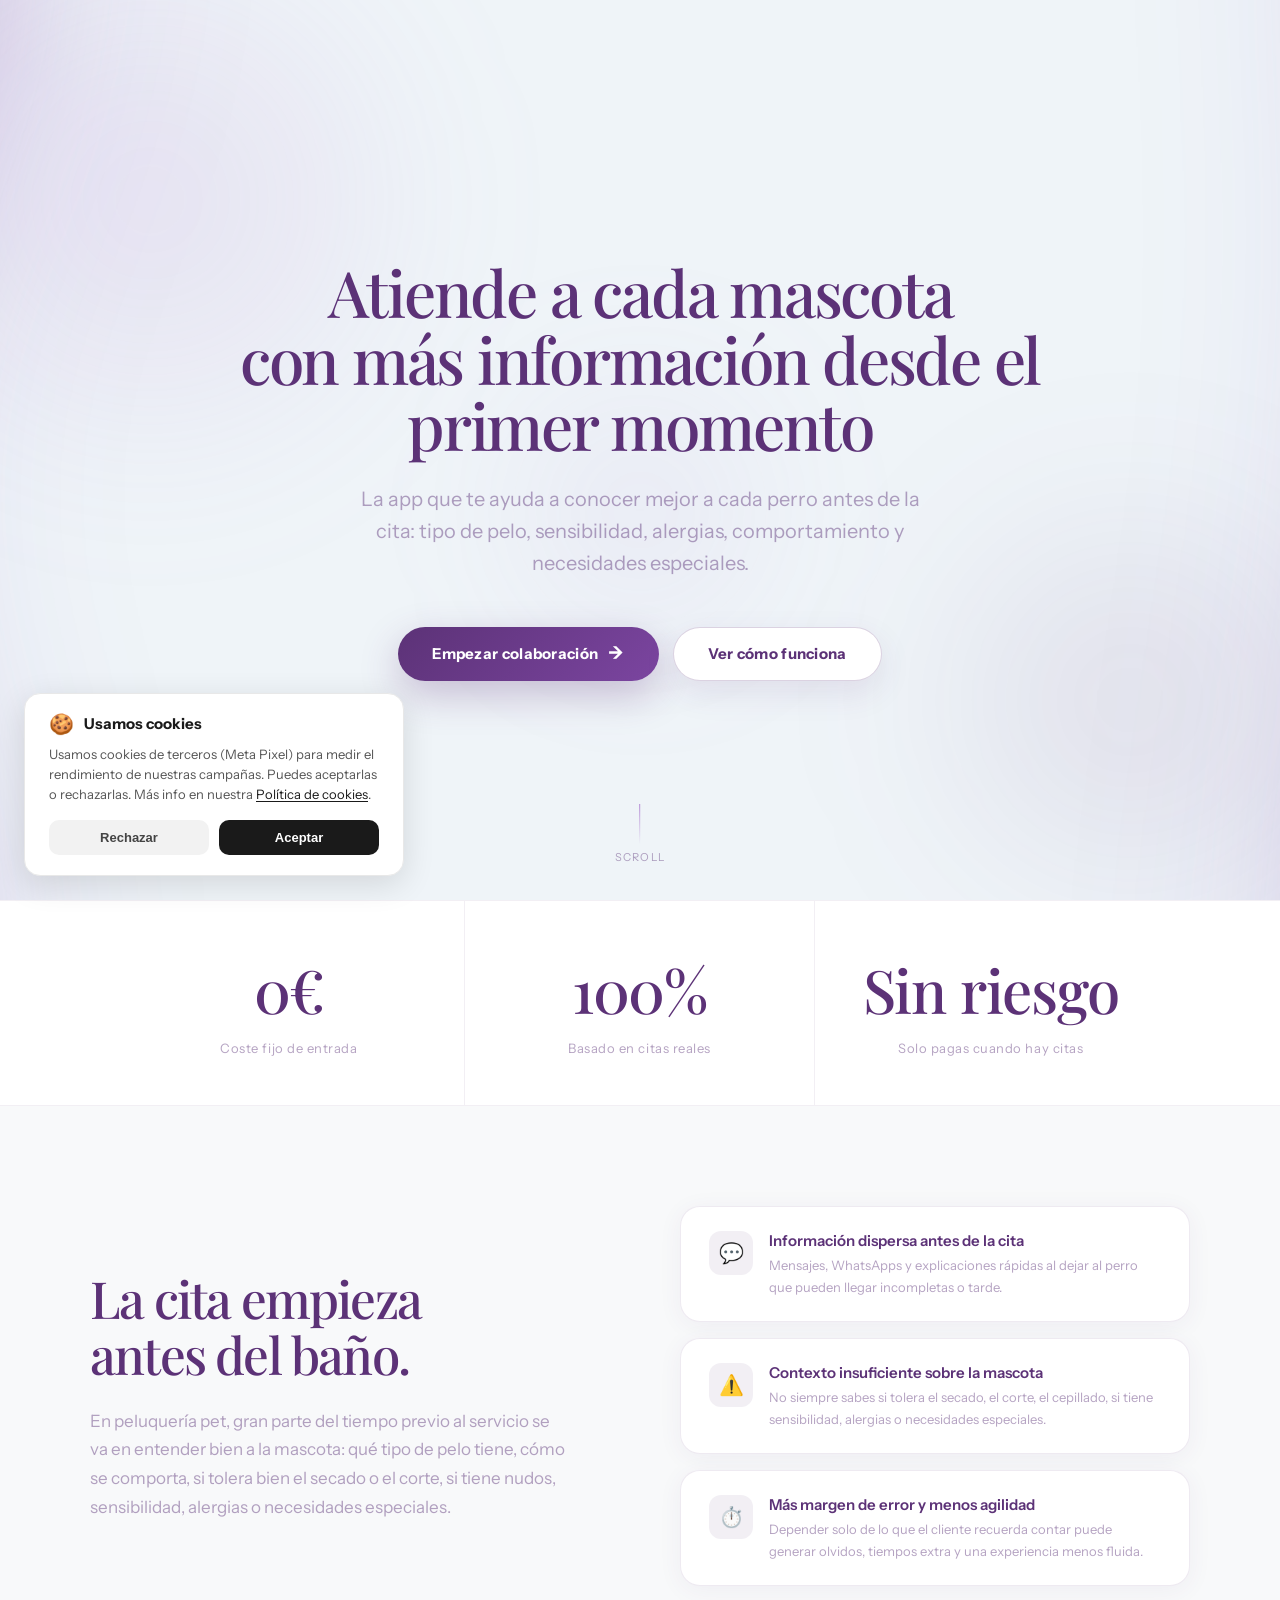
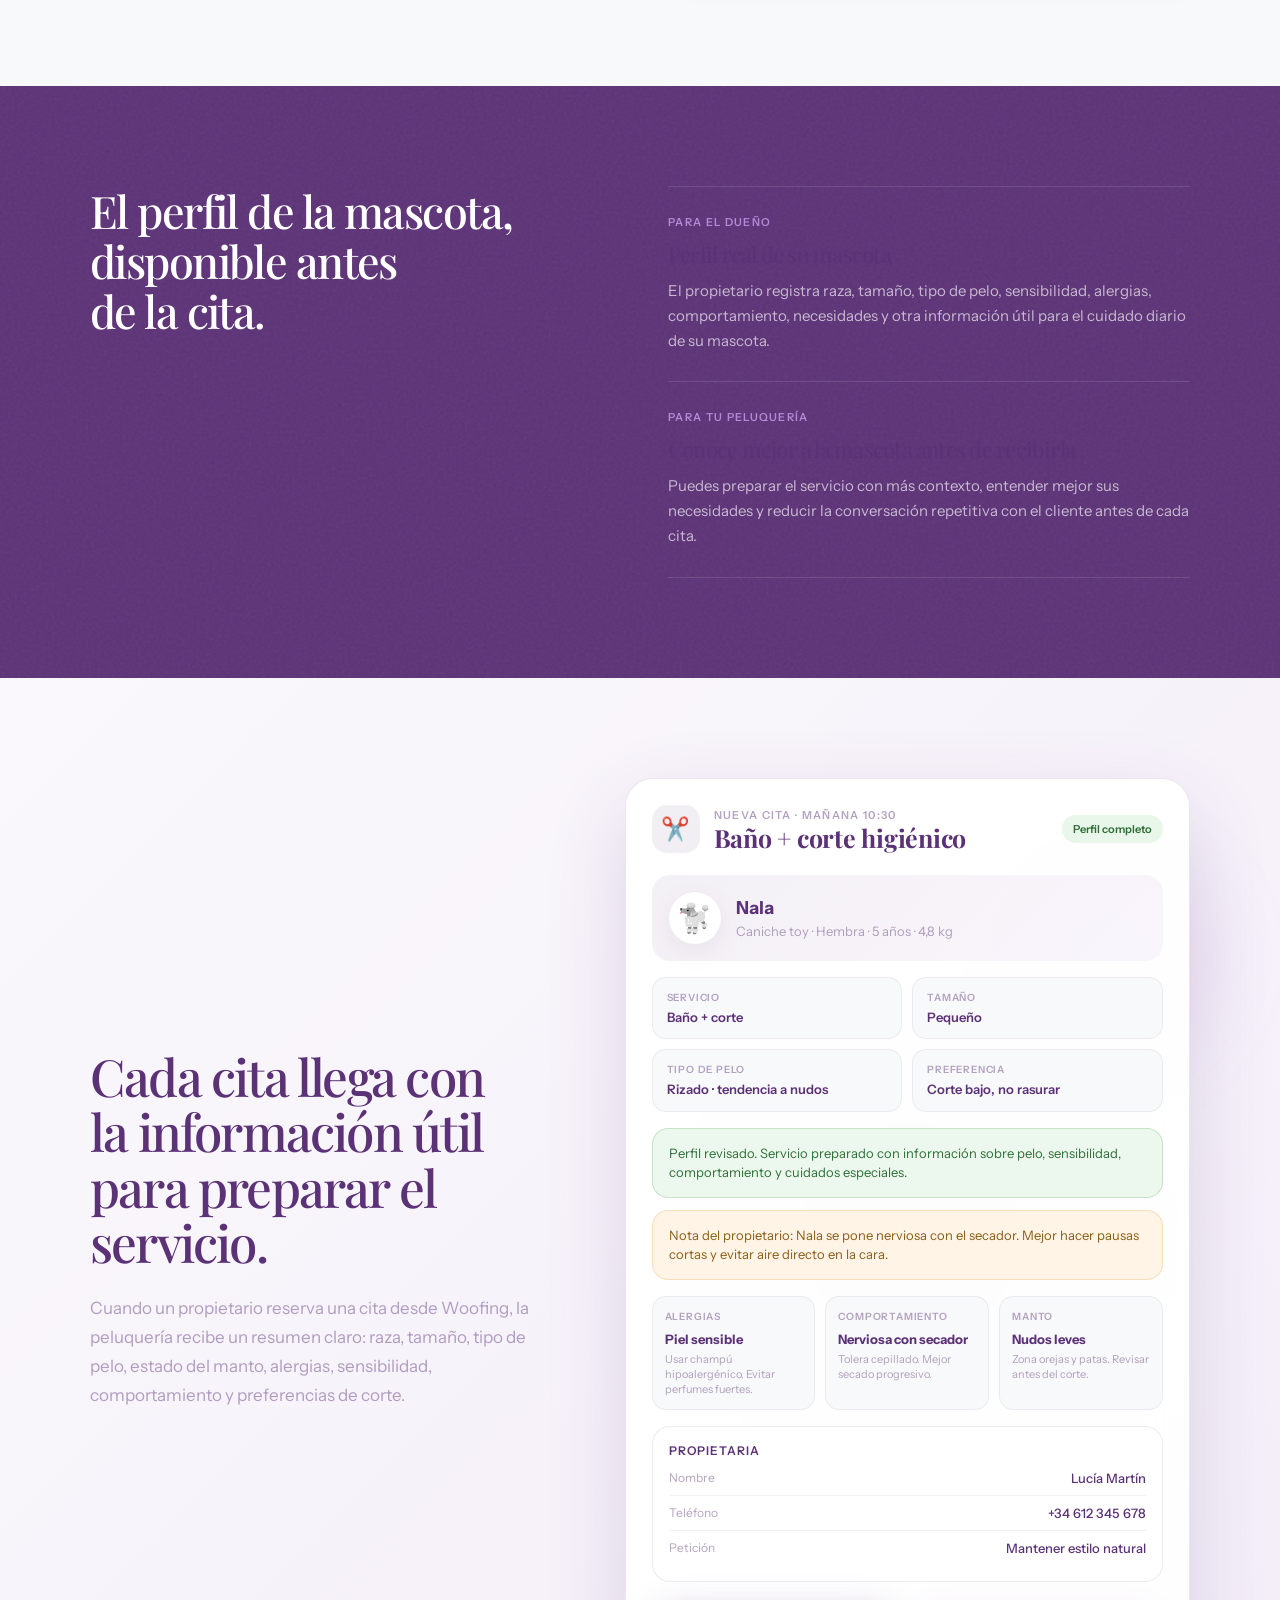
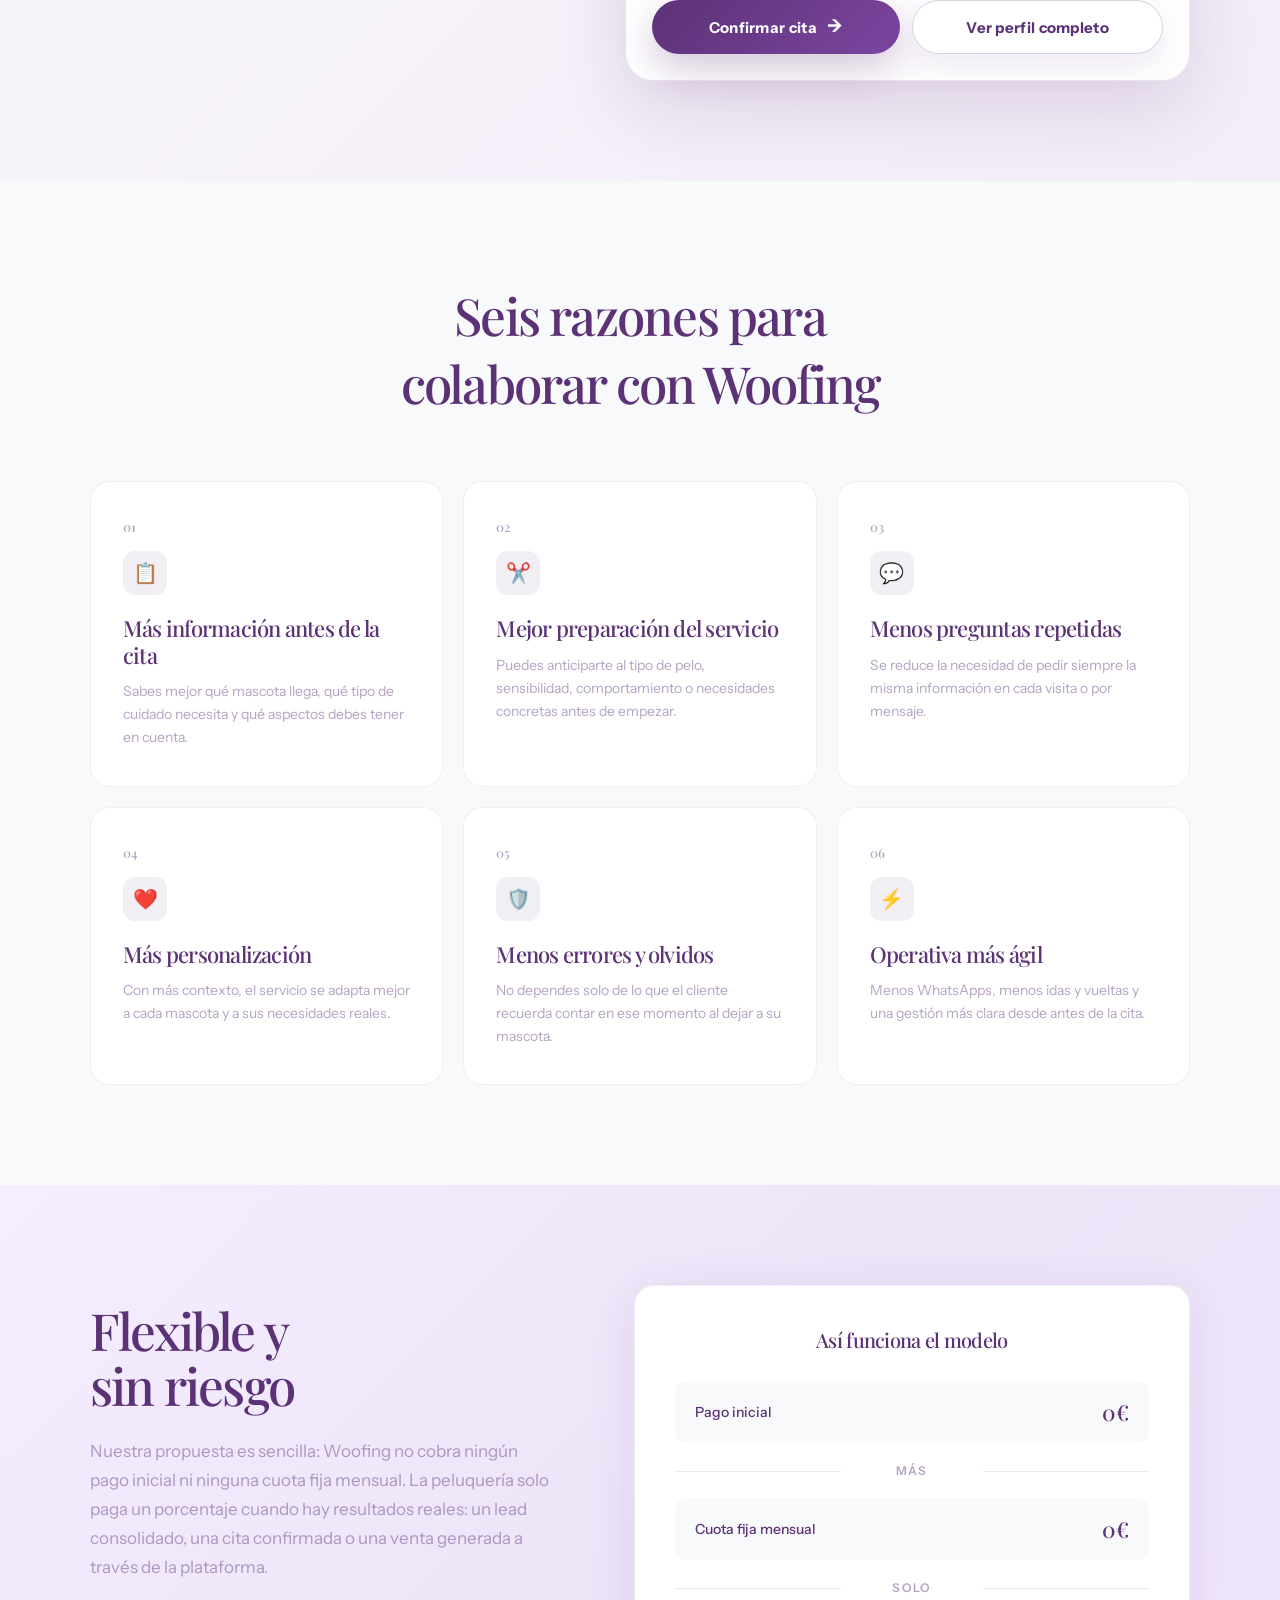
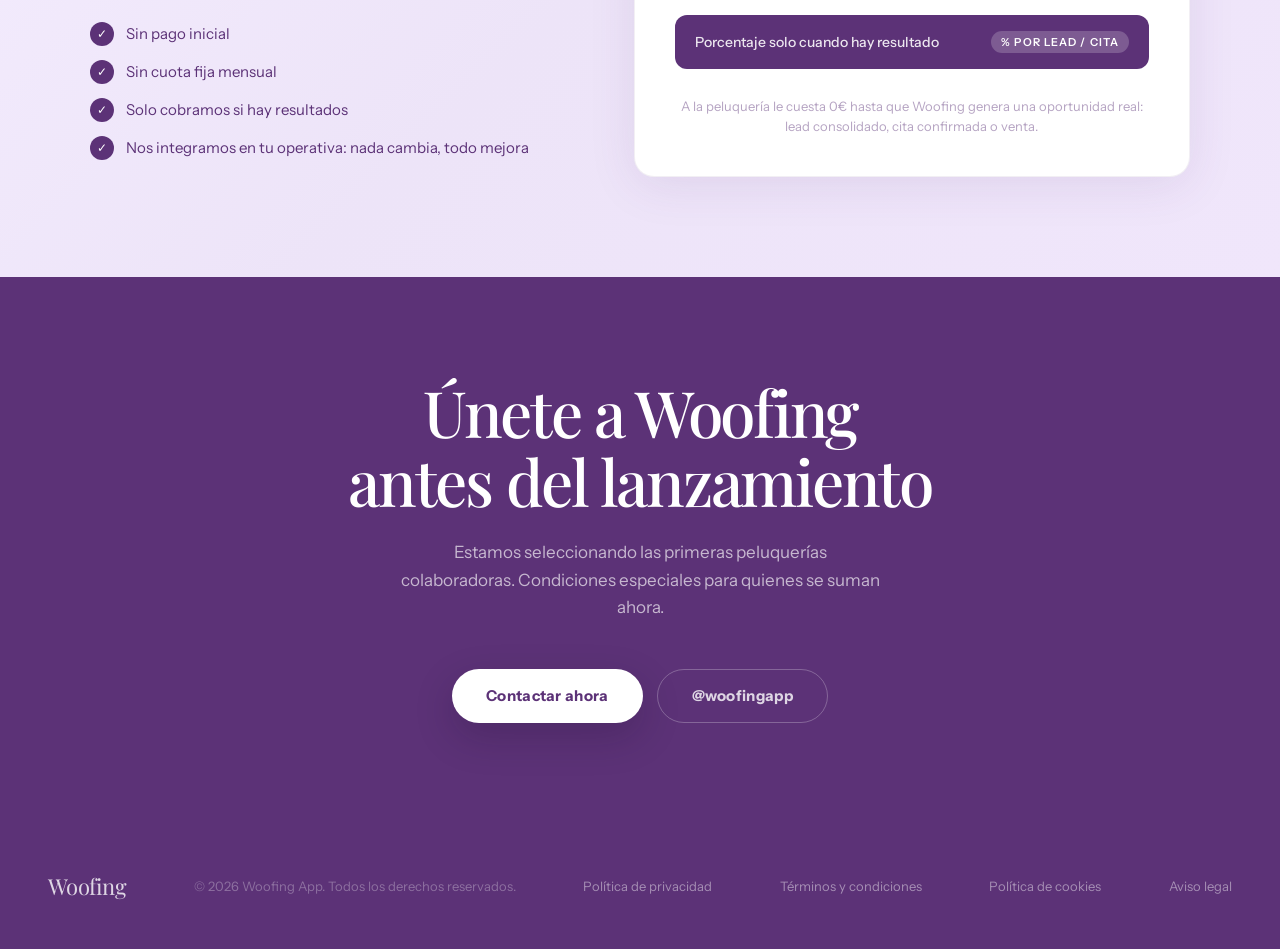
<file: peluquerias.html>
<!DOCTYPE html>
<html lang="es">
<head>
<meta charset="UTF-8" />
<meta name="viewport" content="width=device-width, initial-scale=1.0" />
<title>Woofing — Peluquerías Pet</title>

<!-- Pixel gestionado por cookies.js tras consentimiento -->

<link rel="icon" type="image/png" href="IMAGES/favicon_circulo.png" />
<link rel="preconnect" href="https://fonts.googleapis.com" />
<link rel="preconnect" href="https://fonts.gstatic.com" crossorigin />
<link href="https://fonts.googleapis.com/css2?family=Instrument+Sans:wght@300;400;500;600;700&family=Playfair+Display:ital,wght@0,400;0,500;1,400;1,500&display=swap" rel="stylesheet" />

<link rel="stylesheet" href="cookies.css" />

<style>
*, *::before, *::after { box-sizing: border-box; margin: 0; padding: 0; }

:root {
  --purple: #5c3277;
  --purple-light: #7b45a0;
  --purple-pale: #f0e8f8;
  --purple-soft: rgba(92,50,119,0.08);
  --accent: #b388d4;
  --bg: #faf8fc;
  --white: #ffffff;
  --ink: #1a0d2e;
  --muted: rgba(92,50,119,0.45);
  --serif: 'Playfair Display', Georgia, serif;
  --sans: 'Instrument Sans', sans-serif;
  --radius: 20px;
  --radius-sm: 12px;
}

html { scroll-behavior: smooth; }

body {
  font-family: var(--sans);
  background: var(--bg);
  color: var(--ink);
  -webkit-font-smoothing: antialiased;
  overflow-x: hidden;
}

body::before {
  content: '';
  position: fixed;
  inset: 0;
  background-image: url("data:image/svg+xml,%3Csvg viewBox='0 0 256 256' xmlns='http://www.w3.org/2000/svg'%3E%3Cfilter id='n'%3E%3CfeTurbulence type='fractalNoise' baseFrequency='0.9' numOctaves='4' stitchTiles='stitch'/%3E%3C/filter%3E%3Crect width='100%25' height='100%25' filter='url(%23n)' opacity='0.04'/%3E%3C/svg%3E");
  pointer-events: none;
  z-index: 0;
  opacity: 0.4;
}

.nav {
  position: fixed;
  top: 0;
  left: 0;
  right: 0;
  z-index: 100;
  padding: 14px 48px;
  display: flex;
  align-items: center;
  justify-content: space-between;
  background: rgba(250,248,252,0.88);
  backdrop-filter: blur(16px);
  border-bottom: 1px solid rgba(92,50,119,0.08);
  transition: all 0.3s ease;
}

.nav__logo img {
  height: 40px;
  width: auto;
  object-fit: contain;
  display: block;
}

.nav__right {
  display: flex;
  align-items: center;
  gap: 20px;
}

.lang-switch {
  display: flex;
  align-items: center;
  gap: 8px;
  font-size: 13px;
  letter-spacing: 0.08em;
  text-transform: uppercase;
}

.lang-switch__btn {
  background: none;
  border: none;
  color: var(--purple);
  cursor: pointer;
  font: inherit;
  opacity: 0.4;
  transition: opacity 0.2s;
}

.lang-switch__btn.active {
  opacity: 1;
  font-weight: 600;
}

.lang-switch__btn:hover { opacity: 0.75; }

.lang-switch__divider {
  opacity: 0.3;
  color: var(--purple);
}

.nav__pill {
  background: var(--purple);
  color: #fff;
  font-size: 13px;
  font-weight: 500;
  letter-spacing: 0.05em;
  text-transform: uppercase;
  padding: 9px 22px;
  border-radius: 100px;
  border: none;
  cursor: pointer;
  text-decoration: none;
  transition: opacity 0.2s, transform 0.15s;
}

.nav__pill:hover {
  opacity: 0.82;
  transform: translateY(-1px);
}

.hero {
  min-height: 100vh;
  display: flex;
  flex-direction: column;
  align-items: center;
  justify-content: center;
  text-align: center;
  padding: 120px 24px 80px;
  position: relative;
  overflow: hidden;
}

.hero__bg-blob {
  position: absolute;
  border-radius: 50%;
  filter: blur(80px);
  pointer-events: none;
  z-index: 0;
}

.hero__bg-blob--1 {
  width: 600px;
  height: 600px;
  background: radial-gradient(circle, rgba(180,130,210,0.18) 0%, transparent 70%);
  top: -100px;
  left: -150px;
  animation: blobFloat1 12s ease-in-out infinite;
}

.hero__bg-blob--2 {
  width: 500px;
  height: 500px;
  background: radial-gradient(circle, rgba(92,50,119,0.12) 0%, transparent 70%);
  bottom: -50px;
  right: -100px;
  animation: blobFloat2 14s ease-in-out infinite;
}

.hero__bg-blob--3 {
  width: 300px;
  height: 300px;
  background: radial-gradient(circle, rgba(179,136,212,0.15) 0%, transparent 70%);
  top: 40%;
  left: 50%;
  transform: translateX(-50%);
  animation: blobFloat3 10s ease-in-out infinite;
}

@keyframes blobFloat1 {
  0%,100% { transform: translate(0,0) scale(1); }
  50% { transform: translate(40px,30px) scale(1.05); }
}

@keyframes blobFloat2 {
  0%,100% { transform: translate(0,0) scale(1); }
  50% { transform: translate(-30px,-40px) scale(1.08); }
}

@keyframes blobFloat3 {
  0%,100% { transform: translateX(-50%) scale(1); }
  50% { transform: translateX(-50%) scale(1.12); }
}

.hero__eyebrow {
  position: relative;
  z-index: 1;
  display: inline-flex;
  align-items: center;
  gap: 8px;
  background: var(--purple-soft);
  border: 1px solid rgba(92,50,119,0.15);
  color: var(--purple);
  font-size: 12px;
  font-weight: 600;
  letter-spacing: 0.12em;
  text-transform: uppercase;
  padding: 7px 16px;
  border-radius: 100px;
  margin-bottom: 32px;
  opacity: 0;
  animation: fadeUp 0.7s 0.2s ease forwards;
}

.hero__eyebrow-dot {
  width: 6px;
  height: 6px;
  border-radius: 50%;
  background: var(--purple);
  animation: pulse 2s ease-in-out infinite;
}

@keyframes pulse {
  0%,100% { opacity: 1; transform: scale(1); }
  50% { opacity: 0.5; transform: scale(1.3); }
}

.hero__title {
  position: relative;
  z-index: 1;
  font-family: var(--serif);
  font-size: clamp(32px,5vw,68px);
  line-height: 1.04;
  color: var(--purple);
  letter-spacing: -0.02em;
  max-width: 860px;
  margin-bottom: 24px;
  opacity: 0;
  animation: fadeUp 0.8s 0.35s ease forwards;
}

.hero__title em {
  font-style: italic;
  color: var(--purple-light);
}

.hero__subtitle {
  position: relative;
  z-index: 1;
  font-size: clamp(16px,2vw,20px);
  font-weight: 300;
  color: var(--muted);
  max-width: 600px;
  line-height: 1.6;
  margin-bottom: 48px;
  opacity: 0;
  animation: fadeUp 0.8s 0.5s ease forwards;
}

.hero__cta-group {
  position: relative;
  z-index: 1;
  display: flex;
  gap: 14px;
  align-items: center;
  flex-wrap: wrap;
  justify-content: center;
  opacity: 0;
  animation: fadeUp 0.8s 0.65s ease forwards;
}

.btn-primary {
  background: var(--purple);
  color: #fff;
  font-weight: 500;
  font-size: 15px;
  padding: 16px 36px;
  border-radius: 100px;
  border: none;
  cursor: pointer;
  text-decoration: none;
  transition: opacity 0.2s, transform 0.2s, box-shadow 0.2s;
  box-shadow: 0 8px 32px rgba(92,50,119,0.25);
  display: inline-block;
}

.btn-primary:hover {
  opacity: 0.88;
  transform: translateY(-2px);
  box-shadow: 0 16px 40px rgba(92,50,119,0.3);
}

.btn-secondary {
  color: var(--purple);
  font-weight: 500;
  font-size: 15px;
  padding: 16px 24px;
  border-radius: 100px;
  border: 1.5px solid rgba(92,50,119,0.2);
  background: transparent;
  cursor: pointer;
  text-decoration: none;
  transition: border-color 0.2s, background 0.2s;
  display: inline-block;
}

.btn-secondary:hover {
  border-color: var(--purple);
  background: var(--purple-soft);
}

.hero__scroll-hint {
  position: absolute;
  bottom: 36px;
  left: 50%;
  transform: translateX(-50%);
  z-index: 1;
  display: flex;
  flex-direction: column;
  align-items: center;
  gap: 6px;
  color: var(--muted);
  font-size: 11px;
  letter-spacing: 0.1em;
  text-transform: uppercase;
  animation: fadeIn 1s 1.2s ease forwards;
  opacity: 0;
}

.hero__scroll-line {
  width: 1px;
  height: 40px;
  background: linear-gradient(to bottom,var(--accent),transparent);
  animation: scrollLine 1.8s ease-in-out infinite;
}

@keyframes scrollLine {
  0%,100% { opacity: 0.4; transform: scaleY(1); }
  50% { opacity: 1; transform: scaleY(1.2); }
}

@keyframes fadeUp {
  from { opacity: 0; transform: translateY(24px); }
  to { opacity: 1; transform: translateY(0); }
}

@keyframes fadeIn {
  from { opacity: 0; }
  to { opacity: 1; }
}

.section {
  padding: 100px 24px;
  position: relative;
  z-index: 1;
}

.section-inner {
  max-width: 1100px;
  margin: 0 auto;
}

.section__label {
  display: inline-flex;
  align-items: center;
  gap: 8px;
  font-size: 11px;
  font-weight: 600;
  letter-spacing: 0.14em;
  text-transform: uppercase;
  color: var(--purple);
  opacity: 0.55;
  margin-bottom: 20px;
}

.section__label::before {
  content: '';
  width: 24px;
  height: 1px;
  background: currentColor;
  display: inline-block;
}

.problem-layout {
  display: grid;
  grid-template-columns: 1fr 1fr;
  gap: 80px;
  align-items: center;
}

.problem__heading {
  font-family: var(--serif);
  font-size: clamp(32px,4vw,54px);
  line-height: 1.1;
  color: var(--purple);
  letter-spacing: -0.02em;
  margin-bottom: 24px;
}

.problem__heading em {
  font-style: italic;
  color: var(--purple-light);
}

.problem__body {
  font-size: 17px;
  font-weight: 300;
  line-height: 1.7;
  color: var(--muted);
  max-width: 480px;
}

.problem__visual {
  position: relative;
  display: flex;
  flex-direction: column;
  gap: 16px;
}

.problem-card {
  background: var(--white);
  border: 1px solid rgba(92,50,119,0.1);
  border-radius: var(--radius);
  padding: 24px 28px;
  display: flex;
  align-items: flex-start;
  gap: 16px;
  box-shadow: 0 4px 24px rgba(92,50,119,0.06);
  transition: transform 0.3s ease, box-shadow 0.3s ease;
  opacity: 0;
  transform: translateX(30px);
}

.problem-card:hover {
  transform: translateX(4px) !important;
  box-shadow: 0 8px 32px rgba(92,50,119,0.12);
}

.problem-card.visible {
  opacity: 1;
  transform: translateX(0);
  transition: opacity 0.6s ease, transform 0.6s ease, box-shadow 0.3s ease;
}

.problem-card:nth-child(2) { transition-delay: 0.12s !important; }
.problem-card:nth-child(3) { transition-delay: 0.24s !important; }

.problem-card__icon {
  width: 44px;
  height: 44px;
  min-width: 44px;
  border-radius: 12px;
  background: var(--purple-soft);
  display: flex;
  align-items: center;
  justify-content: center;
  font-size: 20px;
}

.problem-card__text strong {
  display: block;
  font-size: 15px;
  font-weight: 600;
  color: var(--purple);
  margin-bottom: 4px;
}

.problem-card__text span {
  font-size: 13px;
  font-weight: 300;
  color: var(--muted);
  line-height: 1.5;
}

.solution-section {
  background: var(--purple);
  color: #fff;
  position: relative;
  overflow: hidden;
}

.solution-section::before {
  content: '';
  position: absolute;
  inset: 0;
  background: url("data:image/svg+xml,%3Csvg viewBox='0 0 256 256' xmlns='http://www.w3.org/2000/svg'%3E%3Cfilter id='n'%3E%3CfeTurbulence type='fractalNoise' baseFrequency='0.75' numOctaves='4' stitchTiles='stitch'/%3E%3C/filter%3E%3Crect width='100%25' height='100%25' filter='url(%23n)' opacity='0.07'/%3E%3C/svg%3E");
  pointer-events: none;
}

.solution-section .section__label {
  color: rgba(255,255,255,0.5);
}

.solution-section .section__label::before {
  background: rgba(255,255,255,0.4);
}

.solution__grid {
  display: grid;
  grid-template-columns: 1fr 1fr;
  gap: 56px;
  align-items: start;
}

.solution__col-title {
  font-family: var(--serif);
  font-size: clamp(28px,3.5vw,48px);
  line-height: 1.12;
  letter-spacing: -0.02em;
  color: #fff;
  margin-bottom: 40px;
}

.solution__col-title em {
  font-style: italic;
  color: var(--accent);
}

.solution-block {
  padding: 28px 0;
  border-top: 1px solid rgba(255,255,255,0.12);
}

.solution-block:last-child {
  border-bottom: 1px solid rgba(255,255,255,0.12);
}

.solution-block__eyebrow {
  font-size: 11px;
  font-weight: 600;
  letter-spacing: 0.12em;
  text-transform: uppercase;
  color: var(--accent);
  margin-bottom: 10px;
}

.solution-block__title {
  font-family: var(--serif);
  font-size: 22px;
  color: #fff;
  margin-bottom: 10px;
}

.solution-block__body {
  font-size: 15px;
  font-weight: 300;
  line-height: 1.65;
  color: rgba(255,255,255,0.65);
}

/* DEMO PELUQUERÍA */
.grooming-demo-section {
  background: linear-gradient(135deg, #faf8fc 0%, #f3edf8 100%);
  overflow: hidden;
}

.grooming-demo-layout {
  display: grid;
  grid-template-columns: 0.9fr 1.1fr;
  gap: 72px;
  align-items: center;
}

.grooming-demo-title {
  font-family: var(--serif);
  font-size: clamp(32px, 4vw, 54px);
  line-height: 1.08;
  color: var(--purple);
  letter-spacing: -0.02em;
  margin-bottom: 24px;
}

.grooming-demo-title em {
  font-style: italic;
  color: var(--purple-light);
}

.grooming-demo-text {
  font-size: 17px;
  font-weight: 300;
  line-height: 1.7;
  color: var(--muted);
  max-width: 480px;
}

.grooming-demo-visual {
  position: relative;
  min-height: 650px;
  display: flex;
  align-items: center;
  justify-content: center;
}

.grooming-demo-visual::before {
  content: '';
  position: absolute;
  width: 540px;
  height: 540px;
  border-radius: 50%;
  background: radial-gradient(circle, rgba(92,50,119,0.16) 0%, transparent 68%);
  filter: blur(20px);
  animation: demoGlow 7s ease-in-out infinite;
}

.grooming-demo-visual::after {
  content: '';
  position: absolute;
  width: 300px;
  height: 300px;
  right: -70px;
  top: 30px;
  border-radius: 50%;
  background: radial-gradient(circle, rgba(179,136,212,0.18) 0%, transparent 70%);
  filter: blur(28px);
  animation: demoGlowSmall 8s ease-in-out infinite;
}

@keyframes demoGlow {
  0%, 100% { transform: scale(1); opacity: 0.65; }
  50% { transform: scale(1.08); opacity: 1; }
}

@keyframes demoGlowSmall {
  0%, 100% { transform: translate(0,0) scale(1); opacity: 0.5; }
  50% { transform: translate(-20px,18px) scale(1.1); opacity: 0.85; }
}

.grooming-notification-card {
  position: relative;
  z-index: 1;
  width: 100%;
  max-width: 620px;
  background: rgba(255,255,255,0.94);
  border: 1px solid rgba(92,50,119,0.12);
  border-radius: 28px;
  padding: 26px;
  box-shadow: 0 28px 80px rgba(92,50,119,0.16);
  backdrop-filter: blur(18px);
  animation: notificationFloat 5.5s ease-in-out infinite;
}

@keyframes notificationFloat {
  0%, 100% { transform: translateY(0); }
  50% { transform: translateY(-12px); }
}

.grooming-notification-top {
  display: grid;
  grid-template-columns: auto 1fr auto;
  gap: 14px;
  align-items: center;
  margin-bottom: 22px;
}

.grooming-notification-icon {
  width: 48px;
  height: 48px;
  border-radius: 15px;
  background: var(--purple-soft);
  color: var(--purple);
  display: flex;
  align-items: center;
  justify-content: center;
  font-size: 23px;
}

.grooming-notification-kicker {
  font-size: 11px;
  font-weight: 600;
  color: var(--muted);
  letter-spacing: 0.12em;
  text-transform: uppercase;
  margin-bottom: 3px;
}

.grooming-notification-title {
  font-family: var(--serif);
  font-size: 25px;
  line-height: 1;
  color: var(--purple);
  letter-spacing: -0.01em;
}

.grooming-notification-status {
  font-size: 11px;
  font-weight: 600;
  color: #2f6f38;
  background: #e8f7ea;
  padding: 7px 11px;
  border-radius: 100px;
  white-space: nowrap;
}

.grooming-patient {
  display: flex;
  align-items: center;
  gap: 14px;
  padding: 16px;
  border-radius: 18px;
  background: linear-gradient(135deg, rgba(92,50,119,0.07), rgba(179,136,212,0.08));
  margin-bottom: 16px;
}

.grooming-avatar {
  width: 54px;
  height: 54px;
  min-width: 54px;
  border-radius: 50%;
  background: #fff;
  border: 1px solid rgba(92,50,119,0.1);
  display: flex;
  align-items: center;
  justify-content: center;
  font-size: 28px;
  box-shadow: 0 8px 24px rgba(92,50,119,0.08);
}

.grooming-patient strong {
  display: block;
  font-size: 18px;
  color: var(--purple);
  margin-bottom: 4px;
}

.grooming-patient span {
  display: block;
  font-size: 13px;
  color: var(--muted);
}

.grooming-service-grid {
  display: grid;
  grid-template-columns: repeat(2, 1fr);
  gap: 10px;
  margin-bottom: 16px;
}

.grooming-service-grid div {
  background: var(--bg);
  border: 1px solid rgba(92,50,119,0.08);
  border-radius: 14px;
  padding: 13px 14px;
}

.grooming-service-grid span {
  display: block;
  font-size: 10px;
  font-weight: 600;
  color: var(--muted);
  letter-spacing: 0.08em;
  text-transform: uppercase;
  margin-bottom: 5px;
}

.grooming-service-grid strong {
  display: block;
  font-size: 13px;
  font-weight: 600;
  color: var(--purple);
  line-height: 1.3;
}

.grooming-confirmation {
  border-radius: 16px;
  background: #ecf8ed;
  border: 1px solid rgba(98,169,106,0.28);
  padding: 15px 16px;
  margin-bottom: 12px;
  color: #2f6f38;
  font-size: 13px;
  line-height: 1.45;
}

.grooming-note {
  border-radius: 16px;
  background: #fff4e6;
  border: 1px solid rgba(217,154,48,0.24);
  padding: 15px 16px;
  margin-bottom: 16px;
  color: #8a5d17;
  font-size: 13px;
  line-height: 1.45;
}

.grooming-alerts {
  display: grid;
  grid-template-columns: repeat(3, 1fr);
  gap: 10px;
  margin-bottom: 16px;
}

.grooming-alert {
  border-radius: 14px;
  padding: 13px 12px;
  min-height: 112px;
  background: var(--bg);
  border: 1px solid rgba(92,50,119,0.08);
}

.grooming-alert span {
  display: block;
  font-size: 10px;
  font-weight: 600;
  color: var(--muted);
  letter-spacing: 0.08em;
  text-transform: uppercase;
  margin-bottom: 8px;
}

.grooming-alert strong {
  display: block;
  font-size: 13px;
  color: var(--purple);
  line-height: 1.25;
  margin-bottom: 5px;
}

.grooming-alert small {
  display: block;
  font-size: 11px;
  color: var(--muted);
  line-height: 1.35;
}

.grooming-owner-card {
  border: 1px solid rgba(92,50,119,0.1);
  border-radius: 18px;
  padding: 16px;
  background: #fff;
  margin-bottom: 18px;
}

.grooming-owner-card p {
  font-size: 12px;
  font-weight: 600;
  color: var(--purple);
  letter-spacing: 0.08em;
  text-transform: uppercase;
  margin-bottom: 12px;
}

.grooming-owner-row {
  display: grid;
  grid-template-columns: 1fr auto;
  gap: 12px;
  padding: 9px 0;
  border-top: 1px solid rgba(92,50,119,0.07);
}

.grooming-owner-row:first-of-type {
  border-top: none;
  padding-top: 0;
}

.grooming-owner-row span {
  font-size: 12px;
  color: var(--muted);
}

.grooming-owner-row strong {
  font-size: 13px;
  font-weight: 500;
  color: var(--purple);
  text-align: right;
}

.grooming-actions {
  display: flex;
  align-items: center;
  gap: 12px;
}

.grooming-actions button {
  flex: 1;
  background: var(--purple);
  color: #fff;
  border: none;
  border-radius: 14px;
  padding: 14px 18px;
  font-family: var(--sans);
  font-size: 14px;
  font-weight: 600;
  cursor: pointer;
  box-shadow: 0 10px 30px rgba(92,50,119,0.2);
  transition: opacity 0.2s, transform 0.2s;
}

.grooming-actions button:hover {
  opacity: 0.88;
  transform: translateY(-1px);
}

.grooming-actions a {
  flex: 1;
  border: 1px solid rgba(92,50,119,0.18);
  color: var(--purple);
  background: rgba(92,50,119,0.04);
  border-radius: 14px;
  padding: 14px 18px;
  font-size: 14px;
  font-weight: 600;
  text-align: center;
  text-decoration: none;
  transition: background 0.2s, border-color 0.2s;
}

.grooming-actions a:hover {
  background: rgba(92,50,119,0.08);
  border-color: rgba(92,50,119,0.28);
}

.benefits-section { background: var(--bg); }

.benefits__title {
  font-family: var(--serif);
  font-size: clamp(32px,4vw,56px);
  color: var(--purple);
  text-align: center;
  margin-bottom: 64px;
  letter-spacing: -0.02em;
}

.benefits__title em {
  font-style: italic;
  color: var(--purple-light);
}

.benefits-grid {
  display: grid;
  grid-template-columns: repeat(3,1fr);
  gap: 20px;
}

.benefit-card {
  background: var(--white);
  border: 1px solid rgba(92,50,119,0.08);
  border-radius: var(--radius);
  padding: 36px 32px;
  position: relative;
  overflow: hidden;
  transition: transform 0.3s ease, box-shadow 0.3s ease, border-color 0.3s ease;
  opacity: 0;
  transform: translateY(20px);
  cursor: default;
}

.benefit-card.visible {
  opacity: 1;
  transform: translateY(0);
  transition: opacity 0.6s ease, transform 0.6s ease, box-shadow 0.3s ease, border-color 0.3s ease;
}

.benefit-card:hover {
  transform: translateY(-4px) !important;
  box-shadow: 0 16px 48px rgba(92,50,119,0.12);
  border-color: rgba(92,50,119,0.2);
}

.benefit-card__num {
  font-family: var(--serif);
  font-size: 13px;
  color: var(--muted);
  margin-bottom: 16px;
  font-style: italic;
  display: block;
}

.benefit-card__icon {
  width: 44px;
  height: 44px;
  border-radius: 12px;
  background: var(--purple-soft);
  display: flex;
  align-items: center;
  justify-content: center;
  margin-bottom: 20px;
  font-size: 20px;
}

.benefit-card__title {
  font-family: var(--serif);
  font-size: 22px;
  color: var(--purple);
  margin-bottom: 12px;
  line-height: 1.2;
}

.benefit-card__body {
  font-size: 14px;
  font-weight: 300;
  line-height: 1.65;
  color: var(--muted);
}

.risk-section {
  background: linear-gradient(135deg,#f5eeff 0%,#ede4f8 50%,#f0e6fb 100%);
  position: relative;
  overflow: hidden;
}

.risk-section::after {
  content: '';
  position: absolute;
  bottom: -60px;
  right: -60px;
  width: 300px;
  height: 300px;
  border-radius: 50%;
  background: rgba(92,50,119,0.06);
  pointer-events: none;
}

.risk-layout {
  display: grid;
  grid-template-columns: 1fr 1.2fr;
  gap: 80px;
  align-items: center;
}

.risk__heading {
  font-family: var(--serif);
  font-size: clamp(32px,4vw,54px);
  line-height: 1.08;
  color: var(--purple);
  letter-spacing: -0.02em;
  margin-bottom: 24px;
}

.risk__body {
  font-size: 17px;
  font-weight: 300;
  line-height: 1.7;
  color: var(--muted);
  margin-bottom: 40px;
}

.risk__checklist {
  list-style: none;
  display: flex;
  flex-direction: column;
  gap: 14px;
}

.risk__checklist li {
  display: flex;
  align-items: center;
  gap: 12px;
  font-size: 15px;
  font-weight: 400;
  color: var(--purple);
}

.risk__check {
  width: 24px;
  height: 24px;
  min-width: 24px;
  border-radius: 50%;
  background: var(--purple);
  display: flex;
  align-items: center;
  justify-content: center;
  color: #fff;
  font-size: 12px;
}

.risk-visual {
  background: var(--white);
  border-radius: var(--radius);
  padding: 40px;
  box-shadow: 0 8px 48px rgba(92,50,119,0.1);
  border: 1px solid rgba(92,50,119,0.08);
}

.risk-visual__title {
  font-family: var(--serif);
  font-size: 20px;
  color: var(--purple);
  margin-bottom: 28px;
  text-align: center;
}

.commission-visual {
  display: flex;
  flex-direction: column;
  gap: 20px;
}

.commission-row {
  display: flex;
  align-items: center;
  justify-content: space-between;
  padding: 16px 20px;
  border-radius: var(--radius-sm);
  background: var(--bg);
}

.commission-row--highlighted {
  background: var(--purple);
  color: #fff;
}

.commission-row__label {
  font-size: 14px;
  font-weight: 500;
  color: var(--purple);
}

.commission-row--highlighted .commission-row__label {
  color: rgba(255,255,255,0.88);
}

.commission-row__value {
  font-family: var(--serif);
  font-size: 22px;
  color: var(--purple);
  font-style: italic;
}

.commission-row--highlighted .commission-row__value {
  color: #fff;
}

.commission-row__badge {
  font-size: 11px;
  font-weight: 600;
  letter-spacing: 0.1em;
  text-transform: uppercase;
  background: rgba(255,255,255,0.2);
  padding: 4px 10px;
  border-radius: 100px;
  color: #fff;
  white-space: nowrap;
}

.commission-divider {
  text-align: center;
  font-size: 12px;
  font-weight: 600;
  letter-spacing: 0.1em;
  text-transform: uppercase;
  color: var(--muted);
  position: relative;
}

.commission-divider::before,
.commission-divider::after {
  content: '';
  position: absolute;
  top: 50%;
  width: 35%;
  height: 1px;
  background: rgba(92,50,119,0.1);
}

.commission-divider::before { left: 0; }
.commission-divider::after { right: 0; }

.cta-section {
  background: var(--purple);
  text-align: center;
  position: relative;
  overflow: hidden;
}

.cta-section__logo-bg {
  position: absolute;
  top: 50%;
  left: 50%;
  transform: translate(-50%,-50%);
  pointer-events: none;
  z-index: 0;
  opacity: 0.06;
  width: min(600px,80vw);
}

.cta-section__logo-bg img {
  width: 100%;
  height: auto;
  filter: brightness(0) invert(1);
}

.cta__label {
  color: rgba(255,255,255,0.45);
}

.cta__label::before {
  background: rgba(255,255,255,0.4);
}

.cta__title {
  font-family: var(--serif);
  font-size: clamp(36px,5vw,68px);
  color: #fff;
  letter-spacing: -0.02em;
  line-height: 1.08;
  margin-bottom: 24px;
  position: relative;
  z-index: 1;
}

.cta__title em {
  font-style: italic;
  color: var(--accent);
}

.cta__subtitle {
  font-size: 17px;
  font-weight: 300;
  color: rgba(255,255,255,0.65);
  max-width: 480px;
  margin: 0 auto 48px;
  line-height: 1.6;
  position: relative;
  z-index: 1;
}

.cta__btns {
  display: flex;
  gap: 14px;
  justify-content: center;
  flex-wrap: wrap;
  position: relative;
  z-index: 1;
}

.btn-white {
  background: #fff;
  color: var(--purple);
  font-weight: 600;
  font-size: 15px;
  padding: 16px 40px;
  border-radius: 100px;
  border: none;
  cursor: pointer;
  text-decoration: none;
  transition: opacity 0.2s, transform 0.2s;
  box-shadow: 0 8px 32px rgba(0,0,0,0.2);
  display: inline-block;
}

.btn-white:hover {
  opacity: 0.9;
  transform: translateY(-2px);
}

.btn-ghost {
  background: transparent;
  color: rgba(255,255,255,0.8);
  font-weight: 500;
  font-size: 15px;
  padding: 16px 28px;
  border-radius: 100px;
  border: 1.5px solid rgba(255,255,255,0.25);
  cursor: pointer;
  text-decoration: none;
  transition: border-color 0.2s, background 0.2s;
  display: inline-block;
}

.btn-ghost:hover {
  border-color: rgba(255,255,255,0.6);
  background: rgba(255,255,255,0.08);
}

.stats-strip {
  border-top: 1px solid rgba(92,50,119,0.08);
  border-bottom: 1px solid rgba(92,50,119,0.08);
  background: var(--white);
  overflow: hidden;
}

.stats-inner {
  max-width: 1100px;
  margin: 0 auto;
  padding: 0 24px;
  display: grid;
  grid-template-columns: repeat(3,1fr);
}

.stat-item {
  padding: 48px 32px;
  text-align: center;
  border-right: 1px solid rgba(92,50,119,0.08);
}

.stat-item:last-child {
  border-right: none;
}

.stat-item__num {
  font-family: var(--serif);
  font-size: clamp(36px,5vw,60px);
  color: var(--purple);
  font-style: italic;
  display: block;
  margin-bottom: 8px;
  letter-spacing: -0.02em;
}

.stat-item__label {
  font-size: 13px;
  font-weight: 400;
  color: var(--muted);
  letter-spacing: 0.04em;
}

.footer {
  background: var(--ink);
  padding: 48px;
  display: flex;
  align-items: center;
  justify-content: space-between;
  gap: 24px;
  flex-wrap: wrap;
}

.footer__brand {
  font-family: var(--serif);
  font-size: 22px;
  color: rgba(255,255,255,0.8);
  letter-spacing: -0.01em;
}

.footer__copy {
  font-size: 13px;
  color: rgba(255,255,255,0.3);
}

.footer__link {
  font-size: 13px;
  color: rgba(255,255,255,0.45);
  text-decoration: none;
  transition: color 0.2s;
}

.footer__link:hover {
  color: rgba(255,255,255,0.8);
}

.reveal {
  opacity: 0;
  transform: translateY(28px);
  transition: opacity 0.7s ease, transform 0.7s ease;
}

.reveal.visible {
  opacity: 1;
  transform: translateY(0);
}

.modal-overlay {
  position: fixed;
  inset: 0;
  background: rgba(26,13,46,0.55);
  backdrop-filter: blur(6px);
  z-index: 200;
  display: flex;
  align-items: center;
  justify-content: center;
  padding: 24px;
  opacity: 0;
  pointer-events: none;
  transition: opacity 0.3s ease;
}

.modal-overlay.active {
  opacity: 1;
  pointer-events: all;
}

.modal {
  background: var(--white);
  border-radius: 24px;
  padding: 48px 44px 44px;
  width: 100%;
  max-width: 580px;
  max-height: 90vh;
  overflow-y: auto;
  position: relative;
  transform: translateY(24px) scale(0.97);
  transition: transform 0.35s cubic-bezier(0.34,1.56,0.64,1);
  box-shadow: 0 32px 80px rgba(26,13,46,0.2);
}

.modal-overlay.active .modal {
  transform: translateY(0) scale(1);
}

.modal__close {
  position: absolute;
  top: 18px;
  right: 22px;
  background: none;
  border: none;
  font-size: 26px;
  color: var(--purple);
  cursor: pointer;
  opacity: 0.35;
  line-height: 1;
  transition: opacity 0.2s;
}

.modal__close:hover {
  opacity: 0.9;
}

.modal__title {
  font-family: var(--serif);
  font-size: 30px;
  color: var(--purple);
  margin-bottom: 8px;
  letter-spacing: -0.01em;
}

.modal__subtitle {
  font-size: 15px;
  font-weight: 300;
  color: var(--muted);
  line-height: 1.5;
  margin-bottom: 32px;
}

.form__grid {
  display: grid;
  grid-template-columns: 1fr 1fr;
  gap: 14px;
  margin-bottom: 14px;
}

.form__group {
  display: flex;
  flex-direction: column;
  gap: 6px;
}

.form__group--full {
  grid-column: 1/-1;
}

.form__label {
  font-size: 11px;
  font-weight: 600;
  letter-spacing: 0.1em;
  text-transform: uppercase;
  color: var(--purple);
  opacity: 0.6;
}

.form__input,
.form__select,
.form__textarea {
  font-family: var(--sans);
  font-size: 15px;
  color: var(--purple);
  background: var(--bg);
  border: 1.5px solid rgba(92,50,119,0.15);
  border-radius: 10px;
  padding: 13px 16px;
  outline: none;
  transition: border-color 0.2s, box-shadow 0.2s;
  width: 100%;
  appearance: none;
  -webkit-appearance: none;
}

.form__input::placeholder,
.form__textarea::placeholder {
  color: rgba(92,50,119,0.3);
}

.form__input:focus,
.form__select:focus,
.form__textarea:focus {
  border-color: var(--purple);
  box-shadow: 0 0 0 3px rgba(92,50,119,0.08);
}

.form__select {
  cursor: pointer;
  background-image: url("data:image/svg+xml,%3Csvg xmlns='http://www.w3.org/2000/svg' width='12' height='8' viewBox='0 0 12 8'%3E%3Cpath d='M1 1l5 5 5-5' stroke='%235c3277' stroke-width='1.5' fill='none' stroke-linecap='round'/%3E%3C/svg%3E");
  background-repeat: no-repeat;
  background-position: right 16px center;
  background-color: var(--bg);
  padding-right: 40px;
}

.form__textarea {
  resize: vertical;
  min-height: 120px;
  line-height: 1.5;
}

.form__privacy {
  display: flex;
  align-items: flex-start;
  gap: 10px;
  margin: 16px 0;
  cursor: pointer;
}

.form__privacy input[type="checkbox"] {
  appearance: none;
  -webkit-appearance: none;
  width: 18px;
  height: 18px;
  min-width: 18px;
  border: 1.5px solid rgba(92,50,119,0.3);
  border-radius: 5px;
  background: #fff;
  cursor: pointer;
  margin-top: 1px;
  transition: border-color 0.2s, background 0.2s;
  position: relative;
}

.form__privacy input[type="checkbox"]:checked {
  background: var(--purple);
  border-color: var(--purple);
}

.form__privacy input[type="checkbox"]:checked::after {
  content: '';
  position: absolute;
  left: 4px;
  top: 1px;
  width: 6px;
  height: 10px;
  border: 2px solid #fff;
  border-top: none;
  border-left: none;
  transform: rotate(45deg);
}

.form__privacy-text {
  font-size: 13px;
  color: var(--purple);
  opacity: 0.75;
  line-height: 1.5;
}

.form__privacy-text a {
  text-decoration: underline;
  color: inherit;
}

.form__submit {
  width: 100%;
  background: var(--purple);
  color: #fff;
  font-weight: 500;
  font-size: 15px;
  padding: 16px;
  border-radius: 12px;
  border: none;
  cursor: pointer;
  letter-spacing: 0.02em;
  transition: opacity 0.2s, transform 0.15s;
  margin-top: 4px;
}

.form__submit:hover {
  opacity: 0.85;
  transform: translateY(-1px);
}

.form__submit:disabled {
  opacity: 0.6;
  cursor: not-allowed;
  transform: none;
}

.form__message {
  font-size: 13px;
  font-weight: 500;
  min-height: 20px;
  margin-top: 8px;
  text-align: center;
}

@media(max-width:900px) {
  .nav { padding: 14px 24px; }

  .problem-layout,
  .solution__grid,
  .risk-layout,
  .grooming-demo-layout {
    grid-template-columns: 1fr;
    gap: 48px;
  }

  .grooming-demo-visual {
    min-height: auto;
  }

  .benefits-grid {
    grid-template-columns: 1fr 1fr;
  }

  .stats-inner {
    grid-template-columns: 1fr;
  }

  .stat-item {
    border-right: none;
    border-bottom: 1px solid rgba(92,50,119,0.08);
    padding: 32px;
  }

  .stat-item:last-child {
    border-bottom: none;
  }

  .footer {
    padding: 32px 24px;
    flex-direction: column;
    align-items: flex-start;
  }

  .modal {
    padding: 36px 28px 32px;
  }

  .form__grid {
    grid-template-columns: 1fr;
  }

  .form__group--full {
    grid-column: 1;
  }
}

@media(max-width:580px) {
  .benefits-grid {
    grid-template-columns: 1fr;
  }

  .hero__cta-group {
    flex-direction: column;
    width: 100%;
  }

  .btn-primary,
  .btn-secondary {
    width: 100%;
    text-align: center;
  }

  .cta__btns {
    flex-direction: column;
    align-items: center;
  }

  .btn-white,
  .btn-ghost {
    width: 100%;
    max-width: 320px;
    text-align: center;
  }

  .nav__logo img {
    height: 32px;
  }

  .nav__right {
    gap: 12px;
  }

  .nav__pill {
    padding: 8px 14px;
    font-size: 12px;
  }

  .grooming-demo-section {
    padding-top: 80px;
    padding-bottom: 80px;
  }

  .grooming-notification-card {
    padding: 20px;
    border-radius: 24px;
  }

  .grooming-notification-top {
    grid-template-columns: auto 1fr;
  }

  .grooming-notification-status {
    grid-column: 1 / -1;
    width: fit-content;
  }

  .grooming-service-grid,
  .grooming-alerts {
    grid-template-columns: 1fr;
  }

  .grooming-owner-row {
    grid-template-columns: 1fr;
    gap: 4px;
  }

  .grooming-owner-row strong {
    text-align: left;
  }

  .grooming-actions {
    flex-direction: column;
  }

  .grooming-actions button,
  .grooming-actions a {
    width: 100%;
  }

  .commission-row {
    flex-direction: column;
    align-items: flex-start;
    gap: 8px;
  }
}
/* =========================================================
   UNIFICACIÓN VISUAL CON EL INDEX DE WOOFING
   ========================================================= */
:root{--bg:#F8F9FA;--ink:#5c3277}

.header{
  width:100%;padding:10px 44px;background:#f8f9fa;
  position:fixed;top:0;left:0;right:0;z-index:100;
  border-bottom:1px solid rgba(92,50,119,.08);
  box-shadow:0 10px 30px rgba(92,50,119,.07);
  opacity:0;transform:translateY(-110%);pointer-events:none;
  transition:transform .28s ease,opacity .28s ease;
}
.header.header--visible{opacity:1;transform:translateY(0);pointer-events:auto}
.header .nav{
  width:100%;position:static;padding:0;display:flex;align-items:center;
  justify-content:space-between;gap:24px;background:transparent;
  backdrop-filter:none;border:0;box-shadow:none;
}
.logo-img{height:46px;width:auto;object-fit:contain;display:block}
.nav__controls{display:flex;align-items:center;gap:22px}
.nav__menu{display:flex;align-items:center}
.nav__link{
  padding:0;border:0;border-radius:0;background:none;box-shadow:none;
  font-family:var(--sans);font-size:13px;font-weight:500;line-height:1;
  letter-spacing:.1em;text-transform:uppercase;color:var(--purple);cursor:pointer;
  transition:opacity .2s;
}
.nav__link:hover{opacity:.55;transform:none}
.lang-switch__btn.active{font-weight:700}

.hero__title,.problem__heading,.solution__col-title,.grooming-demo-title,
.benefits__title,.risk__heading,.cta__title,.solution-block__title,
.benefit-card__title,.risk-visual__title,.modal__title{
  font-family:var(--serif);font-weight:500;font-style:normal;letter-spacing:-.035em;
}
.hero__title,.problem__heading,.grooming-demo-title,.benefits__title,
.risk__heading,.solution-block__title,.benefit-card__title,
.risk-visual__title,.modal__title{color:var(--purple)}
.hero__title em,.problem__heading em,.solution__col-title em,
.grooming-demo-title em,.benefits__title em,.cta__title em{font:inherit;color:inherit}
.stat-item__num,.benefit-card__num,.commission-row__value{font-style:normal;font-weight:500}

.btn-primary,.grooming-actions button,.form__submit{
  display:inline-flex;align-items:center;justify-content:center;gap:10px;
  min-height:54px;padding:16px 34px;border:0;border-radius:999px;
  background:linear-gradient(135deg,var(--purple) 0%,var(--purple-light) 100%);
  color:#fff;font-family:var(--sans);font-size:15px;font-weight:700;
  letter-spacing:.02em;box-shadow:0 14px 38px rgba(92,50,119,.28);
  transition:opacity .2s,transform .18s,box-shadow .18s;
}
.btn-primary::after,.grooming-actions button::after{
  content:'→';font-size:18px;line-height:1;transform:translateY(-1px)
}
.btn-primary:hover,.grooming-actions button:hover,.form__submit:hover{
  opacity:.92;transform:translateY(-2px);box-shadow:0 20px 48px rgba(92,50,119,.34)
}
.btn-secondary,.grooming-actions a{
  display:inline-flex;align-items:center;justify-content:center;min-height:54px;
  padding:16px 34px;border:1.5px solid rgba(92,50,119,.22);border-radius:999px;
  background:#fff;color:var(--purple);font-family:var(--sans);font-size:15px;
  font-weight:700;letter-spacing:.02em;box-shadow:0 12px 32px rgba(92,50,119,.10);
}
.btn-secondary:hover,.grooming-actions a:hover{
  background:rgba(255,255,255,.86);box-shadow:0 18px 40px rgba(92,50,119,.16)
}
.btn-white,.btn-ghost{
  min-height:54px;border-radius:999px;font-family:var(--sans);
  font-size:15px;font-weight:700;letter-spacing:.02em;padding:16px 34px;
}
.btn-white{box-shadow:0 14px 38px rgba(26,13,46,.22)}

.hero{
  min-height:100svh;padding-top:120px;background-color:#f8f9fa;
  background-image:url('IMAGES/FONDO-WEB-LANDING-NADA.png');
  background-position:center center;background-size:cover;background-repeat:no-repeat;
}
.risk-section::after{display:none}

@media(max-width:900px){.header{padding:9px 24px}.logo-img{height:42px}}
@media(max-width:580px){
  .header{padding:8px 18px}.logo-img{height:38px}.nav__controls{gap:14px}
  .nav__link{font-size:11px;letter-spacing:.07em}
  .hero{
    min-height:100svh;padding-top:96px;
    background-image:url('IMAGES/LANDING-MOVIL-NADA.png');background-position:center center;
  }
}
</style>
</head>

<body>

<header class="header">
<nav class="nav" id="mainNav">
  <a href="index.html" aria-label="Woofing">
    <img src="IMAGES/LOGO_HORIZONTAL_PNG.png" alt="Woofing" class="logo-img" />
  </a>

  <div class="nav__controls">
    <div class="nav__menu">
      <button class="nav__link" id="openContactModal" data-i18n="nav_contact">Colaborar</button>
    </div>
    <div class="lang-switch" aria-label="Selector de idioma">
      <button class="lang-switch__btn active" id="langEs" type="button">ES</button>
      <span class="lang-switch__divider">|</span>
      <button class="lang-switch__btn" id="langEn" type="button">EN</button>
    </div>
  </div>
</nav>
</header>

<section class="hero">
  <div class="hero__bg-blob hero__bg-blob--1"></div>
  <div class="hero__bg-blob hero__bg-blob--2"></div>
  <div class="hero__bg-blob hero__bg-blob--3"></div>

  <h1 class="hero__title" data-i18n="hero_title">
    Atiende a cada mascota<br />
    <em>con más información desde el primer momento</em>
  </h1>

  <p class="hero__subtitle" data-i18n="hero_subtitle">
    La app que te ayuda a conocer mejor a cada perro antes de la cita: tipo de pelo, sensibilidad, alergias, comportamiento y necesidades especiales.
  </p>

  <div class="hero__cta-group">
    <button class="btn-primary" id="heroOpenContact" data-i18n="hero_cta_primary">Empezar colaboración</button>
    <a href="#demo-peluqueria" class="btn-secondary" data-i18n="hero_cta_secondary">Ver cómo funciona</a>
  </div>

  <div class="hero__scroll-hint">
    <div class="hero__scroll-line"></div>
    <span>scroll</span>
  </div>
</section>

<div class="stats-strip">
  <div class="stats-inner">
    <div class="stat-item reveal">
      <span class="stat-item__num">0€</span>
      <span class="stat-item__label" data-i18n="stat1">Coste fijo de entrada</span>
    </div>

    <div class="stat-item reveal" style="transition-delay:0.1s">
      <span class="stat-item__num">100%</span>
      <span class="stat-item__label" data-i18n="stat2">Basado en citas reales</span>
    </div>

    <div class="stat-item reveal" style="transition-delay:0.2s">
      <span class="stat-item__num" data-i18n="stat3_num">Sin riesgo</span>
      <span class="stat-item__label" data-i18n="stat3">Solo pagas cuando hay citas</span>
    </div>
  </div>
</div>

<section class="section" id="problema">
  <div class="section-inner">
    <div class="problem-layout">
      <div>

        <h2 class="problem__heading reveal" style="transition-delay:0.1s" data-i18n="problem_heading">
          La cita empieza<br />
          <em>antes del baño.</em>
        </h2>

        <p class="problem__body reveal" style="transition-delay:0.2s" data-i18n="problem_body">
          En peluquería pet, gran parte del tiempo previo al servicio se va en entender bien a la mascota: qué tipo de pelo tiene, cómo se comporta, si tolera bien el secado o el corte, si tiene nudos, sensibilidad, alergias o necesidades especiales.
        </p>
      </div>

      <div class="problem__visual">
        <div class="problem-card">
          <div class="problem-card__icon">💬</div>
          <div class="problem-card__text">
            <strong data-i18n="prob1_title">Información dispersa antes de la cita</strong>
            <span data-i18n="prob1_body">Mensajes, WhatsApps y explicaciones rápidas al dejar al perro que pueden llegar incompletas o tarde.</span>
          </div>
        </div>

        <div class="problem-card">
          <div class="problem-card__icon">⚠️</div>
          <div class="problem-card__text">
            <strong data-i18n="prob2_title">Contexto insuficiente sobre la mascota</strong>
            <span data-i18n="prob2_body">No siempre sabes si tolera el secado, el corte, el cepillado, si tiene sensibilidad, alergias o necesidades especiales.</span>
          </div>
        </div>

        <div class="problem-card">
          <div class="problem-card__icon">⏱️</div>
          <div class="problem-card__text">
            <strong data-i18n="prob3_title">Más margen de error y menos agilidad</strong>
            <span data-i18n="prob3_body">Depender solo de lo que el cliente recuerda contar puede generar olvidos, tiempos extra y una experiencia menos fluida.</span>
          </div>
        </div>
      </div>
    </div>
  </div>
</section>

<section class="section solution-section">
  <div class="section-inner">

    <div class="solution__grid">
      <div>
        <h2 class="solution__col-title reveal" data-i18n="solution_title">
          El perfil de la mascota,<br />
          <em>disponible antes</em><br />
          de la cita.
        </h2>
      </div>

      <div>
        <div class="solution-block reveal">
          <div class="solution-block__eyebrow" data-i18n="sol_block1_eyebrow">Para el dueño</div>
          <div class="solution-block__title" data-i18n="sol_block1_title">Perfil real de su mascota</div>
          <p class="solution-block__body" data-i18n="sol_block1_body">
            El propietario registra raza, tamaño, tipo de pelo, sensibilidad, alergias, comportamiento, necesidades y otra información útil para el cuidado diario de su mascota.
          </p>
        </div>

        <div class="solution-block reveal" style="transition-delay:0.15s">
          <div class="solution-block__eyebrow" data-i18n="sol_block2_eyebrow">Para tu peluquería</div>
          <div class="solution-block__title" data-i18n="sol_block2_title">Conoce mejor a la mascota antes de recibirla</div>
          <p class="solution-block__body" data-i18n="sol_block2_body">
            Puedes preparar el servicio con más contexto, entender mejor sus necesidades y reducir la conversación repetitiva con el cliente antes de cada cita.
          </p>
        </div>
      </div>
    </div>
  </div>
</section>

<section class="section grooming-demo-section" id="demo-peluqueria">
  <div class="section-inner">
    <div class="grooming-demo-layout">

      <div class="grooming-demo-copy reveal">

        <h2 class="grooming-demo-title" data-i18n="demo_title">
          Cada cita llega con<br />
          <em>la información útil para preparar el servicio.</em>
        </h2>

        <p class="grooming-demo-text" data-i18n="demo_text">
          Cuando un propietario reserva una cita desde Woofing, la peluquería recibe un resumen claro: raza, tamaño, tipo de pelo, estado del manto, alergias, sensibilidad, comportamiento y preferencias de corte.
        </p>
      </div>

      <div class="grooming-demo-visual reveal" style="transition-delay:0.15s">
        <div class="grooming-notification-card">

          <div class="grooming-notification-top">
            <div class="grooming-notification-icon">✂️</div>

            <div>
              <p class="grooming-notification-kicker" data-i18n="demo_popup_kicker">Nueva cita · Mañana 10:30</p>
              <h3 class="grooming-notification-title" data-i18n="demo_popup_title">Baño + corte higiénico</h3>
            </div>

            <span class="grooming-notification-status" data-i18n="demo_popup_status">Perfil completo</span>
          </div>

          <div class="grooming-patient">
            <div class="grooming-avatar">🐩</div>
            <div>
              <strong>Nala</strong>
              <span data-i18n="demo_popup_pet">Caniche toy · Hembra · 5 años · 4,8 kg</span>
            </div>
          </div>

          <div class="grooming-service-grid">
            <div>
              <span data-i18n="demo_service_label">Servicio</span>
              <strong data-i18n="demo_service_value">Baño + corte</strong>
            </div>

            <div>
              <span data-i18n="demo_size_label">Tamaño</span>
              <strong data-i18n="demo_size_value">Pequeño</strong>
            </div>

            <div>
              <span data-i18n="demo_coat_label">Tipo de pelo</span>
              <strong data-i18n="demo_coat_value">Rizado · tendencia a nudos</strong>
            </div>

            <div>
              <span data-i18n="demo_cut_label">Preferencia</span>
              <strong data-i18n="demo_cut_value">Corte bajo, no rasurar</strong>
            </div>
          </div>

          <div class="grooming-confirmation" data-i18n="demo_ready_ok">
            Perfil revisado. Servicio preparado con información sobre pelo, sensibilidad, comportamiento y cuidados especiales.
          </div>

          <div class="grooming-note" data-i18n="demo_owner_note">
            Nota del propietario: Nala se pone nerviosa con el secador. Mejor hacer pausas cortas y evitar aire directo en la cara.
          </div>

          <div class="grooming-alerts">
            <div class="grooming-alert">
              <span data-i18n="demo_allergy_label">Alergias</span>
              <strong data-i18n="demo_allergy_value">Piel sensible</strong>
              <small data-i18n="demo_allergy_text">Usar champú hipoalergénico. Evitar perfumes fuertes.</small>
            </div>

            <div class="grooming-alert">
              <span data-i18n="demo_behaviour_label">Comportamiento</span>
              <strong data-i18n="demo_behaviour_value">Nerviosa con secador</strong>
              <small data-i18n="demo_behaviour_text">Tolera cepillado. Mejor secado progresivo.</small>
            </div>

            <div class="grooming-alert">
              <span data-i18n="demo_coat_state_label">Manto</span>
              <strong data-i18n="demo_coat_state_value">Nudos leves</strong>
              <small data-i18n="demo_coat_state_text">Zona orejas y patas. Revisar antes del corte.</small>
            </div>
          </div>

          <div class="grooming-owner-card">
            <p data-i18n="demo_owner_title">Propietaria</p>

            <div class="grooming-owner-row">
              <span data-i18n="demo_owner_name_label">Nombre</span>
              <strong>Lucía Martín</strong>
            </div>

            <div class="grooming-owner-row">
              <span data-i18n="demo_owner_phone_label">Teléfono</span>
              <strong>+34 612 345 678</strong>
            </div>

            <div class="grooming-owner-row">
              <span data-i18n="demo_owner_request_label">Petición</span>
              <strong data-i18n="demo_owner_request_value">Mantener estilo natural</strong>
            </div>
          </div>

          <div class="grooming-actions">
            <button type="button" data-i18n="demo_confirm">Confirmar cita</button>
            <a href="#contactar" data-i18n="demo_more">Ver perfil completo</a>
          </div>

        </div>
      </div>

    </div>
  </div>
</section>

<section class="section benefits-section" id="beneficios">
  <div class="section-inner">

    <h2 class="benefits__title reveal" data-i18n="benefits_title">
      Seis razones para<br />
      <em>colaborar con Woofing</em>
    </h2>

    <div class="benefits-grid">
      <div class="benefit-card">
        <span class="benefit-card__num">01</span>
        <div class="benefit-card__icon">📋</div>
        <div class="benefit-card__title" data-i18n="ben1_title">Más información antes de la cita</div>
        <p class="benefit-card__body" data-i18n="ben1_body">Sabes mejor qué mascota llega, qué tipo de cuidado necesita y qué aspectos debes tener en cuenta.</p>
      </div>

      <div class="benefit-card">
        <span class="benefit-card__num">02</span>
        <div class="benefit-card__icon">✂️</div>
        <div class="benefit-card__title" data-i18n="ben2_title">Mejor preparación del servicio</div>
        <p class="benefit-card__body" data-i18n="ben2_body">Puedes anticiparte al tipo de pelo, sensibilidad, comportamiento o necesidades concretas antes de empezar.</p>
      </div>

      <div class="benefit-card">
        <span class="benefit-card__num">03</span>
        <div class="benefit-card__icon">💬</div>
        <div class="benefit-card__title" data-i18n="ben3_title">Menos preguntas repetidas</div>
        <p class="benefit-card__body" data-i18n="ben3_body">Se reduce la necesidad de pedir siempre la misma información en cada visita o por mensaje.</p>
      </div>

      <div class="benefit-card">
        <span class="benefit-card__num">04</span>
        <div class="benefit-card__icon">❤️</div>
        <div class="benefit-card__title" data-i18n="ben4_title">Más personalización</div>
        <p class="benefit-card__body" data-i18n="ben4_body">Con más contexto, el servicio se adapta mejor a cada mascota y a sus necesidades reales.</p>
      </div>

      <div class="benefit-card">
        <span class="benefit-card__num">05</span>
        <div class="benefit-card__icon">🛡️</div>
        <div class="benefit-card__title" data-i18n="ben5_title">Menos errores y olvidos</div>
        <p class="benefit-card__body" data-i18n="ben5_body">No dependes solo de lo que el cliente recuerda contar en ese momento al dejar a su mascota.</p>
      </div>

      <div class="benefit-card">
        <span class="benefit-card__num">06</span>
        <div class="benefit-card__icon">⚡</div>
        <div class="benefit-card__title" data-i18n="ben6_title">Operativa más ágil</div>
        <p class="benefit-card__body" data-i18n="ben6_body">Menos WhatsApps, menos idas y vueltas y una gestión más clara desde antes de la cita.</p>
      </div>
    </div>
  </div>
</section>

<section class="section risk-section" id="modelo">
  <div class="section-inner">
    <div class="risk-layout">
      <div>

        <h2 class="risk__heading reveal" style="transition-delay:0.1s" data-i18n="risk_heading">
          Flexible y<br />sin riesgo
        </h2>

        <p class="risk__body reveal" style="transition-delay:0.2s" data-i18n="risk_body">
          Nuestra propuesta es sencilla: Woofing no cobra ningún pago inicial ni ninguna cuota fija mensual. La peluquería solo paga un porcentaje cuando hay resultados reales: un lead consolidado, una cita confirmada o una venta generada a través de la plataforma.
        </p>

        <ul class="risk__checklist reveal" style="transition-delay:0.3s">
          <li><span class="risk__check">✓</span><span data-i18n="risk_check1">Sin pago inicial</span></li>
          <li><span class="risk__check">✓</span><span data-i18n="risk_check2">Sin cuota fija mensual</span></li>
          <li><span class="risk__check">✓</span><span data-i18n="risk_check3">Solo cobramos si hay resultados</span></li>
          <li><span class="risk__check">✓</span><span data-i18n="risk_check4">Nos integramos en tu operativa: nada cambia, todo mejora</span></li>
        </ul>
      </div>

      <div class="risk-visual reveal" style="transition-delay:0.2s">
        <div class="risk-visual__title" data-i18n="risk_visual_title">Así funciona el modelo</div>

        <div class="commission-visual">
          <div class="commission-row">
            <span class="commission-row__label" data-i18n="comm1">Pago inicial</span>
            <span class="commission-row__value">0€</span>
          </div>

          <div class="commission-divider" data-i18n="comm_plus">más</div>

          <div class="commission-row">
            <span class="commission-row__label" data-i18n="comm2">Cuota fija mensual</span>
            <span class="commission-row__value">0€</span>
          </div>

          <div class="commission-divider" data-i18n="comm_only">solo</div>

          <div class="commission-row commission-row--highlighted">
            <span class="commission-row__label" data-i18n="comm3">Porcentaje solo cuando hay resultado</span>
            <span class="commission-row__badge" data-i18n="comm3_badge">% por lead / cita</span>
          </div>

          <p style="font-size:13px;color:var(--muted);text-align:center;margin-top:8px;font-weight:400;line-height:1.5;" data-i18n="comm_note">
            A la peluquería le cuesta 0€ hasta que Woofing genera una oportunidad real: lead consolidado, cita confirmada o venta.
          </p>
        </div>
      </div>
    </div>
  </div>
</section>

<section class="section cta-section" id="contactar">
  <div class="section-inner">
    <h2 class="cta__title reveal" style="transition-delay:0.1s" data-i18n="cta_title">
      Únete a Woofing<br />
      <em>antes del lanzamiento</em>
    </h2>

    <p class="cta__subtitle reveal" style="transition-delay:0.2s" data-i18n="cta_subtitle">
      Estamos seleccionando las primeras peluquerías colaboradoras. Condiciones especiales para quienes se suman ahora.
    </p>

    <div class="cta__btns reveal" style="transition-delay:0.3s">
      <button class="btn-white" id="ctaOpenContact" data-i18n="cta_btn_primary">Contactar ahora</button>
      <a href="https://www.instagram.com/woofingapp/" target="_blank" rel="noopener" class="btn-ghost">@woofingapp</a>
    </div>
  </div>
</section>

<footer class="footer">
  <div class="footer__brand">Woofing</div>

  <p class="footer__copy" data-i18n="footer_copy">
    © 2026 Woofing App. Todos los derechos reservados.
  </p>

  <a href="politica-privacidad.html" class="footer__link" data-i18n="footer_privacy">
    Política de privacidad
  </a>

  <a href="terminos-y-condiciones.html" class="footer__link" data-i18n="footer_terms">
    Términos y condiciones
  </a>

  <a href="cookies.html" class="footer__link" data-i18n="footer_cookies">
    Política de cookies
  </a>

  <a href="aviso_legal.html" class="footer__link" data-i18n="footer_legal">
    Aviso legal
  </a>
</footer>

<div class="modal-overlay" id="contactModal">
  <div class="modal">
    <button class="modal__close" id="closeModal" type="button">&times;</button>

    <h2 class="modal__title" data-i18n="modal_title">Hablemos</h2>

    <p class="modal__subtitle" data-i18n="modal_subtitle">
      Cuéntanos sobre tu peluquería pet y nos ponemos en contacto contigo pronto.
    </p>

    <form id="contactForm">
      <div class="form__grid">
        <div class="form__group">
          <label class="form__label" for="nombre" data-i18n="form_name">Nombre</label>
          <input class="form__input" type="text" id="nombre" name="nombre" />
        </div>

        <div class="form__group">
          <label class="form__label" for="apellido" data-i18n="form_surname">Apellido</label>
          <input class="form__input" type="text" id="apellido" name="apellido" />
        </div>

        <div class="form__group">
          <label class="form__label" for="email" data-i18n="form_email">Email</label>
          <input class="form__input" type="email" id="email" name="email" />
        </div>

        <div class="form__group">
          <label class="form__label" for="telefono" data-i18n="form_phone">Teléfono</label>
          <input class="form__input" type="tel" id="telefono" name="telefono" />
        </div>

        <div class="form__group form__group--full">
          <label class="form__label" for="asunto" data-i18n="form_subject">Asunto</label>
          <select class="form__select" id="asunto" name="asunto">
            <option value="" disabled selected data-i18n="subject_placeholder">Selecciona un asunto</option>
            <option value="Colaboración peluquería" data-i18n="subject_collabs">Colaboración peluquería</option>
            <option value="Información general" data-i18n="subject_general">Información general</option>
            <option value="Prensa y medios" data-i18n="subject_press">Prensa y medios</option>
            <option value="Otro" data-i18n="subject_other">Otro</option>
          </select>
        </div>

        <div class="form__group form__group--full">
          <label class="form__label" for="mensaje" data-i18n="form_message">Mensaje</label>
          <textarea class="form__textarea" id="mensaje" name="mensaje"></textarea>
        </div>
      </div>

      <label class="form__privacy">
        <input type="checkbox" id="privacyCheck" name="privacy" />
        <span class="form__privacy-text" data-i18n="form_privacy">
          Acepto la <a href="politica-privacidad.html" target="_blank">Política de privacidad</a> de Woofing App.
        </span>
      </label>

      <button class="form__submit" id="formSubmit" type="submit" data-i18n="form_submit">Enviar mensaje</button>
      <p class="form__message" id="formMessage"></p>
    </form>
  </div>
</div>

<!-- COOKIE BANNER -->
<div id="cookie-banner" hidden role="dialog" aria-label="Aviso de cookies">
  <div class="cookie-banner__header">
    <span class="cookie-banner__icon">🍪</span>
    <p class="cookie-banner__title" data-i18n="cookie_banner_title">Usamos cookies</p>
  </div>

  <p class="cookie-banner__text" data-i18n="cookie_banner_text">
    Usamos cookies de terceros (Meta Pixel) para medir el rendimiento de nuestras campañas.
    Puedes aceptarlas o rechazarlas. Más info en nuestra
    <a href="cookies.html">Política de cookies</a>.
  </p>

  <div class="cookie-banner__actions">
    <button class="cookie-btn cookie-btn--reject" onclick="setConsent(false)" data-i18n="cookie_reject">
      Rechazar
    </button>

    <button class="cookie-btn cookie-btn--accept" onclick="setConsent(true)" data-i18n="cookie_accept">
      Aceptar
    </button>
  </div>
</div>

<script src="cookies.js"></script>

<script>
const BREVO_ENDPOINT = "/api/brevo-contact";
const LANG_KEY = "woofing_language";

function trackMetaEvent(eventName, params = {}) {
  if (typeof fbq === "function") {
    fbq("track", eventName, params);
  }
}

function trackMetaCustomEvent(eventName, params = {}) {
  if (typeof fbq === "function") {
    fbq("trackCustom", eventName, params);
  }
}

const tr = {
  es: {
    nav_contact:"Colaborar",
    hero_eyebrow:"Peluquerías Pet · Dosier 2026",
    hero_title:"Atiende a cada mascota<br /><em>con más información desde el primer momento</em>",
    hero_subtitle:"La app que te ayuda a conocer mejor a cada perro antes de la cita: tipo de pelo, sensibilidad, alergias, comportamiento y necesidades especiales.",
    hero_cta_primary:"Empezar colaboración",
    hero_cta_secondary:"Ver cómo funciona",

    stat1:"Coste fijo de entrada",
    stat2:"Basado en citas reales",
    stat3_num:"Sin riesgo",
    stat3:"Solo pagas cuando hay citas",

    problem_label:"El problema",
    problem_heading:"La cita empieza<br /><em>antes del baño.</em>",
    problem_body:"En peluquería pet, gran parte del tiempo previo al servicio se va en entender bien a la mascota: qué tipo de pelo tiene, cómo se comporta, si tolera bien el secado o el corte, si tiene nudos, sensibilidad, alergias o necesidades especiales.",
    prob1_title:"Información dispersa antes de la cita",
    prob1_body:"Mensajes, WhatsApps y explicaciones rápidas al dejar al perro que pueden llegar incompletas o tarde.",
    prob2_title:"Contexto insuficiente sobre la mascota",
    prob2_body:"No siempre sabes si tolera el secado, el corte, el cepillado, si tiene sensibilidad, alergias o necesidades especiales.",
    prob3_title:"Más margen de error y menos agilidad",
    prob3_body:"Depender solo de lo que el cliente recuerda contar puede generar olvidos, tiempos extra y una experiencia menos fluida.",

    solution_label:"Qué es Woofing",
    solution_title:"El perfil de la mascota,<br /><em>disponible antes</em><br />de la cita.",
    sol_block1_eyebrow:"Para el dueño",
    sol_block1_title:"Perfil real de su mascota",
    sol_block1_body:"El propietario registra raza, tamaño, tipo de pelo, sensibilidad, alergias, comportamiento, necesidades y otra información útil para el cuidado diario de su mascota.",
    sol_block2_eyebrow:"Para tu peluquería",
    sol_block2_title:"Conoce mejor a la mascota antes de recibirla",
    sol_block2_body:"Puedes preparar el servicio con más contexto, entender mejor sus necesidades y reducir la conversación repetitiva con el cliente antes de cada cita.",

    demo_label:"Cómo se vería",
    demo_title:"Cada cita llega con<br /><em>la información útil para preparar el servicio.</em>",
    demo_text:"Cuando un propietario reserva una cita desde Woofing, la peluquería recibe un resumen claro: raza, tamaño, tipo de pelo, estado del manto, alergias, sensibilidad, comportamiento y preferencias de corte.",
    demo_popup_kicker:"Nueva cita · Mañana 10:30",
    demo_popup_title:"Baño + corte higiénico",
    demo_popup_status:"Perfil completo",
    demo_popup_pet:"Caniche toy · Hembra · 5 años · 4,8 kg",
    demo_service_label:"Servicio",
    demo_service_value:"Baño + corte",
    demo_size_label:"Tamaño",
    demo_size_value:"Pequeño",
    demo_coat_label:"Tipo de pelo",
    demo_coat_value:"Rizado · tendencia a nudos",
    demo_cut_label:"Preferencia",
    demo_cut_value:"Corte bajo, no rasurar",
    demo_ready_ok:"Perfil revisado. Servicio preparado con información sobre pelo, sensibilidad, comportamiento y cuidados especiales.",
    demo_owner_note:"Nota del propietario: Nala se pone nerviosa con el secador. Mejor hacer pausas cortas y evitar aire directo en la cara.",
    demo_allergy_label:"Alergias",
    demo_allergy_value:"Piel sensible",
    demo_allergy_text:"Usar champú hipoalergénico. Evitar perfumes fuertes.",
    demo_behaviour_label:"Comportamiento",
    demo_behaviour_value:"Nerviosa con secador",
    demo_behaviour_text:"Tolera cepillado. Mejor secado progresivo.",
    demo_coat_state_label:"Manto",
    demo_coat_state_value:"Nudos leves",
    demo_coat_state_text:"Zona orejas y patas. Revisar antes del corte.",
    demo_owner_title:"Propietaria",
    demo_owner_name_label:"Nombre",
    demo_owner_phone_label:"Teléfono",
    demo_owner_request_label:"Petición",
    demo_owner_request_value:"Mantener estilo natural",
    demo_confirm:"Confirmar cita",
    demo_more:"Ver perfil completo",

    benefits_label:"Qué ganas",
    benefits_title:"Seis razones para<br /><em>colaborar con Woofing</em>",
    ben1_title:"Más información antes de la cita",
    ben1_body:"Sabes mejor qué mascota llega, qué tipo de cuidado necesita y qué aspectos debes tener en cuenta.",
    ben2_title:"Mejor preparación del servicio",
    ben2_body:"Puedes anticiparte al tipo de pelo, sensibilidad, comportamiento o necesidades concretas antes de empezar.",
    ben3_title:"Menos preguntas repetidas",
    ben3_body:"Se reduce la necesidad de pedir siempre la misma información en cada visita o por mensaje.",
    ben4_title:"Más personalización",
    ben4_body:"Con más contexto, el servicio se adapta mejor a cada mascota y a sus necesidades reales.",
    ben5_title:"Menos errores y olvidos",
    ben5_body:"No dependes solo de lo que el cliente recuerda contar en ese momento al dejar a su mascota.",
    ben6_title:"Operativa más ágil",
    ben6_body:"Menos WhatsApps, menos idas y vueltas y una gestión más clara desde antes de la cita.",

    risk_label:"Propuesta de colaboración",
    risk_heading:"Flexible y<br />sin riesgo",
    risk_body:"Nuestra propuesta es sencilla: Woofing no cobra ningún pago inicial ni ninguna cuota fija mensual. La peluquería solo paga un porcentaje cuando hay resultados reales: un lead consolidado, una cita confirmada o una venta generada a través de la plataforma.",
    risk_check1:"Sin pago inicial",
    risk_check2:"Sin cuota fija mensual",
    risk_check3:"Solo cobramos si hay resultados",
    risk_check4:"Nos integramos en tu operativa: nada cambia, todo mejora",
    risk_visual_title:"Así funciona el modelo",
    comm1:"Pago inicial",
    comm_plus:"más",
    comm2:"Cuota fija mensual",
    comm_only:"solo",
    comm3:"Porcentaje solo cuando hay resultado",
    comm3_badge:"% por lead / cita",
    comm_note:"A la peluquería le cuesta 0€ hasta que Woofing genera una oportunidad real: lead consolidado, cita confirmada o venta.",

    cta_label:"¿Hablamos?",
    cta_title:"Únete a Woofing<br /><em>antes del lanzamiento</em>",
    cta_subtitle:"Estamos seleccionando las primeras peluquerías colaboradoras. Condiciones especiales para quienes se suman ahora.",
    cta_btn_primary:"Contactar ahora",

    footer_copy:"© 2026 Woofing App. Todos los derechos reservados.",
    footer_privacy:"Política de privacidad",
    footer_terms:"Términos y condiciones",
    footer_cookies:"Política de cookies",
    footer_legal:"Aviso legal",

    cookie_banner_title:"Usamos cookies",
    cookie_banner_text:'Usamos cookies de terceros (Meta Pixel) para medir el rendimiento de nuestras campañas. Puedes aceptarlas o rechazarlas. Más info en nuestra <a href="cookies.html">Política de cookies</a>.',
    cookie_reject:"Rechazar",
    cookie_accept:"Aceptar",

    modal_title:"Hablemos",
    modal_subtitle:"Cuéntanos sobre tu peluquería pet y nos ponemos en contacto contigo pronto.",
    form_name:"Nombre",
    form_surname:"Apellido",
    form_email:"Email",
    form_phone:"Teléfono",
    form_subject:"Asunto",
    subject_placeholder:"Selecciona un asunto",
    subject_collabs:"Colaboración peluquería",
    subject_general:"Información general",
    subject_press:"Prensa y medios",
    subject_other:"Otro",
    form_message:"Mensaje",
    form_privacy:'Acepto la <a href="politica-privacidad.html" target="_blank">Política de privacidad</a> de Woofing App.',
    form_submit:"Enviar mensaje",
    ph_name:"Tu nombre",
    ph_surname:"Tu apellido",
    ph_email:"hola@tupeluqueria.com",
    ph_phone:"+34 600 000 000",
    ph_message:"Cuéntanos sobre tu peluquería pet y cómo podemos colaborar...",
    err_required:"Por favor, rellena todos los campos obligatorios.",
    err_email:"Por favor, introduce un email válido.",
    err_privacy:"Debes aceptar la Política de privacidad.",
    sending:"Enviando...",
    success:"¡Mensaje enviado! Te respondemos pronto.",
    error:"No se pudo enviar. Inténtalo de nuevo."
  },

  en: {
    nav_contact:"Collaborate",
    hero_eyebrow:"Pet Groomers · Pitch 2026",
    hero_title:"Care for every pet<br /><em>with more information from the start</em>",
    hero_subtitle:"The app that helps you understand each dog before the appointment: coat type, sensitivity, allergies, behaviour and special needs.",
    hero_cta_primary:"Start collaboration",
    hero_cta_secondary:"See how it works",

    stat1:"Fixed entry cost",
    stat2:"Based on real appointments",
    stat3_num:"No risk",
    stat3:"You only pay when there are appointments",

    problem_label:"The problem",
    problem_heading:"The appointment starts<br /><em>before the bath.</em>",
    problem_body:"In pet grooming, much of the time before the service is spent understanding the pet properly: coat type, behaviour, whether it tolerates drying or trimming, if it has knots, sensitivity, allergies or special needs.",
    prob1_title:"Scattered information before the appointment",
    prob1_body:"Messages, WhatsApps and quick explanations when the dog is dropped off can arrive incomplete or too late.",
    prob2_title:"Insufficient context about the pet",
    prob2_body:"You don't always know whether it tolerates drying, trimming or brushing, or if it has sensitivity, allergies or special needs.",
    prob3_title:"More margin for error and less agility",
    prob3_body:"Depending only on what the client remembers to mention can create omissions, extra time and a less fluid experience.",

    solution_label:"What is Woofing",
    solution_title:"The pet profile,<br /><em>available before</em><br />the appointment.",
    sol_block1_eyebrow:"For the owner",
    sol_block1_title:"Real pet profile",
    sol_block1_body:"The owner registers breed, size, coat type, sensitivity, allergies, behaviour, needs and other useful information for their pet's daily care.",
    sol_block2_eyebrow:"For your grooming salon",
    sol_block2_title:"Know the pet better before receiving it",
    sol_block2_body:"You can prepare the service with more context, better understand each pet's needs and reduce repetitive conversation with the client before every appointment.",

    demo_label:"How it would look",
    demo_title:"Every appointment arrives with<br /><em>useful information to prepare the service.</em>",
    demo_text:"When an owner books an appointment through Woofing, the grooming salon receives a clear summary: breed, size, coat type, coat condition, allergies, sensitivity, behaviour and grooming preferences.",
    demo_popup_kicker:"New appointment · Tomorrow 10:30",
    demo_popup_title:"Bath + hygiene trim",
    demo_popup_status:"Complete profile",
    demo_popup_pet:"Toy poodle · Female · 5 years · 4.8 kg",
    demo_service_label:"Service",
    demo_service_value:"Bath + trim",
    demo_size_label:"Size",
    demo_size_value:"Small",
    demo_coat_label:"Coat type",
    demo_coat_value:"Curly · prone to knots",
    demo_cut_label:"Preference",
    demo_cut_value:"Short trim, do not shave",
    demo_ready_ok:"Profile reviewed. Service prepared with information about coat, sensitivity, behaviour and special care.",
    demo_owner_note:"Owner note: Nala gets nervous with the dryer. Better to take short breaks and avoid direct air on the face.",
    demo_allergy_label:"Allergies",
    demo_allergy_value:"Sensitive skin",
    demo_allergy_text:"Use hypoallergenic shampoo. Avoid strong fragrances.",
    demo_behaviour_label:"Behaviour",
    demo_behaviour_value:"Nervous with dryer",
    demo_behaviour_text:"Tolerates brushing. Better with gradual drying.",
    demo_coat_state_label:"Coat",
    demo_coat_state_value:"Mild knots",
    demo_coat_state_text:"Ears and paws. Check before trimming.",
    demo_owner_title:"Owner",
    demo_owner_name_label:"Name",
    demo_owner_phone_label:"Phone",
    demo_owner_request_label:"Request",
    demo_owner_request_value:"Keep natural style",
    demo_confirm:"Confirm appointment",
    demo_more:"View full profile",

    benefits_label:"What you gain",
    benefits_title:"Six reasons to<br /><em>collaborate with Woofing</em>",
    ben1_title:"More information before the appointment",
    ben1_body:"You know better which pet is arriving, what type of care it needs and what to keep in mind.",
    ben2_title:"Better service preparation",
    ben2_body:"You can anticipate coat type, sensitivity, behaviour or specific needs before starting.",
    ben3_title:"Fewer repeated questions",
    ben3_body:"The need to ask for the same information at every visit or by message is reduced.",
    ben4_title:"More personalisation",
    ben4_body:"With more context, the service adapts better to each pet and its real needs.",
    ben5_title:"Fewer errors and omissions",
    ben5_body:"You don't rely only on what the client remembers to mention at drop-off.",
    ben6_title:"More agile operations",
    ben6_body:"Fewer WhatsApps, fewer back-and-forth messages and clearer management before the appointment.",

    risk_label:"Collaboration proposal",
    risk_heading:"Flexible and<br />risk-free",
    risk_body:"Our proposal is simple: Woofing charges no upfront payment and no fixed monthly fee. The grooming salon only pays a percentage when there are real results: a qualified lead, a confirmed appointment or a sale generated through the platform.",
    risk_check1:"No upfront payment",
    risk_check2:"No fixed monthly fee",
    risk_check3:"We only charge when there are results",
    risk_check4:"We integrate into your workflow: nothing changes, everything improves",
    risk_visual_title:"How the model works",
    comm1:"Upfront payment",
    comm_plus:"plus",
    comm2:"Fixed monthly fee",
    comm_only:"only",
    comm3:"Percentage only when there is a result",
    comm3_badge:"% per lead / appointment",
    comm_note:"The grooming salon pays 0€ until Woofing generates a real opportunity: qualified lead, confirmed appointment or sale.",

    cta_label:"Let's talk?",
    cta_title:"Join Woofing<br /><em>before launch</em>",
    cta_subtitle:"We are selecting the first partner grooming salons. Special conditions for those who join now.",
    cta_btn_primary:"Contact us now",

    footer_copy:"© 2026 Woofing App. All rights reserved.",
    footer_privacy:"Privacy Policy",
    footer_terms:"Terms and Conditions",
    footer_cookies:"Cookie Policy",
    footer_legal:"Legal Notice",

    cookie_banner_title:"We use cookies",
    cookie_banner_text:'We use third-party cookies (Meta Pixel) to measure the performance of our campaigns. You can accept or reject them. More info in our <a href="cookies.html">Cookie Policy</a>.',
    cookie_reject:"Reject",
    cookie_accept:"Accept",

    modal_title:"Let's talk",
    modal_subtitle:"Tell us about your pet grooming salon and we’ll get in touch with you soon.",
    form_name:"First Name",
    form_surname:"Last Name",
    form_email:"Email",
    form_phone:"Phone",
    form_subject:"Subject",
    subject_placeholder:"Select a subject",
    subject_collabs:"Grooming salon collaboration",
    subject_general:"General information",
    subject_press:"Press & media",
    subject_other:"Other",
    form_message:"Message",
    form_privacy:'I accept the <a href="politica-privacidad.html" target="_blank">Privacy Policy</a> of Woofing App.',
    form_submit:"Send message",
    ph_name:"Your first name",
    ph_surname:"Your last name",
    ph_email:"hello@yoursalon.com",
    ph_phone:"+34 600 000 000",
    ph_message:"Tell us about your pet grooming salon and how we can collaborate...",
    err_required:"Please fill in all required fields.",
    err_email:"Please enter a valid email.",
    err_privacy:"You must accept the Privacy Policy.",
    sending:"Sending...",
    success:"Message sent! We'll get back to you soon.",
    error:"Could not send. Please try again."
  }
};

let lang = localStorage.getItem(LANG_KEY) || "es";

function applyLang(l) {
  lang = l;
  localStorage.setItem(LANG_KEY, l);
  document.documentElement.lang = l;

  document.querySelectorAll("[data-i18n]").forEach(el => {
    const k = el.getAttribute("data-i18n");
    if (tr[l][k] !== undefined) el.innerHTML = tr[l][k];
  });

  const nombre = document.getElementById("nombre");
  if (nombre) {
    nombre.placeholder = tr[l].ph_name;
    document.getElementById("apellido").placeholder = tr[l].ph_surname;
    document.getElementById("email").placeholder = tr[l].ph_email;
    document.getElementById("telefono").placeholder = tr[l].ph_phone;
    document.getElementById("mensaje").placeholder = tr[l].ph_message;
  }

  const sel = document.getElementById("asunto");
  if (sel) {
    sel.options[0].text = tr[l].subject_placeholder;
    sel.options[1].text = tr[l].subject_collabs;
    sel.options[2].text = tr[l].subject_general;
    sel.options[3].text = tr[l].subject_press;
    sel.options[4].text = tr[l].subject_other;
  }

  document.getElementById("langEs").classList.toggle("active", l === "es");
  document.getElementById("langEn").classList.toggle("active", l === "en");
}

document.getElementById("langEs").addEventListener("click", () => applyLang("es"));
document.getElementById("langEn").addEventListener("click", () => applyLang("en"));

const modalEl = document.getElementById("contactModal");

function openModal() {
  modalEl.classList.add("active");
  document.body.style.overflow = "hidden";

  trackMetaEvent("ViewContent", {
    content_name: "Popup contacto peluquerías",
    content_category: "Peluquerías Pet",
    page_type: "pitch_peluquerias",
    language: lang
  });
}

function closeModalFn() {
  modalEl.classList.remove("active");
  document.body.style.overflow = "";
}

document.getElementById("openContactModal").addEventListener("click", openModal);
document.getElementById("heroOpenContact").addEventListener("click", openModal);
document.getElementById("ctaOpenContact").addEventListener("click", openModal);
document.getElementById("closeModal").addEventListener("click", closeModalFn);

modalEl.addEventListener("click", e => {
  if (e.target === modalEl) closeModalFn();
});

document.addEventListener("keydown", e => {
  if (e.key === "Escape") closeModalFn();
});

const form = document.getElementById("contactForm");
const formMsg = document.getElementById("formMessage");
const submitBtn = document.getElementById("formSubmit");

function isValidEmail(e) {
  return /^[^\s@]+@[^\s@]+\.[^\s@]+$/.test(e);
}

form.addEventListener("submit", async e => {
  e.preventDefault();

  const nombre = document.getElementById("nombre").value.trim();
  const apellido = document.getElementById("apellido").value.trim();
  const email = document.getElementById("email").value.trim();
  const telefono = document.getElementById("telefono").value.trim();
  const asunto = document.getElementById("asunto").value;
  const mensaje = document.getElementById("mensaje").value.trim();
  const privacy = document.getElementById("privacyCheck").checked;

  if (!nombre || !apellido || !email || !asunto || !mensaje) {
    formMsg.textContent = tr[lang].err_required;
    formMsg.style.color = "#c00";
    return;
  }

  if (!isValidEmail(email)) {
    formMsg.textContent = tr[lang].err_email;
    formMsg.style.color = "#c00";
    return;
  }

  if (!privacy) {
    formMsg.textContent = tr[lang].err_privacy;
    formMsg.style.color = "#c00";
    return;
  }

  submitBtn.disabled = true;
  submitBtn.textContent = tr[lang].sending;
  formMsg.textContent = "";

  try {
    const res = await fetch(BREVO_ENDPOINT,{
      method:"POST",
      headers:{
        "Accept":"application/json",
        "Content-Type":"application/json"
      },
      body:JSON.stringify({
        form_type:"business",
        nombre,
        apellido,
        email,
        telefono,
        asunto,
        mensaje,
        tipo_comercio:"Peluquería pet",
        origen_formulario:"Landing peluquerías",
        language:lang.toUpperCase()
      })
    });

    if (res.ok) {
      trackMetaEvent("Lead", {
        content_name: "Contacto peluquería",
        content_category: "B2B Lead",
        business_type: "peluqueria_pet",
        page_type: "landing_peluquerias",
        language: lang
      });

      formMsg.textContent = tr[lang].success;
      formMsg.style.color = "#5c3277";
      form.reset();
      setTimeout(closeModalFn, 2200);
    } else {
      formMsg.textContent = tr[lang].error;
      formMsg.style.color = "#c00";
    }
  } catch {
    formMsg.textContent = tr[lang].error;
    formMsg.style.color = "#c00";
  } finally {
    submitBtn.disabled = false;
    submitBtn.textContent = tr[lang].form_submit;
  }
});

const observer = new IntersectionObserver(entries => {
  entries.forEach(e => {
    if (e.isIntersecting) e.target.classList.add("visible");
  });
}, { threshold: 0.12 });

document.querySelectorAll(".reveal, .benefit-card, .problem-card").forEach(el => observer.observe(el));

const pageHeader = document.querySelector(".header");

function updateHeaderVisibility() {
  pageHeader.classList.toggle("header--visible", window.scrollY > 120);
}

updateHeaderVisibility();
window.addEventListener("scroll", updateHeaderVisibility, { passive: true });

applyLang(lang);
</script>

</body>
</html>
</file>
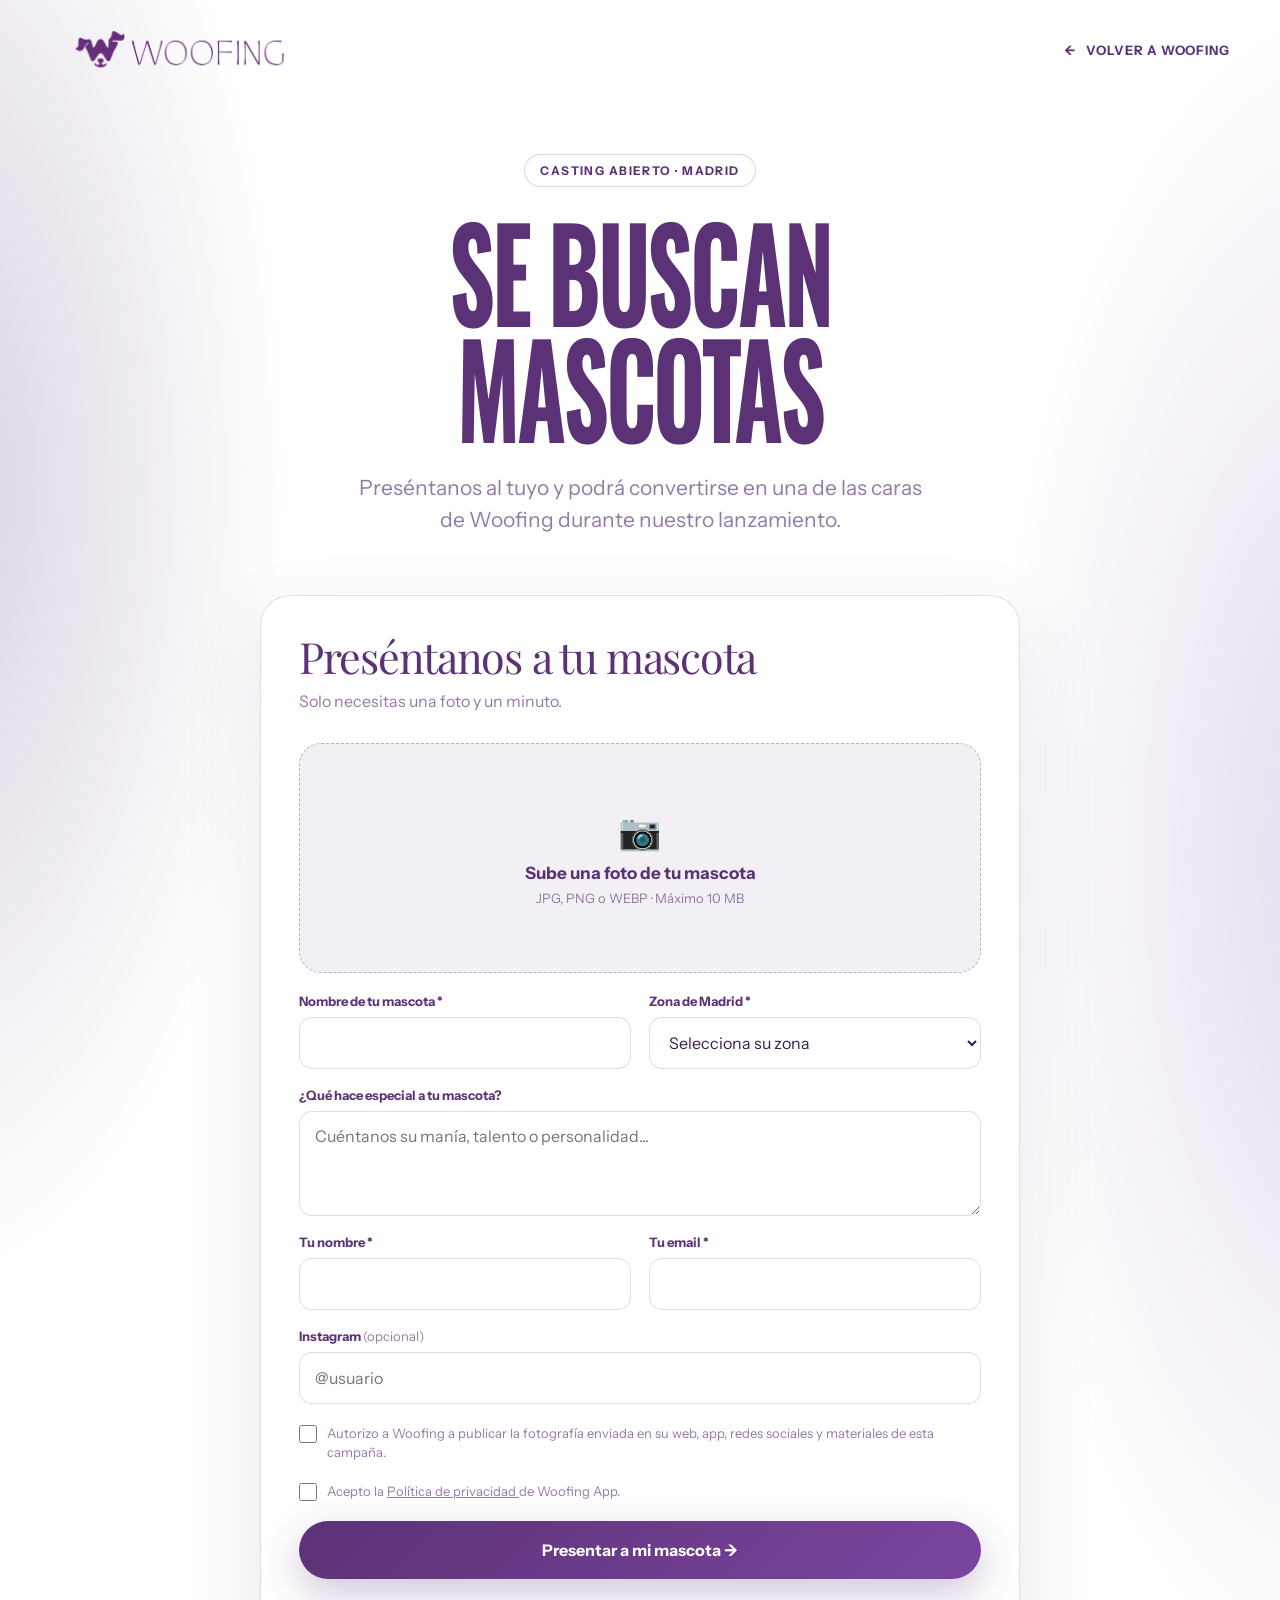
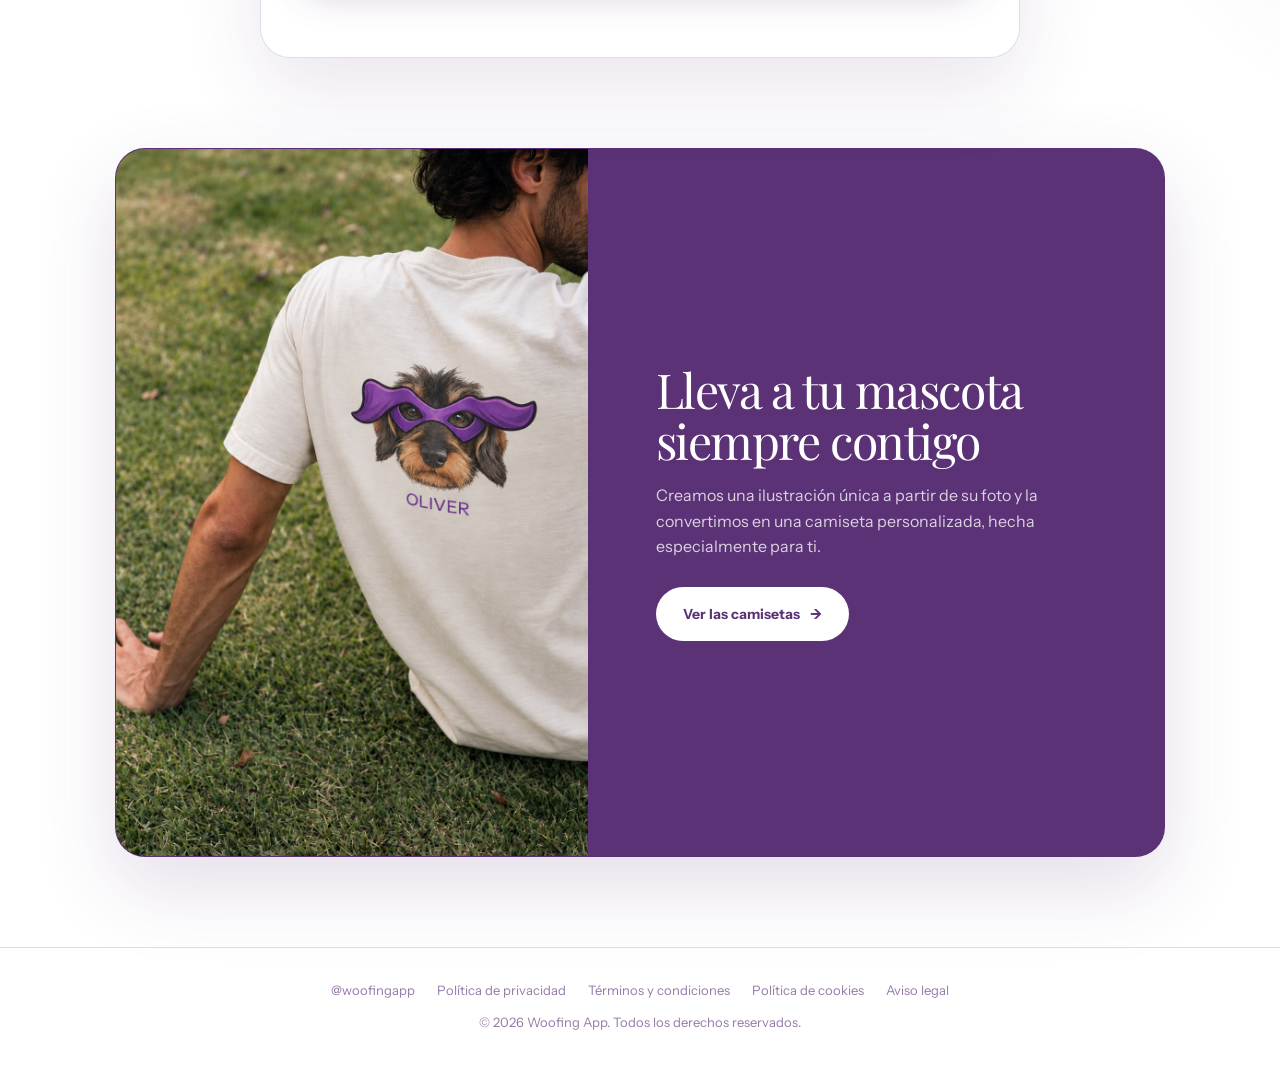
<file: perros-de-madrid.html>
<!DOCTYPE html>
<html lang="es">
<head>
    <meta charset="UTF-8" />
    <meta name="viewport" content="width=device-width, initial-scale=1.0" />
    <meta name="theme-color" content="#5c3277" />

    <title>Mascotas | Woofing</title>

    <meta
        name="description"
        content="Presenta a tu perro y ayúdanos a encontrar las nuevas caras de Woofing en Madrid."
    />

    <link rel="icon" type="image/png" href="IMAGES/favicon_circulo.png" />
    <link rel="preconnect" href="https://fonts.googleapis.com" />
    <link rel="preconnect" href="https://fonts.gstatic.com" crossorigin />

    <link
        href="https://fonts.googleapis.com/css2?family=Instrument+Sans:wght@400;500;600;700&family=Playfair+Display:wght@400;500&display=swap"
        rel="stylesheet"
    />

    <style>
        @font-face {
            font-family: "Oswald";
            src: url("IMAGES/Oswald-VariableFont_wght.ttf") format("truetype");
            font-style: normal;
            font-weight: 200 700;
            font-display: swap;
        }

        *,
        *::before,
        *::after {
            box-sizing: border-box;
            margin: 0;
            padding: 0;
        }

        :root {
            --brand: #5c3277;
            --brand-light: #7b45a0;
            --ink: #391d4b;
            --muted: rgba(92, 50, 119, 0.65);
            --line: rgba(92, 50, 119, 0.17);
            --soft: rgba(92, 50, 119, 0.07);
            --white: #ffffff;
            --font: "Instrument Sans", sans-serif;
            --display: "Playfair Display", Georgia, serif;
        }

        html {
            scroll-behavior: smooth;
        }

        body {
            min-height: 100vh;
            overflow-x: hidden;
            background: #ffffff;
            color: var(--brand);
            font-family: var(--font);
            -webkit-font-smoothing: antialiased;
        }

        a {
            color: inherit;
            text-decoration: none;
        }

        button,
        input,
        select,
        textarea {
            font: inherit;
        }

        .page-shell {
            position: relative;
            min-height: 100vh;
            overflow: hidden;
            background:
                radial-gradient(
                    ellipse 38% 40% at -6% 18%,
                    rgba(92, 50, 119, 0.23),
                    transparent 75%
                ),
                radial-gradient(
                    ellipse 38% 42% at 106% 32%,
                    rgba(123, 69, 160, 0.2),
                    transparent 76%
                ),
                #ffffff;
        }

        .header {
            width: min(100% - 40px, 1180px);
            margin: 0 auto;
            padding: 22px 0;
            display: flex;
            align-items: center;
            justify-content: space-between;
            gap: 20px;
        }

        .logo {
            display: block;
            width: auto;
            height: 56px;
        }

        .back-link {
            font-size: 13px;
            font-weight: 700;
            letter-spacing: 0.07em;
            text-transform: uppercase;
        }

        .back-link::before {
            content: "←";
            margin-right: 8px;
        }

        .hero {
            width: min(100% - 40px, 1050px);
            margin: 0 auto;
            padding: 54px 0 58px;
            text-align: center;
        }

        .eyebrow {
            display: inline-flex;
            padding: 8px 15px;
            margin-bottom: 24px;
            border: 1px solid rgba(92, 50, 119, 0.22);
            border-radius: 999px;
            background: rgba(255, 255, 255, 0.62);
            backdrop-filter: blur(10px);
            font-size: 12px;
            font-weight: 700;
            letter-spacing: 0.12em;
            text-transform: uppercase;
        }

        h1 {
            max-width: 930px;
            margin: 0 auto;
            font-family: "Oswald", "Arial Narrow", sans-serif;
            font-stretch: condensed;
    transform: scaleX(0.70);
    transform-origin: center;
            font-weight: 700;
            font-size: clamp(68px, 10vw, 148px);
            line-height: 0.91;
            letter-spacing: -0.035em;
            text-transform: uppercase;
        }

        .hero__text {
            max-width: 590px;
            margin: 28px auto 0;
            font-size: clamp(17px, 1.7vw, 21px);
            line-height: 1.55;
            color: var(--muted);
        }

        .countdown-wrap {
            margin-top: 34px;
        }

        .countdown-label {
            margin-bottom: 12px;
            font-size: 12px;
            font-weight: 700;
            letter-spacing: 0.12em;
            text-transform: uppercase;
        }

        .countdown {
            display: flex;
            justify-content: center;
            gap: 10px;
        }

        .time-box {
            width: 78px;
            padding: 13px 8px 11px;
            border: 1px solid var(--line);
            border-radius: 16px;
            background: rgba(255, 255, 255, 0.75);
            box-shadow: 0 12px 32px rgba(92, 50, 119, 0.08);
            backdrop-filter: blur(10px);
        }

        .time-box strong {
            display: block;
            font-size: 25px;
            line-height: 1;
        }

        .time-box span {
            display: block;
            margin-top: 7px;
            font-size: 10px;
            font-weight: 700;
            letter-spacing: 0.08em;
            text-transform: uppercase;
            color: var(--muted);
        }

        .form-section {
            padding: 0 20px 90px;
        }

        .form-card {
            width: min(100%, 760px);
            margin: 0 auto;
            padding: 38px;
            border: 1px solid var(--line);
            border-radius: 30px;
            background: rgba(255, 255, 255, 0.9);
            box-shadow: 0 30px 80px rgba(92, 50, 119, 0.12);
            backdrop-filter: blur(18px);
        }

        .form-card__title {
            font-family: var(--display);
            font-size: clamp(30px, 4vw, 43px);
            line-height: 1.05;
            font-weight: 400;
            letter-spacing: -0.03em;
        }

        .form-card__intro {
            margin-top: 10px;
            color: var(--muted);
            line-height: 1.5;
        }

        .form {
            margin-top: 30px;
            display: grid;
            gap: 20px;
        }

        .photo-upload {
            position: relative;
            min-height: 230px;
            display: grid;
            place-items: center;
            overflow: hidden;
            border: 1.5px dashed rgba(92, 50, 119, 0.35);
            border-radius: 22px;
            background: var(--soft);
            cursor: pointer;
            text-align: center;
        }

        .photo-upload:hover {
            border-color: var(--brand);
        }

        .photo-upload input {
            position: absolute;
            width: 1px;
            height: 1px;
            opacity: 0;
        }

        .photo-upload__content {
            padding: 28px;
        }

        .photo-upload__icon {
            display: block;
            margin-bottom: 10px;
            font-size: 35px;
        }

        .photo-upload__title {
            display: block;
            font-size: 17px;
            font-weight: 700;
        }

        .photo-upload__help {
            display: block;
            margin-top: 7px;
            font-size: 13px;
            color: var(--muted);
        }

        .photo-preview {
            position: absolute;
            inset: 0;
            width: 100%;
            height: 100%;
            display: none;
            object-fit: cover;
        }

        .photo-upload.has-photo .photo-preview {
            display: block;
        }

        .photo-upload.has-photo .photo-upload__content {
            position: relative;
            z-index: 1;
            align-self: end;
            width: 100%;
            padding: 42px 18px 16px;
            color: #ffffff;
            background: linear-gradient(
                transparent,
                rgba(34, 14, 46, 0.82)
            );
        }

        .photo-upload.has-photo .photo-upload__help {
            color: rgba(255, 255, 255, 0.8);
        }

        .photo-upload.has-photo .photo-upload__icon {
            display: none;
        }

        .form-grid {
            display: grid;
            grid-template-columns: 1fr 1fr;
            gap: 18px;
        }

        .field {
            display: flex;
            flex-direction: column;
            gap: 8px;
        }

        .field--full {
            grid-column: 1 / -1;
        }

        .field label {
            font-size: 13px;
            font-weight: 700;
        }

        .input {
            width: 100%;
            min-height: 52px;
            padding: 0 15px;
            border: 1px solid var(--line);
            border-radius: 13px;
            outline: none;
            background: #ffffff;
            color: var(--ink);
            transition:
                border-color 0.2s,
                box-shadow 0.2s;
        }

        textarea.input {
            min-height: 105px;
            padding-top: 14px;
            resize: vertical;
        }

        .input:focus {
            border-color: var(--brand);
            box-shadow: 0 0 0 4px var(--soft);
        }

        .check-row {
            display: flex;
            align-items: flex-start;
            gap: 10px;
            color: var(--muted);
            font-size: 13px;
            line-height: 1.45;
        }

        .check-row input {
            width: 18px;
            height: 18px;
            margin-top: 1px;
            accent-color: var(--brand);
            flex: 0 0 auto;
        }

        .check-row a {
            text-decoration: underline;
        }

        .submit {
            width: 100%;
            min-height: 58px;
            border: none;
            border-radius: 999px;
            color: #ffffff;
            background: linear-gradient(
                135deg,
                var(--brand),
                var(--brand-light)
            );
            box-shadow: 0 14px 38px rgba(92, 50, 119, 0.28);
            font-size: 16px;
            font-weight: 700;
            cursor: pointer;
            transition:
                transform 0.18s,
                box-shadow 0.18s,
                opacity 0.18s;
        }

        .submit:hover {
            transform: translateY(-2px);
            box-shadow: 0 20px 48px rgba(92, 50, 119, 0.34);
        }

        .submit:disabled {
            opacity: 0.55;
            cursor: wait;
            transform: none;
        }

        .form-message {
            min-height: 20px;
            text-align: center;
            font-size: 14px;
            font-weight: 600;
        }

        .success {
            display: none;
            padding: 22px 0 8px;
            text-align: center;
        }

        .success.is-visible {
            display: block;
        }

        .success__icon {
            display: block;
            margin-bottom: 14px;
            font-size: 48px;
        }

        .success h2 {
            font-family: var(--display);
            font-size: clamp(31px, 5vw, 45px);
            font-weight: 400;
            line-height: 1.06;
        }

        .success p {
            max-width: 490px;
            margin: 14px auto 24px;
            color: var(--muted);
            line-height: 1.55;
        }

        .app-link {
            display: inline-flex;
            align-items: center;
            justify-content: center;
            min-height: 54px;
            padding: 0 28px;
            border: 1px solid var(--brand);
            border-radius: 999px;
            font-weight: 700;
        }

        .app-link::after {
            content: "→";
            margin-left: 10px;
        }

        .shirts-section {
            padding: 0 20px 90px;
        }

        .shirts-card {
            width: min(100%, 1050px);
            margin: 0 auto;
            display: grid;
            grid-template-columns: minmax(260px, 0.9fr) minmax(0, 1.1fr);
            align-items: center;
            overflow: hidden;
            border: 1px solid var(--line);
            border-radius: 30px;
            background: var(--brand);
            color: var(--white);
            box-shadow: 0 30px 80px rgba(92, 50, 119, 0.16);
        }

        .shirts-card__image {
            width: 100%;
            height: 100%;
            min-height: 390px;
            object-fit: cover;
            object-position: center;
        }

        .shirts-card__content {
            padding: clamp(36px, 6vw, 68px);
        }

        .shirts-card__eyebrow {
            display: block;
            margin-bottom: 16px;
            color: rgba(255, 255, 255, 0.7);
            font-size: 11px;
            font-weight: 700;
            letter-spacing: 0.13em;
            text-transform: uppercase;
        }

        .shirts-card__title {
            max-width: 520px;
            font-family: var(--display);
            font-size: clamp(32px, 4vw, 48px);
            font-weight: 400;
            line-height: 1.05;
            letter-spacing: -0.03em;
        }

        .shirts-card__text {
            max-width: 510px;
            margin-top: 18px;
            color: rgba(255, 255, 255, 0.78);
            font-size: 16px;
            line-height: 1.6;
        }

        .shirts-card__button {
            display: inline-flex;
            align-items: center;
            justify-content: center;
            min-height: 54px;
            margin-top: 27px;
            padding: 0 27px;
            border-radius: 999px;
            background: var(--white);
            color: var(--brand);
            font-size: 14px;
            font-weight: 700;
            transition: transform 0.18s, box-shadow 0.18s;
        }

        .shirts-card__button::after {
            content: "→";
            margin-left: 10px;
        }

        .shirts-card__button:hover {
            transform: translateY(-2px);
            box-shadow: 0 14px 30px rgba(30, 8, 42, 0.24);
        }

        .footer {
            padding: 34px 20px 42px;
            border-top: 1px solid var(--line);
            text-align: center;
            font-size: 13px;
            color: var(--muted);
        }

        .footer__links {
            display: flex;
            flex-wrap: wrap;
            align-items: center;
            justify-content: center;
            gap: 10px 22px;
            margin-bottom: 16px;
        }

        .footer__link {
            color: var(--muted);
            transition: color 0.2s, opacity 0.2s;
        }

        .footer__link:hover {
            color: var(--brand);
            opacity: 0.72;
        }

        .footer__copy {
            margin: 0;
        }

        @media (max-width: 700px) {
            .header {
                width: calc(100% - 32px);
                padding: 16px 0;
            }

            .logo {
                height: 46px;
            }

            .back-link {
                font-size: 11px;
            }

            .hero {
                width: calc(100% - 34px);
                padding: 35px 0 42px;
            }

            h1 {
                font-size: clamp(59px, 19vw, 86px);
                line-height: 0.94;
                letter-spacing: -0.04em;
            }

            .hero__text {
                margin-top: 22px;
                font-size: 17px;
            }

            .countdown-wrap {
                margin-top: 28px;
            }

            .countdown {
                gap: 7px;
            }

            .time-box {
                width: calc((100vw - 58px) / 4);
                max-width: 72px;
                padding: 12px 5px 10px;
                border-radius: 13px;
            }

            .time-box strong {
                font-size: 22px;
            }

            .form-section {
                padding: 0 14px 64px;
            }

            .form-card {
                padding: 27px 19px;
                border-radius: 24px;
            }

            .form {
                margin-top: 25px;
            }

            .photo-upload {
                min-height: 210px;
            }

            .form-grid {
                grid-template-columns: 1fr;
                gap: 17px;
            }

            .field--full {
                grid-column: auto;
            }

            .input {
                min-height: 54px;
                font-size: 16px;
            }

            .submit {
                min-height: 58px;
            }

            .shirts-section {
                padding: 0 14px 64px;
            }

            .shirts-card {
                grid-template-columns: 1fr;
                border-radius: 24px;
            }

            .shirts-card__image {
                min-height: 0;
                aspect-ratio: 4 / 3;
            }

            .shirts-card__content {
                padding: 30px 23px 34px;
            }

            .shirts-card__text {
                font-size: 15px;
            }

            .shirts-card__button {
                width: 100%;
            }
        }
    </style>
</head>

<body>
    <div class="page-shell">
        <header class="header">
            <a href="index.html" aria-label="Volver a Woofing">
                <img
                    class="logo"
                    src="IMAGES/LOGO_HORIZONTAL_PNG.png"
                    alt="Woofing"
                />
            </a>

            <a class="back-link" href="index.html">
                Volver a Woofing
            </a>
        </header>

        <main>
            <section class="hero">
                <span class="eyebrow">Casting abierto · Madrid</span>

                <h1>
                    Se buscan<br />
                    mascotas
                    
                </h1>

                <p class="hero__text">
                    Preséntanos al tuyo y podrá convertirse en una de las
                    caras de Woofing durante nuestro lanzamiento.
                </p>

                
            </section>

            <section class="form-section" aria-labelledby="formTitle">
                <div class="form-card">
                    <div id="formContent">
                        <h2 class="form-card__title" id="formTitle">
                            Preséntanos a tu mascota
                        </h2>

                        <p class="form-card__intro">
                            Solo necesitas una foto y un minuto.
                        </p>

                        <form
                            class="form"
                            id="dogForm"
                            enctype="multipart/form-data"
                        >
                            <label
                                class="photo-upload"
                                id="photoUpload"
                                for="petPhoto"
                            >
                                <input
                                    id="petPhoto"
                                    name="photo"
                                    type="file"
                                    accept="image/jpeg,image/png,image/webp"
                                    required
                                />

                                <img
                                    class="photo-preview"
                                    id="photoPreview"
                                    alt="Previsualización de la foto seleccionada"
                                />

                                <span class="photo-upload__content">
                                    <span class="photo-upload__icon">📷</span>

                                    <span
                                        class="photo-upload__title"
                                        id="photoTitle"
                                    >
                                        Sube una foto de tu mascota
                                    </span>

                                    <span class="photo-upload__help">
                                        JPG, PNG o WEBP · Máximo 10 MB
                                    </span>
                                </span>
                            </label>

                            <div class="form-grid">
                                <div class="field">
                                    <label for="petName">
                                        Nombre de tu mascota *
                                    </label>

                                    <input
                                        class="input"
                                        id="petName"
                                        name="petName"
                                        type="text"
                                        autocomplete="off"
                                        maxlength="50"
                                        required
                                    />
                                </div>

                                <div class="field">
                                    <label for="neighborhood">
                                        Zona de Madrid *
                                    </label>

                                    <select
                                        class="input"
                                        id="neighborhood"
                                        name="neighborhood"
                                        required
                                    >
                                        <option value="" selected disabled>
                                            Selecciona su zona
                                        </option>
                                        <option>Arganzuela</option>
                                        <option>Barajas</option>
                                        <option>Carabanchel</option>
                                        <option>Centro</option>
                                        <option>Chamartín</option>
                                        <option>Chamberí</option>
                                        <option>Ciudad Lineal</option>
                                        <option>Fuencarral-El Pardo</option>
                                        <option>Hortaleza</option>
                                        <option>Latina</option>
                                        <option>Moncloa-Aravaca</option>
                                        <option>Moratalaz</option>
                                        <option>Puente de Vallecas</option>
                                        <option>Retiro</option>
                                        <option>Salamanca</option>
                                        <option>San Blas-Canillejas</option>
                                        <option>Tetuán</option>
                                        <option>Usera</option>
                                        <option>Vicálvaro</option>
                                        <option>Villa de Vallecas</option>
                                        <option>Villaverde</option>
                                        <option>Otro</option>
                                    </select>
                                </div>

                                <div class="field field--full">
                                    <label for="petStory">
                                        ¿Qué hace especial a tu mascota?
                                    </label>

                                    <textarea
                                        class="input"
                                        id="petStory"
                                        name="petStory"
                                        maxlength="280"
                                        placeholder="Cuéntanos su manía, talento o personalidad..."
                                    ></textarea>
                                </div>

                                <div class="field">
                                    <label for="ownerName">Tu nombre *</label>

                                    <input
                                        class="input"
                                        id="ownerName"
                                        name="ownerName"
                                        type="text"
                                        autocomplete="name"
                                        maxlength="80"
                                        required
                                    />
                                </div>

                                <div class="field">
                                    <label for="email">Tu email *</label>

                                    <input
                                        class="input"
                                        id="email"
                                        name="email"
                                        type="email"
                                        autocomplete="email"
                                        maxlength="150"
                                        required
                                    />
                                </div>

                                <div class="field field--full">
                                    <label for="instagram">
                                        Instagram
                                        <span
                                            style="font-weight: 400; color: var(--muted)"
                                        >
                                            (opcional)
                                        </span>
                                    </label>

                                    <input
                                        class="input"
                                        id="instagram"
                                        name="instagram"
                                        type="text"
                                        inputmode="text"
                                        maxlength="60"
                                        placeholder="@usuario"
                                    />
                                </div>
                            </div>

                            <input
                                id="campaignSource"
                                name="campaignSource"
                                type="hidden"
                                value="web"
                            />

                            <!-- Campo invisible de protección contra bots -->
                            <input
                                name="company"
                                type="text"
                                tabindex="-1"
                                autocomplete="off"
                                aria-hidden="true"
                                style="
                                    position: absolute;
                                    left: -9999px;
                                    opacity: 0;
                                    pointer-events: none;
                                "
                            />

                            <label class="check-row">
                                <input
                                    name="imageConsent"
                                    type="checkbox"
                                    required
                                />

                                <span>
                                    Autorizo a Woofing a publicar la fotografía
                                    enviada en su web, app, redes sociales y
                                    materiales de esta campaña.
                                </span>
                            </label>

                            <label class="check-row">
                                <input
                                    name="privacy"
                                    type="checkbox"
                                    required
                                />

                                <span>
                                    Acepto la
                                    <a
                                        href="politica-privacidad.html"
                                        target="_blank"
                                    >
                                        Política de privacidad
                                    </a>
                                    de Woofing App.
                                </span>
                            </label>

                            <button
                                class="submit"
                                id="submitButton"
                                type="submit"
                            >
                                Presentar a mi mascota →
                            </button>

                            <p
                                class="form-message"
                                id="formMessage"
                                role="status"
                            ></p>
                        </form>
                    </div>

                    <div
                        class="success"
                        id="successPanel"
                        aria-live="polite"
                    >
                        <span class="success__icon">💜</span>

                        <h2>¡Ya forma parte de las mascotas Woofing!</h2>

                        <p>
                            Hemos recibido su presentación. Te escribiremos si
                            seleccionamos su foto para convertirse en una de las
                            caras de Woofing.
                        </p>

                        <a class="app-link" href="index.html">
                            Descubrir Woofing
                        </a>
                    </div>
                </div>
            </section>

            <section
                class="shirts-section"
                aria-labelledby="shirtsTitle"
            >
                <div class="shirts-card">
                    <img
                        class="shirts-card__image"
                        src="IMAGES/Camiseta_3.png"
                        alt="Camiseta personalizada de Woofing vista por detrás"
                        loading="lazy"
                        decoding="async"
                    />

                    <div class="shirts-card__content">
                       

                        <h2
                            class="shirts-card__title"
                            id="shirtsTitle"
                        >
                            Lleva a tu mascota siempre contigo
                        </h2>

                        <p class="shirts-card__text">
                            Creamos una ilustración única a partir de su foto
                            y la convertimos en una camiseta personalizada,
                            hecha especialmente para ti.
                        </p>

                        <a
                            class="shirts-card__button"
                            href="https://www.woofingapp.com/interes-camiseta.html"
                        >
                            Ver las camisetas
                        </a>
                    </div>
                </div>
            </section>
        </main>

        <footer class="footer">
            <div class="footer__links">
                <a class="footer__link" href="https://www.instagram.com/woofingapp/" target="_blank" rel="noopener noreferrer">@woofingapp</a>
                <a class="footer__link" href="politica-privacidad.html">Política de privacidad</a>
                <a class="footer__link" href="terminos-y-condiciones.html">Términos y condiciones</a>
                <a class="footer__link" href="cookies.html">Política de cookies</a>
                <a class="footer__link" href="aviso_legal.html">Aviso legal</a>
            </div>

            <p class="footer__copy">© 2026 Woofing App. Todos los derechos reservados.</p>
        </footer>
    </div>

    <script>
        const launchDate = new Date(
            "2026-09-30T00:00:00+02:00"
        ).getTime();

        const pad = (value) => String(value).padStart(2, "0");

        function updateCountdown() {
            const distance = launchDate - Date.now();

            if (distance <= 0) {
                document.getElementById("countdownLabel").textContent =
                    "Woofing ya está aquí";

                ["days", "hours", "minutes", "seconds"].forEach((id) => {
                    document.getElementById(id).textContent = "00";
                });

                return;
            }

            document.getElementById("days").textContent = pad(
                Math.floor(distance / 86400000)
            );

            document.getElementById("hours").textContent = pad(
                Math.floor((distance % 86400000) / 3600000)
            );

            document.getElementById("minutes").textContent = pad(
                Math.floor((distance % 3600000) / 60000)
            );

            document.getElementById("seconds").textContent = pad(
                Math.floor((distance % 60000) / 1000)
            );
        }

        updateCountdown();
        setInterval(updateCountdown, 1000);

        /*
         * Si el QR incluye, por ejemplo:
         * perros-de-madrid.html?barrio=Retiro
         *
         * se selecciona automáticamente la zona y se guarda
         * la procedencia del cartel.
         */
        const params = new URLSearchParams(window.location.search);
        const campaignZone = params.get("barrio");

        if (campaignZone) {
            const zoneSelect =
                document.getElementById("neighborhood");

            const matchingOption = Array.from(
                zoneSelect.options
            ).find(
                (option) =>
                    option.textContent.toLocaleLowerCase("es") ===
                    campaignZone.toLocaleLowerCase("es")
            );

            if (matchingOption) {
                zoneSelect.value = matchingOption.value;
            }

            document.getElementById("campaignSource").value =
                campaignZone;
        }

        const photoInput = document.getElementById("petPhoto");
        const photoPreview = document.getElementById("photoPreview");
        const photoUpload = document.getElementById("photoUpload");
        const photoTitle = document.getElementById("photoTitle");

        /*
         * Muestra una previsualización de la foto elegida.
         */
        photoInput.addEventListener("change", () => {
            const file = photoInput.files[0];

            if (!file) {
                return;
            }

            if (file.size > 10 * 1024 * 1024) {
                photoInput.value = "";

                alert("La foto no puede superar los 10 MB.");

                return;
            }

            photoPreview.src = URL.createObjectURL(file);
            photoUpload.classList.add("has-photo");
            photoTitle.textContent = "Cambiar fotografía";
        });

        /*
         * Comprime la fotografía antes de enviarla.
         * Esto permite que las fotos hechas con el móvil
         * no superen el límite del correo.
         */
        function compressPhoto(file) {
            return new Promise((resolve, reject) => {
                const image = new Image();
                const objectUrl = URL.createObjectURL(file);

                image.onload = () => {
                    const maxSide = 1600;

                    const scale = Math.min(
                        1,
                        maxSide / Math.max(image.width, image.height)
                    );

                    const canvas = document.createElement("canvas");

                    canvas.width = Math.round(image.width * scale);
                    canvas.height = Math.round(image.height * scale);

                    const context = canvas.getContext("2d");

                    if (!context) {
                        URL.revokeObjectURL(objectUrl);
                        reject(
                            new Error(
                                "No se pudo procesar la fotografía."
                            )
                        );
                        return;
                    }

                    context.drawImage(
                        image,
                        0,
                        0,
                        canvas.width,
                        canvas.height
                    );

                    URL.revokeObjectURL(objectUrl);

                    const dataUrl = canvas.toDataURL(
                        "image/jpeg",
                        0.82
                    );

                    resolve({
                        content: dataUrl.split(",")[1],
                        mimeType: "image/jpeg",
                        fileName:
                            file.name.replace(/\.[^.]+$/, "") +
                            "-woofing.jpg"
                    });
                };

                image.onerror = () => {
                    URL.revokeObjectURL(objectUrl);

                    reject(
                        new Error(
                            "No se pudo procesar la fotografía."
                        )
                    );
                };

                image.src = objectUrl;
            });
        }

        const form = document.getElementById("dogForm");
        const submitButton =
            document.getElementById("submitButton");
        const formMessage =
            document.getElementById("formMessage");

        /*
         * Envía todos los datos a la función privada de Vercel.
         */
        form.addEventListener("submit", async (event) => {
            event.preventDefault();

            if (!form.checkValidity()) {
                form.reportValidity();
                return;
            }

            submitButton.disabled = true;
            submitButton.textContent = "Enviando...";
            formMessage.textContent = "";

            try {
                const selectedPhoto = photoInput.files[0];

                if (!selectedPhoto) {
                    throw new Error(
                        "Selecciona una fotografía de tu perro."
                    );
                }

                const photo = await compressPhoto(selectedPhoto);
                const formData = new FormData(form);

                const payload = {
                    petName: formData.get("petName"),
                    neighborhood: formData.get("neighborhood"),
                    petStory: formData.get("petStory"),
                    ownerName: formData.get("ownerName"),
                    email: formData.get("email"),
                    instagram: formData.get("instagram"),
                    campaignSource:
                        formData.get("campaignSource"),
                    imageConsent:
                        formData.get("imageConsent") === "on",
                    privacy:
                        formData.get("privacy") === "on",
                    company: formData.get("company"),
                    photo
                };

                const response = await fetch(
                    "/api/perros-madrid",
                    {
                        method: "POST",
                        headers: {
                            "Content-Type": "application/json"
                        },
                        body: JSON.stringify(payload)
                    }
                );

                const result = await response
                    .json()
                    .catch(() => ({}));

                if (!response.ok) {
                    throw new Error(
                        result.error ||
                            "No se pudo enviar la presentación."
                    );
                }

                document.getElementById(
                    "formContent"
                ).style.display = "none";

                document
                    .getElementById("successPanel")
                    .classList.add("is-visible");

                document
                    .querySelector(".form-card")
                    .scrollIntoView({
                        behavior: "smooth",
                        block: "center"
                    });
            } catch (error) {
                formMessage.textContent =
                    error.message ||
                    "Ha ocurrido un error. Inténtalo de nuevo.";

                submitButton.disabled = false;
                submitButton.textContent =
                    "Presentar a mi perro →";
            }
        });
    </script>
</body>
</html>
</file>
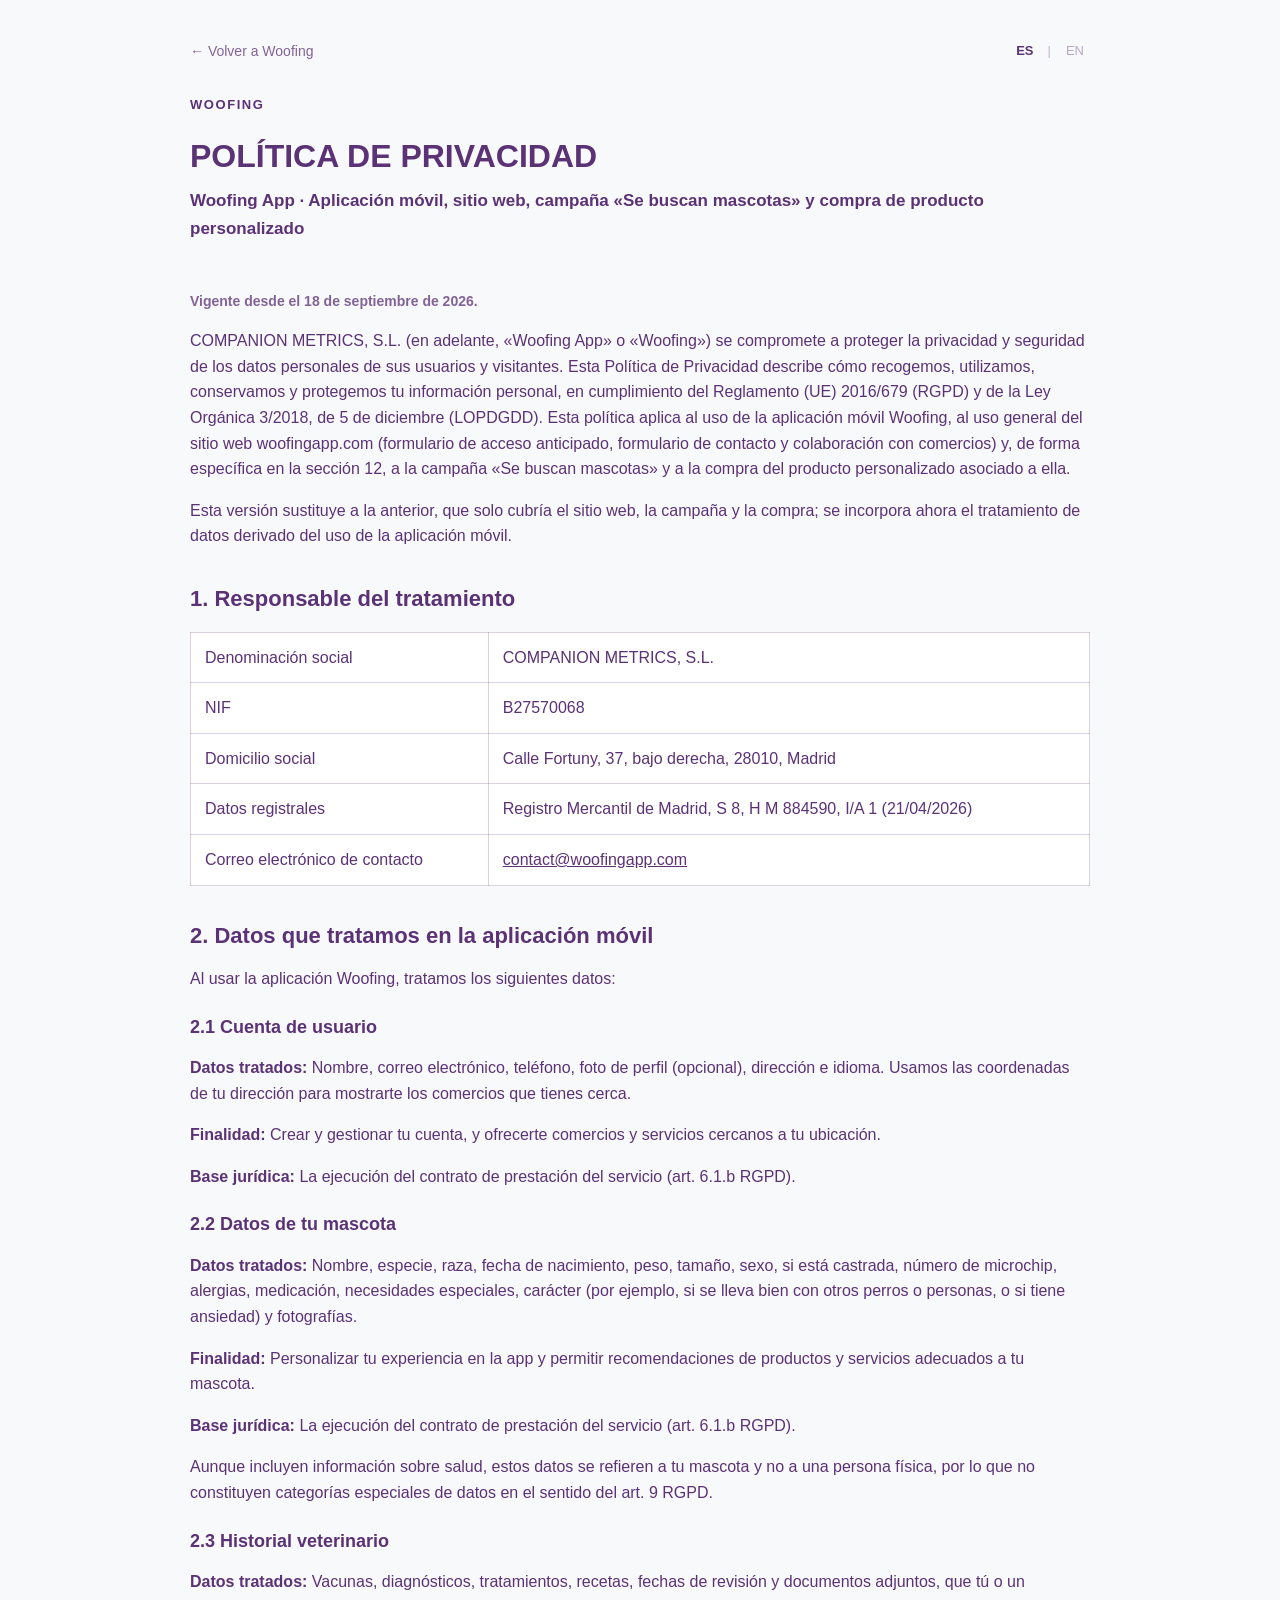
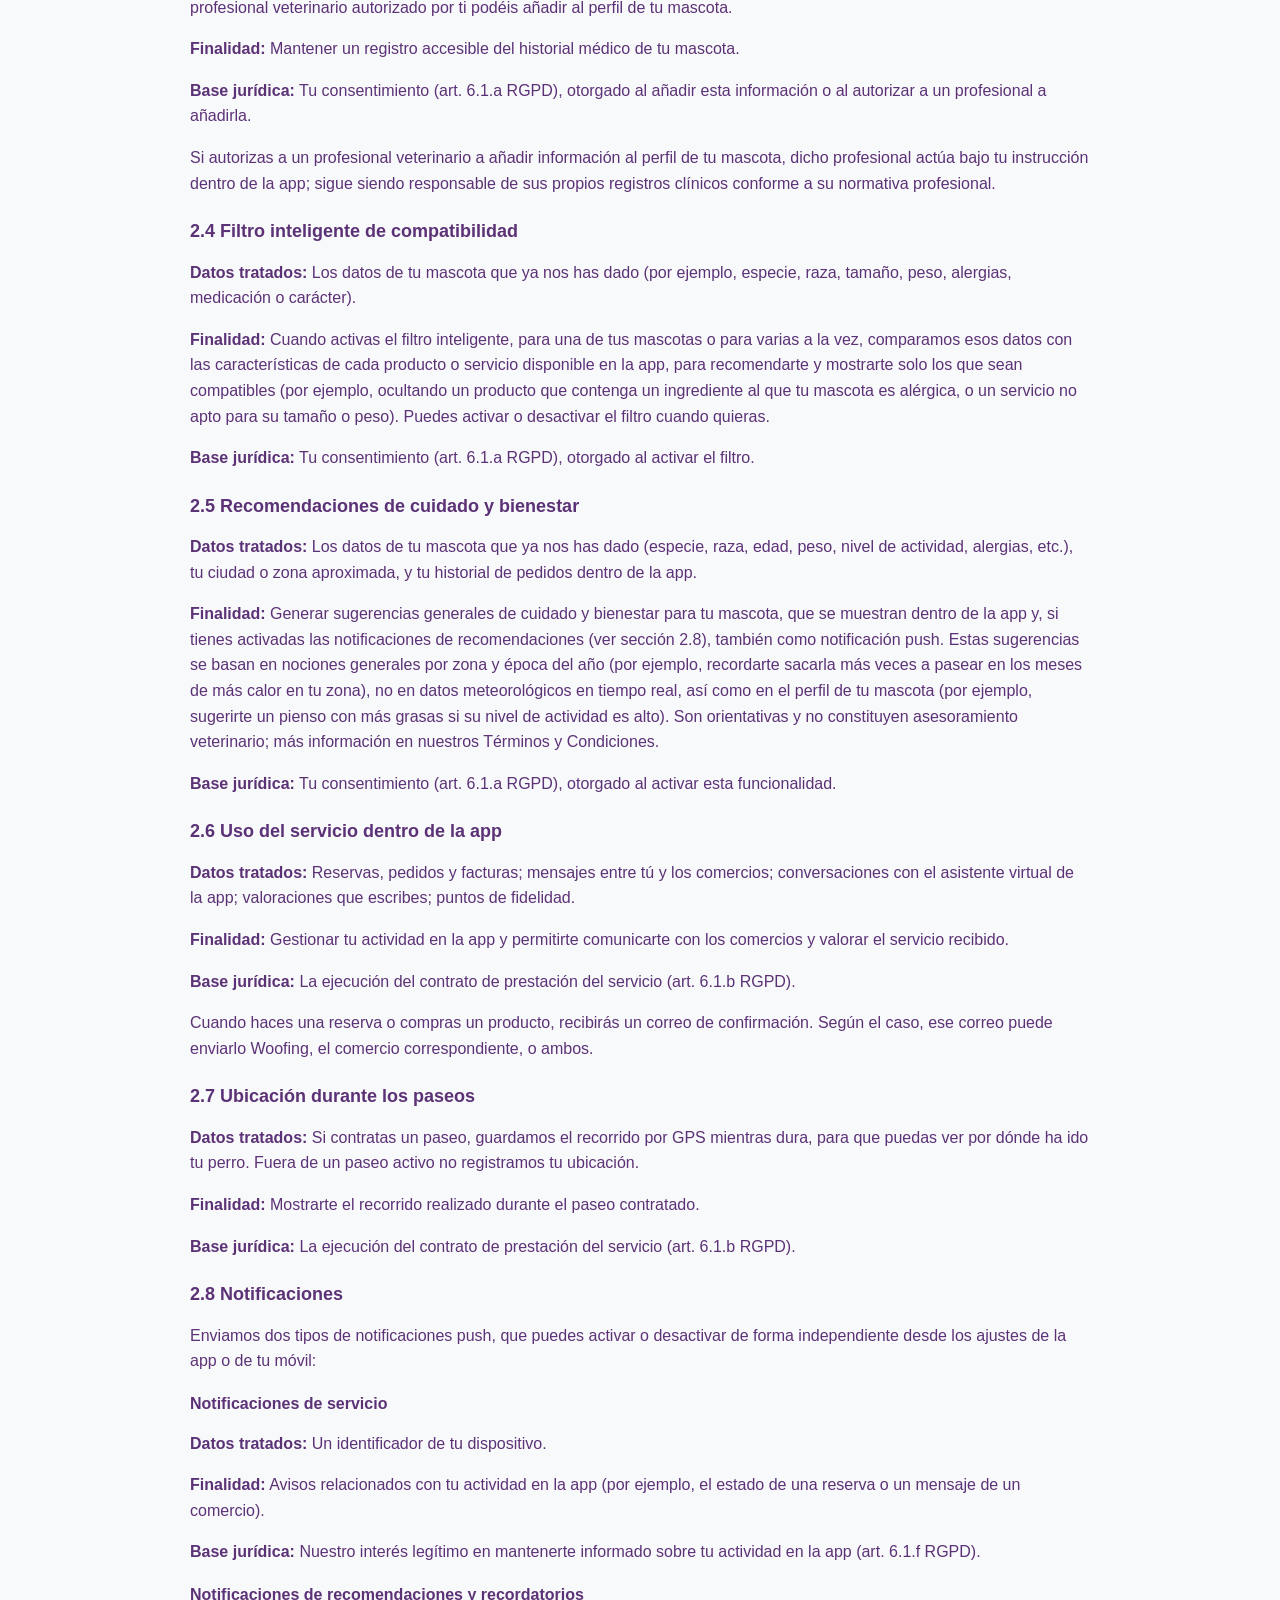
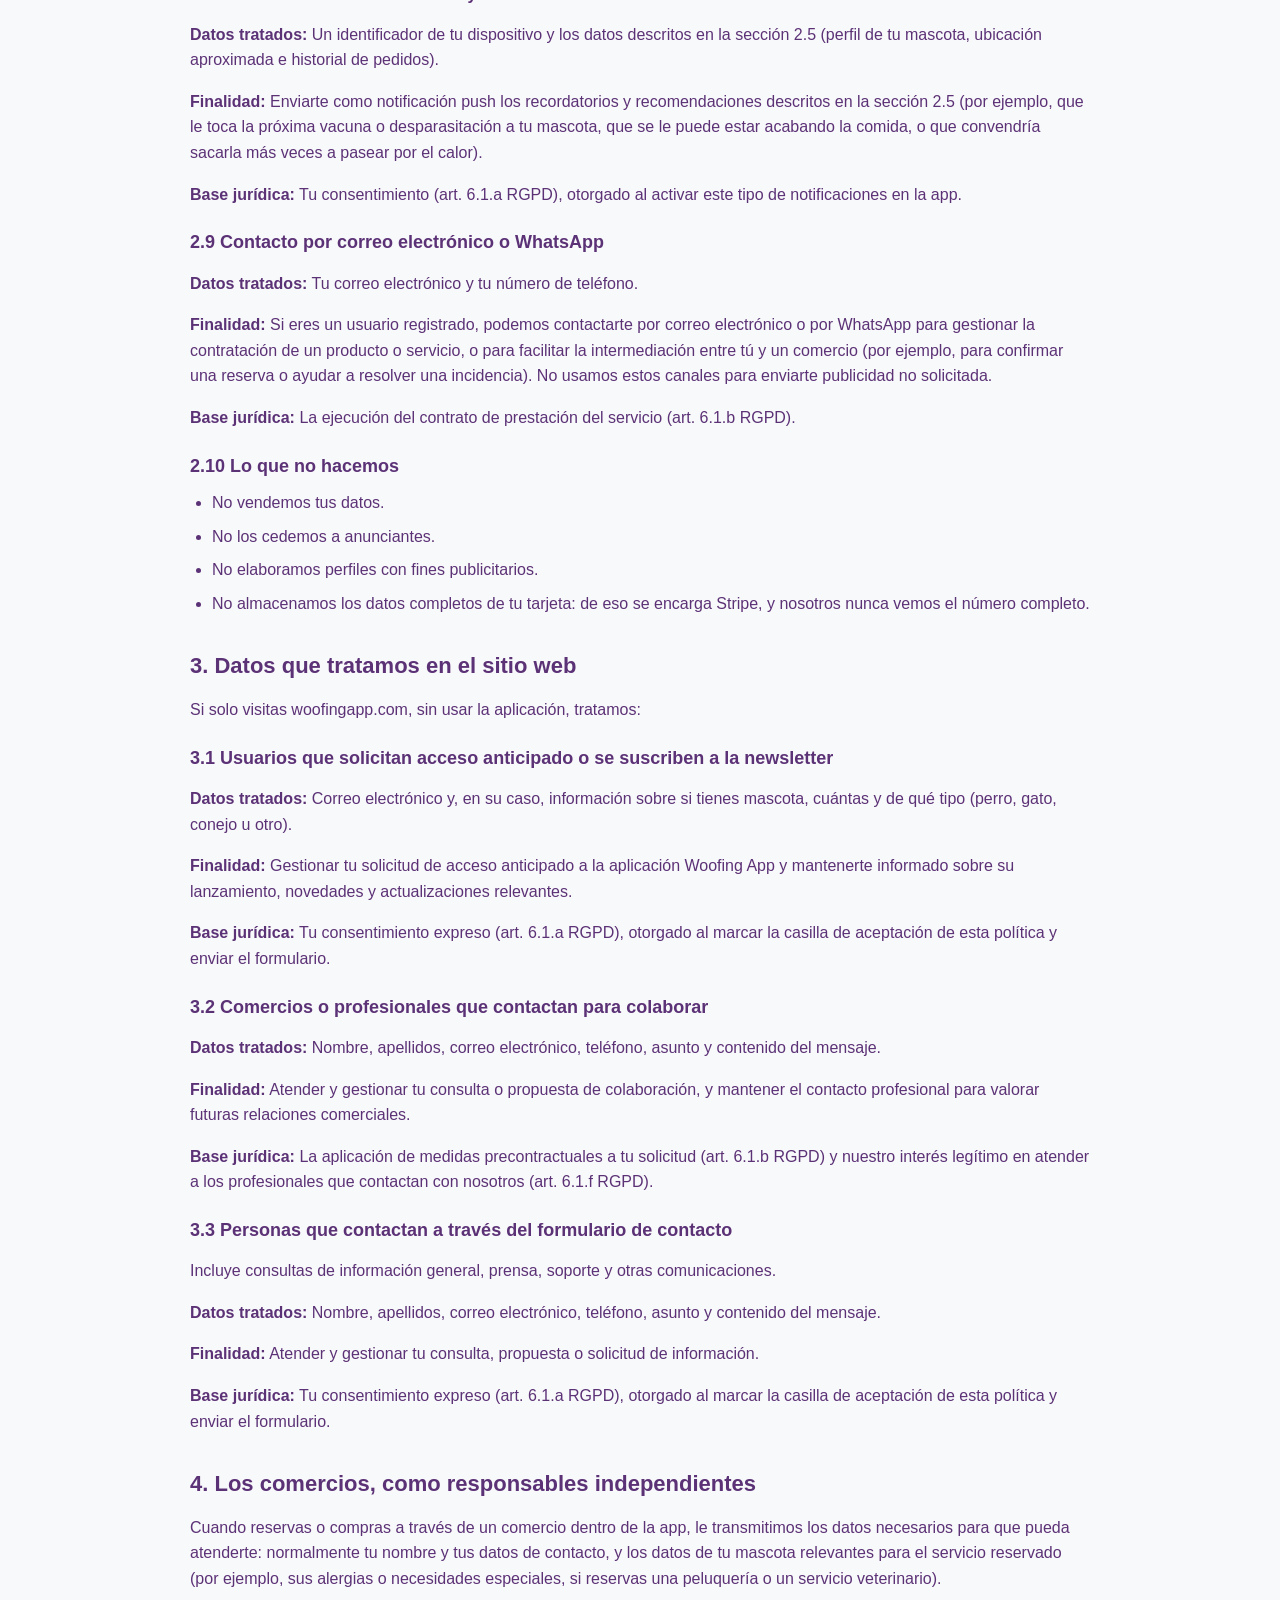
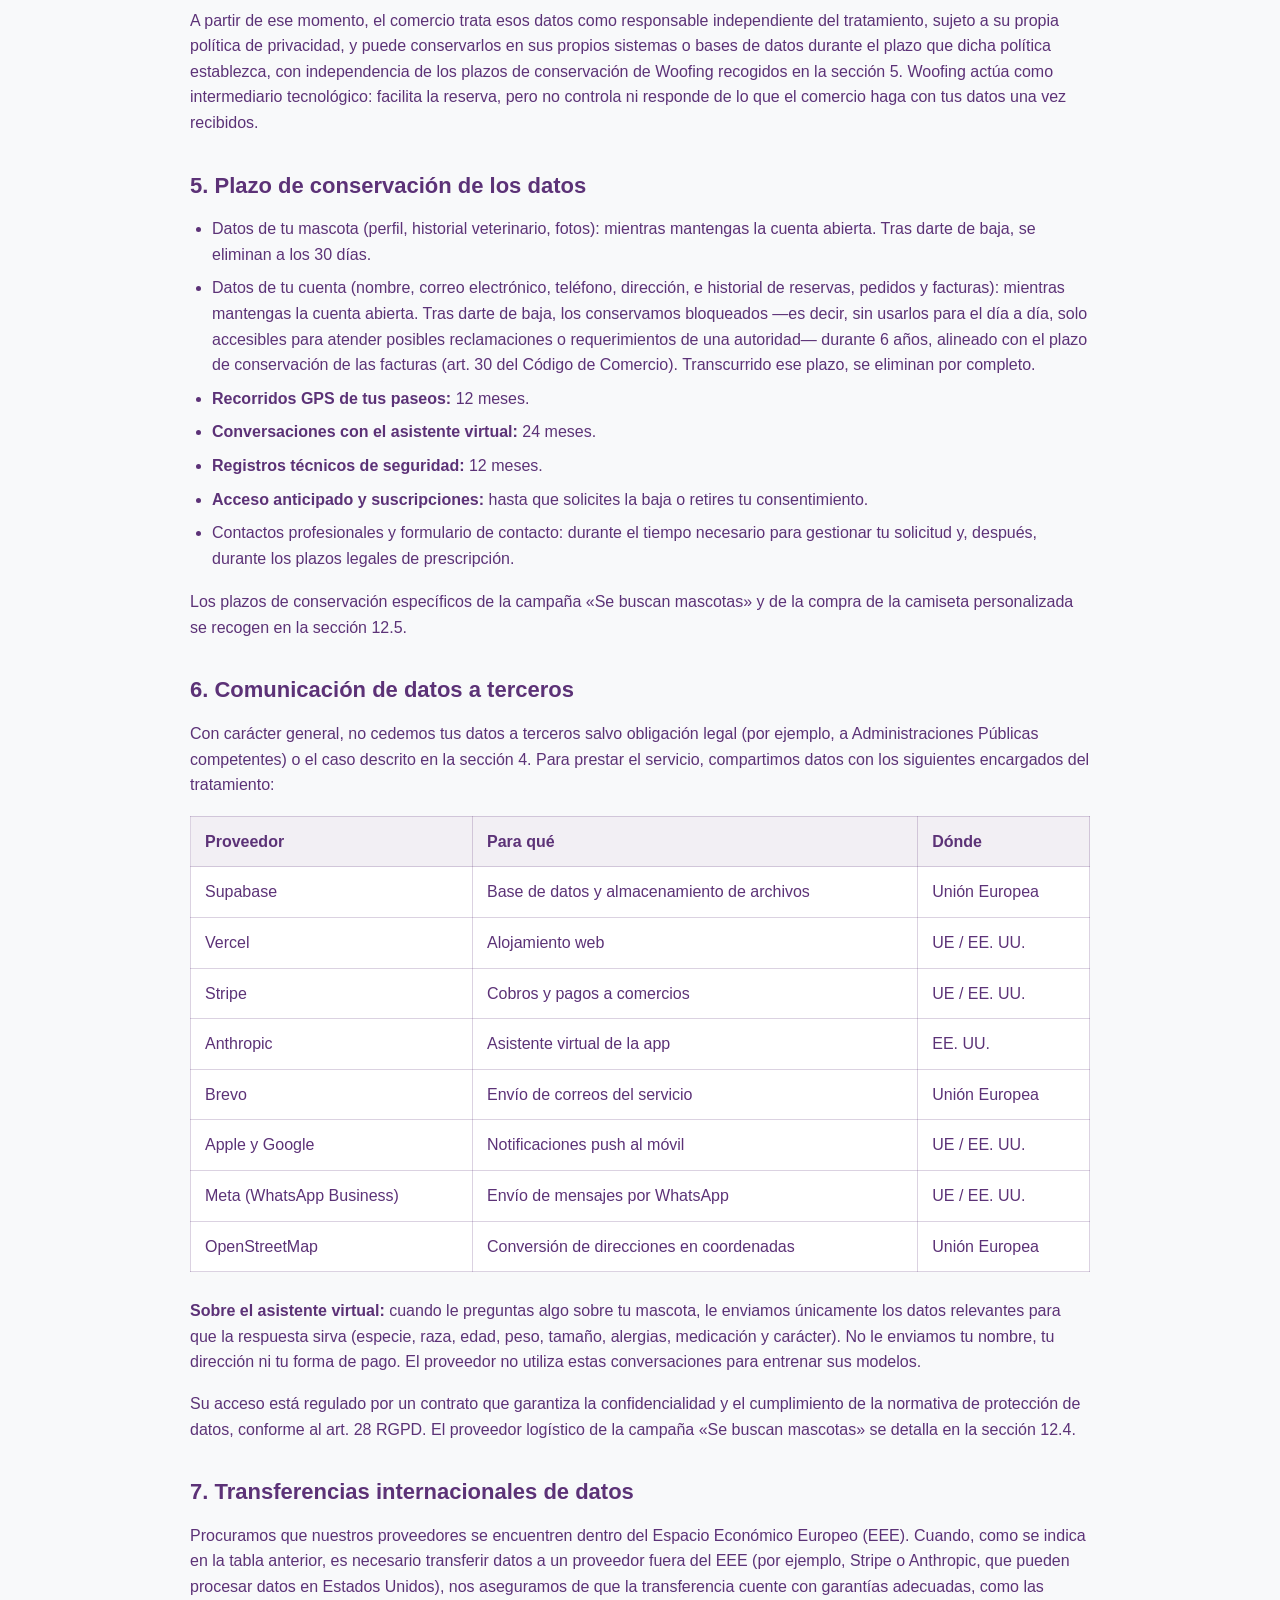
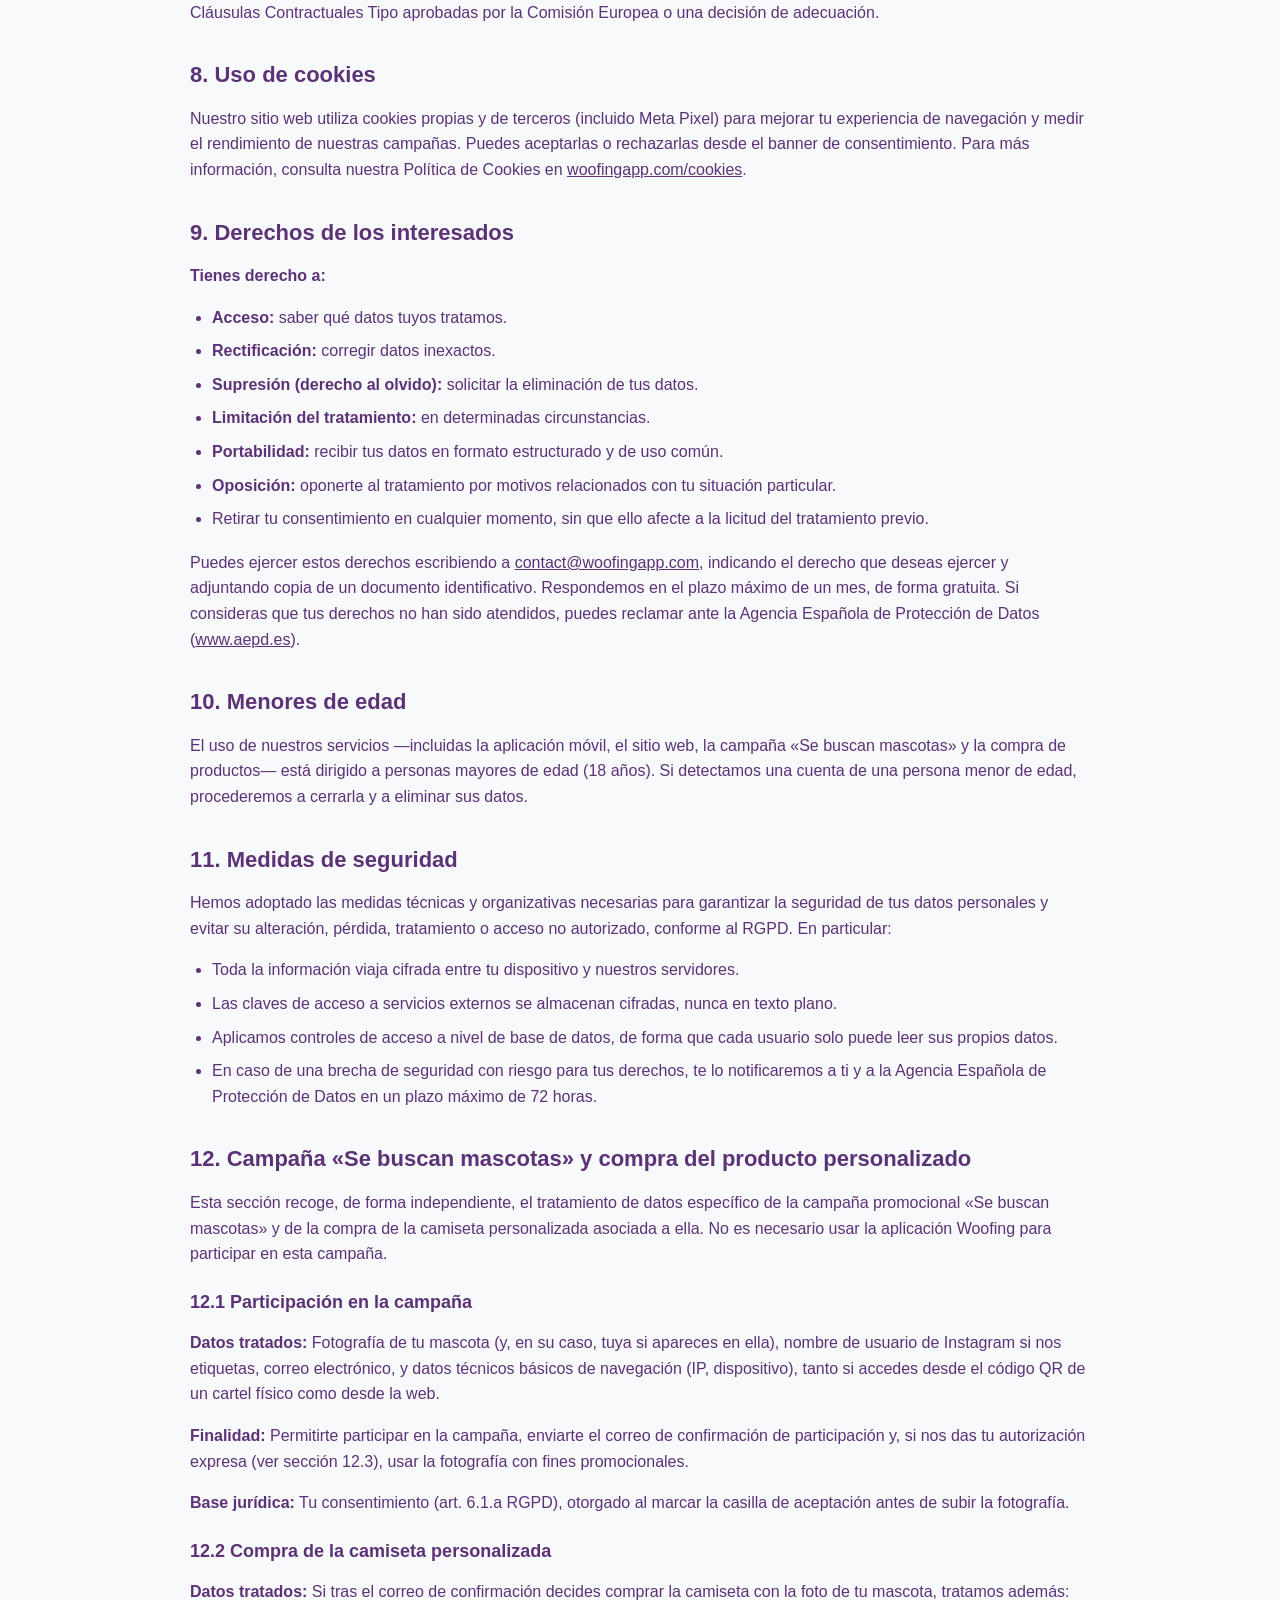
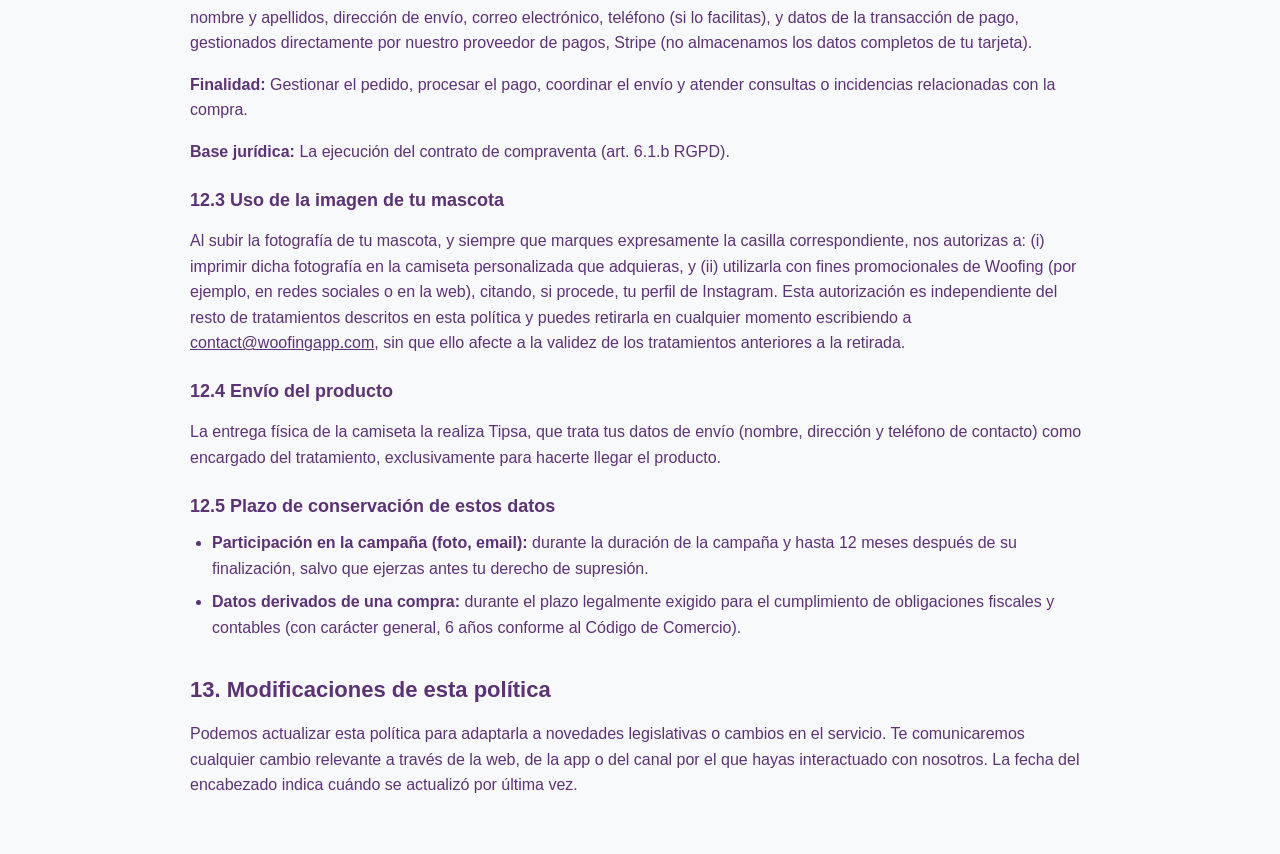
<file: politica-privacidad.html>
<!DOCTYPE html>
<html lang="es">
<head>
  <meta charset="UTF-8" />
  <meta name="viewport" content="width=device-width, initial-scale=1.0" />
  <link rel="icon" type="image/png" href="IMAGES/favicon_circulo.png" />
  <title>Política de privacidad – Woofing App</title>

  <style>
    body {
      font-family: Arial, sans-serif;
      max-width: 900px;
      margin: 0 auto;
      padding: 40px 24px;
      line-height: 1.6;
      color: #5c3277;
      background: #F8F9FA;
    }

    h1 {
      font-size: 32px;
      line-height: 1.2;
      margin-bottom: 32px;
      text-transform: uppercase;
    }

    h2 {
      font-size: 22px;
      line-height: 1.3;
      margin-top: 36px;
      margin-bottom: 16px;
    }

    h3 {
      font-size: 18px;
      line-height: 1.3;
      margin-top: 24px;
      margin-bottom: 12px;
    }

    p {
      margin-bottom: 16px;
    }

    ul {
      margin: 0 0 18px 22px;
      padding: 0;
    }

    li {
      margin-bottom: 8px;
    }

    strong {
      font-weight: 700;
    }

    a {
      color: #5c3277;
      text-decoration: underline;
    }

    .top-bar {
      display: flex;
      justify-content: space-between;
      align-items: center;
      gap: 20px;
      margin-bottom: 32px;
    }

    .back-link {
      display: inline-block;
      font-size: 14px;
      text-decoration: none;
      opacity: 0.75;
    }

    .back-link:hover {
      opacity: 1;
    }

    .lang-switch {
      display: flex;
      align-items: center;
      gap: 8px;
      font-size: 13px;
      letter-spacing: 0.08em;
      text-transform: uppercase;
    }

    .lang-switch button {
      background: none;
      border: none;
      color: #5c3277;
      cursor: pointer;
      font: inherit;
      opacity: 0.4;
    }

    .lang-switch button.active {
      opacity: 1;
      font-weight: 700;
    }

    .lang-switch span {
      opacity: 0.35;
    }

    .lang-content {
      display: none;
    }

    .lang-content.active {
      display: block;
    }

    .updated {
      margin-top: 48px;
      font-size: 14px;
      opacity: 0.75;
    }


    h4 {
      font-size: 16px;
      line-height: 1.3;
      margin-top: 20px;
      margin-bottom: 10px;
    }

    .eyebrow {
      margin-bottom: 8px;
      font-size: 13px;
      font-weight: 700;
      letter-spacing: 0.12em;
      text-transform: uppercase;
    }

    .subtitle {
      margin-top: -20px;
      margin-bottom: 16px;
      font-size: 17px;
      font-weight: 600;
    }

    .table-wrap {
      width: 100%;
      margin: 18px 0 26px;
      overflow-x: auto;
    }

    table {
      width: 100%;
      border-collapse: collapse;
      background: #ffffff;
    }

    th,
    td {
      padding: 12px 14px;
      border: 1px solid rgba(92, 50, 119, 0.22);
      text-align: left;
      vertical-align: top;
    }

    th {
      background: rgba(92, 50, 119, 0.08);
      font-weight: 700;
    }

    @media (max-width: 600px) {
      .top-bar {
        align-items: flex-start;
        flex-direction: column;
      }

      h1 {
        font-size: 26px;
      }
    }
  </style>
</head>

<body>

  <div class="top-bar">
    <a href="index.html" class="back-link" id="backLink">← Volver a Woofing</a>

    <div class="lang-switch" aria-label="Selector de idioma">
      <button id="btnEs" class="active" type="button">ES</button>
      <span>|</span>
      <button id="btnEn" type="button">EN</button>
    </div>
  </div>

  <!-- ESPAÑOL -->
  <main id="contentEs" class="lang-content active">

    <p class="eyebrow">WOOFING</p>

    <h1>Política de Privacidad</h1>

    <p class="subtitle">Woofing App · Aplicación móvil, sitio web, campaña «Se buscan mascotas» y compra de producto personalizado</p>

    <p class="updated"><strong>Vigente desde el 18 de septiembre de 2026.</strong></p>

    <p>COMPANION METRICS, S.L. (en adelante, «Woofing App» o «Woofing») se compromete a proteger la privacidad y seguridad de los datos personales de sus usuarios y visitantes. Esta Política de Privacidad describe cómo recogemos, utilizamos, conservamos y protegemos tu información personal, en cumplimiento del Reglamento (UE) 2016/679 (RGPD) y de la Ley Orgánica 3/2018, de 5 de diciembre (LOPDGDD). Esta política aplica al uso de la aplicación móvil Woofing, al uso general del sitio web woofingapp.com (formulario de acceso anticipado, formulario de contacto y colaboración con comercios) y, de forma específica en la sección 12, a la campaña «Se buscan mascotas» y a la compra del producto personalizado asociado a ella.</p>

    <p>Esta versión sustituye a la anterior, que solo cubría el sitio web, la campaña y la compra; se incorpora ahora el tratamiento de datos derivado del uso de la aplicación móvil.</p>

    <h2>1. Responsable del tratamiento</h2>

    <div class="table-wrap">

      <table>

        <tr>

          <td>Denominación social</td>

          <td>COMPANION METRICS, S.L.</td>

        </tr>

        <tr>

          <td>NIF</td>

          <td>B27570068</td>

        </tr>

        <tr>

          <td>Domicilio social</td>

          <td>Calle Fortuny, 37, bajo derecha, 28010, Madrid</td>

        </tr>

        <tr>

          <td>Datos registrales</td>

          <td>Registro Mercantil de Madrid, S 8, H M 884590, I/A 1 (21/04/2026)</td>

        </tr>

        <tr>

          <td>Correo electrónico de contacto</td>

          <td><a href="mailto:contact@woofingapp.com">contact@woofingapp.com</a></td>

        </tr>

      </table>

    </div>

    <h2>2. Datos que tratamos en la aplicación móvil</h2>

    <p>Al usar la aplicación Woofing, tratamos los siguientes datos:</p>

    <h3>2.1 Cuenta de usuario</h3>

    <p><strong>Datos tratados:</strong> Nombre, correo electrónico, teléfono, foto de perfil (opcional), dirección e idioma. Usamos las coordenadas de tu dirección para mostrarte los comercios que tienes cerca.</p>

    <p><strong>Finalidad:</strong> Crear y gestionar tu cuenta, y ofrecerte comercios y servicios cercanos a tu ubicación.</p>

    <p><strong>Base jurídica:</strong> La ejecución del contrato de prestación del servicio (art. 6.1.b RGPD).</p>

    <h3>2.2 Datos de tu mascota</h3>

    <p><strong>Datos tratados:</strong> Nombre, especie, raza, fecha de nacimiento, peso, tamaño, sexo, si está castrada, número de microchip, alergias, medicación, necesidades especiales, carácter (por ejemplo, si se lleva bien con otros perros o personas, o si tiene ansiedad) y fotografías.</p>

    <p><strong>Finalidad:</strong> Personalizar tu experiencia en la app y permitir recomendaciones de productos y servicios adecuados a tu mascota.</p>

    <p><strong>Base jurídica:</strong> La ejecución del contrato de prestación del servicio (art. 6.1.b RGPD).</p>

    <p>Aunque incluyen información sobre salud, estos datos se refieren a tu mascota y no a una persona física, por lo que no constituyen categorías especiales de datos en el sentido del art. 9 RGPD.</p>

    <h3>2.3 Historial veterinario</h3>

    <p><strong>Datos tratados:</strong> Vacunas, diagnósticos, tratamientos, recetas, fechas de revisión y documentos adjuntos, que tú o un profesional veterinario autorizado por ti podéis añadir al perfil de tu mascota.</p>

    <p><strong>Finalidad:</strong> Mantener un registro accesible del historial médico de tu mascota.</p>

    <p><strong>Base jurídica:</strong> Tu consentimiento (art. 6.1.a RGPD), otorgado al añadir esta información o al autorizar a un profesional a añadirla.</p>

    <p>Si autorizas a un profesional veterinario a añadir información al perfil de tu mascota, dicho profesional actúa bajo tu instrucción dentro de la app; sigue siendo responsable de sus propios registros clínicos conforme a su normativa profesional.</p>

    <h3>2.4 Filtro inteligente de compatibilidad</h3>

    <p><strong>Datos tratados:</strong> Los datos de tu mascota que ya nos has dado (por ejemplo, especie, raza, tamaño, peso, alergias, medicación o carácter).</p>

    <p><strong>Finalidad:</strong> Cuando activas el filtro inteligente, para una de tus mascotas o para varias a la vez, comparamos esos datos con las características de cada producto o servicio disponible en la app, para recomendarte y mostrarte solo los que sean compatibles (por ejemplo, ocultando un producto que contenga un ingrediente al que tu mascota es alérgica, o un servicio no apto para su tamaño o peso). Puedes activar o desactivar el filtro cuando quieras.</p>

    <p><strong>Base jurídica:</strong> Tu consentimiento (art. 6.1.a RGPD), otorgado al activar el filtro.</p>

    <h3>2.5 Recomendaciones de cuidado y bienestar</h3>

    <p><strong>Datos tratados:</strong> Los datos de tu mascota que ya nos has dado (especie, raza, edad, peso, nivel de actividad, alergias, etc.), tu ciudad o zona aproximada, y tu historial de pedidos dentro de la app.</p>

    <p><strong>Finalidad:</strong> Generar sugerencias generales de cuidado y bienestar para tu mascota, que se muestran dentro de la app y, si tienes activadas las notificaciones de recomendaciones (ver sección 2.8), también como notificación push. Estas sugerencias se basan en nociones generales por zona y época del año (por ejemplo, recordarte sacarla más veces a pasear en los meses de más calor en tu zona), no en datos meteorológicos en tiempo real, así como en el perfil de tu mascota (por ejemplo, sugerirte un pienso con más grasas si su nivel de actividad es alto). Son orientativas y no constituyen asesoramiento veterinario; más información en nuestros Términos y Condiciones.</p>

    <p><strong>Base jurídica:</strong> Tu consentimiento (art. 6.1.a RGPD), otorgado al activar esta funcionalidad.</p>

    <h3>2.6 Uso del servicio dentro de la app</h3>

    <p><strong>Datos tratados:</strong> Reservas, pedidos y facturas; mensajes entre tú y los comercios; conversaciones con el asistente virtual de la app; valoraciones que escribes; puntos de fidelidad.</p>

    <p><strong>Finalidad:</strong> Gestionar tu actividad en la app y permitirte comunicarte con los comercios y valorar el servicio recibido.</p>

    <p><strong>Base jurídica:</strong> La ejecución del contrato de prestación del servicio (art. 6.1.b RGPD).</p>

    <p>Cuando haces una reserva o compras un producto, recibirás un correo de confirmación. Según el caso, ese correo puede enviarlo Woofing, el comercio correspondiente, o ambos.</p>

    <h3>2.7 Ubicación durante los paseos</h3>

    <p><strong>Datos tratados:</strong> Si contratas un paseo, guardamos el recorrido por GPS mientras dura, para que puedas ver por dónde ha ido tu perro. Fuera de un paseo activo no registramos tu ubicación.</p>

    <p><strong>Finalidad:</strong> Mostrarte el recorrido realizado durante el paseo contratado.</p>

    <p><strong>Base jurídica:</strong> La ejecución del contrato de prestación del servicio (art. 6.1.b RGPD).</p>

    <h3>2.8 Notificaciones</h3>

    <p>Enviamos dos tipos de notificaciones push, que puedes activar o desactivar de forma independiente desde los ajustes de la app o de tu móvil:</p>

    <h4>Notificaciones de servicio</h4>

    <p><strong>Datos tratados:</strong> Un identificador de tu dispositivo.</p>

    <p><strong>Finalidad:</strong> Avisos relacionados con tu actividad en la app (por ejemplo, el estado de una reserva o un mensaje de un comercio).</p>

    <p><strong>Base jurídica:</strong> Nuestro interés legítimo en mantenerte informado sobre tu actividad en la app (art. 6.1.f RGPD).</p>

    <h4>Notificaciones de recomendaciones y recordatorios</h4>

    <p><strong>Datos tratados:</strong> Un identificador de tu dispositivo y los datos descritos en la sección 2.5 (perfil de tu mascota, ubicación aproximada e historial de pedidos).</p>

    <p><strong>Finalidad:</strong> Enviarte como notificación push los recordatorios y recomendaciones descritos en la sección 2.5 (por ejemplo, que le toca la próxima vacuna o desparasitación a tu mascota, que se le puede estar acabando la comida, o que convendría sacarla más veces a pasear por el calor).</p>

    <p><strong>Base jurídica:</strong> Tu consentimiento (art. 6.1.a RGPD), otorgado al activar este tipo de notificaciones en la app.</p>

    <h3>2.9 Contacto por correo electrónico o WhatsApp</h3>

    <p><strong>Datos tratados:</strong> Tu correo electrónico y tu número de teléfono.</p>

    <p><strong>Finalidad:</strong> Si eres un usuario registrado, podemos contactarte por correo electrónico o por WhatsApp para gestionar la contratación de un producto o servicio, o para facilitar la intermediación entre tú y un comercio (por ejemplo, para confirmar una reserva o ayudar a resolver una incidencia). No usamos estos canales para enviarte publicidad no solicitada.</p>

    <p><strong>Base jurídica:</strong> La ejecución del contrato de prestación del servicio (art. 6.1.b RGPD).</p>

    <h3>2.10 Lo que no hacemos</h3>

    <ul>

      <li>No vendemos tus datos.</li>

      <li>No los cedemos a anunciantes.</li>

      <li>No elaboramos perfiles con fines publicitarios.</li>

      <li>No almacenamos los datos completos de tu tarjeta: de eso se encarga Stripe, y nosotros nunca vemos el número completo.</li>

    </ul>

    <h2>3. Datos que tratamos en el sitio web</h2>

    <p>Si solo visitas woofingapp.com, sin usar la aplicación, tratamos:</p>

    <h3>3.1 Usuarios que solicitan acceso anticipado o se suscriben a la newsletter</h3>

    <p><strong>Datos tratados:</strong> Correo electrónico y, en su caso, información sobre si tienes mascota, cuántas y de qué tipo (perro, gato, conejo u otro).</p>

    <p><strong>Finalidad:</strong> Gestionar tu solicitud de acceso anticipado a la aplicación Woofing App y mantenerte informado sobre su lanzamiento, novedades y actualizaciones relevantes.</p>

    <p><strong>Base jurídica:</strong> Tu consentimiento expreso (art. 6.1.a RGPD), otorgado al marcar la casilla de aceptación de esta política y enviar el formulario.</p>

    <h3>3.2 Comercios o profesionales que contactan para colaborar</h3>

    <p><strong>Datos tratados:</strong> Nombre, apellidos, correo electrónico, teléfono, asunto y contenido del mensaje.</p>

    <p><strong>Finalidad:</strong> Atender y gestionar tu consulta o propuesta de colaboración, y mantener el contacto profesional para valorar futuras relaciones comerciales.</p>

    <p><strong>Base jurídica:</strong> La aplicación de medidas precontractuales a tu solicitud (art. 6.1.b RGPD) y nuestro interés legítimo en atender a los profesionales que contactan con nosotros (art. 6.1.f RGPD).</p>

    <h3>3.3 Personas que contactan a través del formulario de contacto</h3>

    <p>Incluye consultas de información general, prensa, soporte y otras comunicaciones.</p>

    <p><strong>Datos tratados:</strong> Nombre, apellidos, correo electrónico, teléfono, asunto y contenido del mensaje.</p>

    <p><strong>Finalidad:</strong> Atender y gestionar tu consulta, propuesta o solicitud de información.</p>

    <p><strong>Base jurídica:</strong> Tu consentimiento expreso (art. 6.1.a RGPD), otorgado al marcar la casilla de aceptación de esta política y enviar el formulario.</p>

    <h2>4. Los comercios, como responsables independientes</h2>

    <p>Cuando reservas o compras a través de un comercio dentro de la app, le transmitimos los datos necesarios para que pueda atenderte: normalmente tu nombre y tus datos de contacto, y los datos de tu mascota relevantes para el servicio reservado (por ejemplo, sus alergias o necesidades especiales, si reservas una peluquería o un servicio veterinario).</p>

    <p>A partir de ese momento, el comercio trata esos datos como responsable independiente del tratamiento, sujeto a su propia política de privacidad, y puede conservarlos en sus propios sistemas o bases de datos durante el plazo que dicha política establezca, con independencia de los plazos de conservación de Woofing recogidos en la sección 5. Woofing actúa como intermediario tecnológico: facilita la reserva, pero no controla ni responde de lo que el comercio haga con tus datos una vez recibidos.</p>

    <h2>5. Plazo de conservación de los datos</h2>

    <ul>

      <li>Datos de tu mascota (perfil, historial veterinario, fotos): mientras mantengas la cuenta abierta. Tras darte de baja, se eliminan a los 30 días.</li>

      <li>Datos de tu cuenta (nombre, correo electrónico, teléfono, dirección, e historial de reservas, pedidos y facturas): mientras mantengas la cuenta abierta. Tras darte de baja, los conservamos bloqueados —es decir, sin usarlos para el día a día, solo accesibles para atender posibles reclamaciones o requerimientos de una autoridad— durante 6 años, alineado con el plazo de conservación de las facturas (art. 30 del Código de Comercio). Transcurrido ese plazo, se eliminan por completo.</li>

      <li><strong>Recorridos GPS de tus paseos:</strong> 12 meses.</li>

      <li><strong>Conversaciones con el asistente virtual:</strong> 24 meses.</li>

      <li><strong>Registros técnicos de seguridad:</strong> 12 meses.</li>

      <li><strong>Acceso anticipado y suscripciones:</strong> hasta que solicites la baja o retires tu consentimiento.</li>

      <li>Contactos profesionales y formulario de contacto: durante el tiempo necesario para gestionar tu solicitud y, después, durante los plazos legales de prescripción.</li>

    </ul>

    <p>Los plazos de conservación específicos de la campaña «Se buscan mascotas» y de la compra de la camiseta personalizada se recogen en la sección 12.5.</p>

    <h2>6. Comunicación de datos a terceros</h2>

    <p>Con carácter general, no cedemos tus datos a terceros salvo obligación legal (por ejemplo, a Administraciones Públicas competentes) o el caso descrito en la sección 4. Para prestar el servicio, compartimos datos con los siguientes encargados del tratamiento:</p>

    <div class="table-wrap">

      <table>

        <tr>

          <th>Proveedor</th>

          <th>Para qué</th>

          <th>Dónde</th>

        </tr>

        <tr>

          <td>Supabase</td>

          <td>Base de datos y almacenamiento de archivos</td>

          <td>Unión Europea</td>

        </tr>

        <tr>

          <td>Vercel</td>

          <td>Alojamiento web</td>

          <td>UE / EE. UU.</td>

        </tr>

        <tr>

          <td>Stripe</td>

          <td>Cobros y pagos a comercios</td>

          <td>UE / EE. UU.</td>

        </tr>

        <tr>

          <td>Anthropic</td>

          <td>Asistente virtual de la app</td>

          <td>EE. UU.</td>

        </tr>

        <tr>

          <td>Brevo</td>

          <td>Envío de correos del servicio</td>

          <td>Unión Europea</td>

        </tr>

        <tr>

          <td>Apple y Google</td>

          <td>Notificaciones push al móvil</td>

          <td>UE / EE. UU.</td>

        </tr>

        <tr>

          <td>Meta (WhatsApp Business)</td>

          <td>Envío de mensajes por WhatsApp</td>

          <td>UE / EE. UU.</td>

        </tr>

        <tr>

          <td>OpenStreetMap</td>

          <td>Conversión de direcciones en coordenadas</td>

          <td>Unión Europea</td>

        </tr>

      </table>

    </div>

    <p><strong>Sobre el asistente virtual:</strong> cuando le preguntas algo sobre tu mascota, le enviamos únicamente los datos relevantes para que la respuesta sirva (especie, raza, edad, peso, tamaño, alergias, medicación y carácter). No le enviamos tu nombre, tu dirección ni tu forma de pago. El proveedor no utiliza estas conversaciones para entrenar sus modelos.</p>

    <p>Su acceso está regulado por un contrato que garantiza la confidencialidad y el cumplimiento de la normativa de protección de datos, conforme al art. 28 RGPD. El proveedor logístico de la campaña «Se buscan mascotas» se detalla en la sección 12.4.</p>

    <h2>7. Transferencias internacionales de datos</h2>

    <p>Procuramos que nuestros proveedores se encuentren dentro del Espacio Económico Europeo (EEE). Cuando, como se indica en la tabla anterior, es necesario transferir datos a un proveedor fuera del EEE (por ejemplo, Stripe o Anthropic, que pueden procesar datos en Estados Unidos), nos aseguramos de que la transferencia cuente con garantías adecuadas, como las Cláusulas Contractuales Tipo aprobadas por la Comisión Europea o una decisión de adecuación.</p>

    <h2>8. Uso de cookies</h2>

    <p>Nuestro sitio web utiliza cookies propias y de terceros (incluido Meta Pixel) para mejorar tu experiencia de navegación y medir el rendimiento de nuestras campañas. Puedes aceptarlas o rechazarlas desde el banner de consentimiento. Para más información, consulta nuestra Política de Cookies en <a href="https://woofingapp.com/cookies" target="_blank" rel="noopener noreferrer">woofingapp.com/cookies</a>.</p>

    <h2>9. Derechos de los interesados</h2>

    <p><strong>Tienes derecho a:</strong></p>

    <ul>

      <li><strong>Acceso:</strong> saber qué datos tuyos tratamos.</li>

      <li><strong>Rectificación:</strong> corregir datos inexactos.</li>

      <li><strong>Supresión (derecho al olvido):</strong> solicitar la eliminación de tus datos.</li>

      <li><strong>Limitación del tratamiento:</strong> en determinadas circunstancias.</li>

      <li><strong>Portabilidad:</strong> recibir tus datos en formato estructurado y de uso común.</li>

      <li><strong>Oposición:</strong> oponerte al tratamiento por motivos relacionados con tu situación particular.</li>

      <li>Retirar tu consentimiento en cualquier momento, sin que ello afecte a la licitud del tratamiento previo.</li>

    </ul>

    <p>Puedes ejercer estos derechos escribiendo a <a href="mailto:contact@woofingapp.com">contact@woofingapp.com</a>, indicando el derecho que deseas ejercer y adjuntando copia de un documento identificativo. Respondemos en el plazo máximo de un mes, de forma gratuita. Si consideras que tus derechos no han sido atendidos, puedes reclamar ante la Agencia Española de Protección de Datos (<a href="https://www.aepd.es" target="_blank" rel="noopener noreferrer">www.aepd.es</a>).</p>

    <h2>10. Menores de edad</h2>

    <p>El uso de nuestros servicios —incluidas la aplicación móvil, el sitio web, la campaña «Se buscan mascotas» y la compra de productos— está dirigido a personas mayores de edad (18 años). Si detectamos una cuenta de una persona menor de edad, procederemos a cerrarla y a eliminar sus datos.</p>

    <h2>11. Medidas de seguridad</h2>

    <p>Hemos adoptado las medidas técnicas y organizativas necesarias para garantizar la seguridad de tus datos personales y evitar su alteración, pérdida, tratamiento o acceso no autorizado, conforme al RGPD. En particular:</p>

    <ul>

      <li>Toda la información viaja cifrada entre tu dispositivo y nuestros servidores.</li>

      <li>Las claves de acceso a servicios externos se almacenan cifradas, nunca en texto plano.</li>

      <li>Aplicamos controles de acceso a nivel de base de datos, de forma que cada usuario solo puede leer sus propios datos.</li>

      <li>En caso de una brecha de seguridad con riesgo para tus derechos, te lo notificaremos a ti y a la Agencia Española de Protección de Datos en un plazo máximo de 72 horas.</li>

    </ul>

    <h2>12. Campaña «Se buscan mascotas» y compra del producto personalizado</h2>

    <p>Esta sección recoge, de forma independiente, el tratamiento de datos específico de la campaña promocional «Se buscan mascotas» y de la compra de la camiseta personalizada asociada a ella. No es necesario usar la aplicación Woofing para participar en esta campaña.</p>

    <h3>12.1 Participación en la campaña</h3>

    <p><strong>Datos tratados:</strong> Fotografía de tu mascota (y, en su caso, tuya si apareces en ella), nombre de usuario de Instagram si nos etiquetas, correo electrónico, y datos técnicos básicos de navegación (IP, dispositivo), tanto si accedes desde el código QR de un cartel físico como desde la web.</p>

    <p><strong>Finalidad:</strong> Permitirte participar en la campaña, enviarte el correo de confirmación de participación y, si nos das tu autorización expresa (ver sección 12.3), usar la fotografía con fines promocionales.</p>

    <p><strong>Base jurídica:</strong> Tu consentimiento (art. 6.1.a RGPD), otorgado al marcar la casilla de aceptación antes de subir la fotografía.</p>

    <h3>12.2 Compra de la camiseta personalizada</h3>

    <p><strong>Datos tratados:</strong> Si tras el correo de confirmación decides comprar la camiseta con la foto de tu mascota, tratamos además: nombre y apellidos, dirección de envío, correo electrónico, teléfono (si lo facilitas), y datos de la transacción de pago, gestionados directamente por nuestro proveedor de pagos, Stripe (no almacenamos los datos completos de tu tarjeta).</p>

    <p><strong>Finalidad:</strong> Gestionar el pedido, procesar el pago, coordinar el envío y atender consultas o incidencias relacionadas con la compra.</p>

    <p><strong>Base jurídica:</strong> La ejecución del contrato de compraventa (art. 6.1.b RGPD).</p>

    <h3>12.3 Uso de la imagen de tu mascota</h3>

    <p>Al subir la fotografía de tu mascota, y siempre que marques expresamente la casilla correspondiente, nos autorizas a: (i) imprimir dicha fotografía en la camiseta personalizada que adquieras, y (ii) utilizarla con fines promocionales de Woofing (por ejemplo, en redes sociales o en la web), citando, si procede, tu perfil de Instagram. Esta autorización es independiente del resto de tratamientos descritos en esta política y puedes retirarla en cualquier momento escribiendo a <a href="mailto:contact@woofingapp.com">contact@woofingapp.com</a>, sin que ello afecte a la validez de los tratamientos anteriores a la retirada.</p>

    <h3>12.4 Envío del producto</h3>

    <p>La entrega física de la camiseta la realiza Tipsa, que trata tus datos de envío (nombre, dirección y teléfono de contacto) como encargado del tratamiento, exclusivamente para hacerte llegar el producto.</p>

    <h3>12.5 Plazo de conservación de estos datos</h3>

    <ul>

      <li><strong>Participación en la campaña (foto, email):</strong> durante la duración de la campaña y hasta 12 meses después de su finalización, salvo que ejerzas antes tu derecho de supresión.</li>

      <li><strong>Datos derivados de una compra:</strong> durante el plazo legalmente exigido para el cumplimiento de obligaciones fiscales y contables (con carácter general, 6 años conforme al Código de Comercio).</li>

    </ul>

    <h2>13. Modificaciones de esta política</h2>

    <p>Podemos actualizar esta política para adaptarla a novedades legislativas o cambios en el servicio. Te comunicaremos cualquier cambio relevante a través de la web, de la app o del canal por el que hayas interactuado con nosotros. La fecha del encabezado indica cuándo se actualizó por última vez.</p>

  </main>

  <!-- ENGLISH -->
  <main id="contentEn" class="lang-content">

    <h1>Privacy Policy — Woofing App</h1>

    <p>
      <strong>COMPANION METRICS, S.L</strong>, hereinafter "Woofing App", is committed to protecting the privacy and security of the personal data of its users and visitors. This Privacy Policy describes how we collect, use, retain and protect your personal information in compliance with Regulation (EU) 2016/679 of the European Parliament and of the Council of 27 April 2016 (GDPR) and Spanish Organic Law 3/2018 of 5 December (LOPDGDD).
    </p>

    <h2>Data Controller</h2>

    <p>
      <strong>Company Name:</strong> COMPANION METRICS, S.L<br />
      <strong>Tax ID (NIF):</strong> B27570068<br />
      <strong>Registered Address:</strong> Calle Fortuny, 37, bajo derecha, 28010, Madrid, Spain<br />
      <strong>Company Registry Details:</strong> Commercial Registry of Madrid, S 8, H M 884590, I/A 1 (21/04/2026)<br />
      <strong>Contact email:</strong> <a href="mailto:contact@woofingapp.com">contact@woofingapp.com</a>
    </p>

    <h2>Personal Data, Purposes and Legal Basis for Processing</h2>

    <p>
      We collect and process different categories of personal data depending on your interaction with us:
    </p>

    <h3>Users requesting Early Access or subscribing to the newsletter</h3>

    <p>
      <strong>Data processed:</strong> Email address and, where applicable, information about whether you have a pet, how many and what type: dog, cat, rabbit or other.
    </p>

    <p><strong>Purpose:</strong></p>
    <ul>
      <li>To manage your request for early access to the “Woofing App” application.</li>
      <li>To keep you informed about the app's launch, news and relevant updates.</li>
    </ul>

    <p>
      <strong>Legal Basis:</strong> Your express consent, pursuant to Art. 6.1.a GDPR, granted by ticking the privacy policy acceptance box and submitting the form.
    </p>

    <h3>Businesses or professionals contacting us for collaboration</h3>

    <p>
      <strong>Data processed:</strong> First name, surname, email address, phone number, subject and the content of your message.
    </p>

    <p><strong>Purpose:</strong></p>
    <ul>
      <li>To handle and manage your enquiry or collaboration proposal.</li>
      <li>To maintain professional contact in order to assess potential business relationships.</li>
    </ul>

    <p>
      <strong>Legal Basis:</strong> The implementation of pre-contractual measures at your request, pursuant to Art. 6.1.b GDPR, and our legitimate interest in attending to professionals who contact us, pursuant to Art. 6.1.f GDPR.
    </p>

    <h3>Persons contacting us through the contact form</h3>

    <p>
      This includes general information, press, support, collaborations and other enquiries.
    </p>

    <p>
      <strong>Data processed:</strong> First name, surname, email address, phone number, subject and the content of your message.
    </p>

    <p><strong>Purpose:</strong></p>
    <ul>
      <li>To handle and manage your enquiry.</li>
      <li>To address collaboration proposals, information requests, support queries and any other communication related to Woofing App.</li>
    </ul>

    <p>
      <strong>Legal Basis:</strong> Your express consent, pursuant to Art. 6.1.a GDPR, granted by ticking the privacy policy acceptance box and submitting the form.
    </p>

    <h2>Data Retention Period</h2>

    <p>
      Your personal data will be retained for the period strictly necessary to fulfil the purposes for which it was collected:
    </p>

    <ul>
      <li><strong>Early access and newsletter subscriptions:</strong> until you request to unsubscribe or withdraw your consent.</li>
      <li><strong>Professional contacts:</strong> for the time necessary to manage your request and, thereafter, for the applicable legal limitation periods to address any potential liabilities.</li>
      <li><strong>Contact form enquiries:</strong> for the time necessary to handle your enquiry and, thereafter, for the applicable legal limitation periods to address any potential liabilities.</li>
    </ul>

    <h2>Disclosure of Data to Third Parties</h2>

    <p>
      As a general rule, we will not transfer your personal data to third parties, unless we are legally required to do so, for example, to competent Public Authorities.
    </p>

    <p>
      However, in order to provide certain services, we may need external providers, such as web hosting services, email delivery platforms, etc., to access your data. These third parties will act as Data Processors and their access will be governed by a contract that guarantees confidentiality and compliance with data protection regulations, in accordance with Article 28 of the GDPR.
    </p>

    <h2>International Data Transfers</h2>

    <p>
      As a general rule, we endeavour to ensure that our service providers are located within the European Economic Area (EEA). However, if it is necessary to transfer data to a provider located outside the EEA for the provision of a service, we will ensure that such transfer is carried out under one of the appropriate safeguards provided for in the GDPR, for example, by signing Standard Contractual Clauses approved by the European Commission, or based on an adequacy decision.
    </p>

    <h2>Rights of Data Subjects</h2>

    <p>
      You have the right to exercise the following rights regarding your personal data:
    </p>

    <ul>
      <li><strong>Right of Access:</strong> to know what data we are processing about you.</li>
      <li><strong>Right to Rectification:</strong> to request the correction of inaccurate data.</li>
      <li><strong>Right to Erasure, or Right to be Forgotten:</strong> to request the deletion of your data when, among other reasons, it is no longer necessary for the purposes for which it was collected.</li>
      <li><strong>Right to Restriction of Processing:</strong> to request that we suspend the processing of your data in certain circumstances.</li>
      <li><strong>Right to Data Portability:</strong> to receive your data in a structured, commonly used and machine-readable format.</li>
      <li><strong>Right to Object:</strong> to object to the processing of your data on grounds related to your particular situation.</li>
    </ul>

    <p>
      You may exercise these rights by sending a request by email to <a href="mailto:contact@woofingapp.com">contact@woofingapp.com</a>, indicating the right you wish to exercise and attaching a copy of your national ID or equivalent identification document.
    </p>

    <p>
      Furthermore, where the processing of your data is based on your consent, you have the right to withdraw it at any time. Withdrawing consent is as easy as giving it and does not affect the lawfulness of processing carried out prior to its withdrawal.
    </p>

    <p>
      If you consider that your rights have been violated, you have the right to lodge a complaint with the Spanish Data Protection Agency:
      <a href="https://www.aepd.es" target="_blank" rel="noopener noreferrer">www.aepd.es</a>.
    </p>

    <h2>Use of Cookies</h2>

    <p>
      Our website uses cookies to improve the browsing experience and obtain statistical data. For detailed information about the cookies we use, their purpose and how you can manage or disable them, please consult our Cookie Policy. You can set your preferences through the cookie consent banner displayed when you visit our website.
    </p>

    <h2>Security Measures</h2>

    <p>
      Woofing App has adopted the necessary technical and organisational measures to ensure the security of your personal data and prevent its alteration, loss, processing or unauthorised access, in accordance with the provisions of the GDPR.
    </p>

    <h2>Amendments to the Privacy Policy</h2>

    <p>
      We reserve the right to amend this policy to adapt it to future legislative or case law developments. In the event of significant changes, we will notify you through our website or by email.
    </p>

    <p class="updated">
      <strong>Last updated:</strong> 8 May 2026
    </p>

  </main>

  <script>
    const btnEs = document.getElementById("btnEs");
    const btnEn = document.getElementById("btnEn");
    const contentEs = document.getElementById("contentEs");
    const contentEn = document.getElementById("contentEn");
    const backLink = document.getElementById("backLink");

    function setPrivacyLang(lang) {
      const isEs = lang === "es";

      document.documentElement.lang = lang;

      btnEs.classList.toggle("active", isEs);
      btnEn.classList.toggle("active", !isEs);

      contentEs.classList.toggle("active", isEs);
      contentEn.classList.toggle("active", !isEs);

      backLink.textContent = isEs ? "← Volver a Woofing" : "← Back to Woofing";

      localStorage.setItem("woofing_language", lang);
    }

    btnEs.addEventListener("click", () => setPrivacyLang("es"));
    btnEn.addEventListener("click", () => setPrivacyLang("en"));

    const savedLang = localStorage.getItem("woofing_language") || "es";
    setPrivacyLang(savedLang);
  </script>

</body>
</html>
</file>
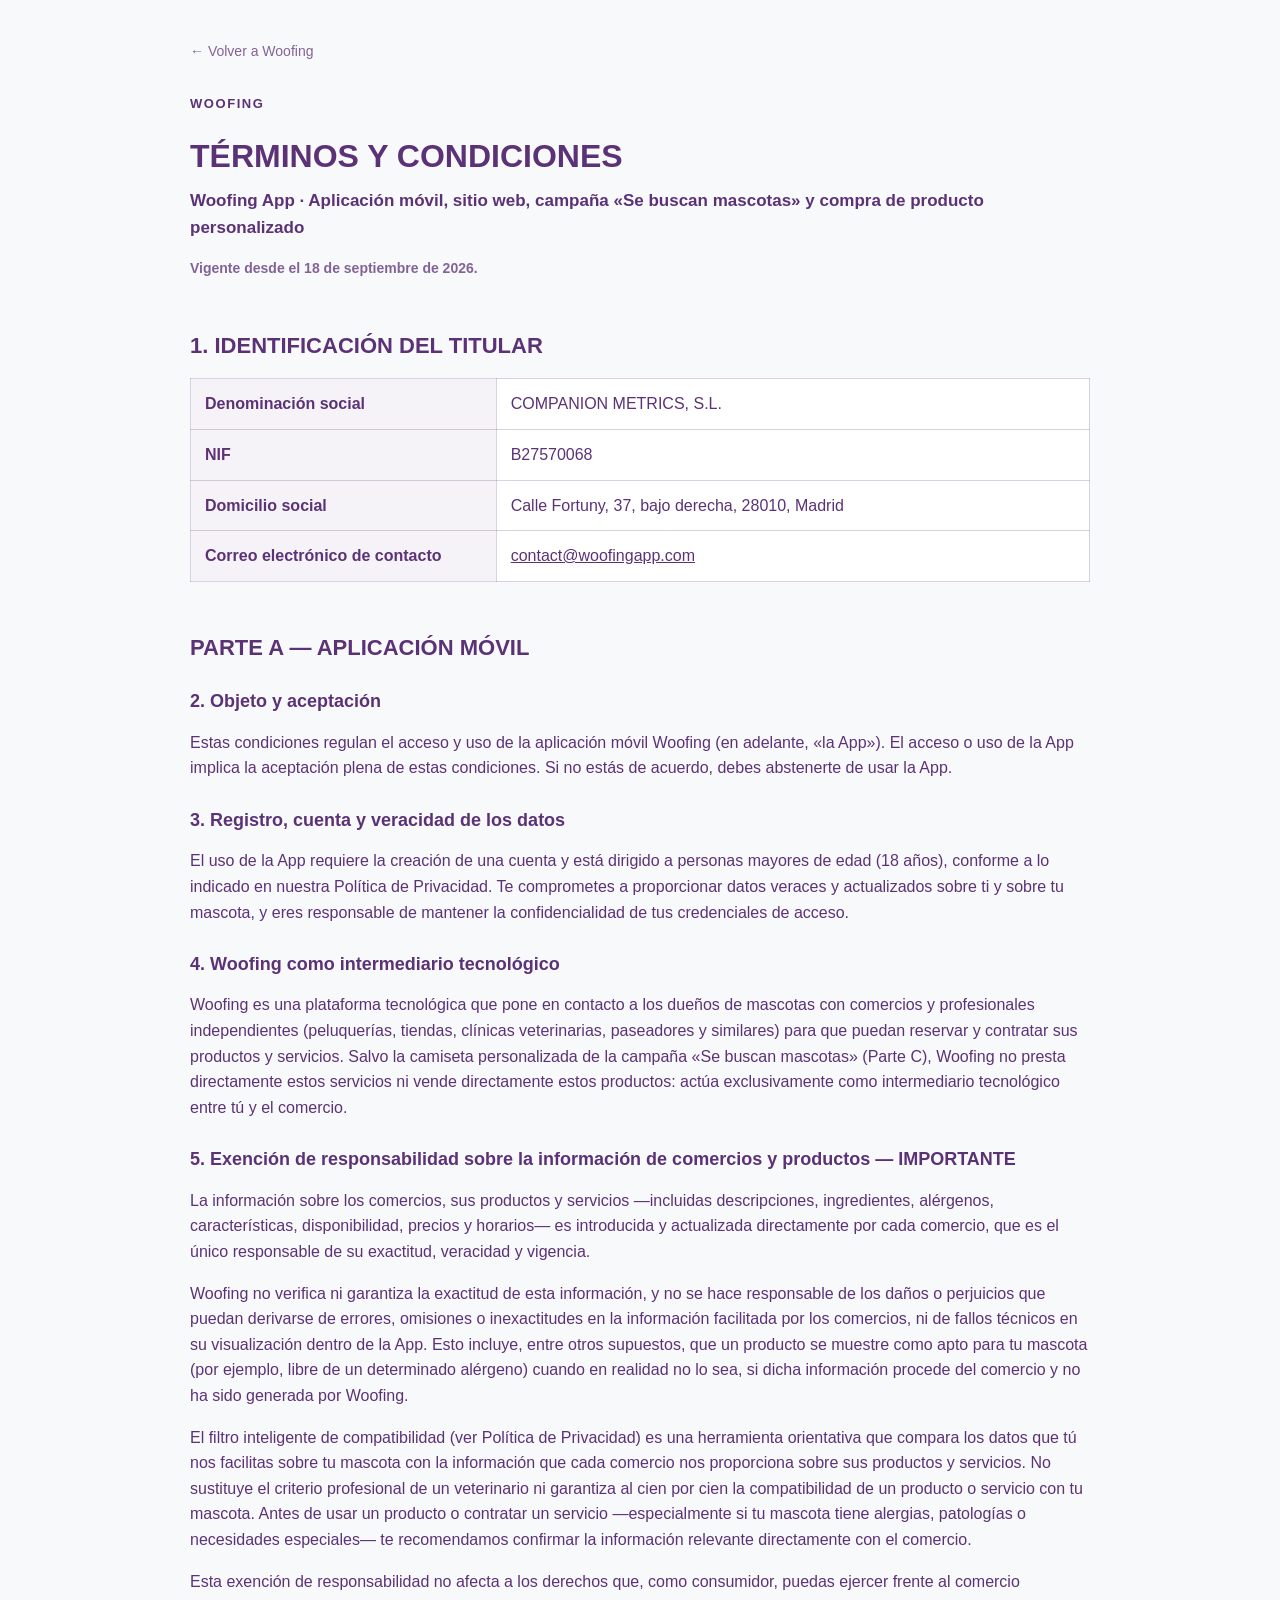
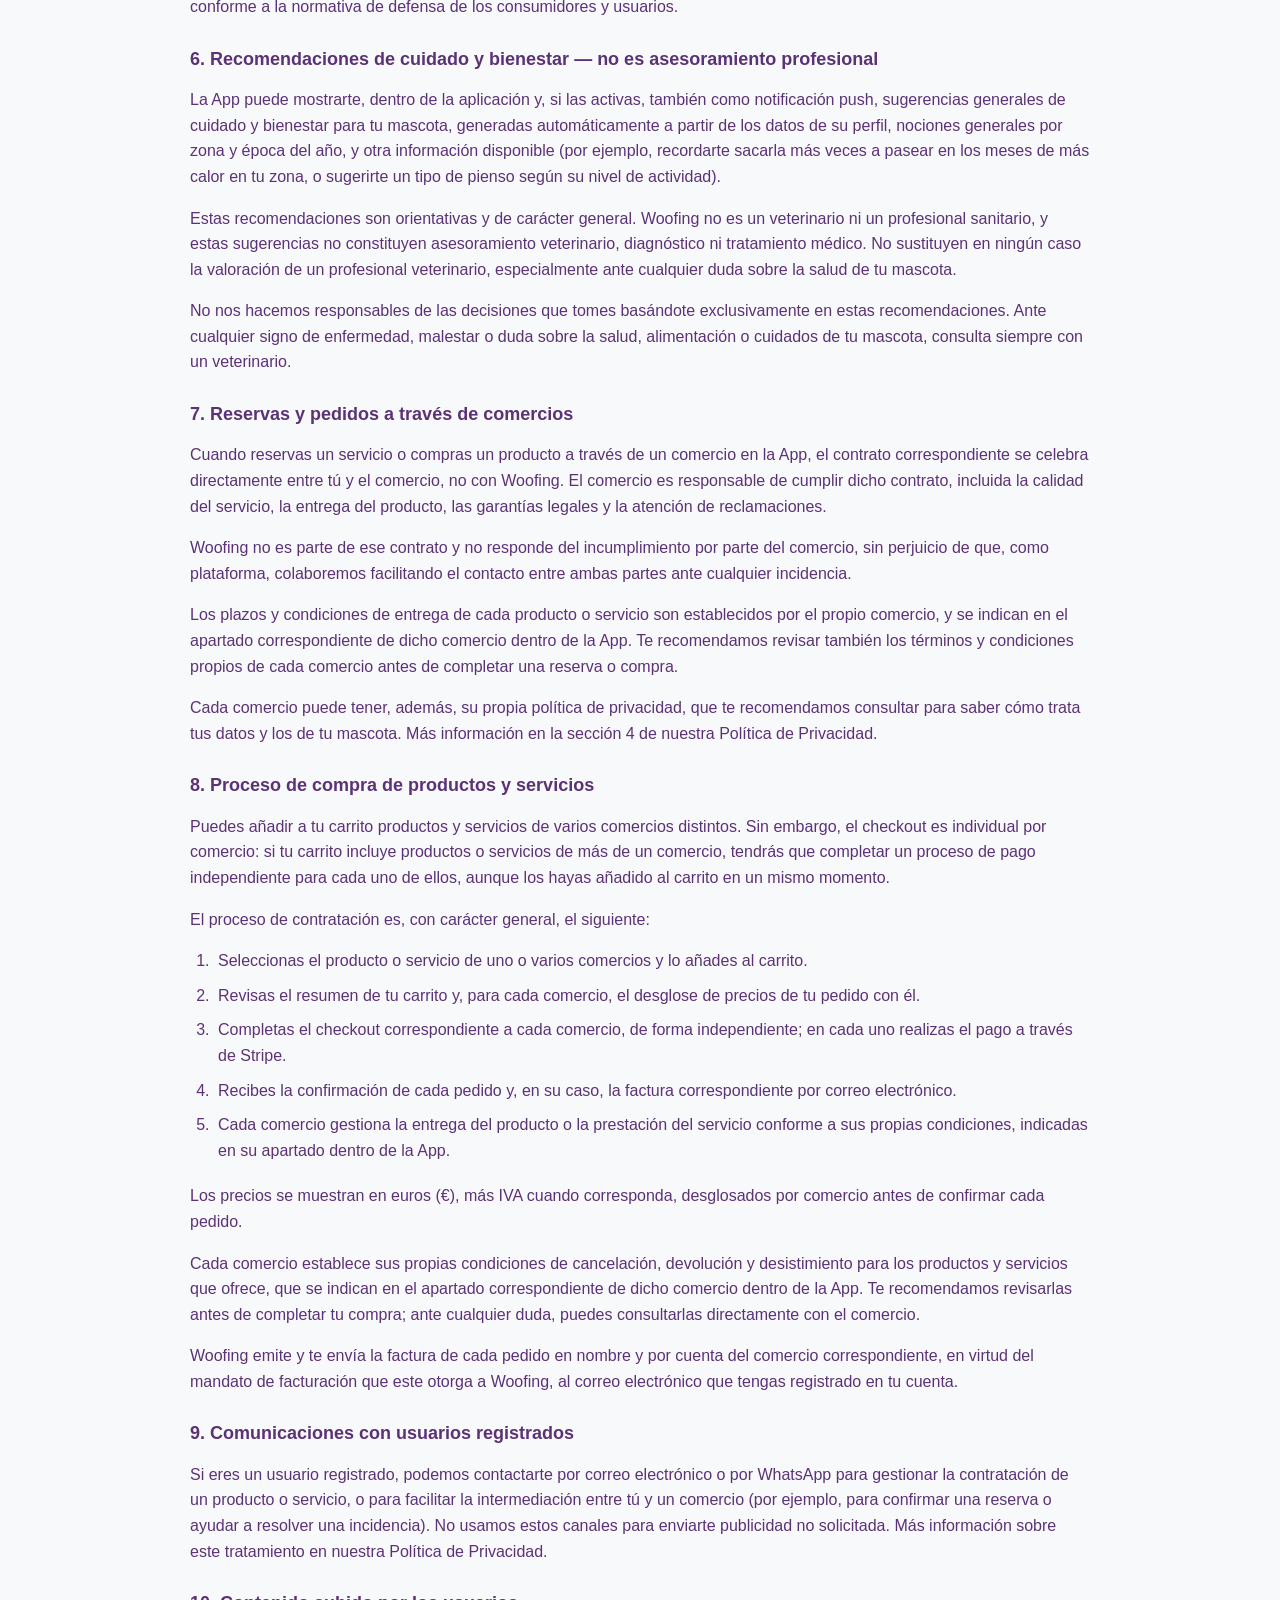
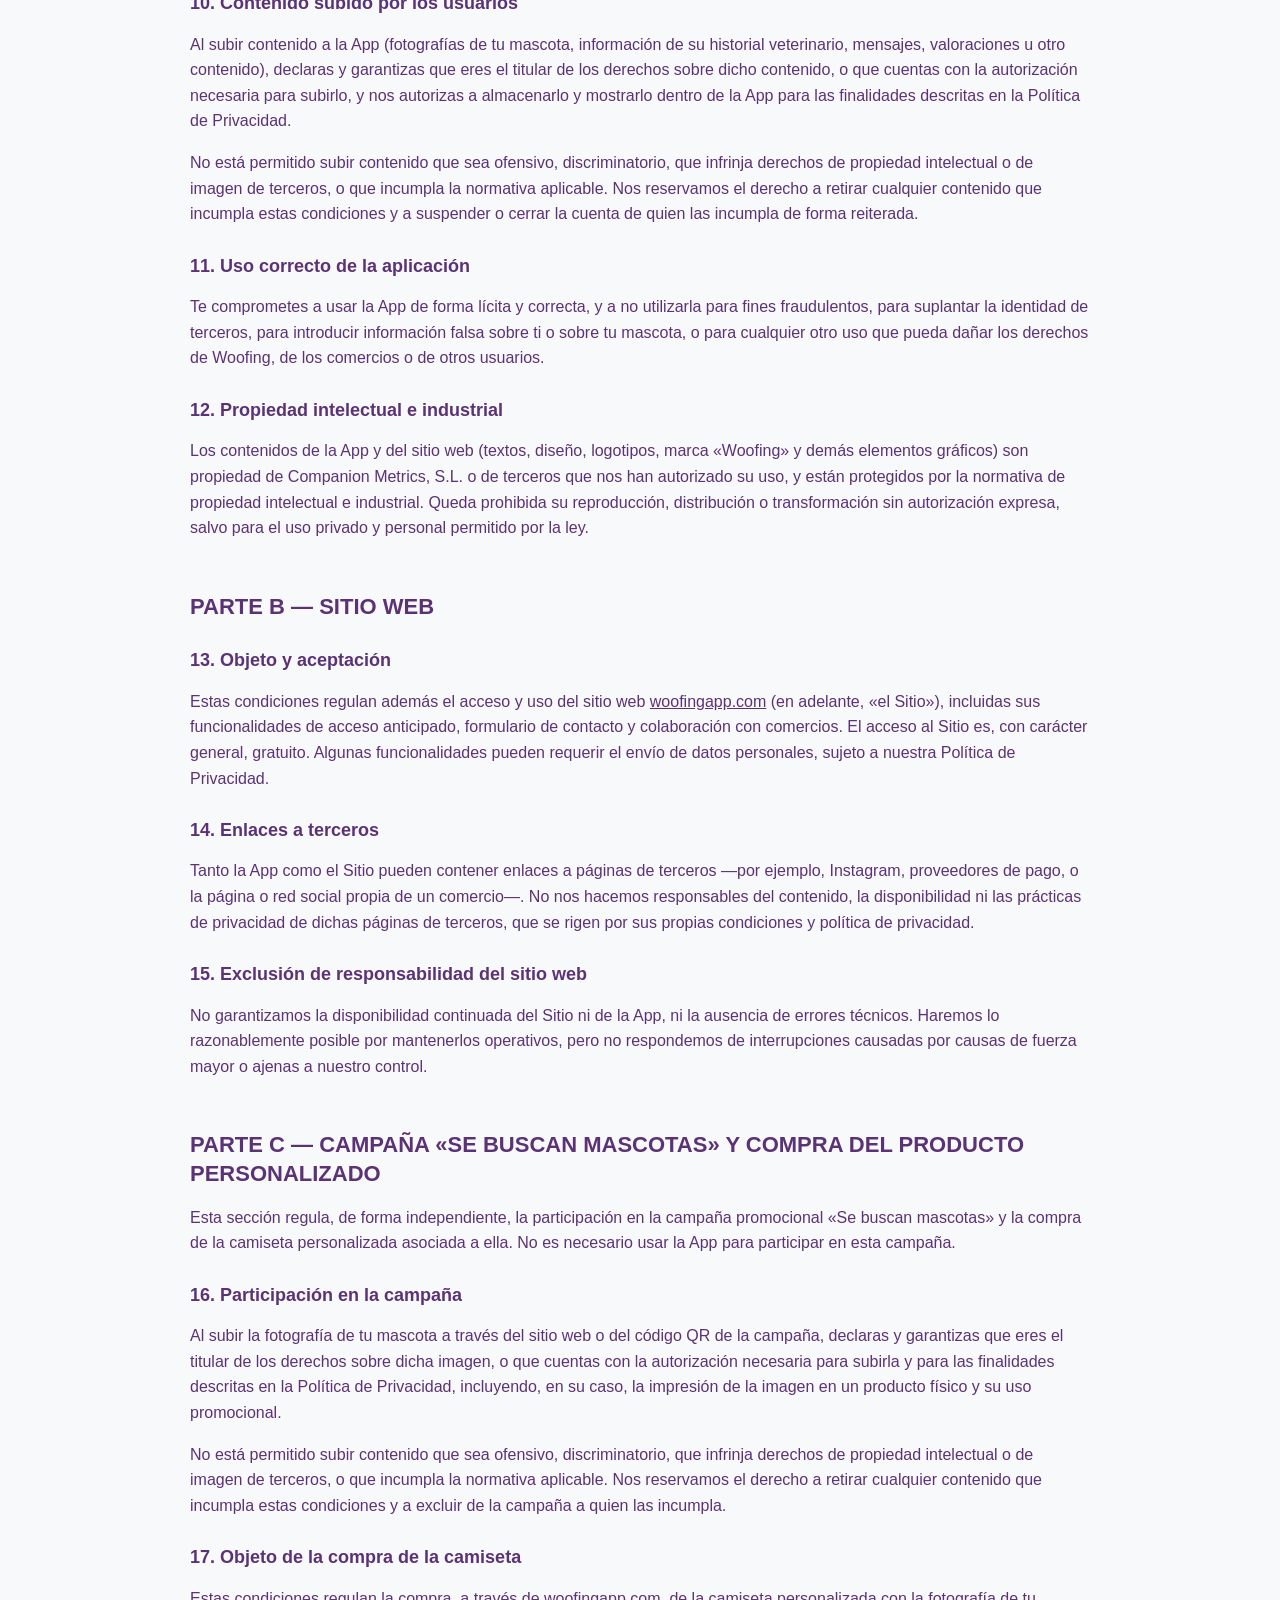
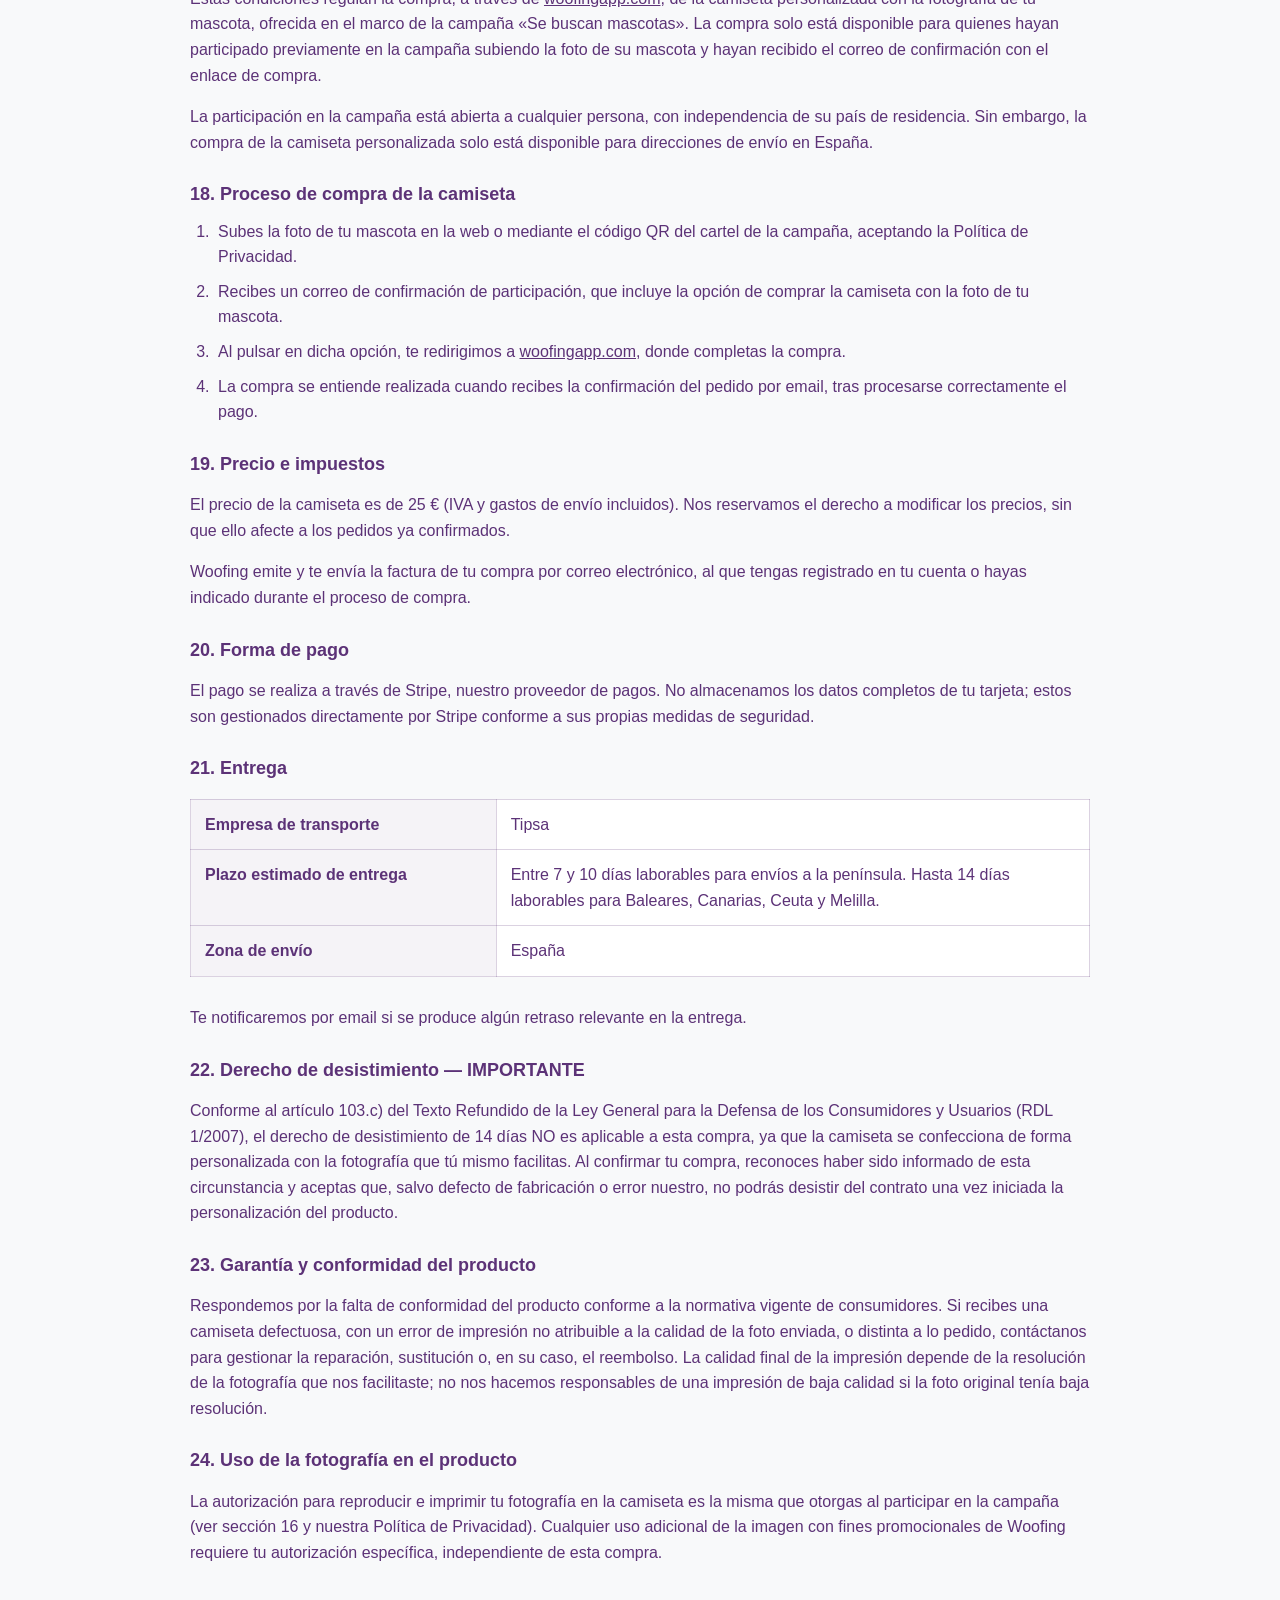
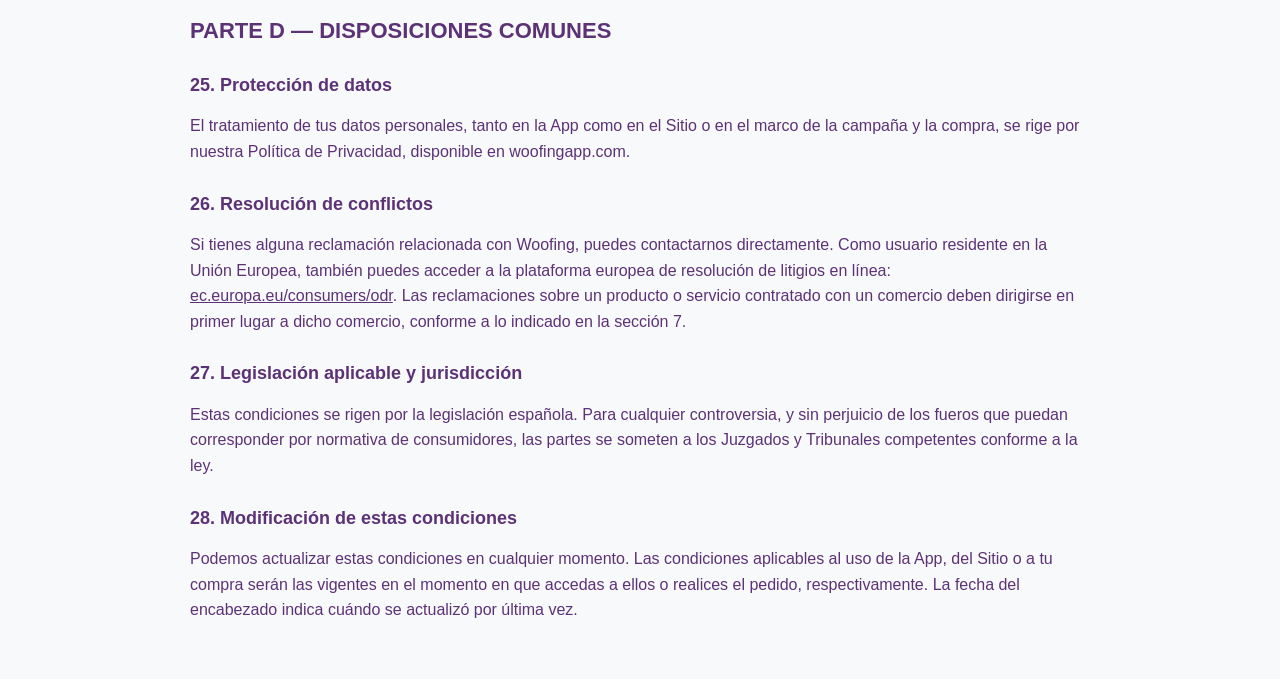
<file: terminos-y-condiciones.html>
<!DOCTYPE html>
<html lang="es">
<head>
  <meta charset="UTF-8" />
  <meta name="viewport" content="width=device-width, initial-scale=1.0" />
  <link rel="icon" type="image/png" href="IMAGES/favicon_circulo.png" />
  <title>Términos y condiciones – Woofing App</title>

  <style>
    body {
      font-family: Arial, sans-serif;
      max-width: 900px;
      margin: 0 auto;
      padding: 40px 24px;
      line-height: 1.6;
      color: #5c3277;
      background: #F8F9FA;
    }

    h1 {
      font-size: 32px;
      line-height: 1.2;
      margin-bottom: 32px;
      text-transform: uppercase;
    }

    h2 {
      font-size: 22px;
      line-height: 1.3;
      margin-top: 42px;
      margin-bottom: 16px;
      text-transform: uppercase;
    }

    h3 {
      font-size: 18px;
      line-height: 1.3;
      margin-top: 28px;
      margin-bottom: 12px;
    }

    p {
      margin-bottom: 16px;
    }

    ol {
      margin: 0 0 20px 24px;
      padding: 0;
    }

    li {
      margin-bottom: 9px;
      padding-left: 4px;
    }

    strong {
      font-weight: 700;
    }

    a {
      color: #5c3277;
      text-decoration: underline;
    }

    .top-bar {
      display: flex;
      justify-content: space-between;
      align-items: center;
      gap: 20px;
      margin-bottom: 32px;
    }

    .back-link {
      display: inline-block;
      font-size: 14px;
      text-decoration: none;
      opacity: 0.75;
    }

    .back-link:hover {
      opacity: 1;
    }

    .eyebrow {
      margin-bottom: 8px;
      font-size: 13px;
      font-weight: 700;
      letter-spacing: 0.12em;
      text-transform: uppercase;
    }

    .subtitle {
      margin-top: -20px;
      margin-bottom: 16px;
      font-size: 17px;
      font-weight: 600;
    }

    .updated {
      margin-top: 0;
      font-size: 14px;
      opacity: 0.75;
    }

    .part-heading {
      padding-top: 10px;
    }

    .table-wrap {
      width: 100%;
      margin: 18px 0 28px;
      overflow-x: auto;
    }

    table {
      width: 100%;
      border-collapse: collapse;
      background: #ffffff;
    }

    td {
      padding: 12px 14px;
      border: 1px solid rgba(92, 50, 119, 0.22);
      text-align: left;
      vertical-align: top;
    }

    td:first-child {
      width: 34%;
      font-weight: 700;
      background: rgba(92, 50, 119, 0.06);
    }

    @media (max-width: 600px) {
      body {
        padding: 28px 18px;
      }

      h1 {
        font-size: 26px;
      }

      h2 {
        font-size: 20px;
      }

      td {
        min-width: 180px;
      }
    }
  </style>
</head>

<body>
  <div class="top-bar">
    <a href="index.html" class="back-link">← Volver a Woofing</a>
  </div>

  <main>
    <p class="eyebrow">WOOFING</p>

    <h1>Términos y Condiciones</h1>

    <p class="subtitle">Woofing App · Aplicación móvil, sitio web, campaña «Se buscan mascotas» y compra de producto personalizado</p>

    <p class="updated"><strong>Vigente desde el 18 de septiembre de 2026.</strong></p>

    <h2 class="part-heading">1. Identificación del titular</h2>

    <div class="table-wrap">

      <table>

        <tr>

          <td>Denominación social</td>

          <td>COMPANION METRICS, S.L.</td>

        </tr>

        <tr>

          <td>NIF</td>

          <td>B27570068</td>

        </tr>

        <tr>

          <td>Domicilio social</td>

          <td>Calle Fortuny, 37, bajo derecha, 28010, Madrid</td>

        </tr>

        <tr>

          <td>Correo electrónico de contacto</td>

          <td><a href="mailto:contact@woofingapp.com">contact@woofingapp.com</a></td>

        </tr>

      </table>

    </div>

    <h2 class="part-heading">PARTE A — Aplicación móvil</h2>

    <h3>2. Objeto y aceptación</h3>

    <p>Estas condiciones regulan el acceso y uso de la aplicación móvil Woofing (en adelante, «la App»). El acceso o uso de la App implica la aceptación plena de estas condiciones. Si no estás de acuerdo, debes abstenerte de usar la App.</p>

    <h3>3. Registro, cuenta y veracidad de los datos</h3>

    <p>El uso de la App requiere la creación de una cuenta y está dirigido a personas mayores de edad (18 años), conforme a lo indicado en nuestra Política de Privacidad. Te comprometes a proporcionar datos veraces y actualizados sobre ti y sobre tu mascota, y eres responsable de mantener la confidencialidad de tus credenciales de acceso.</p>

    <h3>4. Woofing como intermediario tecnológico</h3>

    <p>Woofing es una plataforma tecnológica que pone en contacto a los dueños de mascotas con comercios y profesionales independientes (peluquerías, tiendas, clínicas veterinarias, paseadores y similares) para que puedan reservar y contratar sus productos y servicios. Salvo la camiseta personalizada de la campaña «Se buscan mascotas» (Parte C), Woofing no presta directamente estos servicios ni vende directamente estos productos: actúa exclusivamente como intermediario tecnológico entre tú y el comercio.</p>

    <h3>5. Exención de responsabilidad sobre la información de comercios y productos — IMPORTANTE</h3>

    <p>La información sobre los comercios, sus productos y servicios —incluidas descripciones, ingredientes, alérgenos, características, disponibilidad, precios y horarios— es introducida y actualizada directamente por cada comercio, que es el único responsable de su exactitud, veracidad y vigencia.</p>

    <p>Woofing no verifica ni garantiza la exactitud de esta información, y no se hace responsable de los daños o perjuicios que puedan derivarse de errores, omisiones o inexactitudes en la información facilitada por los comercios, ni de fallos técnicos en su visualización dentro de la App. Esto incluye, entre otros supuestos, que un producto se muestre como apto para tu mascota (por ejemplo, libre de un determinado alérgeno) cuando en realidad no lo sea, si dicha información procede del comercio y no ha sido generada por Woofing.</p>

    <p>El filtro inteligente de compatibilidad (ver Política de Privacidad) es una herramienta orientativa que compara los datos que tú nos facilitas sobre tu mascota con la información que cada comercio nos proporciona sobre sus productos y servicios. No sustituye el criterio profesional de un veterinario ni garantiza al cien por cien la compatibilidad de un producto o servicio con tu mascota. Antes de usar un producto o contratar un servicio —especialmente si tu mascota tiene alergias, patologías o necesidades especiales— te recomendamos confirmar la información relevante directamente con el comercio.</p>

    <p>Esta exención de responsabilidad no afecta a los derechos que, como consumidor, puedas ejercer frente al comercio conforme a la normativa de defensa de los consumidores y usuarios.</p>

    <h3>6. Recomendaciones de cuidado y bienestar — no es asesoramiento profesional</h3>

    <p>La App puede mostrarte, dentro de la aplicación y, si las activas, también como notificación push, sugerencias generales de cuidado y bienestar para tu mascota, generadas automáticamente a partir de los datos de su perfil, nociones generales por zona y época del año, y otra información disponible (por ejemplo, recordarte sacarla más veces a pasear en los meses de más calor en tu zona, o sugerirte un tipo de pienso según su nivel de actividad).</p>

    <p>Estas recomendaciones son orientativas y de carácter general. Woofing no es un veterinario ni un profesional sanitario, y estas sugerencias no constituyen asesoramiento veterinario, diagnóstico ni tratamiento médico. No sustituyen en ningún caso la valoración de un profesional veterinario, especialmente ante cualquier duda sobre la salud de tu mascota.</p>

    <p>No nos hacemos responsables de las decisiones que tomes basándote exclusivamente en estas recomendaciones. Ante cualquier signo de enfermedad, malestar o duda sobre la salud, alimentación o cuidados de tu mascota, consulta siempre con un veterinario.</p>

    <h3>7. Reservas y pedidos a través de comercios</h3>

    <p>Cuando reservas un servicio o compras un producto a través de un comercio en la App, el contrato correspondiente se celebra directamente entre tú y el comercio, no con Woofing. El comercio es responsable de cumplir dicho contrato, incluida la calidad del servicio, la entrega del producto, las garantías legales y la atención de reclamaciones.</p>

    <p>Woofing no es parte de ese contrato y no responde del incumplimiento por parte del comercio, sin perjuicio de que, como plataforma, colaboremos facilitando el contacto entre ambas partes ante cualquier incidencia.</p>

    <p>Los plazos y condiciones de entrega de cada producto o servicio son establecidos por el propio comercio, y se indican en el apartado correspondiente de dicho comercio dentro de la App. Te recomendamos revisar también los términos y condiciones propios de cada comercio antes de completar una reserva o compra.</p>

    <p>Cada comercio puede tener, además, su propia política de privacidad, que te recomendamos consultar para saber cómo trata tus datos y los de tu mascota. Más información en la sección 4 de nuestra Política de Privacidad.</p>

    <h3>8. Proceso de compra de productos y servicios</h3>

    <p>Puedes añadir a tu carrito productos y servicios de varios comercios distintos. Sin embargo, el checkout es individual por comercio: si tu carrito incluye productos o servicios de más de un comercio, tendrás que completar un proceso de pago independiente para cada uno de ellos, aunque los hayas añadido al carrito en un mismo momento.</p>

    <p>El proceso de contratación es, con carácter general, el siguiente:</p>

    <ol>

      <li>Seleccionas el producto o servicio de uno o varios comercios y lo añades al carrito.</li>

      <li>Revisas el resumen de tu carrito y, para cada comercio, el desglose de precios de tu pedido con él.</li>

      <li>Completas el checkout correspondiente a cada comercio, de forma independiente; en cada uno realizas el pago a través de Stripe.</li>

      <li>Recibes la confirmación de cada pedido y, en su caso, la factura correspondiente por correo electrónico.</li>

      <li>Cada comercio gestiona la entrega del producto o la prestación del servicio conforme a sus propias condiciones, indicadas en su apartado dentro de la App.</li>

    </ol>

    <p>Los precios se muestran en euros (€), más IVA cuando corresponda, desglosados por comercio antes de confirmar cada pedido.</p>

    <p>Cada comercio establece sus propias condiciones de cancelación, devolución y desistimiento para los productos y servicios que ofrece, que se indican en el apartado correspondiente de dicho comercio dentro de la App. Te recomendamos revisarlas antes de completar tu compra; ante cualquier duda, puedes consultarlas directamente con el comercio.</p>

    <p>Woofing emite y te envía la factura de cada pedido en nombre y por cuenta del comercio correspondiente, en virtud del mandato de facturación que este otorga a Woofing, al correo electrónico que tengas registrado en tu cuenta.</p>

    <h3>9. Comunicaciones con usuarios registrados</h3>

    <p>Si eres un usuario registrado, podemos contactarte por correo electrónico o por WhatsApp para gestionar la contratación de un producto o servicio, o para facilitar la intermediación entre tú y un comercio (por ejemplo, para confirmar una reserva o ayudar a resolver una incidencia). No usamos estos canales para enviarte publicidad no solicitada. Más información sobre este tratamiento en nuestra Política de Privacidad.</p>

    <h3>10. Contenido subido por los usuarios</h3>

    <p>Al subir contenido a la App (fotografías de tu mascota, información de su historial veterinario, mensajes, valoraciones u otro contenido), declaras y garantizas que eres el titular de los derechos sobre dicho contenido, o que cuentas con la autorización necesaria para subirlo, y nos autorizas a almacenarlo y mostrarlo dentro de la App para las finalidades descritas en la Política de Privacidad.</p>

    <p>No está permitido subir contenido que sea ofensivo, discriminatorio, que infrinja derechos de propiedad intelectual o de imagen de terceros, o que incumpla la normativa aplicable. Nos reservamos el derecho a retirar cualquier contenido que incumpla estas condiciones y a suspender o cerrar la cuenta de quien las incumpla de forma reiterada.</p>

    <h3>11. Uso correcto de la aplicación</h3>

    <p>Te comprometes a usar la App de forma lícita y correcta, y a no utilizarla para fines fraudulentos, para suplantar la identidad de terceros, para introducir información falsa sobre ti o sobre tu mascota, o para cualquier otro uso que pueda dañar los derechos de Woofing, de los comercios o de otros usuarios.</p>

    <h3>12. Propiedad intelectual e industrial</h3>

    <p>Los contenidos de la App y del sitio web (textos, diseño, logotipos, marca «Woofing» y demás elementos gráficos) son propiedad de Companion Metrics, S.L. o de terceros que nos han autorizado su uso, y están protegidos por la normativa de propiedad intelectual e industrial. Queda prohibida su reproducción, distribución o transformación sin autorización expresa, salvo para el uso privado y personal permitido por la ley.</p>

    <h2 class="part-heading">PARTE B — Sitio web</h2>

    <h3>13. Objeto y aceptación</h3>

    <p>Estas condiciones regulan además el acceso y uso del sitio web <a href="https://woofingapp.com" target="_blank" rel="noopener noreferrer">woofingapp.com</a> (en adelante, «el Sitio»), incluidas sus funcionalidades de acceso anticipado, formulario de contacto y colaboración con comercios. El acceso al Sitio es, con carácter general, gratuito. Algunas funcionalidades pueden requerir el envío de datos personales, sujeto a nuestra Política de Privacidad.</p>

    <h3>14. Enlaces a terceros</h3>

    <p>Tanto la App como el Sitio pueden contener enlaces a páginas de terceros —por ejemplo, Instagram, proveedores de pago, o la página o red social propia de un comercio—. No nos hacemos responsables del contenido, la disponibilidad ni las prácticas de privacidad de dichas páginas de terceros, que se rigen por sus propias condiciones y política de privacidad.</p>

    <h3>15. Exclusión de responsabilidad del sitio web</h3>

    <p>No garantizamos la disponibilidad continuada del Sitio ni de la App, ni la ausencia de errores técnicos. Haremos lo razonablemente posible por mantenerlos operativos, pero no respondemos de interrupciones causadas por causas de fuerza mayor o ajenas a nuestro control.</p>

    <h2 class="part-heading">PARTE C — Campaña «Se buscan mascotas» y compra del producto personalizado</h2>

    <p>Esta sección regula, de forma independiente, la participación en la campaña promocional «Se buscan mascotas» y la compra de la camiseta personalizada asociada a ella. No es necesario usar la App para participar en esta campaña.</p>

    <h3>16. Participación en la campaña</h3>

    <p>Al subir la fotografía de tu mascota a través del sitio web o del código QR de la campaña, declaras y garantizas que eres el titular de los derechos sobre dicha imagen, o que cuentas con la autorización necesaria para subirla y para las finalidades descritas en la Política de Privacidad, incluyendo, en su caso, la impresión de la imagen en un producto físico y su uso promocional.</p>

    <p>No está permitido subir contenido que sea ofensivo, discriminatorio, que infrinja derechos de propiedad intelectual o de imagen de terceros, o que incumpla la normativa aplicable. Nos reservamos el derecho a retirar cualquier contenido que incumpla estas condiciones y a excluir de la campaña a quien las incumpla.</p>

    <h3>17. Objeto de la compra de la camiseta</h3>

    <p>Estas condiciones regulan la compra, a través de <a href="https://woofingapp.com" target="_blank" rel="noopener noreferrer">woofingapp.com</a>, de la camiseta personalizada con la fotografía de tu mascota, ofrecida en el marco de la campaña «Se buscan mascotas». La compra solo está disponible para quienes hayan participado previamente en la campaña subiendo la foto de su mascota y hayan recibido el correo de confirmación con el enlace de compra.</p>

    <p>La participación en la campaña está abierta a cualquier persona, con independencia de su país de residencia. Sin embargo, la compra de la camiseta personalizada solo está disponible para direcciones de envío en España.</p>

    <h3>18. Proceso de compra de la camiseta</h3>

    <ol>

      <li>Subes la foto de tu mascota en la web o mediante el código QR del cartel de la campaña, aceptando la Política de Privacidad.</li>

      <li>Recibes un correo de confirmación de participación, que incluye la opción de comprar la camiseta con la foto de tu mascota.</li>

      <li>Al pulsar en dicha opción, te redirigimos a <a href="https://woofingapp.com" target="_blank" rel="noopener noreferrer">woofingapp.com</a>, donde completas la compra.</li>

      <li>La compra se entiende realizada cuando recibes la confirmación del pedido por email, tras procesarse correctamente el pago.</li>

    </ol>

    <h3>19. Precio e impuestos</h3>

    <p>El precio de la camiseta es de 25 € (IVA y gastos de envío incluidos). Nos reservamos el derecho a modificar los precios, sin que ello afecte a los pedidos ya confirmados.</p>

    <p>Woofing emite y te envía la factura de tu compra por correo electrónico, al que tengas registrado en tu cuenta o hayas indicado durante el proceso de compra.</p>

    <h3>20. Forma de pago</h3>

    <p>El pago se realiza a través de Stripe, nuestro proveedor de pagos. No almacenamos los datos completos de tu tarjeta; estos son gestionados directamente por Stripe conforme a sus propias medidas de seguridad.</p>

    <h3>21. Entrega</h3>

    <div class="table-wrap">

      <table>

        <tr>

          <td>Empresa de transporte</td>

          <td>Tipsa</td>

        </tr>

        <tr>

          <td>Plazo estimado de entrega</td>

          <td>Entre 7 y 10 días laborables para envíos a la península. Hasta 14 días laborables para Baleares, Canarias, Ceuta y Melilla.</td>

        </tr>

        <tr>

          <td>Zona de envío</td>

          <td>España</td>

        </tr>

      </table>

    </div>

    <p>Te notificaremos por email si se produce algún retraso relevante en la entrega.</p>

    <h3>22. Derecho de desistimiento — IMPORTANTE</h3>

    <p>Conforme al artículo 103.c) del Texto Refundido de la Ley General para la Defensa de los Consumidores y Usuarios (RDL 1/2007), el derecho de desistimiento de 14 días NO es aplicable a esta compra, ya que la camiseta se confecciona de forma personalizada con la fotografía que tú mismo facilitas. Al confirmar tu compra, reconoces haber sido informado de esta circunstancia y aceptas que, salvo defecto de fabricación o error nuestro, no podrás desistir del contrato una vez iniciada la personalización del producto.</p>

    <h3>23. Garantía y conformidad del producto</h3>

    <p>Respondemos por la falta de conformidad del producto conforme a la normativa vigente de consumidores. Si recibes una camiseta defectuosa, con un error de impresión no atribuible a la calidad de la foto enviada, o distinta a lo pedido, contáctanos para gestionar la reparación, sustitución o, en su caso, el reembolso. La calidad final de la impresión depende de la resolución de la fotografía que nos facilitaste; no nos hacemos responsables de una impresión de baja calidad si la foto original tenía baja resolución.</p>

    <h3>24. Uso de la fotografía en el producto</h3>

    <p>La autorización para reproducir e imprimir tu fotografía en la camiseta es la misma que otorgas al participar en la campaña (ver sección 16 y nuestra Política de Privacidad). Cualquier uso adicional de la imagen con fines promocionales de Woofing requiere tu autorización específica, independiente de esta compra.</p>

    <h2 class="part-heading">PARTE D — Disposiciones comunes</h2>

    <h3>25. Protección de datos</h3>

    <p>El tratamiento de tus datos personales, tanto en la App como en el Sitio o en el marco de la campaña y la compra, se rige por nuestra Política de Privacidad, disponible en woofingapp.com.</p>

    <h3>26. Resolución de conflictos</h3>

    <p>Si tienes alguna reclamación relacionada con Woofing, puedes contactarnos directamente. Como usuario residente en la Unión Europea, también puedes acceder a la plataforma europea de resolución de litigios en línea: <a href="https://ec.europa.eu/consumers/odr" target="_blank" rel="noopener noreferrer">ec.europa.eu/consumers/odr</a>. Las reclamaciones sobre un producto o servicio contratado con un comercio deben dirigirse en primer lugar a dicho comercio, conforme a lo indicado en la sección 7.</p>

    <h3>27. Legislación aplicable y jurisdicción</h3>

    <p>Estas condiciones se rigen por la legislación española. Para cualquier controversia, y sin perjuicio de los fueros que puedan corresponder por normativa de consumidores, las partes se someten a los Juzgados y Tribunales competentes conforme a la ley.</p>

    <h3>28. Modificación de estas condiciones</h3>

    <p>Podemos actualizar estas condiciones en cualquier momento. Las condiciones aplicables al uso de la App, del Sitio o a tu compra serán las vigentes en el momento en que accedas a ellos o realices el pedido, respectivamente. La fecha del encabezado indica cuándo se actualizó por última vez.</p>
  </main>
</body>
</html>
</file>
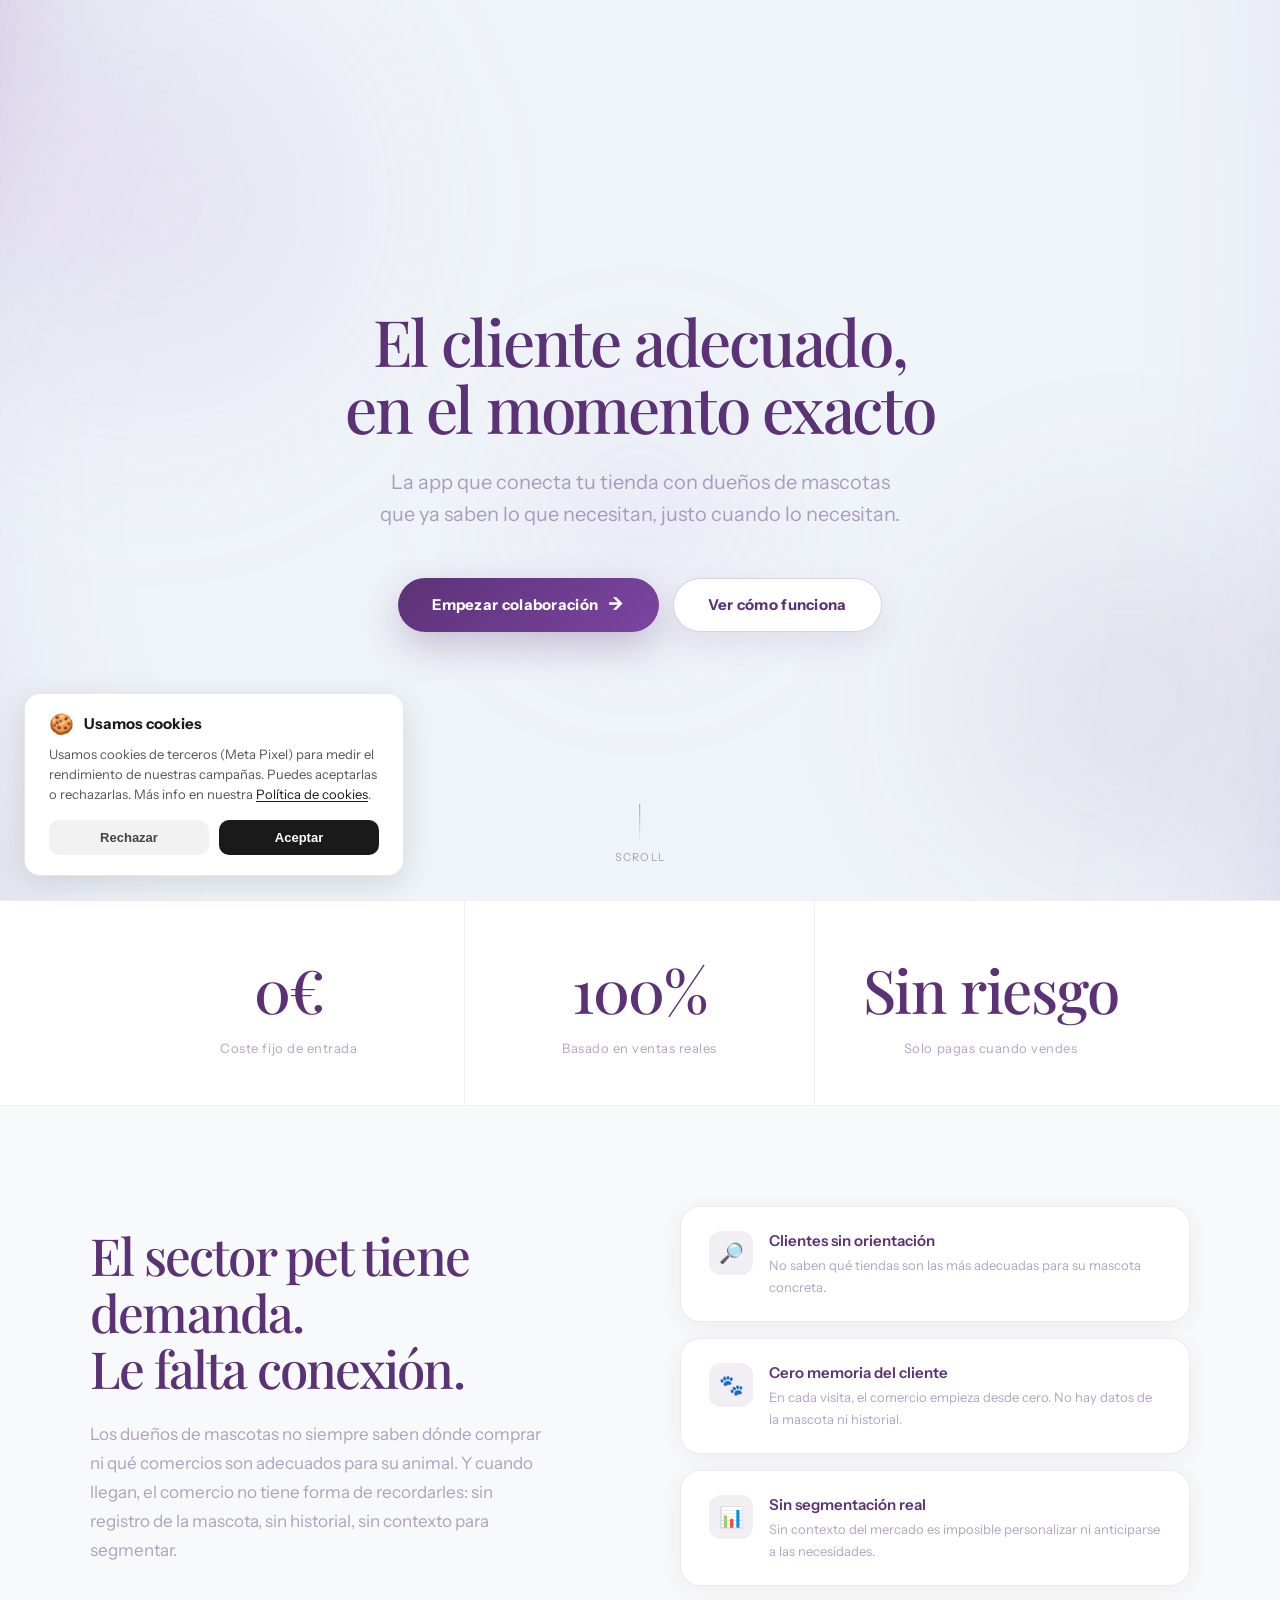
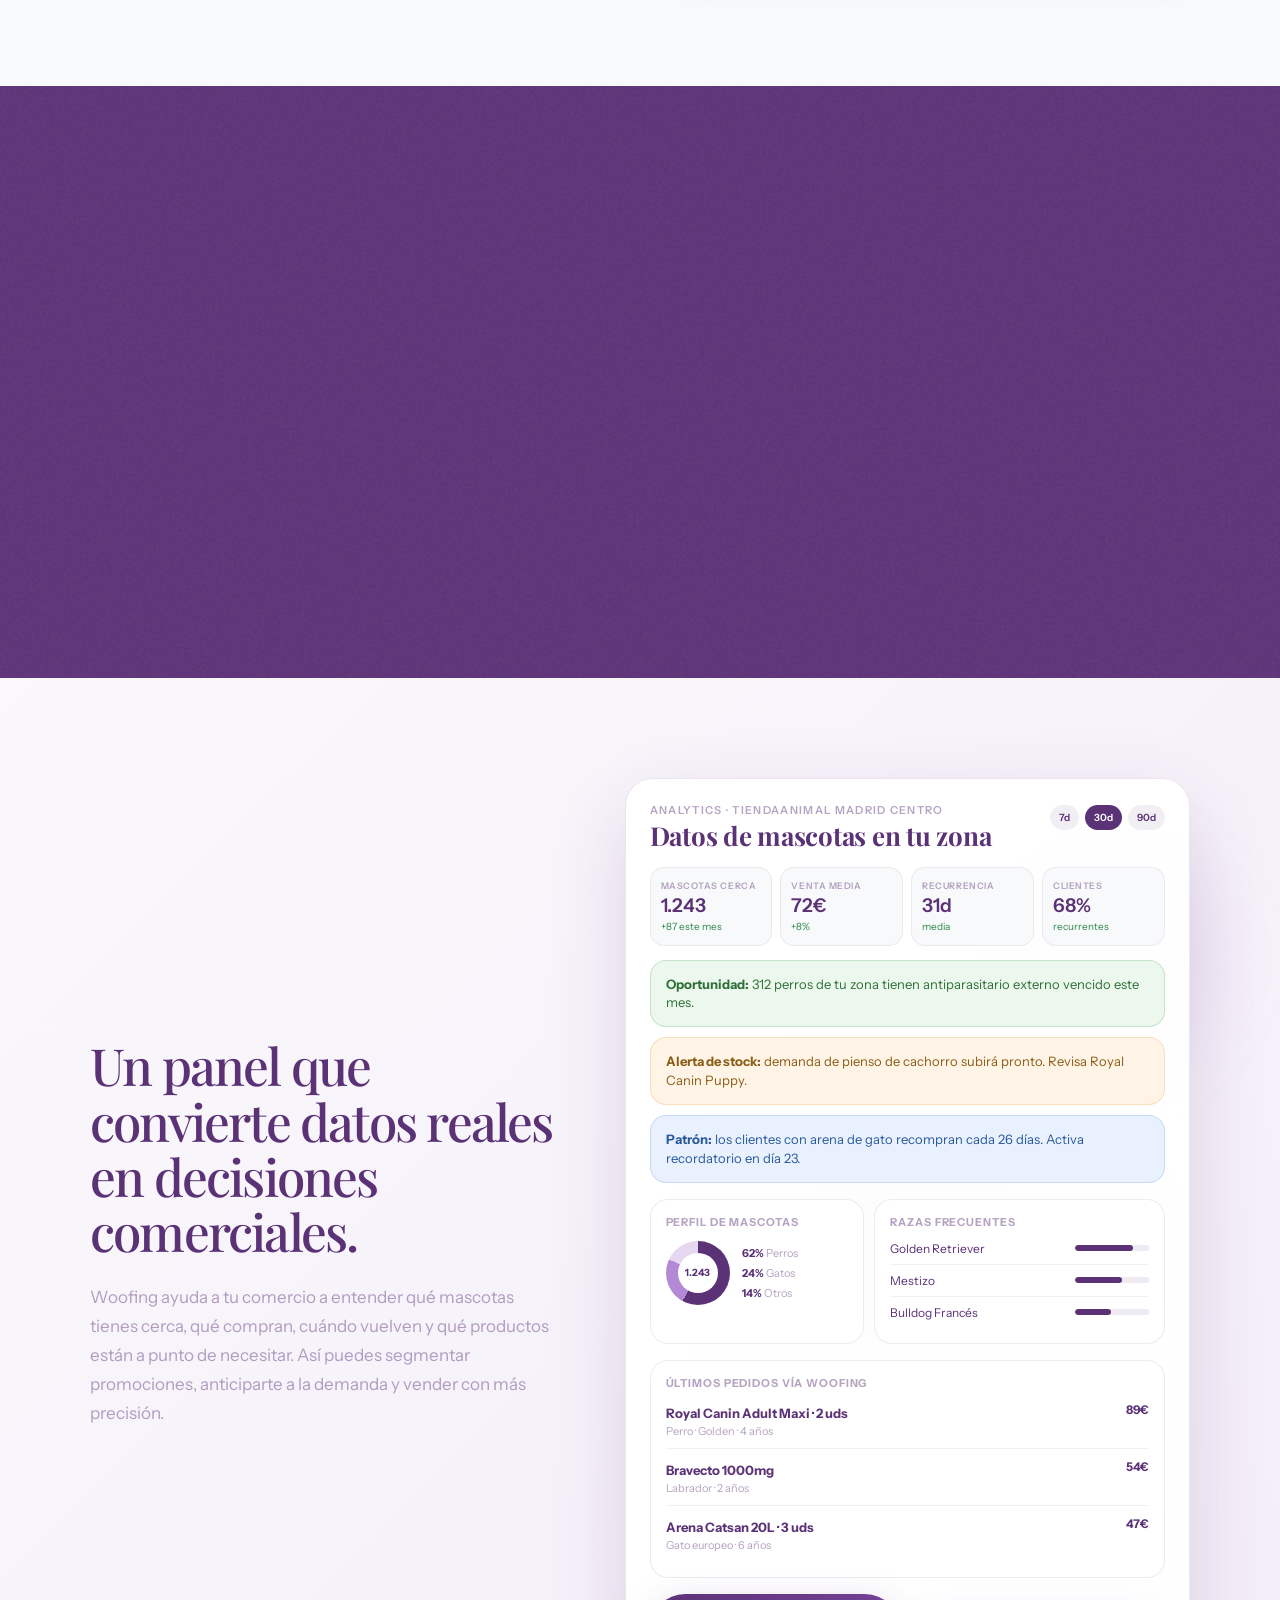
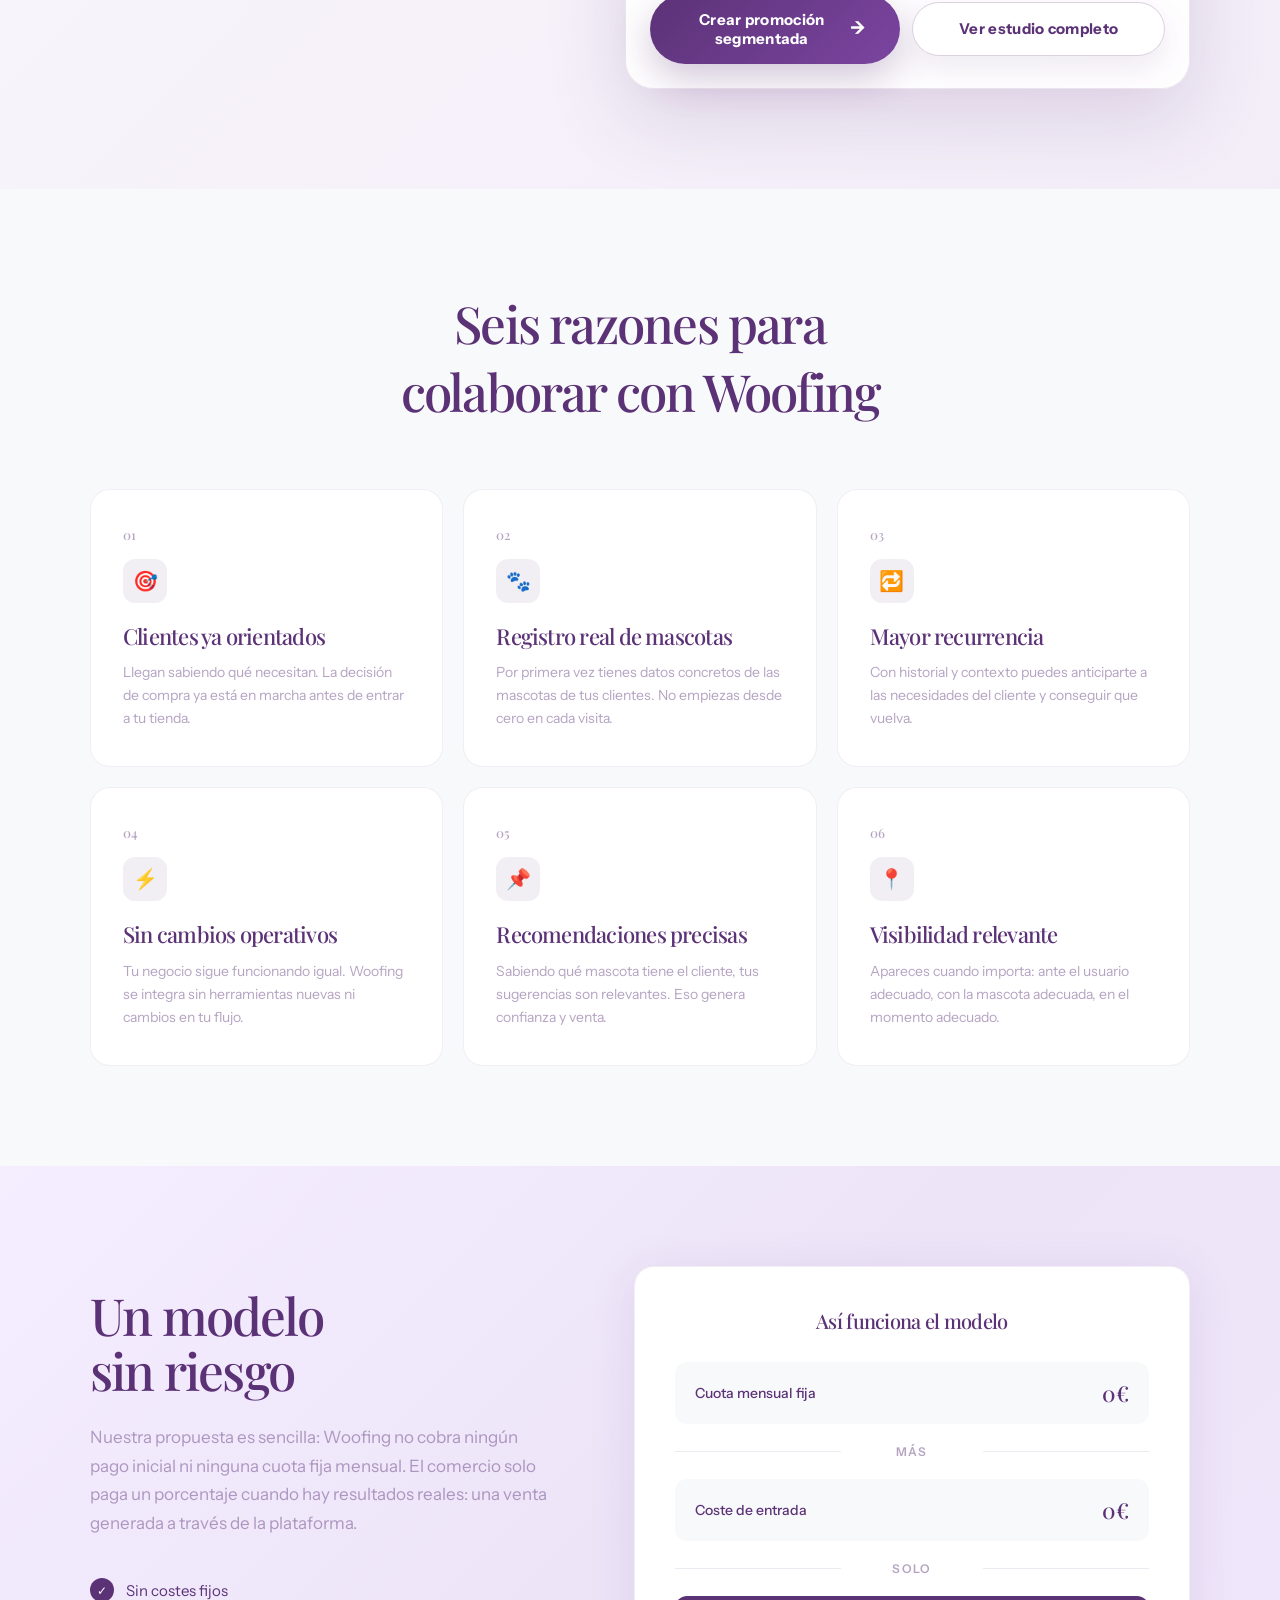
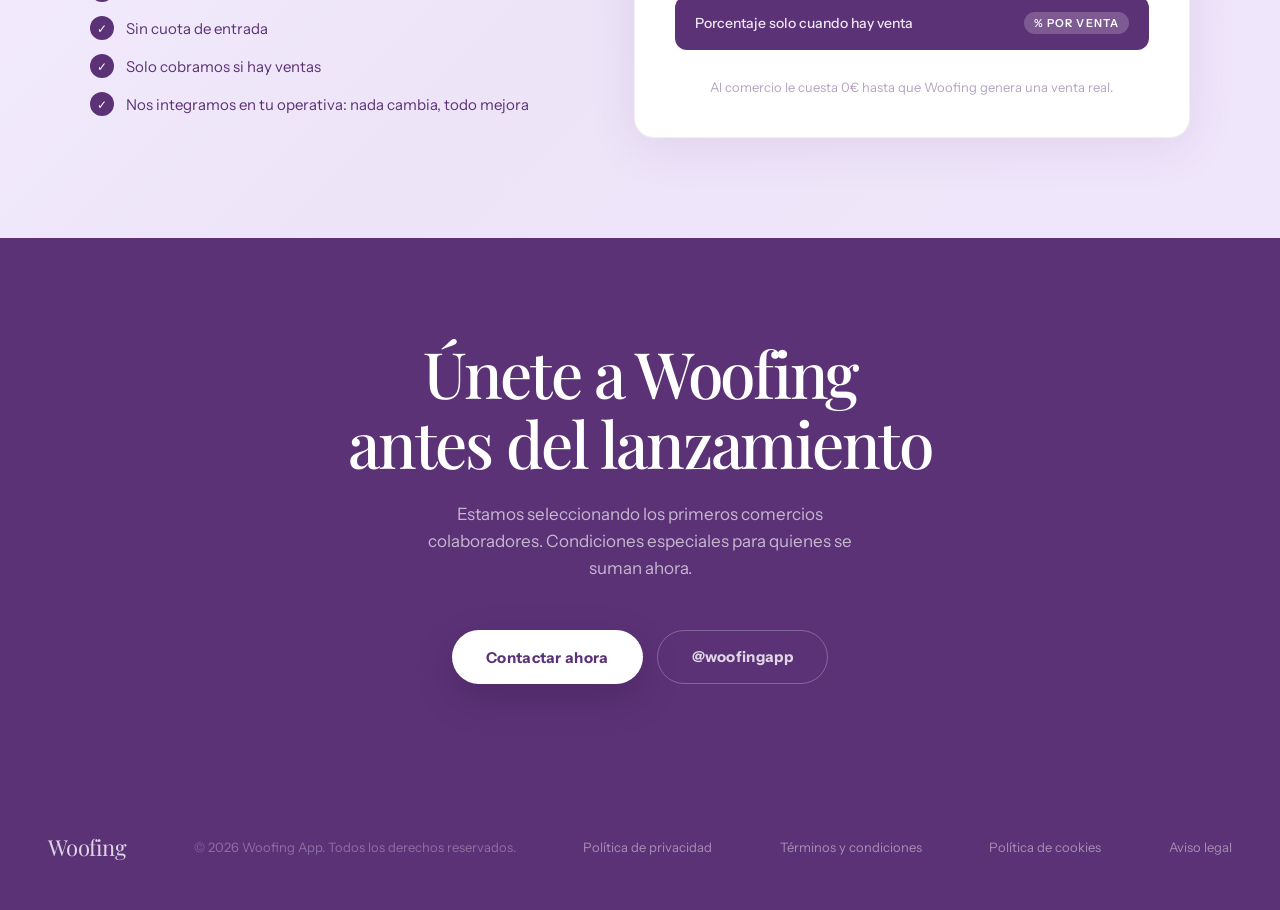
<file: tiendas.html>
<!DOCTYPE html>
<html lang="es">
<head>
<meta charset="UTF-8" />
<meta name="viewport" content="width=device-width, initial-scale=1.0" />
<title>Woofing — Comercios Pet</title>

<!-- Pixel gestionado por cookies.js tras consentimiento -->

<link rel="icon" type="image/png" href="IMAGES/favicon_circulo.png" />
<link rel="preconnect" href="https://fonts.googleapis.com" />
<link rel="preconnect" href="https://fonts.gstatic.com" crossorigin />
<link href="https://fonts.googleapis.com/css2?family=Instrument+Sans:wght@300;400;500;600;700&family=Playfair+Display:wght@400;500&display=swap" rel="stylesheet" />

<link rel="stylesheet" href="cookies.css" />

<style>
*,*::before,*::after{box-sizing:border-box;margin:0;padding:0}
:root{
  --purple:#5c3277;
  --purple-light:#7b45a0;
  --purple-pale:#f0e8f8;
  --purple-soft:rgba(92,50,119,.08);
  --accent:#b388d4;
  --bg:#faf8fc;
  --white:#fff;
  --ink:#1a0d2e;
  --muted:rgba(92,50,119,.45);
  --serif:'Playfair Display', Georgia, serif;
  --sans:'Instrument Sans', sans-serif;
  --radius:20px;
  --radius-sm:12px;
}
html{scroll-behavior:smooth}
body{
  font-family:var(--sans);
  background:var(--bg);
  color:var(--ink);
  -webkit-font-smoothing:antialiased;
  overflow-x:hidden;
}
body::before{
  content:'';
  position:fixed;
  inset:0;
  background-image:url("data:image/svg+xml,%3Csvg viewBox='0 0 256 256' xmlns='http://www.w3.org/2000/svg'%3E%3Cfilter id='n'%3E%3CfeTurbulence type='fractalNoise' baseFrequency='0.9' numOctaves='4' stitchTiles='stitch'/%3E%3C/filter%3E%3Crect width='100%25' height='100%25' filter='url(%23n)' opacity='0.04'/%3E%3C/svg%3E");
  pointer-events:none;
  z-index:0;
  opacity:.4;
}

/* NAV */
.nav{
  position:fixed;
  top:0;
  left:0;
  right:0;
  z-index:100;
  padding:14px 48px;
  display:flex;
  align-items:center;
  justify-content:space-between;
  background:rgba(250,248,252,.88);
  backdrop-filter:blur(16px);
  border-bottom:1px solid rgba(92,50,119,.08);
  transition:all .3s ease;
}
.nav__logo img{height:40px;width:auto;object-fit:contain;display:block}
.nav__right{display:flex;align-items:center;gap:20px}
.lang-switch{display:flex;align-items:center;gap:8px;font-size:13px;letter-spacing:.08em;text-transform:uppercase}
.lang-switch__btn{background:none;border:none;color:var(--purple);cursor:pointer;font:inherit;opacity:.4;transition:opacity .2s}
.lang-switch__btn.active{opacity:1;font-weight:600}
.lang-switch__btn:hover{opacity:.75}
.lang-switch__divider{opacity:.3;color:var(--purple)}
.nav__pill{
  background:var(--purple);
  color:#fff;
  font-size:13px;
  font-weight:500;
  letter-spacing:.05em;
  text-transform:uppercase;
  padding:9px 22px;
  border-radius:100px;
  border:none;
  cursor:pointer;
  text-decoration:none;
  transition:opacity .2s,transform .15s;
}
.nav__pill:hover{opacity:.82;transform:translateY(-1px)}

/* HERO */
.hero{
  min-height:100vh;
  display:flex;
  flex-direction:column;
  align-items:center;
  justify-content:center;
  text-align:center;
  padding:120px 24px 80px;
  position:relative;
  overflow:hidden;
}
.hero__bg-blob{position:absolute;border-radius:50%;filter:blur(80px);pointer-events:none;z-index:0}
.hero__bg-blob--1{width:600px;height:600px;background:radial-gradient(circle,rgba(180,130,210,.18) 0%,transparent 70%);top:-100px;left:-150px;animation:blobFloat1 12s ease-in-out infinite}
.hero__bg-blob--2{width:500px;height:500px;background:radial-gradient(circle,rgba(92,50,119,.12) 0%,transparent 70%);bottom:-50px;right:-100px;animation:blobFloat2 14s ease-in-out infinite}
.hero__bg-blob--3{width:300px;height:300px;background:radial-gradient(circle,rgba(179,136,212,.15) 0%,transparent 70%);top:40%;left:50%;transform:translateX(-50%);animation:blobFloat3 10s ease-in-out infinite}
@keyframes blobFloat1{0%,100%{transform:translate(0,0) scale(1)}50%{transform:translate(40px,30px) scale(1.05)}}
@keyframes blobFloat2{0%,100%{transform:translate(0,0) scale(1)}50%{transform:translate(-30px,-40px) scale(1.08)}}
@keyframes blobFloat3{0%,100%{transform:translateX(-50%) scale(1)}50%{transform:translateX(-50%) scale(1.12)}}
.hero__eyebrow{
  position:relative;
  z-index:1;
  display:inline-flex;
  align-items:center;
  gap:8px;
  background:var(--purple-soft);
  border:1px solid rgba(92,50,119,.15);
  color:var(--purple);
  font-size:12px;
  font-weight:600;
  letter-spacing:.12em;
  text-transform:uppercase;
  padding:7px 16px;
  border-radius:100px;
  margin-bottom:32px;
  opacity:0;
  animation:fadeUp .7s .2s ease forwards;
}
.hero__eyebrow-dot{width:6px;height:6px;border-radius:50%;background:var(--purple);animation:pulse 2s ease-in-out infinite}
@keyframes pulse{0%,100%{opacity:1;transform:scale(1)}50%{opacity:.5;transform:scale(1.3)}}
.hero__title{
  position:relative;
  z-index:1;
  font-family:var(--serif);
  font-size:clamp(32px,5vw,68px);
  line-height:1.04;
  color:var(--purple);
  letter-spacing:-.02em;
  max-width:760px;
  margin-bottom:24px;
  opacity:0;
  animation:fadeUp .8s .35s ease forwards;
}
.hero__title em{font-style:italic;color:var(--purple-light)}
.hero__subtitle{
  position:relative;
  z-index:1;
  font-size:clamp(16px,2vw,20px);
  font-weight:300;
  color:var(--muted);
  max-width:520px;
  line-height:1.6;
  margin-bottom:48px;
  opacity:0;
  animation:fadeUp .8s .5s ease forwards;
}
.hero__cta-group{
  position:relative;
  z-index:1;
  display:flex;
  gap:14px;
  align-items:center;
  flex-wrap:wrap;
  justify-content:center;
  opacity:0;
  animation:fadeUp .8s .65s ease forwards;
}
.btn-primary{
  background:var(--purple);
  color:#fff;
  font-weight:500;
  font-size:15px;
  padding:16px 36px;
  border-radius:100px;
  border:none;
  cursor:pointer;
  text-decoration:none;
  transition:opacity .2s,transform .2s,box-shadow .2s;
  box-shadow:0 8px 32px rgba(92,50,119,.25);
  display:inline-block;
}
.btn-primary:hover{opacity:.88;transform:translateY(-2px);box-shadow:0 16px 40px rgba(92,50,119,.3)}
.btn-secondary{
  color:var(--purple);
  font-weight:500;
  font-size:15px;
  padding:16px 24px;
  border-radius:100px;
  border:1.5px solid rgba(92,50,119,.2);
  background:transparent;
  cursor:pointer;
  text-decoration:none;
  transition:border-color .2s,background .2s;
  display:inline-block;
}
.btn-secondary:hover{border-color:var(--purple);background:var(--purple-soft)}
.hero__scroll-hint{
  position:absolute;
  bottom:36px;
  left:50%;
  transform:translateX(-50%);
  z-index:1;
  display:flex;
  flex-direction:column;
  align-items:center;
  gap:6px;
  color:var(--muted);
  font-size:11px;
  letter-spacing:.1em;
  text-transform:uppercase;
  animation:fadeIn 1s 1.2s ease forwards;
  opacity:0;
}
.hero__scroll-line{width:1px;height:40px;background:linear-gradient(to bottom,var(--accent),transparent);animation:scrollLine 1.8s ease-in-out infinite}
@keyframes scrollLine{0%,100%{opacity:.4;transform:scaleY(1)}50%{opacity:1;transform:scaleY(1.2)}}
@keyframes fadeUp{from{opacity:0;transform:translateY(24px)}to{opacity:1;transform:translateY(0)}}
@keyframes fadeIn{from{opacity:0}to{opacity:1}}

/* GENERAL */
.section{padding:100px 24px;position:relative;z-index:1}
.section-inner{max-width:1100px;margin:0 auto}
.section__label{
  display:inline-flex;
  align-items:center;
  gap:8px;
  font-size:11px;
  font-weight:600;
  letter-spacing:.14em;
  text-transform:uppercase;
  color:var(--purple);
  opacity:.55;
  margin-bottom:20px;
}
.section__label::before{content:'';width:24px;height:1px;background:currentColor;display:inline-block}

/* STATS */
.stats-strip{
  border-top:1px solid rgba(92,50,119,.08);
  border-bottom:1px solid rgba(92,50,119,.08);
  background:var(--white);
  overflow:hidden;
}
.stats-inner{
  max-width:1100px;
  margin:0 auto;
  padding:0 24px;
  display:grid;
  grid-template-columns:repeat(3,1fr);
}
.stat-item{
  padding:48px 32px;
  text-align:center;
  border-right:1px solid rgba(92,50,119,.08);
}
.stat-item:last-child{border-right:none}
.stat-item__num{
  font-family:var(--serif);
  font-size:clamp(36px,5vw,60px);
  color:var(--purple);
  font-style:italic;
  display:block;
  margin-bottom:8px;
  letter-spacing:-.02em;
}
.stat-item__label{font-size:13px;font-weight:400;color:var(--muted);letter-spacing:.04em}

/* PROBLEM */
.problem-layout{display:grid;grid-template-columns:1fr 1fr;gap:80px;align-items:center}
.problem__heading{
  font-family:var(--serif);
  font-size:clamp(32px,4vw,54px);
  line-height:1.1;
  color:var(--purple);
  letter-spacing:-.02em;
  margin-bottom:24px;
}
.problem__heading em{font-style:italic;color:var(--purple-light)}
.problem__body{font-size:17px;font-weight:300;line-height:1.7;color:var(--muted);max-width:460px}
.problem__visual{position:relative;display:flex;flex-direction:column;gap:16px}
.problem-card{
  background:var(--white);
  border:1px solid rgba(92,50,119,.1);
  border-radius:var(--radius);
  padding:24px 28px;
  display:flex;
  align-items:flex-start;
  gap:16px;
  box-shadow:0 4px 24px rgba(92,50,119,.06);
  transition:transform .3s ease,box-shadow .3s ease;
  opacity:0;
  transform:translateX(30px);
}
.problem-card:hover{transform:translateX(4px)!important;box-shadow:0 8px 32px rgba(92,50,119,.12)}
.problem-card.visible{opacity:1;transform:translateX(0);transition:opacity .6s ease,transform .6s ease,box-shadow .3s ease}
.problem-card:nth-child(2){transition-delay:.12s!important}
.problem-card:nth-child(3){transition-delay:.24s!important}
.problem-card__icon{
  width:44px;
  height:44px;
  min-width:44px;
  border-radius:12px;
  background:var(--purple-soft);
  display:flex;
  align-items:center;
  justify-content:center;
  font-size:20px;
}
.problem-card__text strong{display:block;font-size:15px;font-weight:600;color:var(--purple);margin-bottom:4px}
.problem-card__text span{font-size:13px;font-weight:300;color:var(--muted);line-height:1.5}

/* SOLUTION */
.solution-section{background:var(--purple);color:#fff;position:relative;overflow:hidden}
.solution-section::before{
  content:'';
  position:absolute;
  inset:0;
  background:url("data:image/svg+xml,%3Csvg viewBox='0 0 256 256' xmlns='http://www.w3.org/2000/svg'%3E%3Cfilter id='n'%3E%3CfeTurbulence type='fractalNoise' baseFrequency='0.75' numOctaves='4' stitchTiles='stitch'/%3E%3C/filter%3E%3Crect width='100%25' height='100%25' filter='url(%23n)' opacity='0.07'/%3E%3C/svg%3E");
  pointer-events:none;
}
.solution-section .section__label{color:rgba(255,255,255,.5)}
.solution-section .section__label::before{background:rgba(255,255,255,.4)}
.solution__grid{display:grid;grid-template-columns:1fr 1fr;gap:56px;align-items:start}
.solution__col-title{
  font-family:var(--serif);
  font-size:clamp(28px,3.5vw,48px);
  line-height:1.12;
  letter-spacing:-.02em;
  color:#fff;
  margin-bottom:40px;
}
.solution__col-title em{font-style:italic;color:var(--accent)}
.solution-block{padding:28px 0;border-top:1px solid rgba(255,255,255,.12)}
.solution-block:last-child{border-bottom:1px solid rgba(255,255,255,.12)}
.solution-block__eyebrow{
  font-size:11px;
  font-weight:600;
  letter-spacing:.12em;
  text-transform:uppercase;
  color:var(--accent);
  margin-bottom:10px;
}
.solution-block__title{font-family:var(--serif);font-size:22px;color:#fff;margin-bottom:10px}
.solution-block__body{font-size:15px;font-weight:300;line-height:1.65;color:rgba(255,255,255,.65)}

/* DEMO ANALYTICS */
.analytics-demo-section{
  background:linear-gradient(135deg,#faf8fc 0%,#f3edf8 100%);
  overflow:hidden;
}
.analytics-demo-layout{
  display:grid;
  grid-template-columns:.9fr 1.1fr;
  gap:72px;
  align-items:center;
}
.analytics-demo-title{
  font-family:var(--serif);
  font-size:clamp(32px,4vw,54px);
  line-height:1.08;
  color:var(--purple);
  letter-spacing:-.02em;
  margin-bottom:24px;
}
.analytics-demo-title em{font-style:italic;color:var(--purple-light)}
.analytics-demo-text{
  font-size:17px;
  font-weight:300;
  line-height:1.7;
  color:var(--muted);
  max-width:480px;
}
.analytics-demo-visual{
  position:relative;
  min-height:610px;
  display:flex;
  align-items:center;
  justify-content:center;
}
.analytics-demo-visual::before{
  content:'';
  position:absolute;
  width:540px;
  height:540px;
  border-radius:50%;
  background:radial-gradient(circle,rgba(92,50,119,.16) 0%,transparent 68%);
  filter:blur(20px);
  animation:demoGlow 7s ease-in-out infinite;
}
.analytics-demo-visual::after{
  content:'';
  position:absolute;
  width:300px;
  height:300px;
  right:-70px;
  top:30px;
  border-radius:50%;
  background:radial-gradient(circle,rgba(179,136,212,.18) 0%,transparent 70%);
  filter:blur(28px);
  animation:demoGlowSmall 8s ease-in-out infinite;
}
@keyframes demoGlow{0%,100%{transform:scale(1);opacity:.65}50%{transform:scale(1.08);opacity:1}}
@keyframes demoGlowSmall{0%,100%{transform:translate(0,0) scale(1);opacity:.5}50%{transform:translate(-20px,18px) scale(1.1);opacity:.85}}

.analytics-card{
  position:relative;
  z-index:1;
  width:100%;
  max-width:630px;
  background:rgba(255,255,255,.94);
  border:1px solid rgba(92,50,119,.12);
  border-radius:28px;
  padding:24px;
  box-shadow:0 28px 80px rgba(92,50,119,.16);
  backdrop-filter:blur(18px);
  animation:notificationFloat 5.5s ease-in-out infinite;
}
@keyframes notificationFloat{0%,100%{transform:translateY(0)}50%{transform:translateY(-12px)}}
.analytics-top{
  display:flex;
  align-items:flex-start;
  justify-content:space-between;
  gap:18px;
  margin-bottom:18px;
}
.analytics-kicker{
  font-size:11px;
  font-weight:600;
  color:var(--muted);
  letter-spacing:.12em;
  text-transform:uppercase;
  margin-bottom:6px;
}
.analytics-title{
  font-family:var(--serif);
  font-size:26px;
  line-height:1;
  color:var(--purple);
  letter-spacing:-.01em;
}
.analytics-range{display:flex;gap:6px;padding-top:2px}
.analytics-range span{
  font-size:10px;
  font-weight:600;
  color:var(--purple);
  background:var(--purple-soft);
  border-radius:100px;
  padding:6px 9px;
}
.analytics-range span.active{color:#fff;background:var(--purple)}
.analytics-metrics{
  display:grid;
  grid-template-columns:repeat(4,1fr);
  gap:8px;
  margin-bottom:14px;
}
.analytics-metric{
  background:var(--bg);
  border:1px solid rgba(92,50,119,.08);
  border-radius:14px;
  padding:12px 10px;
}
.analytics-metric span{
  display:block;
  font-size:9px;
  font-weight:600;
  color:var(--muted);
  letter-spacing:.06em;
  text-transform:uppercase;
  margin-bottom:5px;
}
.analytics-metric strong{
  display:block;
  font-size:19px;
  font-weight:600;
  color:var(--purple);
  line-height:1;
}
.analytics-metric small{
  display:block;
  font-size:10px;
  color:#2f8a4d;
  margin-top:5px;
}
.analytics-insight{
  border-radius:16px;
  padding:14px 15px;
  margin-bottom:10px;
  font-size:13px;
  line-height:1.45;
  border:1px solid transparent;
}
.analytics-insight strong{font-weight:700}
.analytics-insight--green{background:#ecf8ed;color:#2f6f38;border-color:rgba(98,169,106,.28)}
.analytics-insight--gold{background:#fff4e6;color:#8a5d17;border-color:rgba(217,154,48,.24)}
.analytics-insight--blue{background:#e9f1ff;color:#285a9a;border-color:rgba(78,132,204,.22);margin-bottom:16px}
.analytics-split{
  display:grid;
  grid-template-columns:.85fr 1.15fr;
  gap:10px;
  margin-bottom:16px;
}
.analytics-mini-card,.analytics-products{
  background:#fff;
  border:1px solid rgba(92,50,119,.1);
  border-radius:18px;
  padding:15px;
}
.analytics-products{margin-bottom:16px}
.analytics-mini-title{
  font-size:11px;
  font-weight:700;
  color:var(--muted);
  letter-spacing:.08em;
  text-transform:uppercase;
  margin-bottom:12px;
}
.analytics-donut{
  display:grid;
  grid-template-columns:64px 1fr;
  align-items:center;
  gap:12px;
}
.donut{
  width:64px;
  height:64px;
  border-radius:50%;
  background:conic-gradient(#5c3277 0 58%,#b388d4 58% 82%,#e5d7ef 82% 100%);
  position:relative;
}
.donut::after{
  content:"1.243";
  position:absolute;
  inset:12px;
  border-radius:50%;
  background:#fff;
  display:flex;
  align-items:center;
  justify-content:center;
  font-size:10px;
  font-weight:700;
  color:var(--purple);
}
.analytics-legend{display:flex;flex-direction:column;gap:6px}
.analytics-legend span{font-size:11px;color:var(--muted)}
.analytics-legend b{color:var(--purple)}
.analytics-row{
  display:grid;
  grid-template-columns:1fr auto;
  gap:10px;
  align-items:center;
  padding:8px 0;
  border-top:1px solid rgba(92,50,119,.07);
}
.analytics-row:first-of-type{border-top:none;padding-top:0}
.analytics-row span{font-size:12px;color:var(--purple)}
.analytics-bar{
  height:6px;
  width:74px;
  border-radius:100px;
  background:rgba(92,50,119,.1);
  overflow:hidden;
}
.analytics-bar i{
  display:block;
  height:100%;
  border-radius:100px;
  background:var(--purple);
}
.analytics-product{
  display:grid;
  grid-template-columns:1fr auto;
  gap:10px;
  padding:10px 0;
  border-top:1px solid rgba(92,50,119,.07);
}
.analytics-product:first-of-type{border-top:none;padding-top:0}
.analytics-product strong{
  font-size:13px;
  color:var(--purple);
  line-height:1.3;
}
.analytics-product span{
  display:block;
  font-size:11px;
  color:var(--muted);
  margin-top:2px;
}
.analytics-product em{
  font-style:normal;
  font-size:12px;
  font-weight:700;
  color:var(--purple);
}
.analytics-actions{
  display:flex;
  align-items:center;
  gap:12px;
}
.analytics-actions button{
  flex:1;
  background:var(--purple);
  color:#fff;
  border:none;
  border-radius:14px;
  padding:14px 18px;
  font-family:var(--sans);
  font-size:14px;
  font-weight:600;
  cursor:pointer;
  box-shadow:0 10px 30px rgba(92,50,119,.2);
  transition:opacity .2s,transform .2s;
}
.analytics-actions button:hover{opacity:.88;transform:translateY(-1px)}
.analytics-actions a{
  flex:1;
  border:1px solid rgba(92,50,119,.18);
  color:var(--purple);
  background:rgba(92,50,119,.04);
  border-radius:14px;
  padding:14px 18px;
  font-size:14px;
  font-weight:600;
  text-align:center;
  text-decoration:none;
  transition:background .2s,border-color .2s;
}
.analytics-actions a:hover{background:rgba(92,50,119,.08);border-color:rgba(92,50,119,.28)}

/* BENEFITS */
.benefits-section{background:var(--bg)}
.benefits__title{
  font-family:var(--serif);
  font-size:clamp(32px,4vw,56px);
  color:var(--purple);
  text-align:center;
  margin-bottom:64px;
  letter-spacing:-.02em;
}
.benefits__title em{font-style:italic;color:var(--purple-light)}
.benefits-grid{display:grid;grid-template-columns:repeat(3,1fr);gap:20px}
.benefit-card{
  background:var(--white);
  border:1px solid rgba(92,50,119,.08);
  border-radius:var(--radius);
  padding:36px 32px;
  position:relative;
  overflow:hidden;
  transition:transform .3s ease,box-shadow .3s ease,border-color .3s ease;
  opacity:0;
  transform:translateY(20px);
  cursor:default;
}
.benefit-card.visible{opacity:1;transform:translateY(0);transition:opacity .6s ease,transform .6s ease,box-shadow .3s ease,border-color .3s ease}
.benefit-card:hover{transform:translateY(-4px)!important;box-shadow:0 16px 48px rgba(92,50,119,.12);border-color:rgba(92,50,119,.2)}
.benefit-card__num{
  font-family:var(--serif);
  font-size:13px;
  color:var(--muted);
  margin-bottom:16px;
  font-style:italic;
  display:block;
}
.benefit-card__icon{
  width:44px;
  height:44px;
  border-radius:12px;
  background:var(--purple-soft);
  display:flex;
  align-items:center;
  justify-content:center;
  margin-bottom:20px;
  font-size:20px;
}
.benefit-card__title{
  font-family:var(--serif);
  font-size:22px;
  color:var(--purple);
  margin-bottom:12px;
  line-height:1.2;
}
.benefit-card__body{font-size:14px;font-weight:300;line-height:1.65;color:var(--muted)}

/* RISK */
.risk-section{
  background:linear-gradient(135deg,#f5eeff 0%,#ede4f8 50%,#f0e6fb 100%);
  position:relative;
  overflow:hidden;
}
.risk-section::after{
  content:'';
  position:absolute;
  bottom:-60px;
  right:-60px;
  width:300px;
  height:300px;
  border-radius:50%;
  background:rgba(92,50,119,.06);
  pointer-events:none;
}
.risk-layout{display:grid;grid-template-columns:1fr 1.2fr;gap:80px;align-items:center}
.risk__heading{
  font-family:var(--serif);
  font-size:clamp(32px,4vw,54px);
  line-height:1.08;
  color:var(--purple);
  letter-spacing:-.02em;
  margin-bottom:24px;
}
.risk__body{font-size:17px;font-weight:300;line-height:1.7;color:var(--muted);margin-bottom:40px}
.risk__checklist{list-style:none;display:flex;flex-direction:column;gap:14px}
.risk__checklist li{display:flex;align-items:center;gap:12px;font-size:15px;font-weight:400;color:var(--purple)}
.risk__check{
  width:24px;
  height:24px;
  min-width:24px;
  border-radius:50%;
  background:var(--purple);
  display:flex;
  align-items:center;
  justify-content:center;
  color:#fff;
  font-size:12px;
}
.risk-visual{
  background:var(--white);
  border-radius:var(--radius);
  padding:40px;
  box-shadow:0 8px 48px rgba(92,50,119,.1);
  border:1px solid rgba(92,50,119,.08);
}
.risk-visual__title{font-family:var(--serif);font-size:20px;color:var(--purple);margin-bottom:28px;text-align:center}
.commission-visual{display:flex;flex-direction:column;gap:20px}
.commission-row{
  display:flex;
  align-items:center;
  justify-content:space-between;
  padding:16px 20px;
  border-radius:var(--radius-sm);
  background:var(--bg);
}
.commission-row--highlighted{background:var(--purple);color:#fff}
.commission-row__label{font-size:14px;font-weight:500;color:var(--purple)}
.commission-row--highlighted .commission-row__label{color:rgba(255,255,255,.88)}
.commission-row__value{font-family:var(--serif);font-size:22px;color:var(--purple);font-style:italic}
.commission-row--highlighted .commission-row__value{color:#fff}
.commission-row__badge{
  font-size:11px;
  font-weight:600;
  letter-spacing:.1em;
  text-transform:uppercase;
  background:rgba(255,255,255,.2);
  padding:4px 10px;
  border-radius:100px;
  color:#fff;
}
.commission-divider{
  text-align:center;
  font-size:12px;
  font-weight:600;
  letter-spacing:.1em;
  text-transform:uppercase;
  color:var(--muted);
  position:relative;
}
.commission-divider::before,.commission-divider::after{
  content:'';
  position:absolute;
  top:50%;
  width:35%;
  height:1px;
  background:rgba(92,50,119,.1);
}
.commission-divider::before{left:0}
.commission-divider::after{right:0}

/* CTA */
.cta-section{background:var(--purple);text-align:center;position:relative;overflow:hidden}
.cta-section__logo-bg{
  position:absolute;
  top:50%;
  left:50%;
  transform:translate(-50%,-50%);
  pointer-events:none;
  z-index:0;
  opacity:.06;
  width:min(600px,80vw);
}
.cta-section__logo-bg img{width:100%;height:auto;filter:brightness(0) invert(1)}
.cta__label{color:rgba(255,255,255,.45)}
.cta__label::before{background:rgba(255,255,255,.4)}
.cta__title{
  font-family:var(--serif);
  font-size:clamp(36px,5vw,68px);
  color:#fff;
  letter-spacing:-.02em;
  line-height:1.08;
  margin-bottom:24px;
  position:relative;
  z-index:1;
}
.cta__title em{font-style:italic;color:var(--accent)}
.cta__subtitle{
  font-size:17px;
  font-weight:300;
  color:rgba(255,255,255,.65);
  max-width:460px;
  margin:0 auto 48px;
  line-height:1.6;
  position:relative;
  z-index:1;
}
.cta__btns{display:flex;gap:14px;justify-content:center;flex-wrap:wrap;position:relative;z-index:1}
.btn-white{
  background:#fff;
  color:var(--purple);
  font-weight:600;
  font-size:15px;
  padding:16px 40px;
  border-radius:100px;
  border:none;
  cursor:pointer;
  text-decoration:none;
  transition:opacity .2s,transform .2s;
  box-shadow:0 8px 32px rgba(0,0,0,.2);
  display:inline-block;
}
.btn-white:hover{opacity:.9;transform:translateY(-2px)}
.btn-ghost{
  background:transparent;
  color:rgba(255,255,255,.8);
  font-weight:500;
  font-size:15px;
  padding:16px 28px;
  border-radius:100px;
  border:1.5px solid rgba(255,255,255,.25);
  cursor:pointer;
  text-decoration:none;
  transition:border-color .2s,background .2s;
  display:inline-block;
}
.btn-ghost:hover{border-color:rgba(255,255,255,.6);background:rgba(255,255,255,.08)}

/* FOOTER */
.footer{
  background:var(--ink);
  padding:48px;
  display:flex;
  align-items:center;
  justify-content:space-between;
  gap:24px;
  flex-wrap:wrap;
}
.footer__brand{font-family:var(--serif);font-size:22px;color:rgba(255,255,255,.8);letter-spacing:-.01em}
.footer__copy{font-size:13px;color:rgba(255,255,255,.3)}
.footer__link{font-size:13px;color:rgba(255,255,255,.45);text-decoration:none;transition:color .2s}
.footer__link:hover{color:rgba(255,255,255,.8)}

/* REVEAL */
.reveal{opacity:0;transform:translateY(28px);transition:opacity .7s ease,transform .7s ease}
.reveal.visible{opacity:1;transform:translateY(0)}

/* MODAL */
.modal-overlay{
  position:fixed;
  inset:0;
  background:rgba(26,13,46,.55);
  backdrop-filter:blur(6px);
  z-index:200;
  display:flex;
  align-items:center;
  justify-content:center;
  padding:24px;
  opacity:0;
  pointer-events:none;
  transition:opacity .3s ease;
}
.modal-overlay.active{opacity:1;pointer-events:all}
.modal{
  background:var(--white);
  border-radius:24px;
  padding:48px 44px 44px;
  width:100%;
  max-width:580px;
  max-height:90vh;
  overflow-y:auto;
  position:relative;
  transform:translateY(24px) scale(.97);
  transition:transform .35s cubic-bezier(.34,1.56,.64,1);
  box-shadow:0 32px 80px rgba(26,13,46,.2);
}
.modal-overlay.active .modal{transform:translateY(0) scale(1)}
.modal__close{
  position:absolute;
  top:18px;
  right:22px;
  background:none;
  border:none;
  font-size:26px;
  color:var(--purple);
  cursor:pointer;
  opacity:.35;
  line-height:1;
  transition:opacity .2s;
}
.modal__close:hover{opacity:.9}
.modal__title{font-family:var(--serif);font-size:30px;color:var(--purple);margin-bottom:8px;letter-spacing:-.01em}
.modal__subtitle{font-size:15px;font-weight:300;color:var(--muted);line-height:1.5;margin-bottom:32px}
.form__grid{display:grid;grid-template-columns:1fr 1fr;gap:14px;margin-bottom:14px}
.form__group{display:flex;flex-direction:column;gap:6px}
.form__group--full{grid-column:1/-1}
.form__label{font-size:11px;font-weight:600;letter-spacing:.1em;text-transform:uppercase;color:var(--purple);opacity:.6}
.form__input,.form__select,.form__textarea{
  font-family:var(--sans);
  font-size:15px;
  color:var(--purple);
  background:var(--bg);
  border:1.5px solid rgba(92,50,119,.15);
  border-radius:10px;
  padding:13px 16px;
  outline:none;
  transition:border-color .2s,box-shadow .2s;
  width:100%;
  appearance:none;
  -webkit-appearance:none;
}
.form__input::placeholder,.form__textarea::placeholder{color:rgba(92,50,119,.3)}
.form__input:focus,.form__select:focus,.form__textarea:focus{border-color:var(--purple);box-shadow:0 0 0 3px rgba(92,50,119,.08)}
.form__select{
  cursor:pointer;
  background-image:url("data:image/svg+xml,%3Csvg xmlns='http://www.w3.org/2000/svg' width='12' height='8' viewBox='0 0 12 8'%3E%3Cpath d='M1 1l5 5 5-5' stroke='%235c3277' stroke-width='1.5' fill='none' stroke-linecap='round'/%3E%3C/svg%3E");
  background-repeat:no-repeat;
  background-position:right 16px center;
  background-color:var(--bg);
  padding-right:40px;
}
.form__select option{color:#333}
.form__textarea{resize:vertical;min-height:120px;line-height:1.5}
.form__privacy{display:flex;align-items:flex-start;gap:10px;margin:16px 0;cursor:pointer}
.form__privacy input[type="checkbox"]{
  appearance:none;
  -webkit-appearance:none;
  width:18px;
  height:18px;
  min-width:18px;
  border:1.5px solid rgba(92,50,119,.3);
  border-radius:5px;
  background:#fff;
  cursor:pointer;
  margin-top:1px;
  transition:border-color .2s,background .2s;
  position:relative;
}
.form__privacy input[type="checkbox"]:checked{background:var(--purple);border-color:var(--purple)}
.form__privacy input[type="checkbox"]:checked::after{
  content:'';
  position:absolute;
  left:4px;
  top:1px;
  width:6px;
  height:10px;
  border:2px solid #fff;
  border-top:none;
  border-left:none;
  transform:rotate(45deg);
}
.form__privacy-text{font-size:13px;color:var(--purple);opacity:.75;line-height:1.5}
.form__privacy-text a{text-decoration:underline;color:inherit}
.form__submit{
  width:100%;
  background:var(--purple);
  color:#fff;
  font-weight:500;
  font-size:15px;
  padding:16px;
  border-radius:12px;
  border:none;
  cursor:pointer;
  letter-spacing:.02em;
  transition:opacity .2s,transform .15s;
  margin-top:4px;
}
.form__submit:hover{opacity:.85;transform:translateY(-1px)}
.form__submit:disabled{opacity:.6;cursor:not-allowed;transform:none}
.form__message{font-size:13px;font-weight:500;min-height:20px;margin-top:8px;text-align:center}

/* RESPONSIVE */
@media(max-width:900px){
  .nav{padding:14px 24px}
  .problem-layout,.solution__grid,.risk-layout,.analytics-demo-layout{grid-template-columns:1fr;gap:48px}
  .analytics-demo-visual{min-height:auto}
  .benefits-grid{grid-template-columns:1fr 1fr}
  .stats-inner{grid-template-columns:1fr}
  .stat-item{border-right:none;border-bottom:1px solid rgba(92,50,119,.08);padding:32px}
  .stat-item:last-child{border-bottom:none}
  .footer{padding:32px 24px;flex-direction:column;align-items:flex-start}
  .modal{padding:36px 28px 32px}
  .form__grid{grid-template-columns:1fr}
  .form__group--full{grid-column:1}
}
@media(max-width:580px){
  .benefits-grid{grid-template-columns:1fr}
  .hero__cta-group{flex-direction:column;width:100%}
  .btn-primary,.btn-secondary{width:100%;text-align:center}
  .cta__btns{flex-direction:column;align-items:center}
  .btn-white,.btn-ghost{width:100%;max-width:320px;text-align:center}
  .nav__logo img{height:32px}
  .analytics-demo-section{padding-top:80px;padding-bottom:80px}
  .analytics-card{padding:20px;border-radius:24px}
  .analytics-top{flex-direction:column}
  .analytics-metrics,.analytics-split{grid-template-columns:1fr}
  .analytics-actions{flex-direction:column}
  .analytics-actions button,.analytics-actions a{width:100%}
  .commission-row{flex-direction:column;align-items:flex-start;gap:8px}
}

/* =========================================================
   UNIFICACIÓN VISUAL CON EL INDEX DE WOOFING
   ========================================================= */
:root{
  --bg:#F8F9FA;
  --ink:#5c3277;
}

/* Header compartido con el index */
.header{
  width:100%;
  padding:10px 44px;
  background:#f8f9fa;
  backdrop-filter:none;
  -webkit-backdrop-filter:none;
  position:fixed;
  top:0;
  left:0;
  right:0;
  z-index:100;
  border-bottom:1px solid rgba(92,50,119,.08);
  box-shadow:0 10px 30px rgba(92,50,119,.07);
  opacity:0;
  transform:translateY(-110%);
  pointer-events:none;
  transition:transform .28s ease,opacity .28s ease;
}
.header.header--visible{opacity:1;transform:translateY(0);pointer-events:auto}
.header .nav{
  width:100%;
  position:static;
  padding:0;
  display:flex;
  align-items:center;
  justify-content:space-between;
  gap:24px;
  background:transparent;
  backdrop-filter:none;
  border:0;
}
.logo-img{
  height:46px;
  width:auto;
  object-fit:contain;
  display:block;
}
.nav__controls{display:flex;align-items:center;gap:22px}
.nav__menu{display:flex;align-items:center}
.nav__link{
  padding:0;
  border:0;
  border-radius:0;
  background:none;
  box-shadow:none;
  font-family:var(--sans);
  font-size:13px;
  font-weight:500;
  line-height:1;
  letter-spacing:.1em;
  text-transform:uppercase;
  color:var(--purple);
  cursor:pointer;
  transition:opacity .2s;
}
.nav__link:hover{opacity:.55;transform:none}
.lang-switch__btn.active{font-weight:700}

/* Titulares: misma Playfair, peso y color que “Todo para tu mascota” */
.hero__title,
.problem__heading,
.solution__col-title,
.analytics-demo-title,
.benefits__title,
.risk__heading,
.cta__title,
.solution-block__title,
.benefit-card__title,
.risk-visual__title,
.modal__title{
  font-family:var(--serif);
  font-weight:500;
  font-style:normal;
  letter-spacing:-.035em;
}
.hero__title,
.problem__heading,
.analytics-demo-title,
.benefits__title,
.risk__heading,
.solution-block__title,
.benefit-card__title,
.risk-visual__title,
.modal__title{color:var(--purple)}
.hero__title em,
.problem__heading em,
.solution__col-title em,
.analytics-demo-title em,
.benefits__title em,
.cta__title em{
  font:inherit;
  color:inherit;
}
.stat-item__num,
.benefit-card__num,
.commission-row__value{font-style:normal;font-weight:500}

/* CTA coherentes con los del index */
.btn-primary,
.analytics-actions button,
.form__submit{
  display:inline-flex;
  align-items:center;
  justify-content:center;
  gap:10px;
  min-height:54px;
  padding:16px 34px;
  border:0;
  border-radius:999px;
  background:linear-gradient(135deg,var(--purple) 0%,var(--purple-light) 100%);
  color:#fff;
  font-family:var(--sans);
  font-size:15px;
  font-weight:700;
  letter-spacing:.02em;
  box-shadow:0 14px 38px rgba(92,50,119,.28);
  transition:opacity .2s,transform .18s,box-shadow .18s;
}
.btn-primary::after,
.analytics-actions button::after{content:'→';font-size:18px;line-height:1;transform:translateY(-1px)}
.btn-primary:hover,
.analytics-actions button:hover,
.form__submit:hover{
  opacity:.92;
  transform:translateY(-2px);
  box-shadow:0 20px 48px rgba(92,50,119,.34);
}
.btn-secondary,
.analytics-actions a{
  display:inline-flex;
  align-items:center;
  justify-content:center;
  min-height:54px;
  padding:16px 34px;
  border:1.5px solid rgba(92,50,119,.22);
  border-radius:999px;
  background:#fff;
  color:var(--purple);
  font-family:var(--sans);
  font-size:15px;
  font-weight:700;
  letter-spacing:.02em;
  box-shadow:0 12px 32px rgba(92,50,119,.10);
}
.btn-secondary:hover,
.analytics-actions a:hover{background:rgba(255,255,255,.86);box-shadow:0 18px 40px rgba(92,50,119,.16)}
.btn-white,.btn-ghost{
  min-height:54px;
  border-radius:999px;
  font-family:var(--sans);
  font-size:15px;
  font-weight:700;
  letter-spacing:.02em;
}
.btn-white{padding:16px 34px;box-shadow:0 14px 38px rgba(26,13,46,.22)}
.btn-ghost{padding:16px 34px}

/* Fondo de landing y detalles morados del index */
.hero{
  min-height:100svh;
  padding-top:120px;
  background-color:#f8f9fa;
  background-image:url('IMAGES/FONDO-WEB-LANDING-NADA.png');
  background-position:center center;
  background-size:cover;
  background-repeat:no-repeat;
}

/* Se elimina el círculo decorativo de la sección del modelo */
.risk-section::after{display:none}

@media(max-width:900px){
  .header{padding:9px 24px}
  .logo-img{height:42px}
}
@media(max-width:580px){
  .header{padding:8px 18px}
  .logo-img{height:38px}
  .nav__controls{gap:14px}
  .nav__link{font-size:11px;letter-spacing:.07em}
  .hero{
    min-height:100svh;
    padding-top:96px;
    background-image:url('IMAGES/LANDING-MOVIL-NADA.png');
    background-position:center center;
  }
}
</style>
</head>

<body>

<header class="header">
<nav class="nav" id="mainNav">
  <a href="index.html" aria-label="Woofing">
    <img src="IMAGES/LOGO_HORIZONTAL_PNG.png" alt="Woofing" class="logo-img" />
  </a>
  <div class="nav__controls">
    <div class="nav__menu">
      <button class="nav__link" id="openContactModal" data-i18n="nav_contact">Colaborar</button>
    </div>
    <div class="lang-switch" aria-label="Selector de idioma">
      <button class="lang-switch__btn active" id="langEs" type="button">ES</button>
      <span class="lang-switch__divider">|</span>
      <button class="lang-switch__btn" id="langEn" type="button">EN</button>
    </div>
  </div>
</nav>
</header>

<section class="hero">
  <div class="hero__bg-blob hero__bg-blob--1"></div>
  <div class="hero__bg-blob hero__bg-blob--2"></div>
  <div class="hero__bg-blob hero__bg-blob--3"></div>

  <h1 class="hero__title" data-i18n="hero_title">
    El cliente adecuado,<br />
    <em>en el momento exacto</em>
  </h1>

  <p class="hero__subtitle" data-i18n="hero_subtitle">
    La app que conecta tu tienda con dueños de mascotas que ya saben lo que necesitan, justo cuando lo necesitan.
  </p>

  <div class="hero__cta-group">
    <button class="btn-primary" id="heroOpenContact" data-i18n="hero_cta_primary">Empezar colaboración</button>
    <a href="#demo-analytics" class="btn-secondary" data-i18n="hero_cta_secondary">Ver cómo funciona</a>
  </div>

  <div class="hero__scroll-hint">
    <div class="hero__scroll-line"></div>
    <span>scroll</span>
  </div>
</section>

<div class="stats-strip">
  <div class="stats-inner">
    <div class="stat-item reveal">
      <span class="stat-item__num">0€</span>
      <span class="stat-item__label" data-i18n="stat1">Coste fijo de entrada</span>
    </div>
    <div class="stat-item reveal" style="transition-delay:0.1s">
      <span class="stat-item__num">100%</span>
      <span class="stat-item__label" data-i18n="stat2">Basado en ventas reales</span>
    </div>
    <div class="stat-item reveal" style="transition-delay:0.2s">
      <span class="stat-item__num" data-i18n="stat3_num">Sin riesgo</span>
      <span class="stat-item__label" data-i18n="stat3">Solo pagas cuando vendes</span>
    </div>
  </div>
</div>

<section class="section" id="problema">
  <div class="section-inner">
    <div class="problem-layout">
      <div>
        <h2 class="problem__heading reveal" style="transition-delay:0.1s" data-i18n="problem_heading">
          El sector pet tiene demanda.<br />
          <em>Le falta conexión.</em>
        </h2>
        <p class="problem__body reveal" style="transition-delay:0.2s" data-i18n="problem_body">
          Los dueños de mascotas no siempre saben dónde comprar ni qué comercios son adecuados para su animal. Y cuando llegan, el comercio no tiene forma de recordarles: sin registro de la mascota, sin historial, sin contexto para segmentar.
        </p>
      </div>

      <div class="problem__visual">
        <div class="problem-card">
          <div class="problem-card__icon">🔎</div>
          <div class="problem-card__text">
            <strong data-i18n="prob1_title">Clientes sin orientación</strong>
            <span data-i18n="prob1_body">No saben qué tiendas son las más adecuadas para su mascota concreta.</span>
          </div>
        </div>

        <div class="problem-card">
          <div class="problem-card__icon">🐾</div>
          <div class="problem-card__text">
            <strong data-i18n="prob2_title">Cero memoria del cliente</strong>
            <span data-i18n="prob2_body">En cada visita, el comercio empieza desde cero. No hay datos de la mascota ni historial.</span>
          </div>
        </div>

        <div class="problem-card">
          <div class="problem-card__icon">📊</div>
          <div class="problem-card__text">
            <strong data-i18n="prob3_title">Sin segmentación real</strong>
            <span data-i18n="prob3_body">Sin contexto del mercado es imposible personalizar ni anticiparse a las necesidades.</span>
          </div>
        </div>
      </div>
    </div>
  </div>
</section>

<section class="section solution-section">
  <div class="section-inner">
    <div class="solution__grid">
      <div>
        <h2 class="solution__col-title reveal" data-i18n="solution_title">
          Una app que trabaja<br />
          <em>para tu comercio</em><br />
          antes de que llegue el cliente
        </h2>
      </div>

      <div>
        <div class="solution-block reveal">
          <div class="solution-block__eyebrow" data-i18n="sol_block1_eyebrow">Para el dueño</div>
          <div class="solution-block__title" data-i18n="sol_block1_title">Perfil real de su mascota</div>
          <p class="solution-block__body" data-i18n="sol_block1_body">
            El usuario registra especie, raza, edad y necesidades de su mascota. Woofing usa esa información para orientarle hacia los comercios y productos más adecuados, en el momento en que los necesita.
          </p>
        </div>

        <div class="solution-block reveal" style="transition-delay:0.15s">
          <div class="solution-block__eyebrow" data-i18n="sol_block2_eyebrow">Para tu comercio</div>
          <div class="solution-block__title" data-i18n="sol_block2_title">Clientes que ya saben qué quieren</div>
          <p class="solution-block__body" data-i18n="sol_block2_body">
            Apareces ante el usuario adecuado cuando está buscando. Cuando compra, te queda un registro real de su mascota que puedes usar para personalizar, recomendar y fidelizar.
          </p>
        </div>
      </div>
    </div>
  </div>
</section>

<section class="section analytics-demo-section" id="demo-analytics">
  <div class="section-inner">
    <div class="analytics-demo-layout">
      <div class="analytics-demo-copy reveal">
        <h2 class="analytics-demo-title" data-i18n="demo_title">
          Un panel que convierte datos reales<br />
          <em>en decisiones comerciales.</em>
        </h2>
        <p class="analytics-demo-text" data-i18n="demo_text">
          Woofing ayuda a tu comercio a entender qué mascotas tienes cerca, qué compran, cuándo vuelven y qué productos están a punto de necesitar. Así puedes segmentar promociones, anticiparte a la demanda y vender con más precisión.
        </p>
      </div>

      <div class="analytics-demo-visual reveal" style="transition-delay:0.15s">
        <div class="analytics-card">
          <div class="analytics-top">
            <div>
              <p class="analytics-kicker" data-i18n="demo_popup_kicker">Analytics · TiendaAnimal Madrid Centro</p>
              <h3 class="analytics-title" data-i18n="demo_popup_title">Datos de mascotas en tu zona</h3>
            </div>
            <div class="analytics-range">
              <span>7d</span>
              <span class="active">30d</span>
              <span>90d</span>
            </div>
          </div>

          <div class="analytics-metrics">
            <div class="analytics-metric">
              <span data-i18n="metric1_label">Mascotas cerca</span>
              <strong>1.243</strong>
              <small>+87 este mes</small>
            </div>
            <div class="analytics-metric">
              <span data-i18n="metric2_label">Venta media</span>
              <strong>72€</strong>
              <small>+8%</small>
            </div>
            <div class="analytics-metric">
              <span data-i18n="metric3_label">Recurrencia</span>
              <strong>31d</strong>
              <small>media</small>
            </div>
            <div class="analytics-metric">
              <span data-i18n="metric4_label">Clientes</span>
              <strong>68%</strong>
              <small>recurrentes</small>
            </div>
          </div>

          <div class="analytics-insight analytics-insight--green" data-i18n="insight1">
            <strong>Oportunidad:</strong> 312 perros de tu zona tienen antiparasitario externo vencido este mes.
          </div>

          <div class="analytics-insight analytics-insight--gold" data-i18n="insight2">
            <strong>Alerta de stock:</strong> demanda de pienso de cachorro subirá pronto. Revisa Royal Canin Puppy.
          </div>

          <div class="analytics-insight analytics-insight--blue" data-i18n="insight3">
            <strong>Patrón:</strong> los clientes con arena de gato recompran cada 26 días. Activa recordatorio en día 23.
          </div>

          <div class="analytics-split">
            <div class="analytics-mini-card">
              <p class="analytics-mini-title" data-i18n="demo_profile_title">Perfil de mascotas</p>
              <div class="analytics-donut">
                <div class="donut"></div>
                <div class="analytics-legend">
                  <span><b>62%</b> Perros</span>
                  <span><b>24%</b> Gatos</span>
                  <span><b>14%</b> Otros</span>
                </div>
              </div>
            </div>

            <div class="analytics-mini-card">
              <p class="analytics-mini-title" data-i18n="demo_breeds_title">Razas frecuentes</p>
              <div class="analytics-row">
                <span>Golden Retriever</span>
                <div class="analytics-bar"><i style="width:78%;"></i></div>
              </div>
              <div class="analytics-row">
                <span>Mestizo</span>
                <div class="analytics-bar"><i style="width:64%;"></i></div>
              </div>
              <div class="analytics-row">
                <span>Bulldog Francés</span>
                <div class="analytics-bar"><i style="width:49%;"></i></div>
              </div>
            </div>
          </div>

          <div class="analytics-products">
            <p class="analytics-mini-title" data-i18n="demo_orders_title">Últimos pedidos vía Woofing</p>

            <div class="analytics-product">
              <div>
                <strong>Royal Canin Adult Maxi · 2 uds</strong>
                <span data-i18n="order1_desc">Perro · Golden · 4 años</span>
              </div>
              <em>89€</em>
            </div>

            <div class="analytics-product">
              <div>
                <strong>Bravecto 1000mg</strong>
                <span data-i18n="order2_desc">Labrador · 2 años</span>
              </div>
              <em>54€</em>
            </div>

            <div class="analytics-product">
              <div>
                <strong>Arena Catsan 20L · 3 uds</strong>
                <span data-i18n="order3_desc">Gato europeo · 6 años</span>
              </div>
              <em>47€</em>
            </div>
          </div>

          <div class="analytics-actions">
            <button type="button" data-i18n="demo_cta_main">Crear promoción segmentada</button>
            <a href="#contactar" data-i18n="demo_cta_secondary">Ver estudio completo</a>
          </div>
        </div>
      </div>
    </div>
  </div>
</section>

<section class="section benefits-section" id="beneficios">
  <div class="section-inner">
    <h2 class="benefits__title reveal" data-i18n="benefits_title">
      Seis razones para<br />
      <em>colaborar con Woofing</em>
    </h2>

    <div class="benefits-grid">
      <div class="benefit-card">
        <span class="benefit-card__num">01</span>
        <div class="benefit-card__icon">🎯</div>
        <div class="benefit-card__title" data-i18n="ben1_title">Clientes ya orientados</div>
        <p class="benefit-card__body" data-i18n="ben1_body">Llegan sabiendo qué necesitan. La decisión de compra ya está en marcha antes de entrar a tu tienda.</p>
      </div>

      <div class="benefit-card">
        <span class="benefit-card__num">02</span>
        <div class="benefit-card__icon">🐾</div>
        <div class="benefit-card__title" data-i18n="ben2_title">Registro real de mascotas</div>
        <p class="benefit-card__body" data-i18n="ben2_body">Por primera vez tienes datos concretos de las mascotas de tus clientes. No empiezas desde cero en cada visita.</p>
      </div>

      <div class="benefit-card">
        <span class="benefit-card__num">03</span>
        <div class="benefit-card__icon">🔁</div>
        <div class="benefit-card__title" data-i18n="ben3_title">Mayor recurrencia</div>
        <p class="benefit-card__body" data-i18n="ben3_body">Con historial y contexto puedes anticiparte a las necesidades del cliente y conseguir que vuelva.</p>
      </div>

      <div class="benefit-card">
        <span class="benefit-card__num">04</span>
        <div class="benefit-card__icon">⚡</div>
        <div class="benefit-card__title" data-i18n="ben4_title">Sin cambios operativos</div>
        <p class="benefit-card__body" data-i18n="ben4_body">Tu negocio sigue funcionando igual. Woofing se integra sin herramientas nuevas ni cambios en tu flujo.</p>
      </div>

      <div class="benefit-card">
        <span class="benefit-card__num">05</span>
        <div class="benefit-card__icon">📌</div>
        <div class="benefit-card__title" data-i18n="ben5_title">Recomendaciones precisas</div>
        <p class="benefit-card__body" data-i18n="ben5_body">Sabiendo qué mascota tiene el cliente, tus sugerencias son relevantes. Eso genera confianza y venta.</p>
      </div>

      <div class="benefit-card">
        <span class="benefit-card__num">06</span>
        <div class="benefit-card__icon">📍</div>
        <div class="benefit-card__title" data-i18n="ben6_title">Visibilidad relevante</div>
        <p class="benefit-card__body" data-i18n="ben6_body">Apareces cuando importa: ante el usuario adecuado, con la mascota adecuada, en el momento adecuado.</p>
      </div>
    </div>
  </div>
</section>

<section class="section risk-section" id="modelo">
  <div class="section-inner">
    <div class="risk-layout">
      <div>
        <h2 class="risk__heading reveal" style="transition-delay:0.1s" data-i18n="risk_heading">
          Un modelo<br />sin riesgo
        </h2>
        <p class="risk__body reveal" style="transition-delay:0.2s" data-i18n="risk_body">
          Nuestra propuesta es sencilla: Woofing no cobra ningún pago inicial ni ninguna cuota fija mensual. El comercio solo paga un porcentaje cuando hay resultados reales: una venta generada a través de la plataforma.
        </p>
        <ul class="risk__checklist reveal" style="transition-delay:0.3s">
          <li><span class="risk__check">✓</span><span data-i18n="risk_check1">Sin costes fijos</span></li>
          <li><span class="risk__check">✓</span><span data-i18n="risk_check2">Sin cuota de entrada</span></li>
          <li><span class="risk__check">✓</span><span data-i18n="risk_check3">Solo cobramos si hay ventas</span></li>
          <li><span class="risk__check">✓</span><span data-i18n="risk_check4">Nos integramos en tu operativa: nada cambia, todo mejora</span></li>
        </ul>
      </div>

      <div class="risk-visual reveal" style="transition-delay:0.2s">
        <div class="risk-visual__title" data-i18n="risk_visual_title">Así funciona el modelo</div>
        <div class="commission-visual">
          <div class="commission-row">
            <span class="commission-row__label" data-i18n="comm1">Cuota mensual fija</span>
            <span class="commission-row__value">0€</span>
          </div>

          <div class="commission-divider" data-i18n="comm_plus">más</div>

          <div class="commission-row">
            <span class="commission-row__label" data-i18n="comm2">Coste de entrada</span>
            <span class="commission-row__value">0€</span>
          </div>

          <div class="commission-divider" data-i18n="comm_only">solo</div>

          <div class="commission-row commission-row--highlighted">
            <span class="commission-row__label" data-i18n="comm3">Porcentaje solo cuando hay venta</span>
            <span class="commission-row__badge" data-i18n="comm3_badge">% por venta</span>
          </div>

          <p style="font-size:13px;color:var(--muted);text-align:center;margin-top:8px;font-weight:400;line-height:1.5;" data-i18n="comm_note">
            Al comercio le cuesta 0€ hasta que Woofing genera una venta real.
          </p>
        </div>
      </div>
    </div>
  </div>
</section>

<section class="section cta-section" id="contactar">
  <div class="section-inner">
    <h2 class="cta__title reveal" style="transition-delay:0.1s" data-i18n="cta_title">
      Únete a Woofing<br />
      <em>antes del lanzamiento</em>
    </h2>
    <p class="cta__subtitle reveal" style="transition-delay:0.2s" data-i18n="cta_subtitle">
      Estamos seleccionando los primeros comercios colaboradores. Condiciones especiales para quienes se suman ahora.
    </p>
    <div class="cta__btns reveal" style="transition-delay:0.3s">
      <button class="btn-white" id="ctaOpenContact" data-i18n="cta_btn_primary">Contactar ahora</button>
      <a href="https://www.instagram.com/woofingapp/" target="_blank" rel="noopener" class="btn-ghost">@woofingapp</a>
    </div>
  </div>
</section>

<footer class="footer">
  <div class="footer__brand">Woofing</div>

  <p class="footer__copy" data-i18n="footer_copy">
    © 2026 Woofing App. Todos los derechos reservados.
  </p>

  <a href="politica-privacidad.html" class="footer__link" data-i18n="footer_privacy">
    Política de privacidad
  </a>

  <a href="terminos-y-condiciones.html" class="footer__link" data-i18n="footer_terms">
    Términos y condiciones
  </a>

  <a href="cookies.html" class="footer__link" data-i18n="footer_cookies">
    Política de cookies
  </a>

  <a href="aviso_legal.html" class="footer__link" data-i18n="footer_legal">
    Aviso legal
  </a>
</footer>

<div class="modal-overlay" id="contactModal">
  <div class="modal">
    <button class="modal__close" id="closeModal" type="button">&times;</button>
    <h2 class="modal__title" data-i18n="modal_title">Hablemos</h2>
    <p class="modal__subtitle" data-i18n="modal_subtitle">Cuéntanos sobre tu comercio y nos ponemos en contacto contigo pronto.</p>

    <form id="contactForm">
      <div class="form__grid">
        <div class="form__group">
          <label class="form__label" for="nombre" data-i18n="form_name">Nombre</label>
          <input class="form__input" type="text" id="nombre" name="nombre" />
        </div>

        <div class="form__group">
          <label class="form__label" for="apellido" data-i18n="form_surname">Apellido</label>
          <input class="form__input" type="text" id="apellido" name="apellido" />
        </div>

        <div class="form__group">
          <label class="form__label" for="email" data-i18n="form_email">Email</label>
          <input class="form__input" type="email" id="email" name="email" />
        </div>

        <div class="form__group">
          <label class="form__label" for="telefono" data-i18n="form_phone">Teléfono</label>
          <input class="form__input" type="tel" id="telefono" name="telefono" />
        </div>

        <div class="form__group form__group--full">
          <label class="form__label" for="asunto" data-i18n="form_subject">Asunto</label>
          <select class="form__select" id="asunto" name="asunto">
            <option value="" disabled selected data-i18n="subject_placeholder">Selecciona un asunto</option>
            <option value="Colaboraciones" data-i18n="subject_collabs">Colaboraciones comercio</option>
            <option value="Información general" data-i18n="subject_general">Información general</option>
            <option value="Prensa y medios" data-i18n="subject_press">Prensa y medios</option>
            <option value="Otro" data-i18n="subject_other">Otro</option>
          </select>
        </div>

        <div class="form__group form__group--full">
          <label class="form__label" for="mensaje" data-i18n="form_message">Mensaje</label>
          <textarea class="form__textarea" id="mensaje" name="mensaje"></textarea>
        </div>
      </div>

      <label class="form__privacy">
        <input type="checkbox" id="privacyCheck" name="privacy" />
        <span class="form__privacy-text" data-i18n="form_privacy">
          Acepto la <a href="politica-privacidad.html" target="_blank">Política de privacidad</a> de Woofing App.
        </span>
      </label>

      <button class="form__submit" id="formSubmit" type="submit" data-i18n="form_submit">Enviar mensaje</button>
      <p class="form__message" id="formMessage"></p>
    </form>
  </div>
</div>

<!-- COOKIE BANNER -->
<div id="cookie-banner" hidden role="dialog" aria-label="Aviso de cookies">
  <div class="cookie-banner__header">
    <span class="cookie-banner__icon">🍪</span>
    <p class="cookie-banner__title" data-i18n="cookie_banner_title">Usamos cookies</p>
  </div>

  <p class="cookie-banner__text" data-i18n="cookie_banner_text">
    Usamos cookies de terceros (Meta Pixel) para medir el rendimiento de nuestras campañas.
    Puedes aceptarlas o rechazarlas. Más info en nuestra
    <a href="cookies.html">Política de cookies</a>.
  </p>

  <div class="cookie-banner__actions">
    <button class="cookie-btn cookie-btn--reject" onclick="setConsent(false)" data-i18n="cookie_reject">
      Rechazar
    </button>

    <button class="cookie-btn cookie-btn--accept" onclick="setConsent(true)" data-i18n="cookie_accept">
      Aceptar
    </button>
  </div>
</div>

<script src="cookies.js"></script>

<script>
const BREVO_ENDPOINT = "/api/brevo-contact";
const LANG_KEY = "woofing_language";

function trackMetaEvent(eventName, params = {}) {
  if (typeof fbq === "function") {
    fbq("track", eventName, params);
  }
}

function trackMetaCustomEvent(eventName, params = {}) {
  if (typeof fbq === "function") {
    fbq("trackCustom", eventName, params);
  }
}

const tr = {
  es: {
    nav_contact:"Colaborar",
    hero_eyebrow:"Comercios Pet · Dosier 2026",
    hero_title:"El cliente adecuado,<br /><em>en el momento exacto</em>",
    hero_subtitle:"La app que conecta tu tienda con dueños de mascotas que ya saben lo que necesitan, justo cuando lo necesitan.",
    hero_cta_primary:"Empezar colaboración",
    hero_cta_secondary:"Ver cómo funciona",

    stat1:"Coste fijo de entrada",
    stat2:"Basado en ventas reales",
    stat3_num:"Sin riesgo",
    stat3:"Solo pagas cuando vendes",

    problem_label:"El problema",
    problem_heading:"El sector pet tiene demanda.<br /><em>Le falta conexión.</em>",
    problem_body:"Los dueños de mascotas no siempre saben dónde comprar ni qué comercios son adecuados para su animal. Y cuando llegan, el comercio no tiene forma de recordarles: sin registro de la mascota, sin historial, sin contexto para segmentar.",
    prob1_title:"Clientes sin orientación",
    prob1_body:"No saben qué tiendas son las más adecuadas para su mascota concreta.",
    prob2_title:"Cero memoria del cliente",
    prob2_body:"En cada visita, el comercio empieza desde cero. No hay datos de la mascota ni historial.",
    prob3_title:"Sin segmentación real",
    prob3_body:"Sin contexto del mercado es imposible personalizar ni anticiparse a las necesidades.",

    solution_label:"Qué es Woofing",
    solution_title:"Una app que trabaja<br /><em>para tu comercio</em><br />antes de que llegue el cliente",
    sol_block1_eyebrow:"Para el dueño",
    sol_block1_title:"Perfil real de su mascota",
    sol_block1_body:"El usuario registra especie, raza, edad y necesidades de su mascota. Woofing usa esa información para orientarle hacia los comercios y productos más adecuados, en el momento en que los necesita.",
    sol_block2_eyebrow:"Para tu comercio",
    sol_block2_title:"Clientes que ya saben qué quieren",
    sol_block2_body:"Apareces ante el usuario adecuado cuando está buscando. Cuando compra, te queda un registro real de su mascota que puedes usar para personalizar, recomendar y fidelizar.",

    demo_label:"Cómo se vería",
    demo_title:"Un panel que convierte datos reales<br /><em>en decisiones comerciales.</em>",
    demo_text:"Woofing ayuda a tu comercio a entender qué mascotas tienes cerca, qué compran, cuándo vuelven y qué productos están a punto de necesitar. Así puedes segmentar promociones, anticiparte a la demanda y vender con más precisión.",
    demo_popup_kicker:"Analytics · TiendaAnimal Madrid Centro",
    demo_popup_title:"Datos de mascotas en tu zona",
    metric1_label:"Mascotas cerca",
    metric2_label:"Venta media",
    metric3_label:"Recurrencia",
    metric4_label:"Clientes",
    insight1:"<strong>Oportunidad:</strong> 312 perros de tu zona tienen antiparasitario externo vencido este mes.",
    insight2:"<strong>Alerta de stock:</strong> demanda de pienso de cachorro subirá pronto. Revisa Royal Canin Puppy.",
    insight3:"<strong>Patrón:</strong> los clientes con arena de gato recompran cada 26 días. Activa recordatorio en día 23.",
    demo_profile_title:"Perfil de mascotas",
    demo_breeds_title:"Razas frecuentes",
    demo_orders_title:"Últimos pedidos vía Woofing",
    order1_desc:"Perro · Golden · 4 años",
    order2_desc:"Labrador · 2 años",
    order3_desc:"Gato europeo · 6 años",
    demo_cta_main:"Crear promoción segmentada",
    demo_cta_secondary:"Ver estudio completo",

    benefits_label:"Qué ganas",
    benefits_title:"Seis razones para<br /><em>colaborar con Woofing</em>",
    ben1_title:"Clientes ya orientados",
    ben1_body:"Llegan sabiendo qué necesitan. La decisión de compra ya está en marcha antes de entrar a tu tienda.",
    ben2_title:"Registro real de mascotas",
    ben2_body:"Por primera vez tienes datos concretos de las mascotas de tus clientes. No empiezas desde cero en cada visita.",
    ben3_title:"Mayor recurrencia",
    ben3_body:"Con historial y contexto puedes anticiparte a las necesidades del cliente y conseguir que vuelva.",
    ben4_title:"Sin cambios operativos",
    ben4_body:"Tu negocio sigue funcionando igual. Woofing se integra sin herramientas nuevas ni cambios en tu flujo.",
    ben5_title:"Recomendaciones precisas",
    ben5_body:"Sabiendo qué mascota tiene el cliente, tus sugerencias son relevantes. Eso genera confianza y venta.",
    ben6_title:"Visibilidad relevante",
    ben6_body:"Apareces cuando importa: ante el usuario adecuado, con la mascota adecuada, en el momento adecuado.",

    risk_label:"Propuesta de colaboración",
    risk_heading:"Un modelo<br />sin riesgo",
    risk_body:"Nuestra propuesta es sencilla: Woofing no cobra ningún pago inicial ni ninguna cuota fija mensual. El comercio solo paga un porcentaje cuando hay resultados reales: una venta generada a través de la plataforma.",
    risk_check1:"Sin costes fijos",
    risk_check2:"Sin cuota de entrada",
    risk_check3:"Solo cobramos si hay ventas",
    risk_check4:"Nos integramos en tu operativa: nada cambia, todo mejora",
    risk_visual_title:"Así funciona el modelo",
    comm1:"Cuota mensual fija",
    comm_plus:"más",
    comm2:"Coste de entrada",
    comm_only:"solo",
    comm3:"Porcentaje solo cuando hay venta",
    comm3_badge:"% por venta",
    comm_note:"Al comercio le cuesta 0€ hasta que Woofing genera una venta real.",

    cta_label:"¿Hablamos?",
    cta_title:"Únete a Woofing<br /><em>antes del lanzamiento</em>",
    cta_subtitle:"Estamos seleccionando los primeros comercios colaboradores. Condiciones especiales para quienes se suman ahora.",
    cta_btn_primary:"Contactar ahora",

    footer_copy:"© 2026 Woofing App. Todos los derechos reservados.",
    footer_privacy:"Política de privacidad",
    footer_terms:"Términos y condiciones",
    footer_cookies:"Política de cookies",
    footer_legal:"Aviso legal",

    cookie_banner_title:"Usamos cookies",
    cookie_banner_text:'Usamos cookies de terceros (Meta Pixel) para medir el rendimiento de nuestras campañas. Puedes aceptarlas o rechazarlas. Más info en nuestra <a href="cookies.html">Política de cookies</a>.',
    cookie_reject:"Rechazar",
    cookie_accept:"Aceptar",

    modal_title:"Hablemos",
    modal_subtitle:"Cuéntanos sobre tu comercio y nos ponemos en contacto contigo pronto.",
    form_name:"Nombre",
    form_surname:"Apellido",
    form_email:"Email",
    form_phone:"Teléfono",
    form_subject:"Asunto",
    subject_placeholder:"Selecciona un asunto",
    subject_collabs:"Colaboraciones comercio",
    subject_general:"Información general",
    subject_press:"Prensa y medios",
    subject_other:"Otro",
    form_message:"Mensaje",
    form_privacy:'Acepto la <a href="politica-privacidad.html" target="_blank">Política de privacidad</a> de Woofing App.',
    form_submit:"Enviar mensaje",
    ph_name:"Tu nombre",
    ph_surname:"Tu apellido",
    ph_email:"hola@tutienda.com",
    ph_phone:"+34 600 000 000",
    ph_message:"Cuéntanos sobre tu tienda y cómo podemos colaborar...",
    err_required:"Por favor, rellena todos los campos obligatorios.",
    err_email:"Por favor, introduce un email válido.",
    err_privacy:"Debes aceptar la Política de privacidad.",
    sending:"Enviando...",
    success:"¡Mensaje enviado! Te respondemos pronto.",
    error:"No se pudo enviar. Inténtalo de nuevo."
  },

  en: {
    nav_contact:"Collaborate",
    hero_eyebrow:"Pet Stores · Pitch 2026",
    hero_title:"The right customer,<br /><em>at the exact moment</em>",
    hero_subtitle:"The app that connects your store with pet owners who already know what they need, right when they need it.",
    hero_cta_primary:"Start collaboration",
    hero_cta_secondary:"See how it works",

    stat1:"Fixed entry cost",
    stat2:"Based on real sales",
    stat3_num:"No risk",
    stat3:"You only pay when you sell",

    problem_label:"The problem",
    problem_heading:"The pet sector has demand.<br /><em>It lacks connection.</em>",
    problem_body:"Pet owners don't always know where to buy or which stores are right for their animal. And when they arrive, the store has no way to remember them: no pet record, no history, no market context to segment.",
    prob1_title:"Unguided customers",
    prob1_body:"They don't know which stores are most suitable for their specific pet.",
    prob2_title:"Zero customer memory",
    prob2_body:"Every visit starts from scratch. No pet data, no purchase history.",
    prob3_title:"No real segmentation",
    prob3_body:"Without market context it's impossible to personalize or anticipate customer needs.",

    solution_label:"What is Woofing",
    solution_title:"An app that works<br /><em>for your store</em><br />before the customer arrives",
    sol_block1_eyebrow:"For the owner",
    sol_block1_title:"Real pet profile",
    sol_block1_body:"The user registers their pet's species, breed, age and needs. Woofing uses that information to guide them towards the most suitable stores and products, at the moment they need them.",
    sol_block2_eyebrow:"For your store",
    sol_block2_title:"Customers who already know what they want",
    sol_block2_body:"You appear to the right user when they're searching. When they buy, you get a real record of their pet to personalize, recommend and build loyalty.",

    demo_label:"How it would look",
    demo_title:"A dashboard that turns real data<br /><em>into commercial decisions.</em>",
    demo_text:"Woofing helps your store understand which pets are nearby, what they buy, when they come back and which products they are about to need. This lets you segment promotions, anticipate demand and sell with more precision.",
    demo_popup_kicker:"Analytics · Pet Store Madrid Centro",
    demo_popup_title:"Pet data in your area",
    metric1_label:"Nearby pets",
    metric2_label:"Avg. order",
    metric3_label:"Recurrence",
    metric4_label:"Customers",
    insight1:"<strong>Opportunity:</strong> 312 dogs in your area have external parasite treatment due this month.",
    insight2:"<strong>Stock alert:</strong> puppy food demand will increase soon. Review Royal Canin Puppy.",
    insight3:"<strong>Pattern:</strong> cat litter customers repurchase every 26 days. Trigger reminder on day 23.",
    demo_profile_title:"Pet profile",
    demo_breeds_title:"Frequent breeds",
    demo_orders_title:"Latest orders via Woofing",
    order1_desc:"Dog · Golden · 4 years",
    order2_desc:"Labrador · 2 years",
    order3_desc:"European cat · 6 years",
    demo_cta_main:"Create segmented promo",
    demo_cta_secondary:"View full study",

    benefits_label:"What you gain",
    benefits_title:"Six reasons to<br /><em>collaborate with Woofing</em>",
    ben1_title:"Already-oriented customers",
    ben1_body:"They arrive knowing what they need. The purchase decision is already underway before entering your store.",
    ben2_title:"Real pet records",
    ben2_body:"For the first time you have concrete data on your customers' pets. You don't start from zero every visit.",
    ben3_title:"Higher recurrence",
    ben3_body:"With history and context you can anticipate customer needs and get them to come back.",
    ben4_title:"No operational changes",
    ben4_body:"Your business keeps running the same way. Woofing integrates without new tools or changes to your workflow.",
    ben5_title:"Precise recommendations",
    ben5_body:"Knowing what pet the customer has, your suggestions are relevant. That builds trust and drives sales.",
    ben6_title:"Relevant visibility",
    ben6_body:"You appear when it matters: to the right user, with the right pet, at the right moment.",

    risk_label:"Collaboration proposal",
    risk_heading:"A risk-free<br />model",
    risk_body:"Our proposal is simple: Woofing charges no upfront payment and no fixed monthly fee. The store only pays a percentage when there are real results: a sale generated through the platform.",
    risk_check1:"No fixed costs",
    risk_check2:"No entry fee",
    risk_check3:"We only charge when there are sales",
    risk_check4:"We integrate into your workflow: nothing changes, everything improves",
    risk_visual_title:"How the model works",
    comm1:"Monthly fixed fee",
    comm_plus:"plus",
    comm2:"Entry cost",
    comm_only:"only",
    comm3:"Percentage only when there is a sale",
    comm3_badge:"% per sale",
    comm_note:"The store pays 0€ until Woofing generates a real sale.",

    cta_label:"Let's talk?",
    cta_title:"Join Woofing<br /><em>before launch</em>",
    cta_subtitle:"We are selecting the first partner stores. Special conditions for those who join now.",
    cta_btn_primary:"Contact us now",

    footer_copy:"© 2026 Woofing App. All rights reserved.",
    footer_privacy:"Privacy Policy",
    footer_terms:"Terms and Conditions",
    footer_cookies:"Cookie Policy",
    footer_legal:"Legal Notice",

    cookie_banner_title:"We use cookies",
    cookie_banner_text:'We use third-party cookies (Meta Pixel) to measure the performance of our campaigns. You can accept or reject them. More info in our <a href="cookies.html">Cookie Policy</a>.',
    cookie_reject:"Reject",
    cookie_accept:"Accept",

    modal_title:"Let's talk",
    modal_subtitle:"Tell us about your store and we'll get in touch with you soon.",
    form_name:"First Name",
    form_surname:"Last Name",
    form_email:"Email",
    form_phone:"Phone",
    form_subject:"Subject",
    subject_placeholder:"Select a subject",
    subject_collabs:"Store collaboration",
    subject_general:"General information",
    subject_press:"Press & media",
    subject_other:"Other",
    form_message:"Message",
    form_privacy:'I accept the <a href="politica-privacidad.html" target="_blank">Privacy Policy</a> of Woofing App.',
    form_submit:"Send message",
    ph_name:"Your first name",
    ph_surname:"Your last name",
    ph_email:"hello@yourstore.com",
    ph_phone:"+34 600 000 000",
    ph_message:"Tell us about your store and how we can collaborate...",
    err_required:"Please fill in all required fields.",
    err_email:"Please enter a valid email.",
    err_privacy:"You must accept the Privacy Policy.",
    sending:"Sending...",
    success:"Message sent! We'll get back to you soon.",
    error:"Could not send. Please try again."
  }
};

let lang = localStorage.getItem(LANG_KEY) || "es";

function applyLang(l){
  lang = l;
  localStorage.setItem(LANG_KEY,l);
  document.documentElement.lang = l;

  document.querySelectorAll("[data-i18n]").forEach(el=>{
    const k = el.getAttribute("data-i18n");
    if(tr[l][k] !== undefined) el.innerHTML = tr[l][k];
  });

  const nombre = document.getElementById("nombre");
  if(nombre){
    nombre.placeholder = tr[l].ph_name;
    document.getElementById("apellido").placeholder = tr[l].ph_surname;
    document.getElementById("email").placeholder = tr[l].ph_email;
    document.getElementById("telefono").placeholder = tr[l].ph_phone;
    document.getElementById("mensaje").placeholder = tr[l].ph_message;
  }

  const sel = document.getElementById("asunto");
  if(sel){
    sel.options[0].text = tr[l].subject_placeholder;
    sel.options[1].text = tr[l].subject_collabs;
    sel.options[2].text = tr[l].subject_general;
    sel.options[3].text = tr[l].subject_press;
    sel.options[4].text = tr[l].subject_other;
  }

  document.getElementById("langEs").classList.toggle("active",l==="es");
  document.getElementById("langEn").classList.toggle("active",l==="en");
}

document.getElementById("langEs").addEventListener("click",()=>applyLang("es"));
document.getElementById("langEn").addEventListener("click",()=>applyLang("en"));

const modalEl = document.getElementById("contactModal");

function openModal(){
  modalEl.classList.add("active");
  document.body.style.overflow = "hidden";

  trackMetaEvent("ViewContent", {
    content_name: "Popup contacto comercios",
    content_category: "Comercios Pet",
    page_type: "pitch_comercios",
    language: lang
  });
}

function closeModalFn(){
  modalEl.classList.remove("active");
  document.body.style.overflow = "";
}

document.getElementById("openContactModal").addEventListener("click",openModal);
document.getElementById("heroOpenContact").addEventListener("click",openModal);
document.getElementById("ctaOpenContact").addEventListener("click",openModal);
document.getElementById("closeModal").addEventListener("click",closeModalFn);

modalEl.addEventListener("click",e=>{
  if(e.target === modalEl) closeModalFn();
});

document.addEventListener("keydown",e=>{
  if(e.key === "Escape") closeModalFn();
});

const form = document.getElementById("contactForm");
const formMsg = document.getElementById("formMessage");
const submitBtn = document.getElementById("formSubmit");

function isValidEmail(e){
  return /^[^\s@]+@[^\s@]+\.[^\s@]+$/.test(e);
}

form.addEventListener("submit",async e=>{
  e.preventDefault();

  const nombre = document.getElementById("nombre").value.trim();
  const apellido = document.getElementById("apellido").value.trim();
  const email = document.getElementById("email").value.trim();
  const telefono = document.getElementById("telefono").value.trim();
  const asunto = document.getElementById("asunto").value;
  const mensaje = document.getElementById("mensaje").value.trim();
  const privacy = document.getElementById("privacyCheck").checked;

  if(!nombre || !apellido || !email || !asunto || !mensaje){
    formMsg.textContent = tr[lang].err_required;
    formMsg.style.color = "#c00";
    return;
  }

  if(!isValidEmail(email)){
    formMsg.textContent = tr[lang].err_email;
    formMsg.style.color = "#c00";
    return;
  }

  if(!privacy){
    formMsg.textContent = tr[lang].err_privacy;
    formMsg.style.color = "#c00";
    return;
  }

  submitBtn.disabled = true;
  submitBtn.textContent = tr[lang].sending;
  formMsg.textContent = "";

  try{
    const res = await fetch(BREVO_ENDPOINT,{
      method:"POST",
      headers:{
        "Accept":"application/json",
        "Content-Type":"application/json"
      },
      body:JSON.stringify({
        form_type:"business",
        nombre,
        apellido,
        email,
        telefono,
        asunto,
        mensaje,
        tipo_comercio:"Tienda de productos pet",
        origen_formulario:"Landing tiendas",
        language:lang.toUpperCase()
      })
    });

    if(res.ok){
      trackMetaEvent("Lead", {
        content_name: "Contacto comercio",
        content_category: "B2B Lead",
        business_type: "tienda_productos_pet",
        page_type: "landing_tiendas",
        language: lang
      });

      formMsg.textContent = tr[lang].success;
      formMsg.style.color = "#5c3277";
      form.reset();
      setTimeout(closeModalFn,2200);
    }else{
      formMsg.textContent = tr[lang].error;
      formMsg.style.color = "#c00";
    }
  }catch{
    formMsg.textContent = tr[lang].error;
    formMsg.style.color = "#c00";
  }finally{
    submitBtn.disabled = false;
    submitBtn.textContent = tr[lang].form_submit;
  }
});

const observer = new IntersectionObserver(entries=>{
  entries.forEach(e=>{
    if(e.isIntersecting) e.target.classList.add("visible");
  });
},{threshold:.12});

document.querySelectorAll(".reveal,.benefit-card,.problem-card").forEach(el=>observer.observe(el));

// Igual que en el index: oculto sobre el hero y visible al avanzar.
const pageHeader = document.querySelector(".header");

function updateHeaderVisibility(){
  pageHeader.classList.toggle("header--visible",window.scrollY > 120);
}

updateHeaderVisibility();
window.addEventListener("scroll",updateHeaderVisibility,{passive:true});

applyLang(lang);
</script>

</body>
</html>
</file>
<file: cookies.css>
/* ============================================================
   Woofing — Cookie Banner Styles
   Banner bottom-left, limpio y coherente con la marca
   ============================================================ */
 
#cookie-banner {
  position: fixed;
  bottom: 24px;
  left: 24px;
  z-index: 9999;
  max-width: 380px;
  width: calc(100% - 48px);
 
  background: #ffffff;
  border: 1px solid #e8e8e8;
  border-radius: 16px;
  box-shadow: 0 8px 32px rgba(0, 0, 0, 0.12);
  padding: 20px 24px;
 
  /* Animación de entrada */
  opacity: 0;
  transform: translateY(16px);
  transition: opacity 0.35s ease, transform 0.35s ease;
}
 
#cookie-banner[hidden] {
  display: none !important;
}
 
#cookie-banner.visible {
  opacity: 1;
  transform: translateY(0);
}
 
#cookie-banner.hiding {
  opacity: 0;
  transform: translateY(16px);
}
 
/* Icono y título */
.cookie-banner__header {
  display: flex;
  align-items: center;
  gap: 10px;
  margin-bottom: 10px;
}
 
.cookie-banner__icon {
  font-size: 20px;
  line-height: 1;
}
 
.cookie-banner__title {
  font-family: inherit;
  font-size: 15px;
  font-weight: 700;
  color: #1a1a1a;
  margin: 0;
}
 
/* Texto */
.cookie-banner__text {
  font-size: 13px;
  line-height: 1.55;
  color: #555;
  margin: 0 0 16px 0;
}
 
.cookie-banner__text a {
  color: #1a1a1a;
  text-decoration: underline;
  text-underline-offset: 2px;
}
 
.cookie-banner__text a:hover {
  color: #000;
}
 
/* Botones */
.cookie-banner__actions {
  display: flex;
  gap: 10px;
}
 
.cookie-btn {
  flex: 1;
  padding: 10px 0;
  border-radius: 10px;
  font-size: 13px;
  font-weight: 600;
  cursor: pointer;
  border: none;
  transition: background 0.2s ease, transform 0.1s ease;
}
 
.cookie-btn:active {
  transform: scale(0.97);
}
 
.cookie-btn--accept {
  background: #1a1a1a;
  color: #ffffff;
}
 
.cookie-btn--accept:hover {
  background: #333;
}
 
.cookie-btn--reject {
  background: #f2f2f2;
  color: #444;
}
 
.cookie-btn--reject:hover {
  background: #e8e8e8;
}
 
/* Mobile */
@media (max-width: 480px) {
  #cookie-banner {
    bottom: 16px;
    left: 16px;
    width: calc(100% - 32px);
  }
}
</file>
